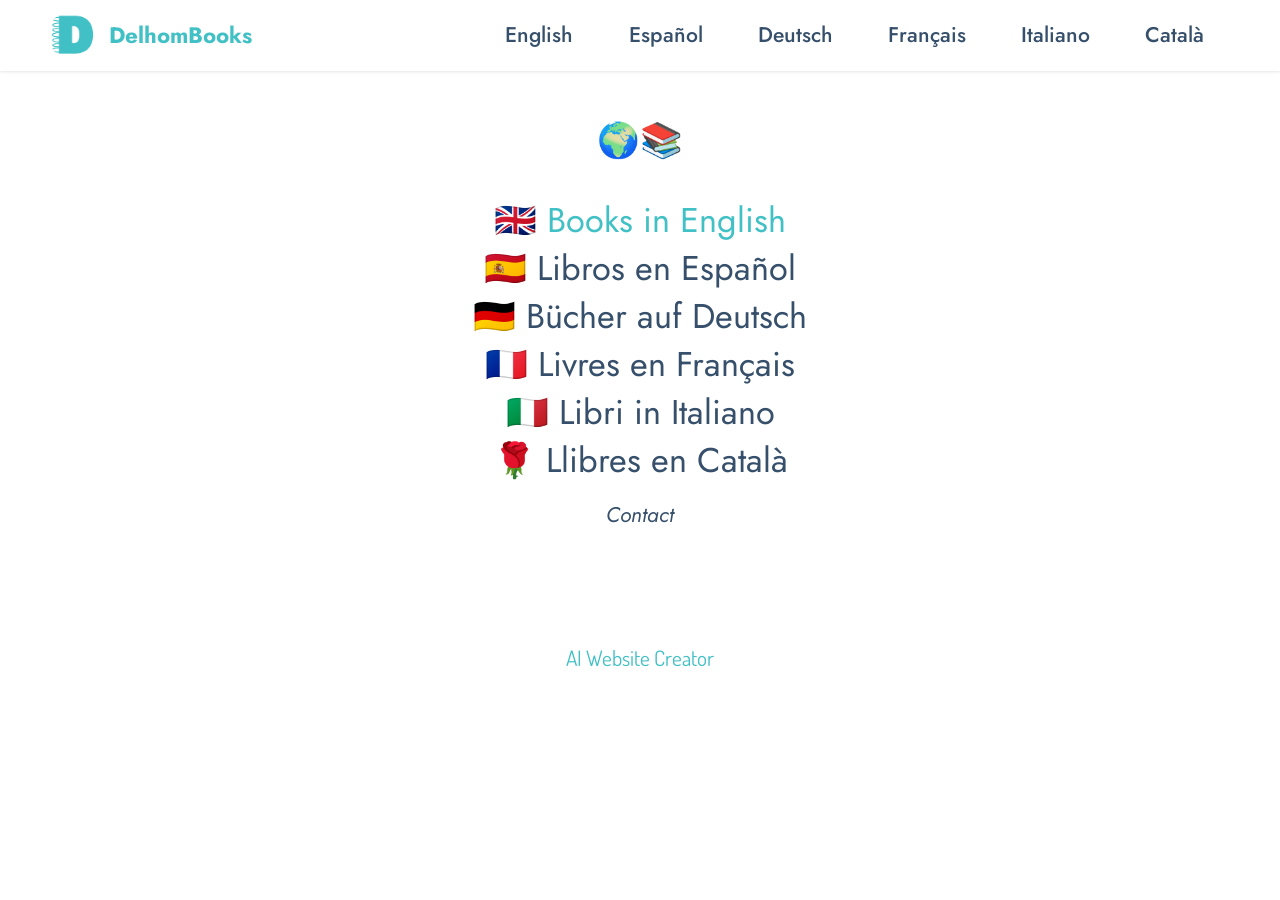
<file: index.html>
<!DOCTYPE html>
<html  >
<head>
  <!-- Site made with Mobirise Website Builder v6.1.12, https://mobirise.com -->
  <meta charset="UTF-8">
  <meta http-equiv="X-UA-Compatible" content="IE=edge">
  <meta name="generator" content="Mobirise v6.1.12, mobirise.com">
  <meta name="viewport" content="width=device-width, initial-scale=1, minimum-scale=1">
  <link rel="shortcut icon" href="assets/images/delhom-books-logo-1.png" type="image/x-icon">
  <meta name="description" content="">
  
  
  <title>Home</title>
  <link rel="stylesheet" href="assets/web/assets/mobirise-icons2/mobirise2.css">
  <link rel="stylesheet" href="assets/bootstrap/css/bootstrap.min.css">
  <link rel="stylesheet" href="assets/dropdown/css/style.css">
  <link rel="stylesheet" href="assets/socicon/css/styles.css">
  <link rel="stylesheet" href="assets/theme/css/style.css">
  <link rel="preload" href="https://fonts.googleapis.com/css?family=Jost:100,200,300,400,500,600,700,800,900,100i,200i,300i,400i,500i,600i,700i,800i,900i&display=swap" as="style" onload="this.onload=null;this.rel='stylesheet'">
  <noscript><link rel="stylesheet" href="https://fonts.googleapis.com/css?family=Jost:100,200,300,400,500,600,700,800,900,100i,200i,300i,400i,500i,600i,700i,800i,900i&display=swap"></noscript>
  <link rel="preload" href="https://fonts.googleapis.com/css?family=Dosis:200,300,400,500,600,700,800&display=swap" as="style" onload="this.onload=null;this.rel='stylesheet'">
  <noscript><link rel="stylesheet" href="https://fonts.googleapis.com/css?family=Dosis:200,300,400,500,600,700,800&display=swap"></noscript>
  <link rel="preload" as="style" href="assets/mobirise/css/mbr-additional.css?v=ltOGXm"><link rel="stylesheet" href="assets/mobirise/css/mbr-additional.css?v=ltOGXm" type="text/css">

  
  
  
</head>
<body>

<!-- Analytics -->
<script src="https://cdn.counter.dev/script.js" data-id="f0174409-9f93-45ff-89e4-c6c70f216ab6" data-utcoffset="2"></script>
<!-- /Analytics -->


  
  <section data-bs-version="5.1" class="menu menu1 cid-vgSPbWqoaC" once="menu" id="menu1-m">
    

    <nav class="navbar navbar-dropdown navbar-fixed-top navbar-expand-lg">
        <div class="container">
            <div class="navbar-brand">
                <span class="navbar-logo">
                    <a href="https://mobiri.se">
                        <img src="assets/images/delhom-books-logo-mini.png" alt="Mobirise Website Builder" style="height: 3rem;">
                    </a>
                </span>
                <span class="navbar-caption-wrap"><a class="navbar-caption text-primary new-font" href="https://mobiri.se">DelhomBooks</a></span>
            </div>
            <button class="navbar-toggler" type="button" data-toggle="collapse" data-bs-toggle="collapse" data-target="#navbarSupportedContent" data-bs-target="#navbarSupportedContent" aria-controls="navbarNavAltMarkup" aria-expanded="false" aria-label="Toggle navigation">
                <div class="hamburger">
                    <span></span>
                    <span></span>
                    <span></span>
                    <span></span>
                </div>
            </button>
            <div class="collapse navbar-collapse" id="navbarSupportedContent">
                <ul class="navbar-nav nav-dropdown nav-right" data-app-modern-menu="true"><li class="nav-item"><a class="nav-link link text-secondary text-primary display-4" href="english.html">English</a></li>
                    <li class="nav-item"><a class="nav-link link text-secondary text-primary display-4" href="index.html">Español</a></li>
                    <li class="nav-item"><a class="nav-link link text-secondary text-primary display-4" href="index.html">Deutsch</a>
                    </li><li class="nav-item"><a class="nav-link link text-secondary text-primary display-4" href="index.html">Français</a></li><li class="nav-item"><a class="nav-link link text-secondary text-primary display-4" href="index.html">Italiano</a></li><li class="nav-item"><a class="nav-link link text-secondary text-primary display-4" href="index.html">Català</a></li></ul>
                
                
            </div>
        </div>
    </nav>
</section>

<section data-bs-version="5.1" class="features18 cid-vhSX1oi29n" id="features18-3t">

    

    
    
    <div class="container">
        <div class="mbr-section-head">
            <div class="col-12">
                
                <h5 class="mbr-section-subtitle mbr-fonts-style align-center mb-0 mt-2 display-5">🌍📚</h5>
            </div>
        </div>
        <div class="row mt-4">
            <div class="item features-without-image mb-3 col-12 col-md-12 active">
                <div class="item-wrapper mb-4">
                    <div class="card-box align-left">
                        
                        <p class="mbr-text mbr-fonts-style mb-3 display-5"><a href="english.html" class="text-primary">🇬🇧 Books in English</a><br>🇪🇸 Libros en Español<br>🇩🇪 Bücher auf Deutsch<br>🇫🇷 Livres en Français<br>🇮🇹 Libri in Italiano<br>🌹 Llibres en Català<br></p>
                        <div class="link-wrap">
                            <h6 class="link mbr-fonts-style align-left display-4"><em>Contact</em></h6>
                        </div>
                    </div>
                </div>
            </div>
            
            
        </div>
    </div>
</section><section class="display-7" style="padding: 0;align-items: center;justify-content: center;flex-wrap: wrap;    align-content: center;display: flex;position: relative;height: 4rem;"><a href="https://mobiri.se/4681050" style="flex: 1 1;height: 4rem;position: absolute;width: 100%;z-index: 1;"><img alt="" style="height: 4rem;" src="[data-uri]"></a><p style="margin: 0;text-align: center;" class="display-7">&#8204;</p><a style="z-index:1" href="https://mobirise.com/builder/ai-website-creator.html">AI Website Creator</a></section><script src="assets/bootstrap/js/bootstrap.bundle.min.js"></script>  <script src="assets/smoothscroll/smooth-scroll.js"></script>  <script src="assets/ytplayer/index.js"></script>  <script src="assets/dropdown/js/navbar-dropdown.js"></script>  <script src="assets/theme/js/script.js"></script>  
  
  
</body>
</html>
</file>
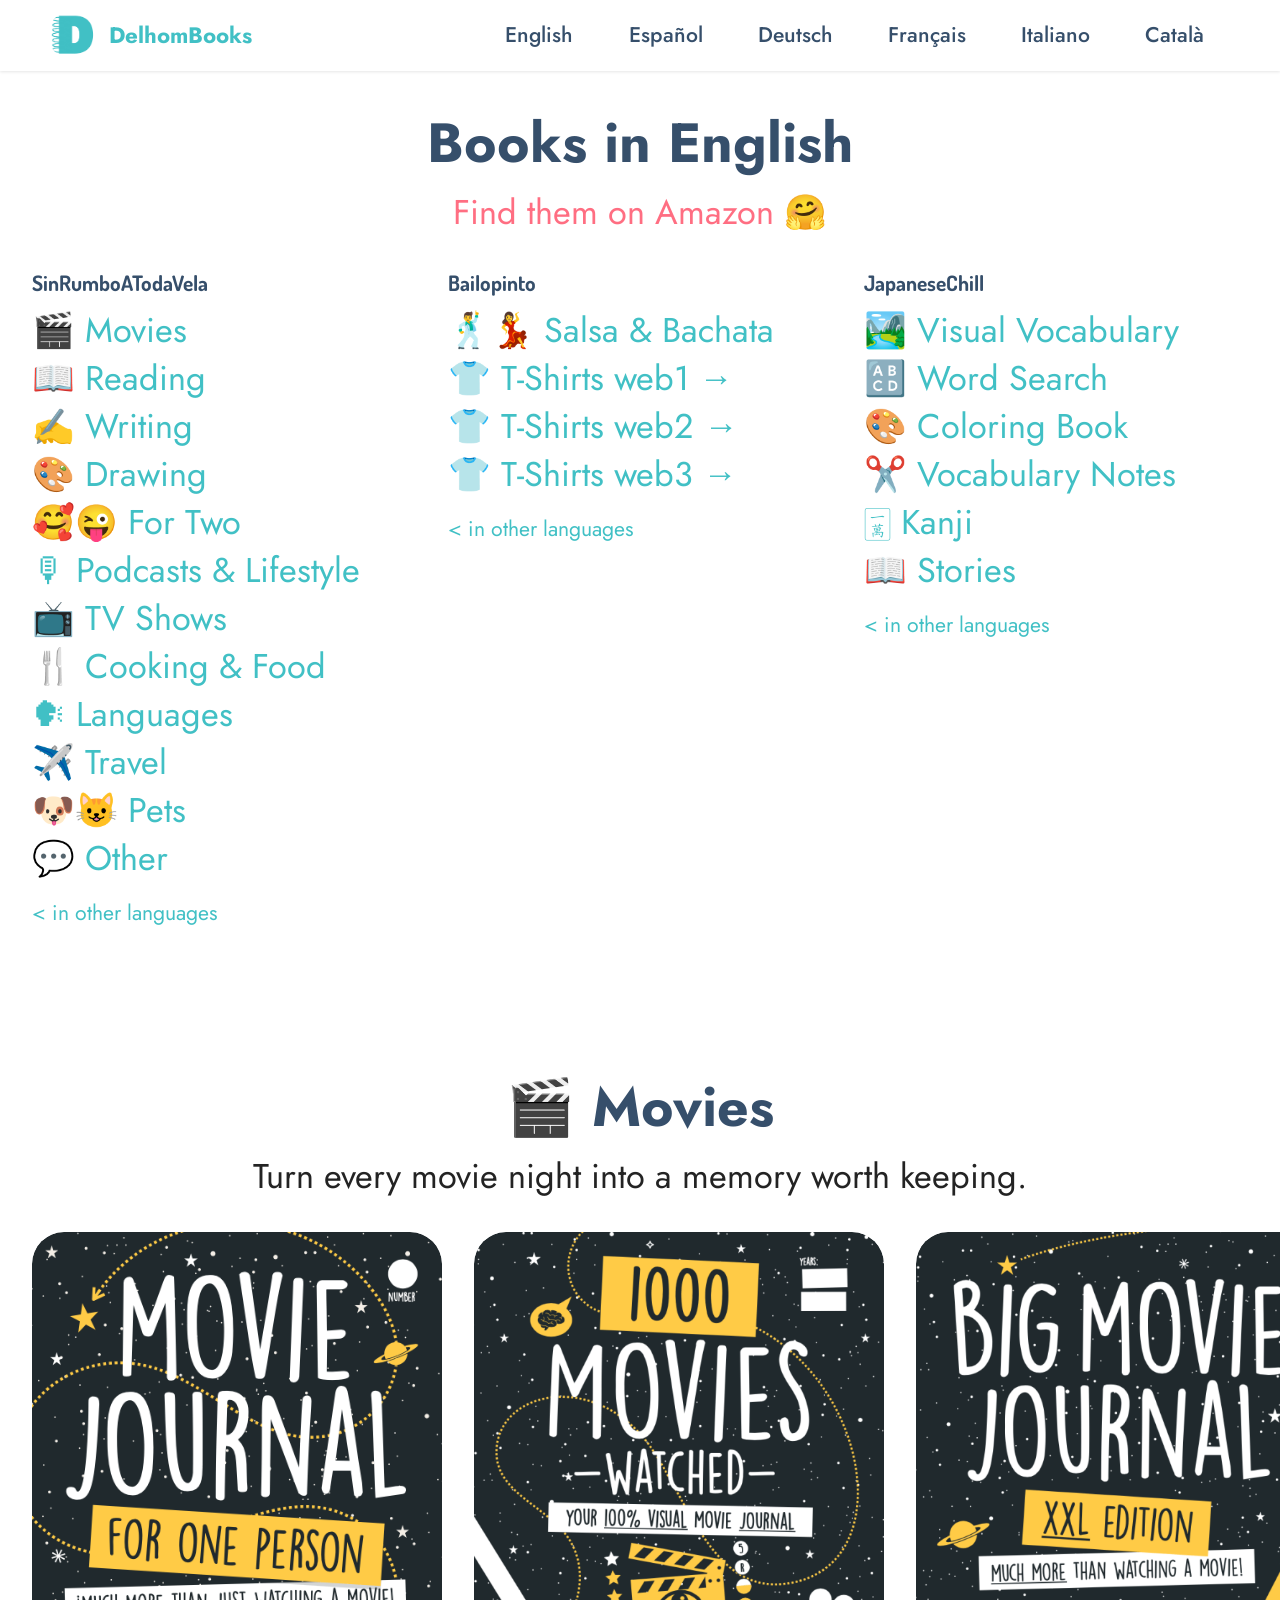
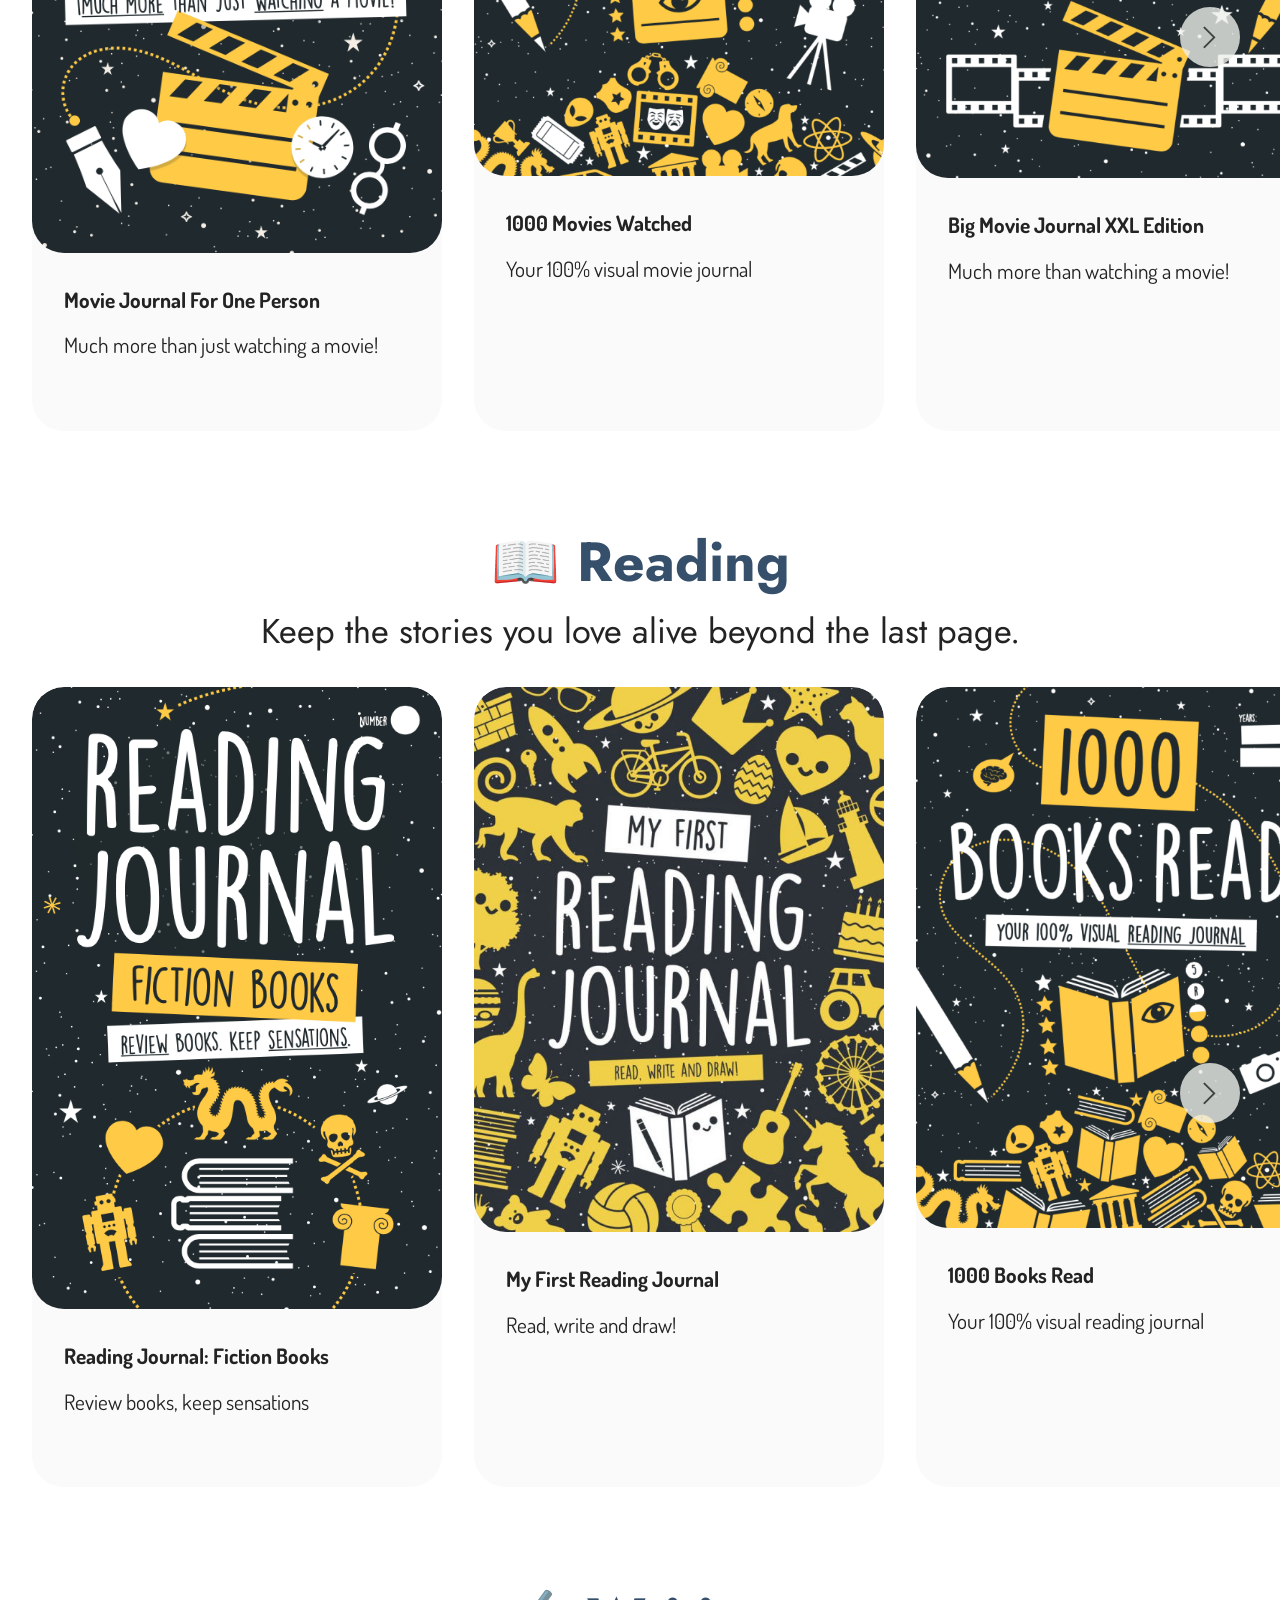
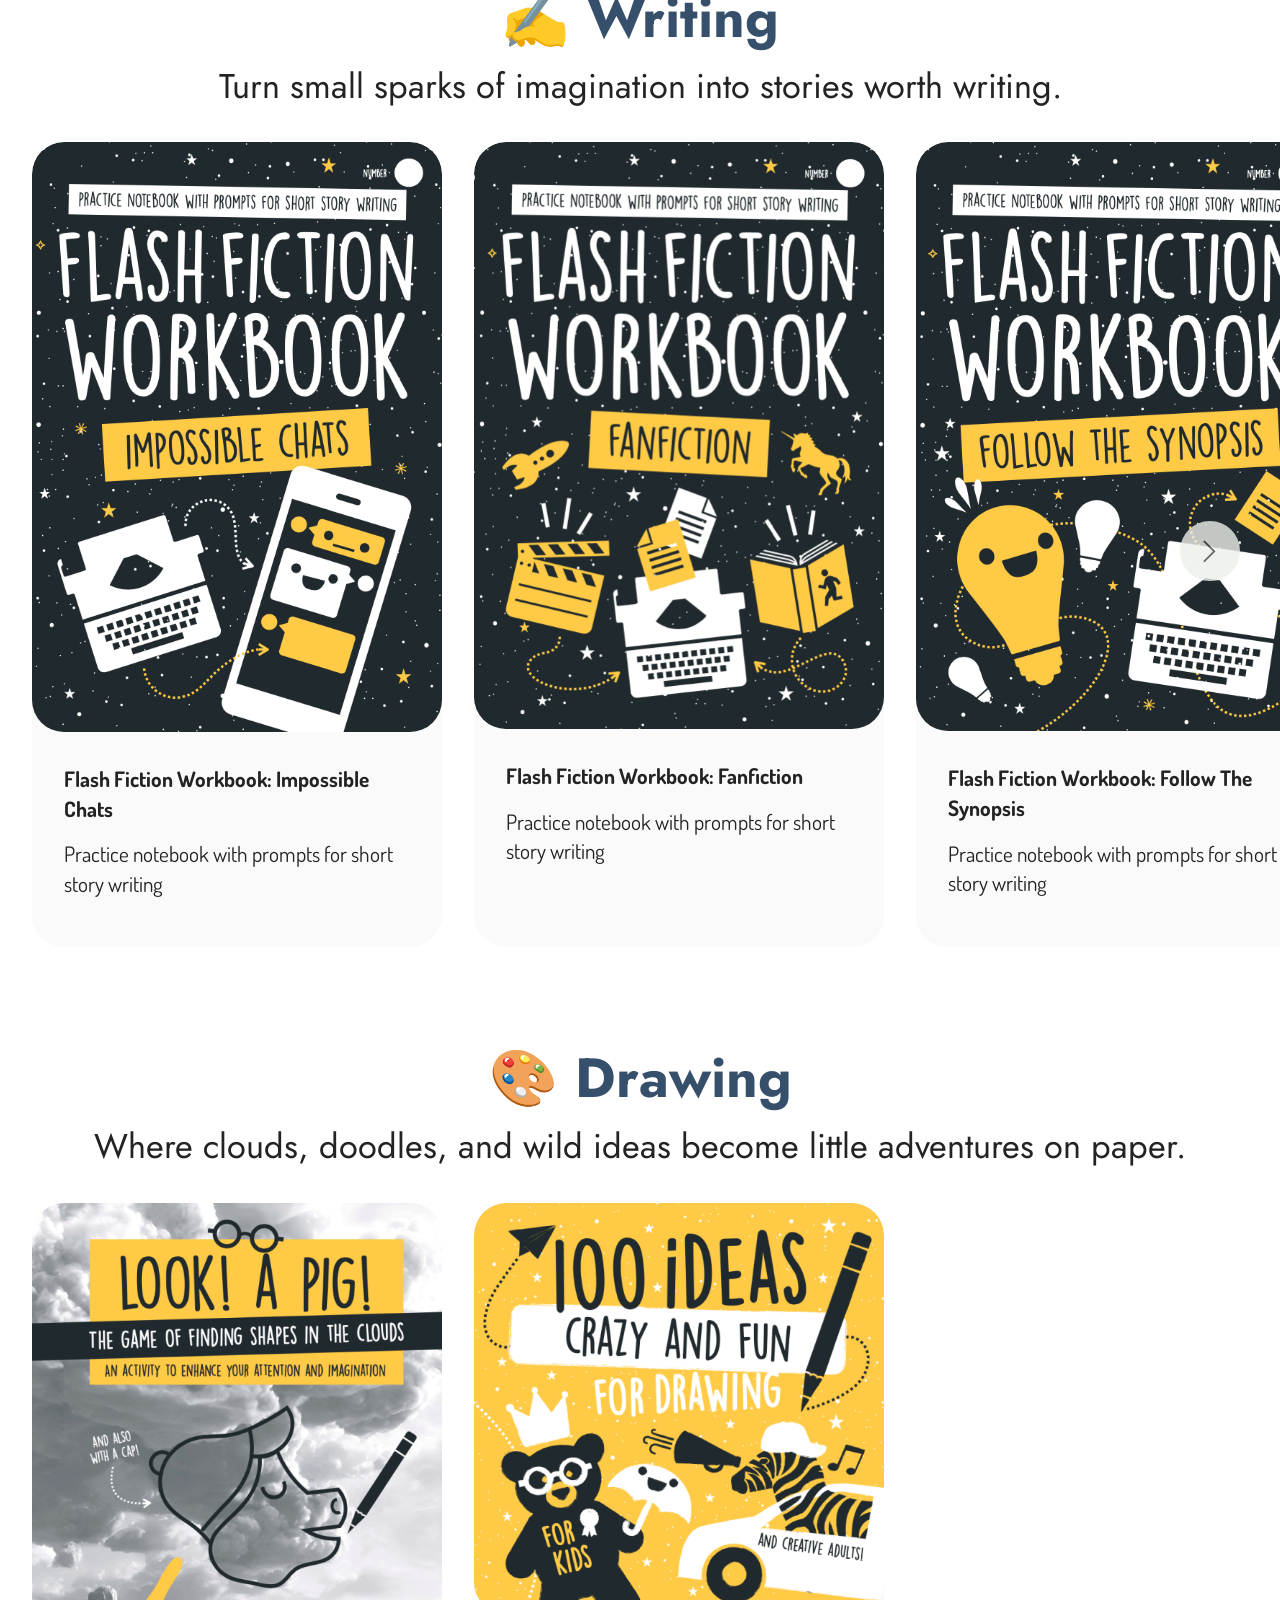
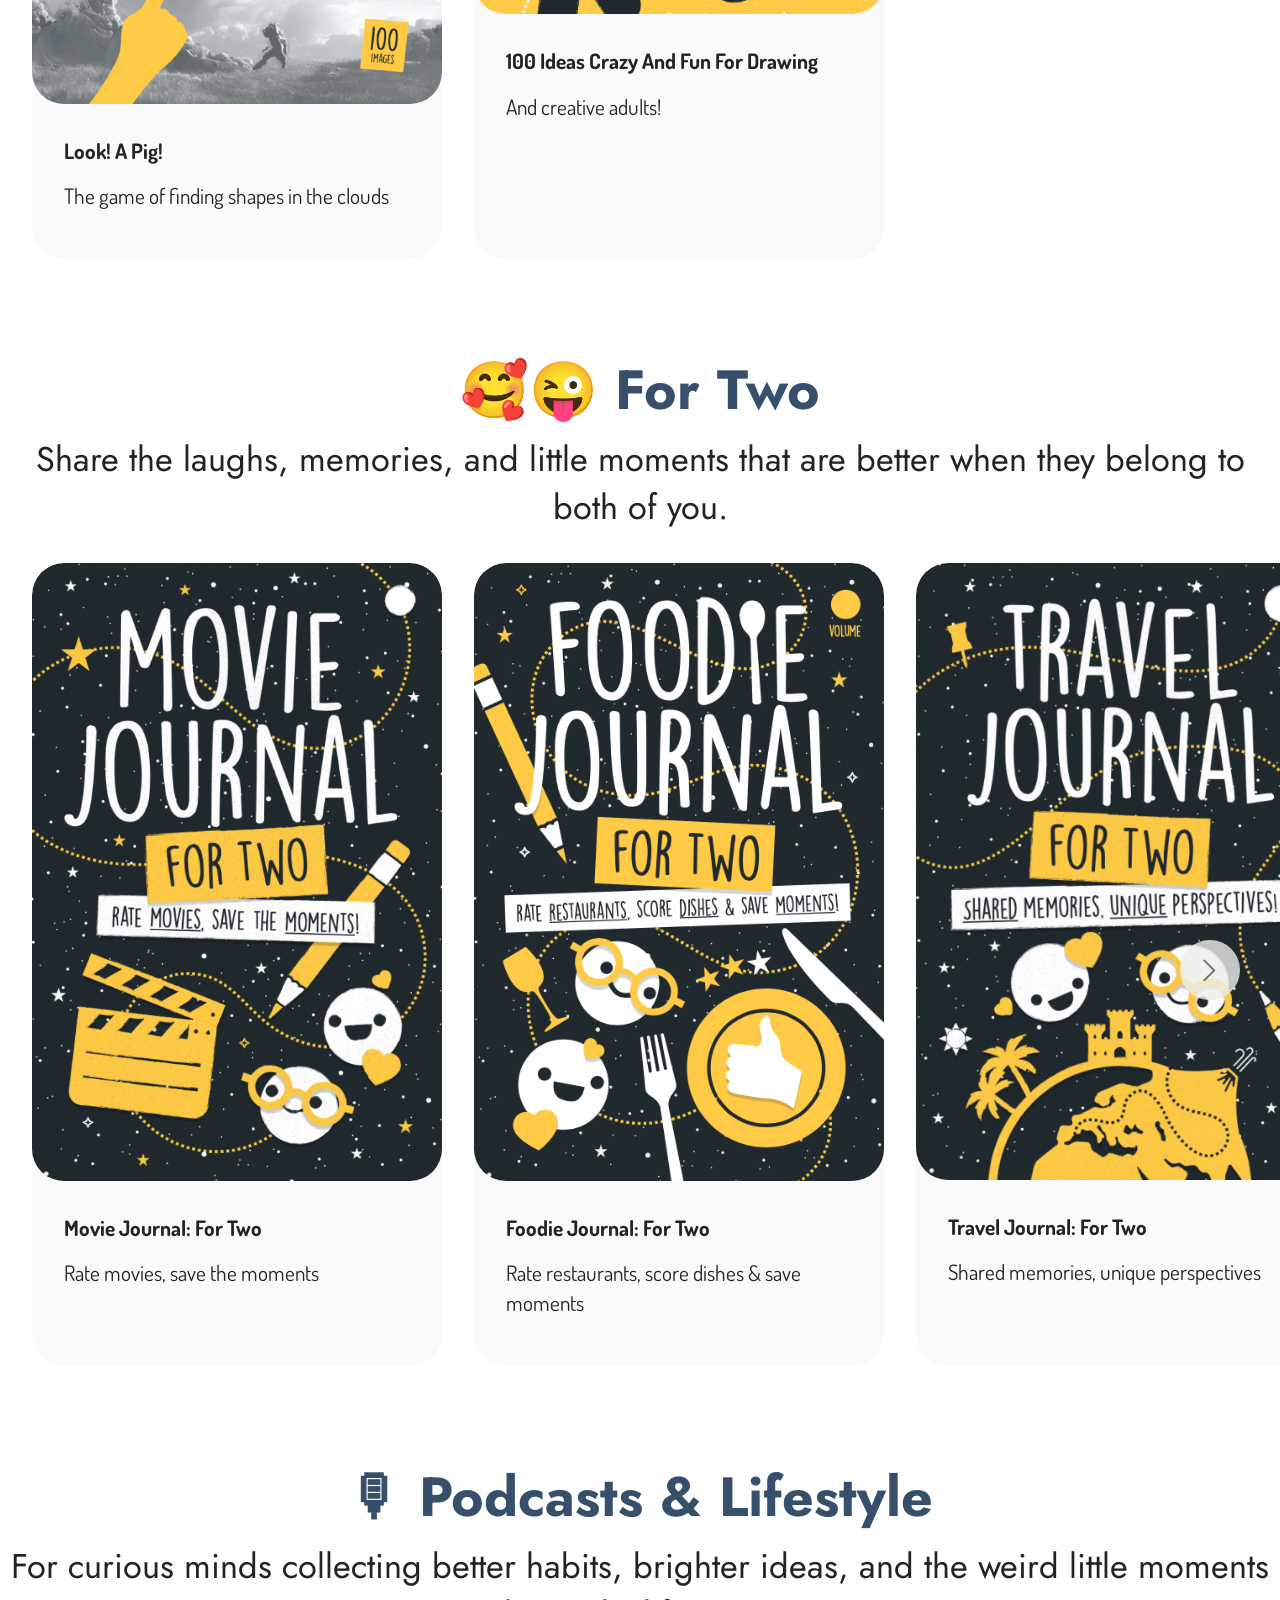
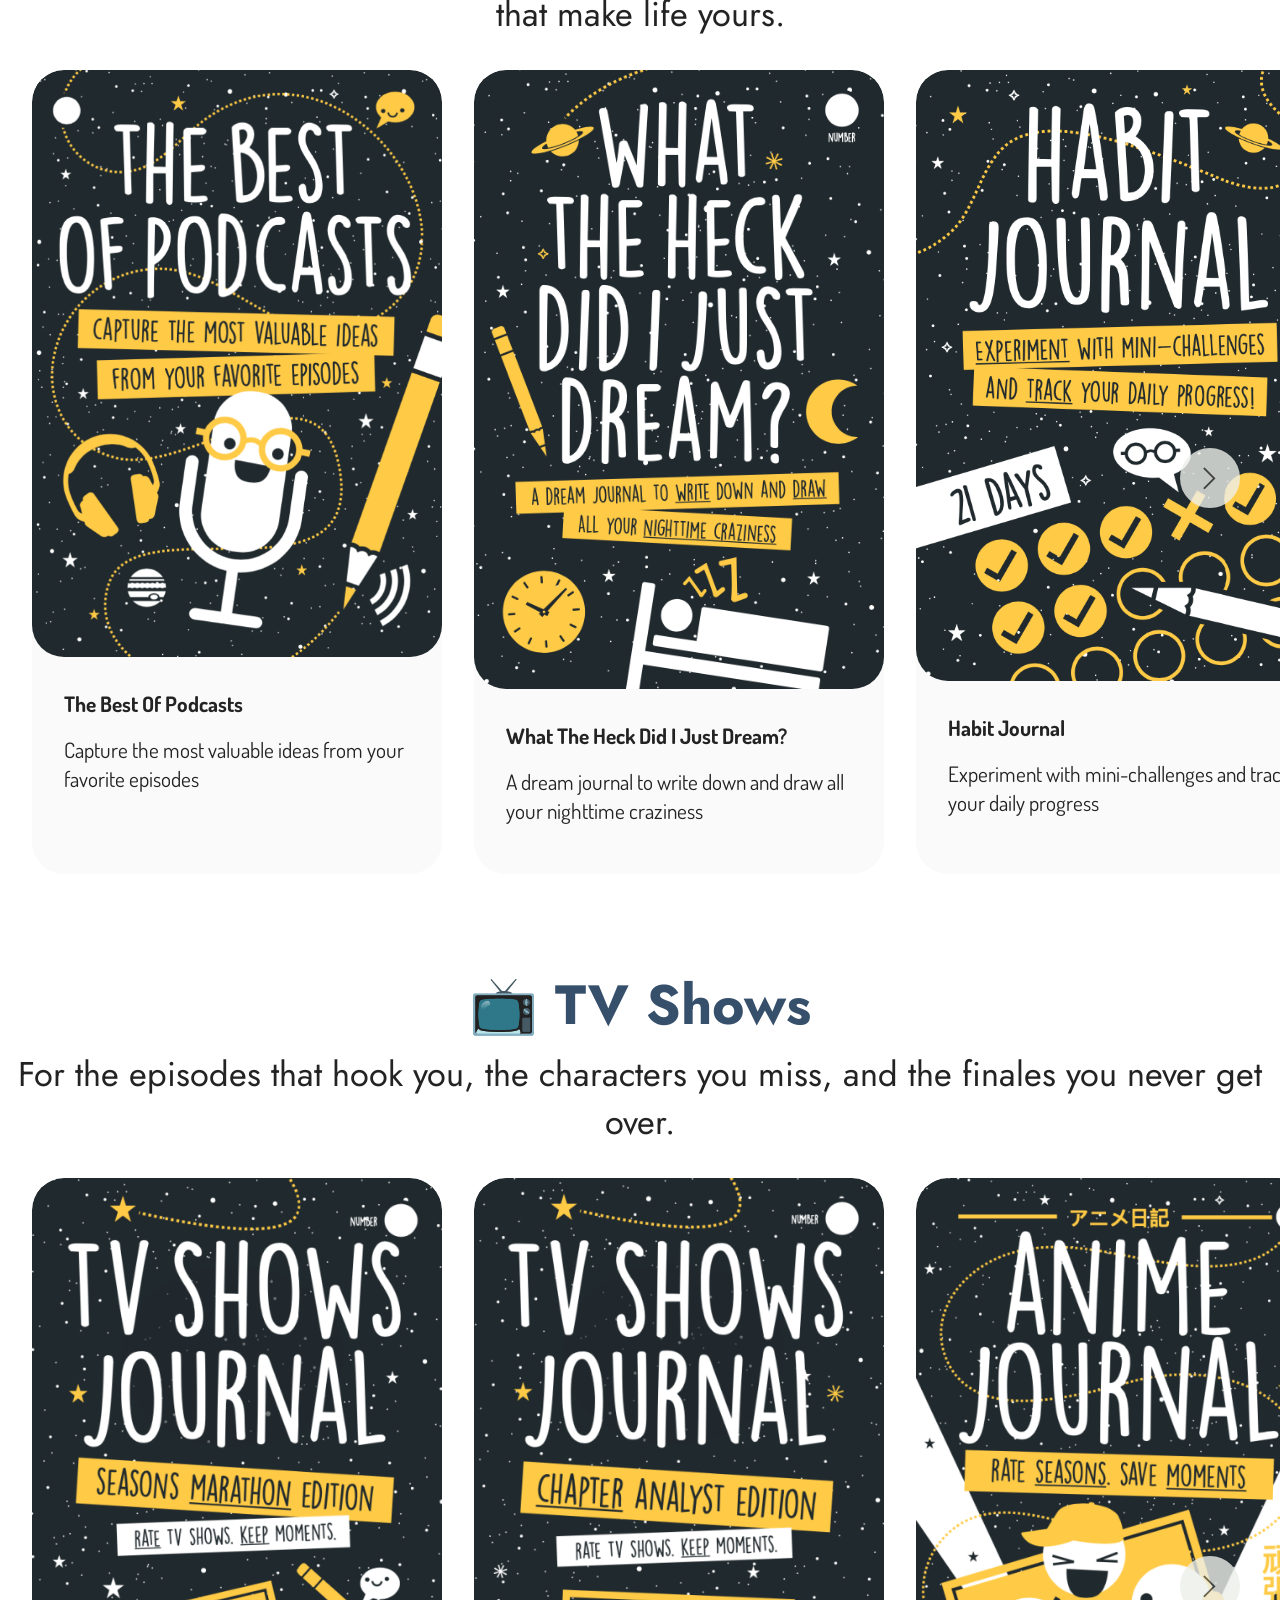
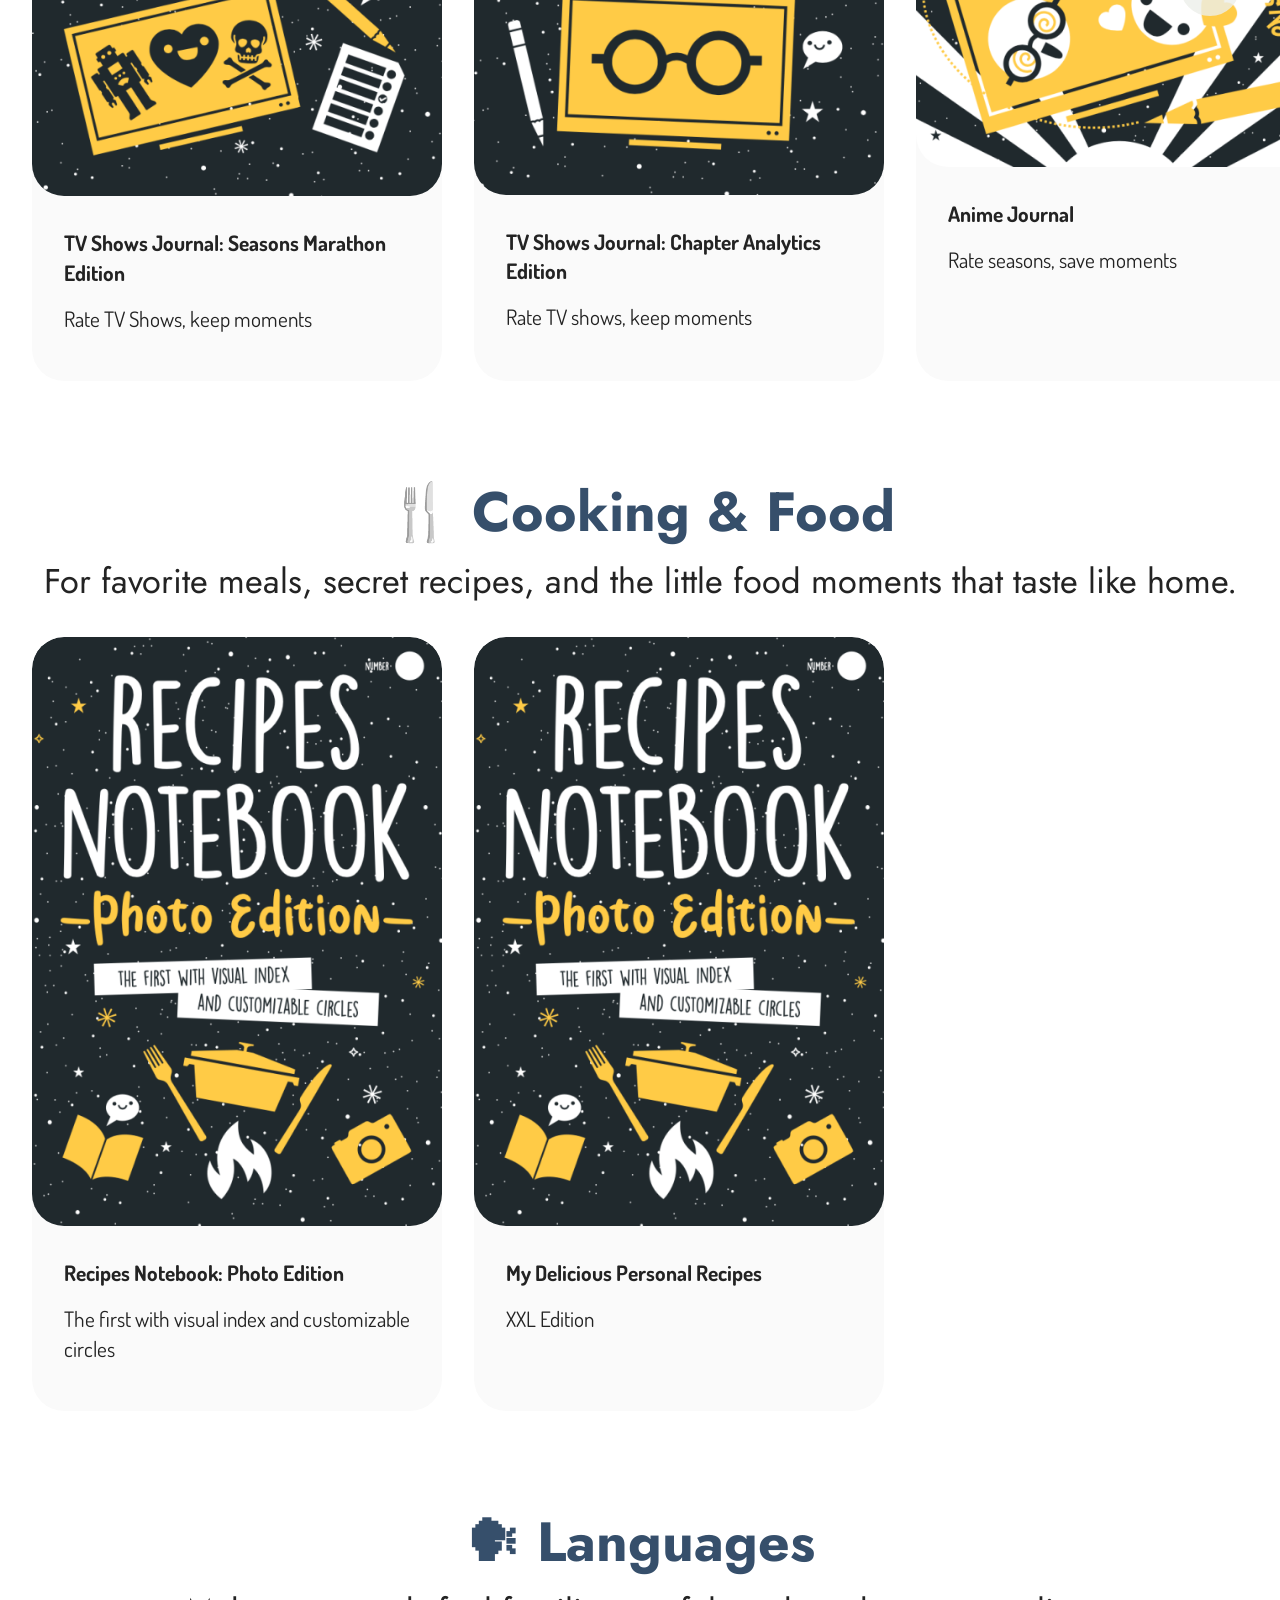
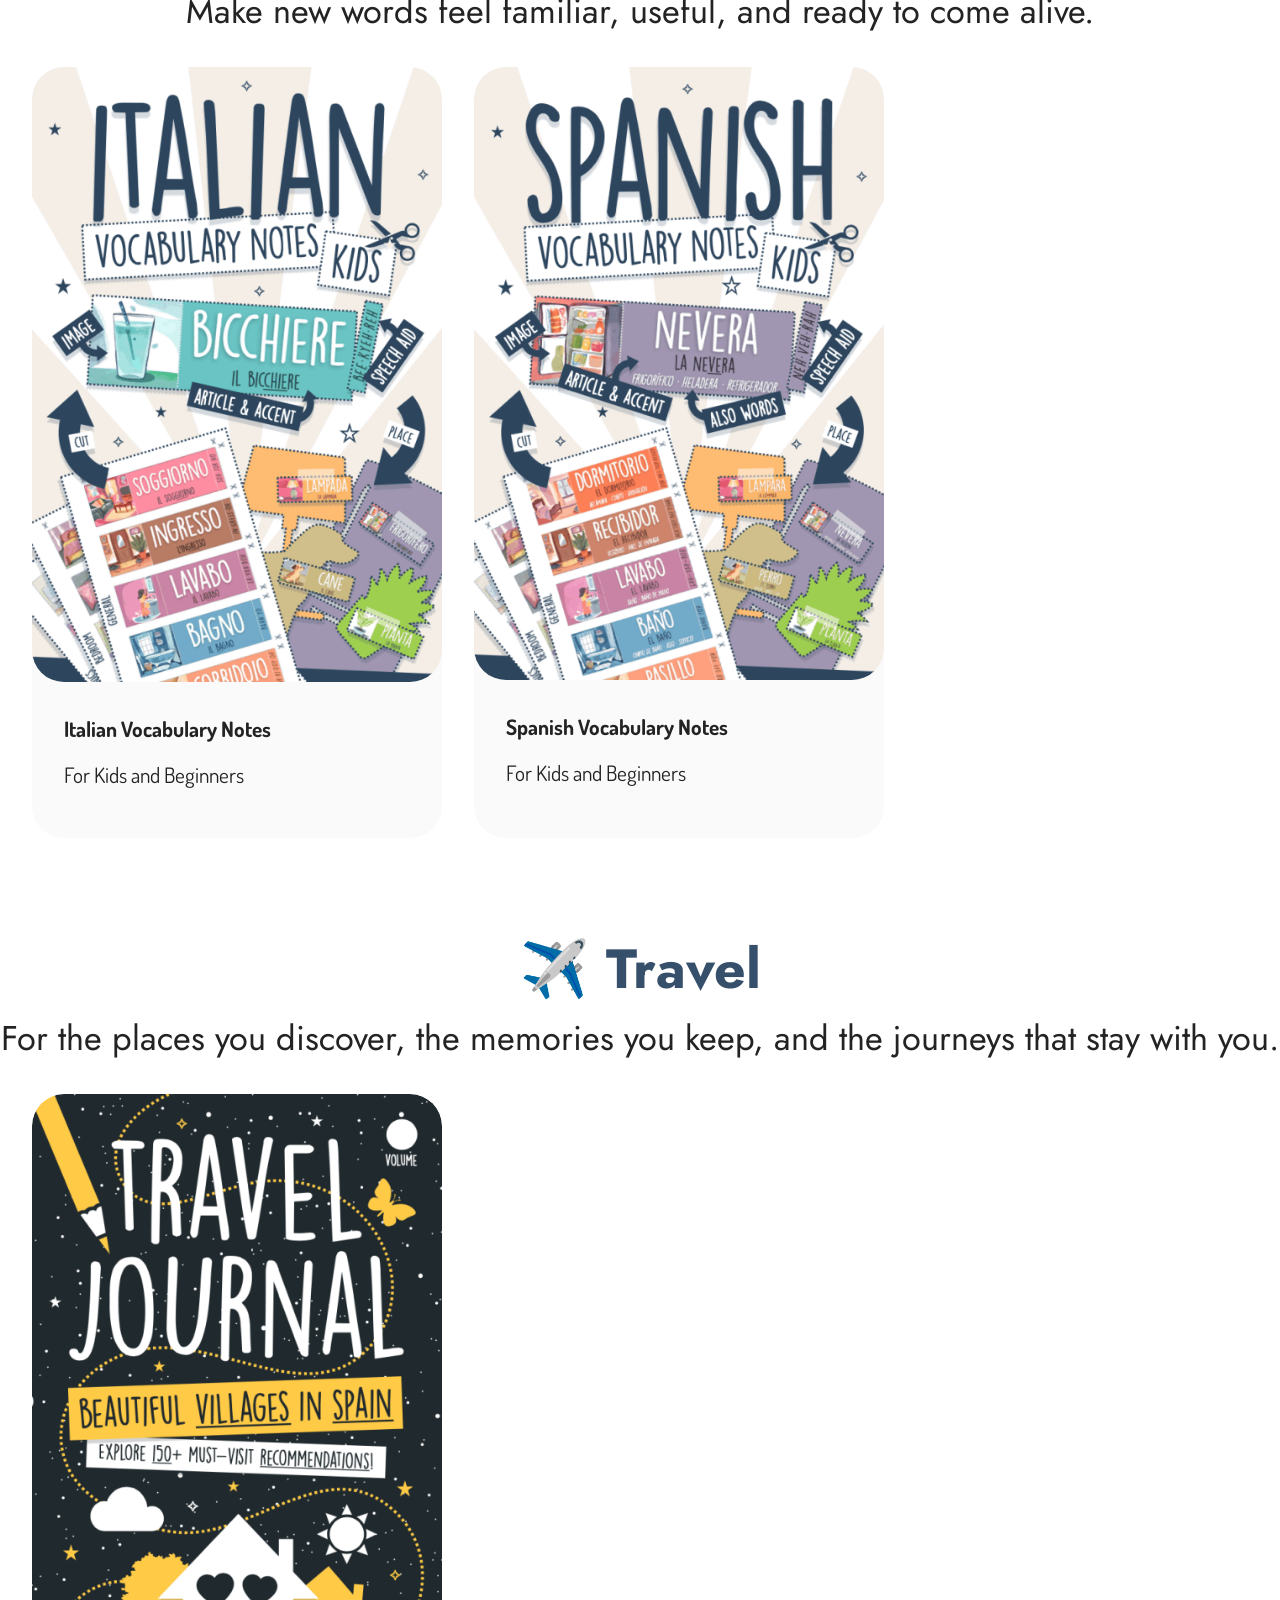
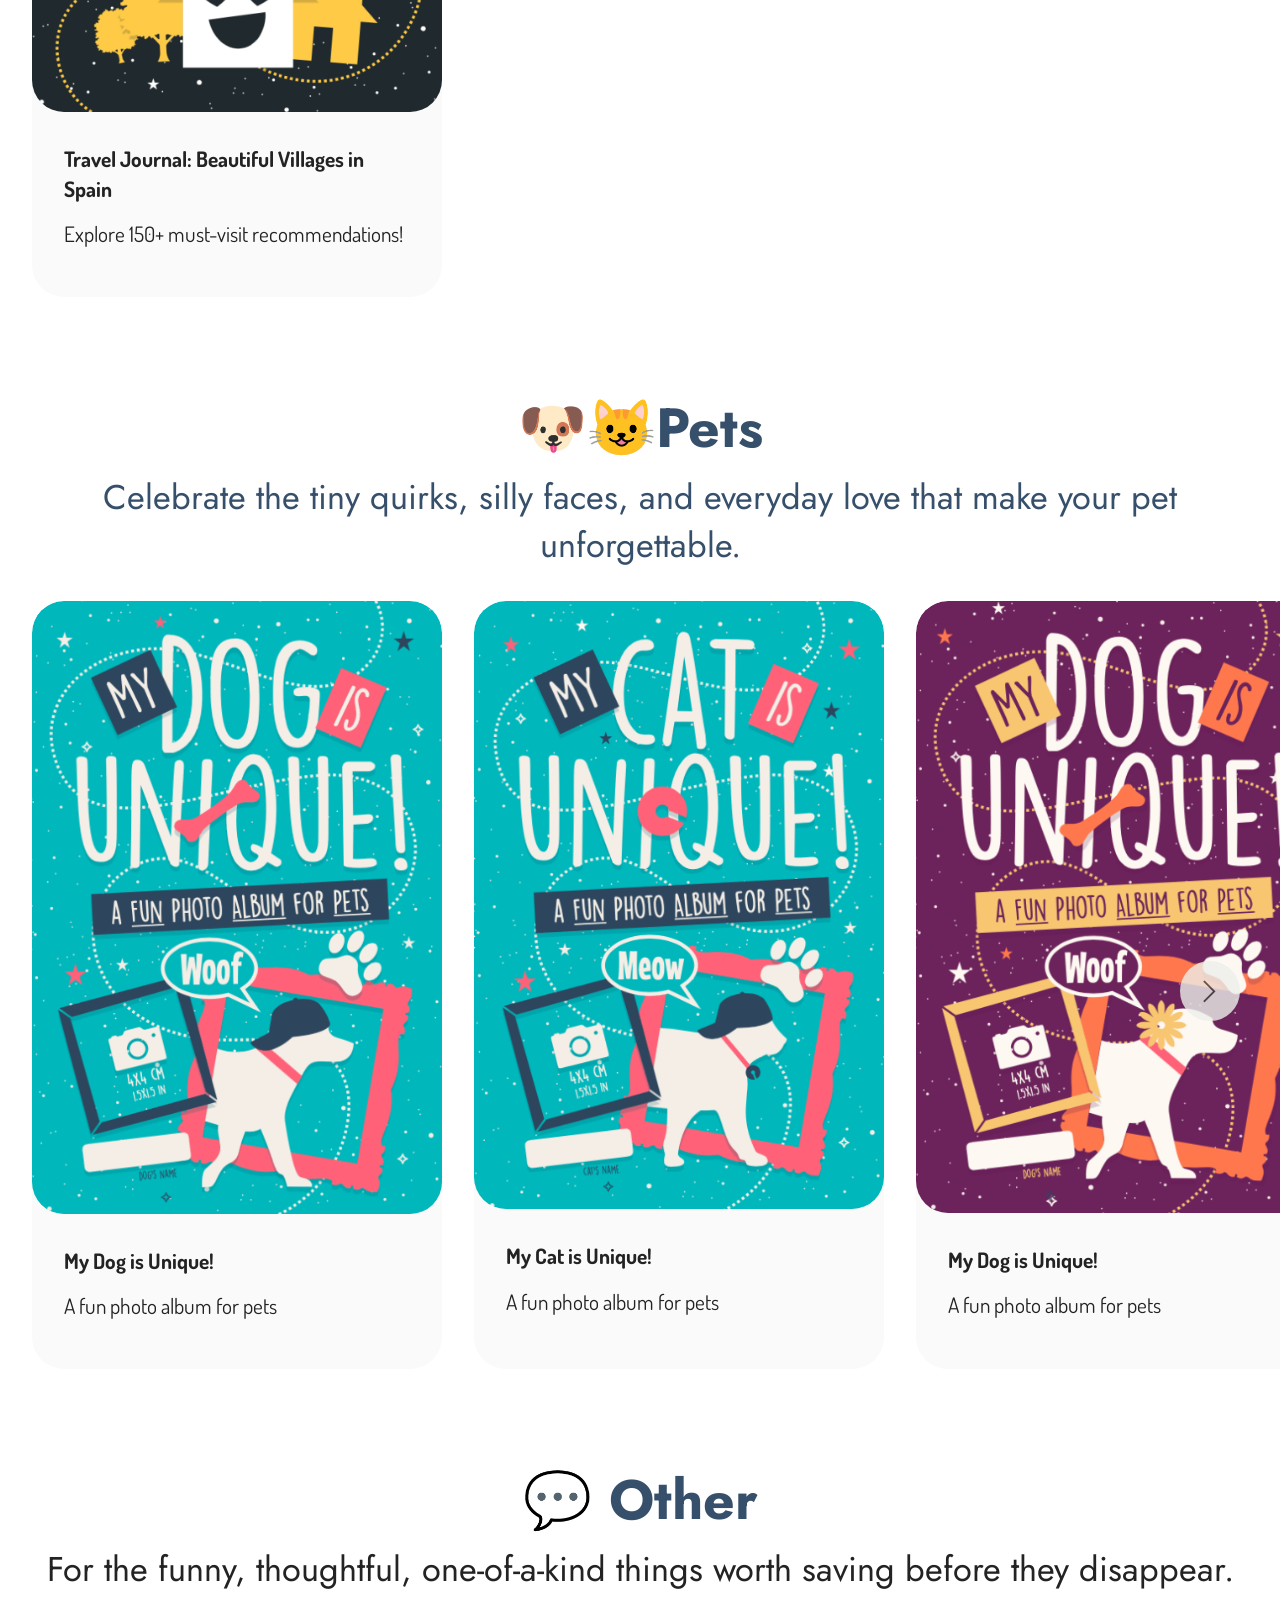
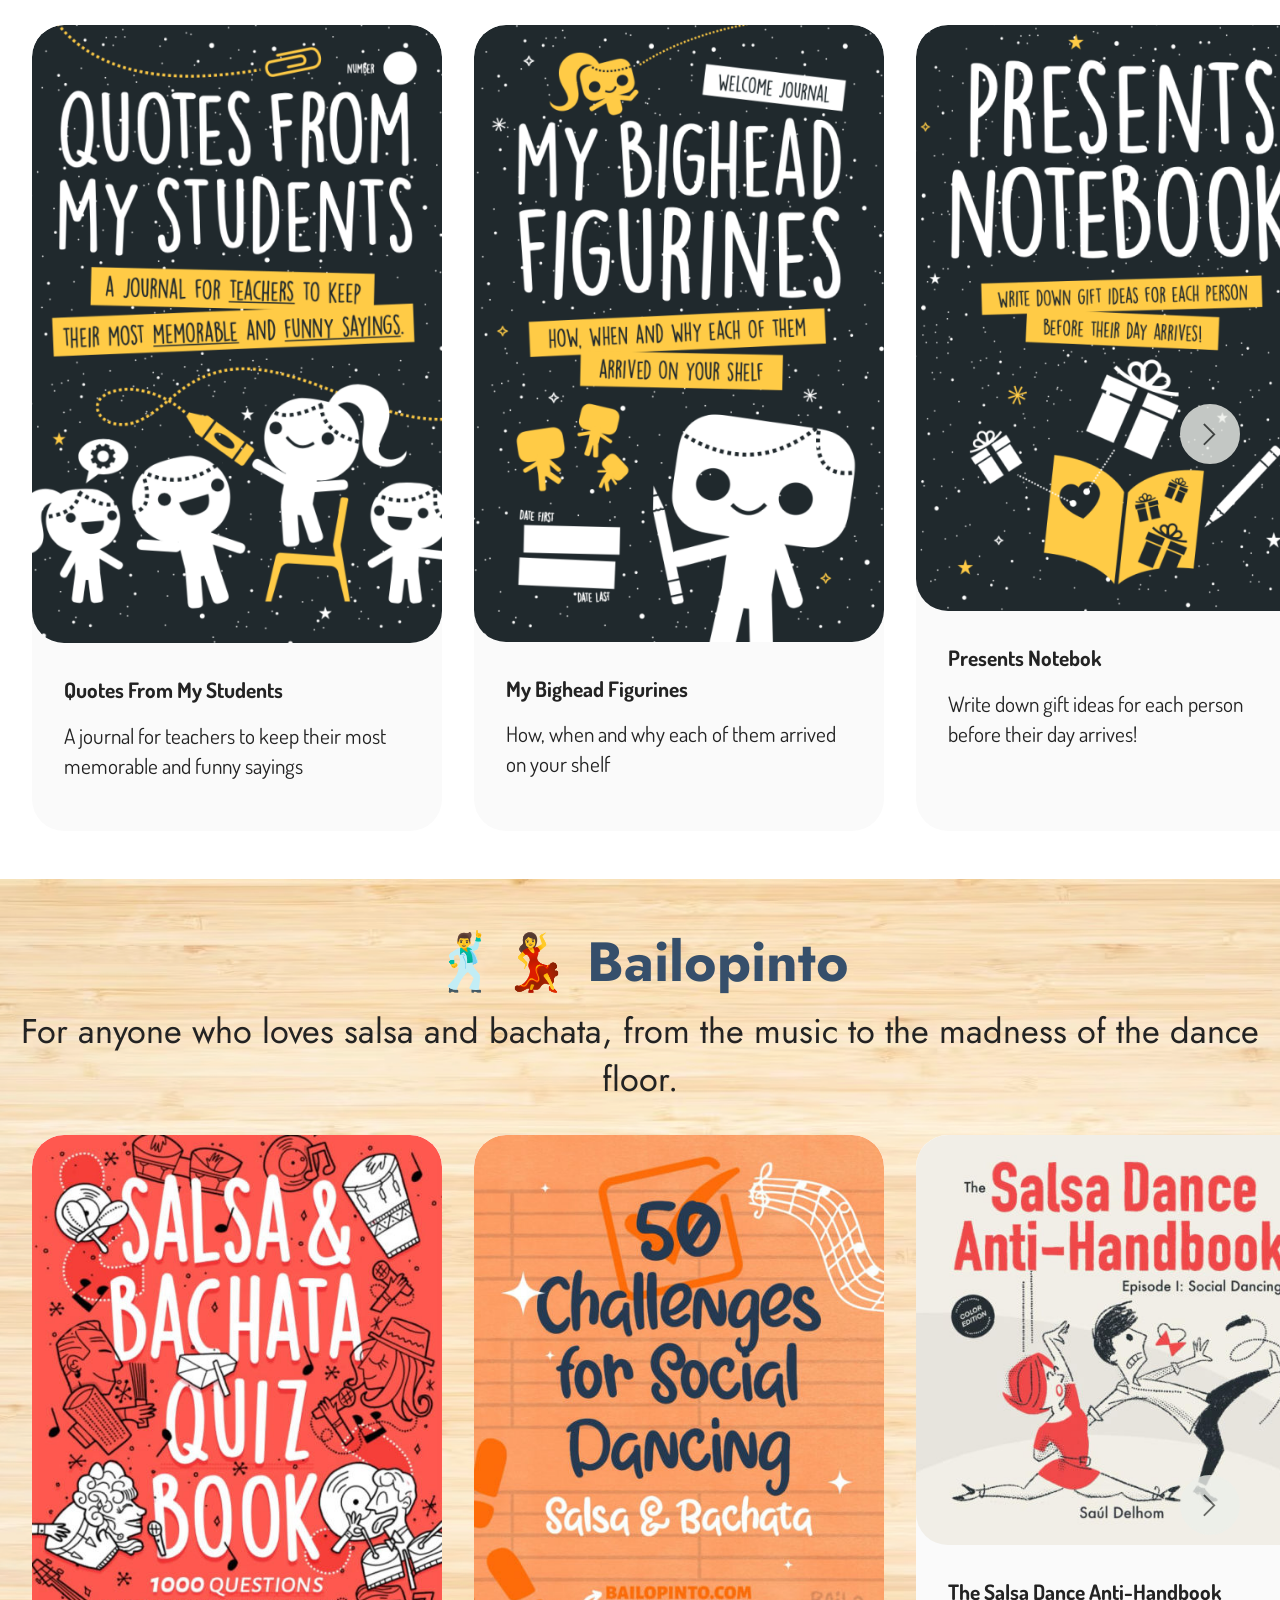
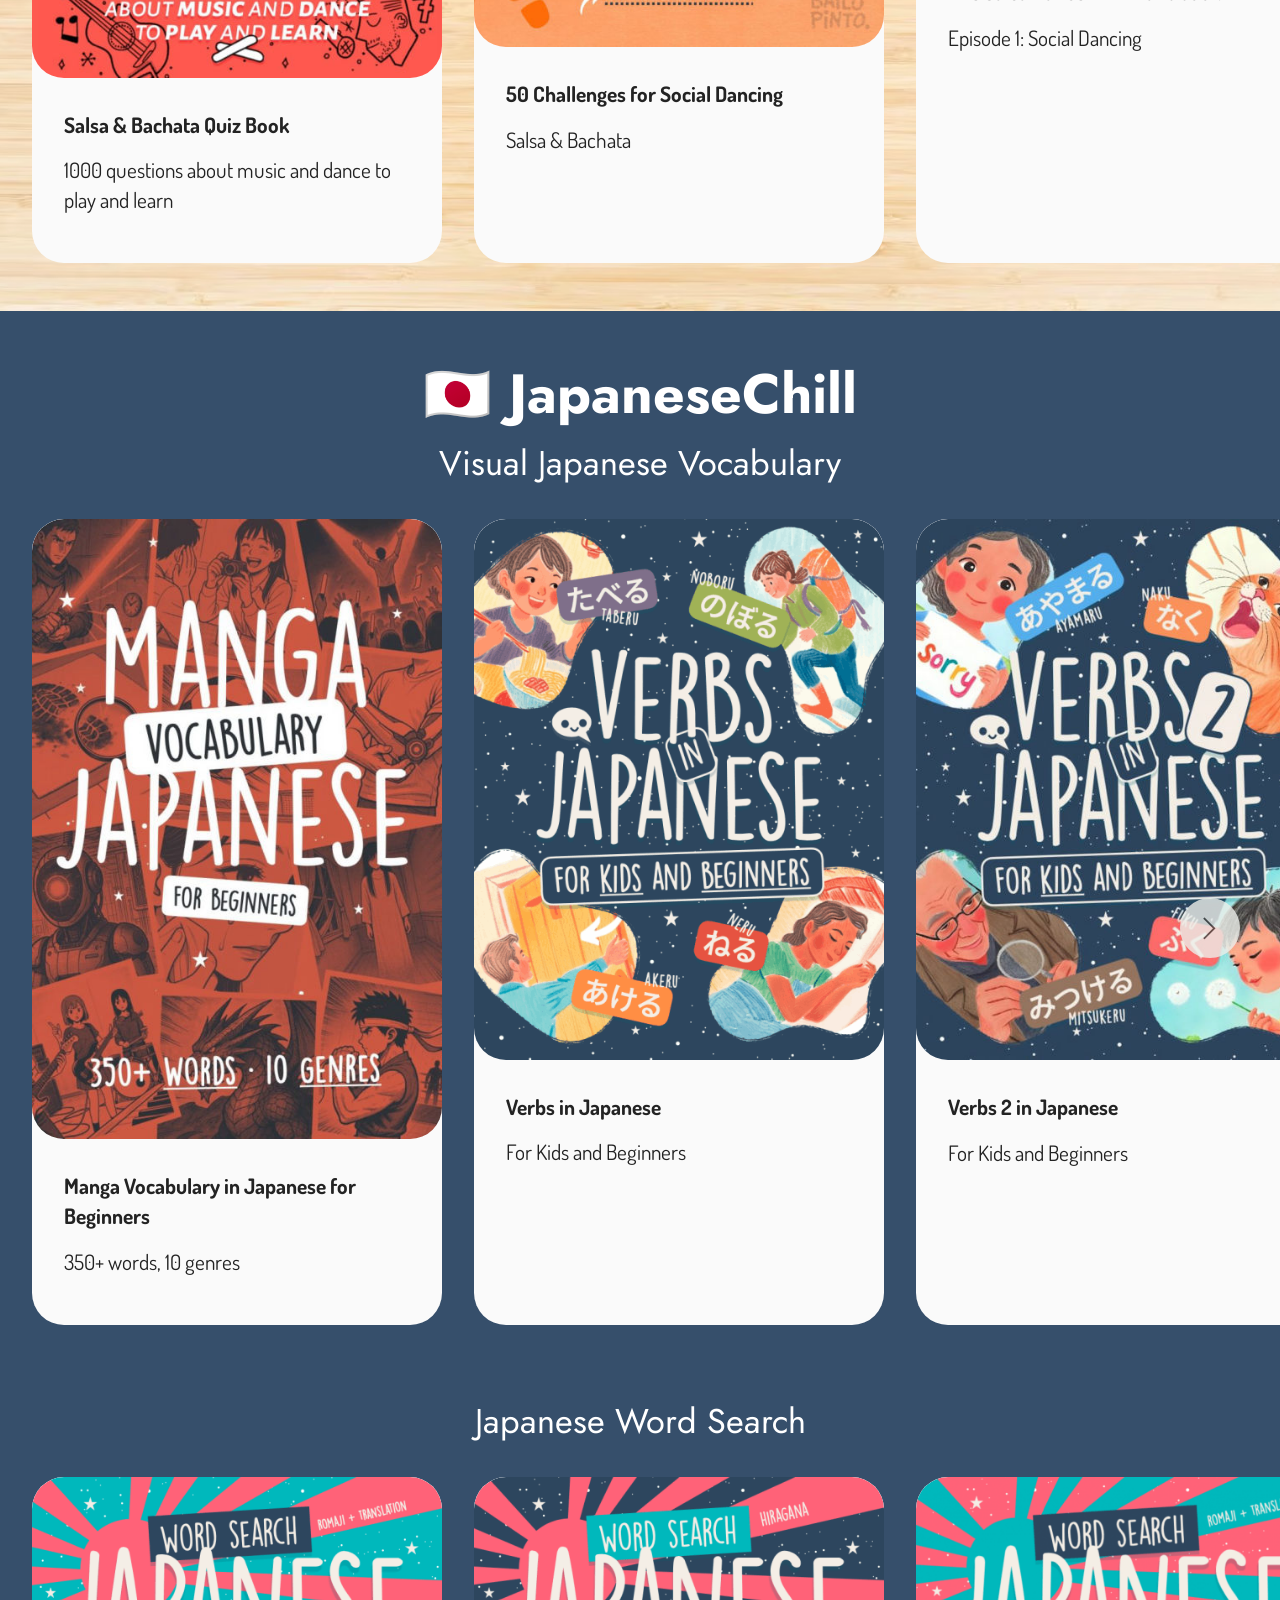
<file: english.html>
<!DOCTYPE html>
<html  >
<head>
  <!-- Site made with Mobirise Website Builder v6.1.12, https://mobirise.com -->
  <meta charset="UTF-8">
  <meta http-equiv="X-UA-Compatible" content="IE=edge">
  <meta name="generator" content="Mobirise v6.1.12, mobirise.com">
  <meta name="viewport" content="width=device-width, initial-scale=1, minimum-scale=1">
  <link rel="shortcut icon" href="assets/images/delhom-books-logo-1.png" type="image/x-icon">
  <meta name="description" content="">
  
  
  <title>Books in English</title>
  <link rel="stylesheet" href="assets/web/assets/mobirise-icons2/mobirise2.css">
  <link rel="stylesheet" href="assets/bootstrap/css/bootstrap.min.css">
  <link rel="stylesheet" href="assets/dropdown/css/style.css">
  <link rel="stylesheet" href="assets/socicon/css/styles.css">
  <link rel="stylesheet" href="assets/theme/css/style.css">
  <link rel="preload" href="https://fonts.googleapis.com/css?family=Jost:100,200,300,400,500,600,700,800,900,100i,200i,300i,400i,500i,600i,700i,800i,900i&display=swap" as="style" onload="this.onload=null;this.rel='stylesheet'">
  <noscript><link rel="stylesheet" href="https://fonts.googleapis.com/css?family=Jost:100,200,300,400,500,600,700,800,900,100i,200i,300i,400i,500i,600i,700i,800i,900i&display=swap"></noscript>
  <link rel="preload" href="https://fonts.googleapis.com/css?family=Dosis:200,300,400,500,600,700,800&display=swap" as="style" onload="this.onload=null;this.rel='stylesheet'">
  <noscript><link rel="stylesheet" href="https://fonts.googleapis.com/css?family=Dosis:200,300,400,500,600,700,800&display=swap"></noscript>
  <link rel="preload" as="style" href="assets/mobirise/css/mbr-additional.css?v=yXihge"><link rel="stylesheet" href="assets/mobirise/css/mbr-additional.css?v=yXihge" type="text/css">

  
  
  
</head>
<body>

<!-- Analytics -->
<script src="https://cdn.counter.dev/script.js" data-id="f0174409-9f93-45ff-89e4-c6c70f216ab6" data-utcoffset="2"></script>
<!-- /Analytics -->


  
  <section data-bs-version="5.1" class="menu menu1 cid-vhOz1Z4lV9" once="menu" id="menu1-33">
    

    <nav class="navbar navbar-dropdown navbar-fixed-top navbar-expand-lg">
        <div class="container">
            <div class="navbar-brand">
                <span class="navbar-logo">
                    <a href="https://mobiri.se">
                        <img src="assets/images/delhom-books-logo-mini.png" alt="Mobirise Website Builder" style="height: 3rem;">
                    </a>
                </span>
                <span class="navbar-caption-wrap"><a class="navbar-caption text-primary new-font" href="https://mobiri.se">DelhomBooks</a></span>
            </div>
            <button class="navbar-toggler" type="button" data-toggle="collapse" data-bs-toggle="collapse" data-target="#navbarSupportedContent" data-bs-target="#navbarSupportedContent" aria-controls="navbarNavAltMarkup" aria-expanded="false" aria-label="Toggle navigation">
                <div class="hamburger">
                    <span></span>
                    <span></span>
                    <span></span>
                    <span></span>
                </div>
            </button>
            <div class="collapse navbar-collapse" id="navbarSupportedContent">
                <ul class="navbar-nav nav-dropdown nav-right" data-app-modern-menu="true"><li class="nav-item"><a class="nav-link link text-secondary text-primary display-4" href="english.html">English</a></li>
                    <li class="nav-item"><a class="nav-link link text-secondary text-primary display-4" href="index.html">Español</a></li>
                    <li class="nav-item"><a class="nav-link link text-secondary text-primary display-4" href="index.html">Deutsch</a>
                    </li><li class="nav-item"><a class="nav-link link text-secondary text-primary display-4" href="index.html">Français</a></li><li class="nav-item"><a class="nav-link link text-secondary text-primary display-4" href="index.html">Italiano</a></li><li class="nav-item"><a class="nav-link link text-secondary text-primary display-4" href="index.html">Català</a></li></ul>
                
                
            </div>
        </div>
    </nav>
</section>

<section data-bs-version="5.1" class="features18 cid-vhOz1ZNUFQ" id="features18-34">

    

    
    
    <div class="container">
        <div class="mbr-section-head">
            <div class="col-12">
                <h4 class="mbr-section-title mbr-fonts-style align-center mb-0 display-2">
                    <strong>Books in English</strong></h4>
                <h5 class="mbr-section-subtitle mbr-fonts-style align-center mb-0 mt-2 display-5">Find them on Amazon 🤗</h5>
            </div>
        </div>
        <div class="row mt-4">
            <div class="item features-without-image mb-3 col-12 col-md-4 active">
                <div class="item-wrapper mb-4">
                    <div class="card-box align-left">
                        <h4 class="card-title mbr-fonts-style align-left display-7">
                            <strong>SinRumboATodaVela</strong></h4>
                        <p class="mbr-text mbr-fonts-style mb-3 display-5"><a href="english.html#slider4-35" class="text-primary">🎬 Movies</a><br><a href="english.html#slider4-3b" class="text-primary">📖 Reading</a><br><a href="english.html#slider4-3c" class="text-primary">✍️ Writing</a><br><a href="english.html#slider4-3i" class="text-primary">🎨 Drawing</a><br><a href="english.html#slider4-3v" class="text-primary">🥰😜 For Two</a><br><a href="english.html#slider4-3d" class="text-primary">🎙 Podcasts &amp; Lifestyle</a><br><a href="english.html#slider4-3e" class="text-primary">📺 TV Shows</a><br><a href="english.html#slider4-3f" class="text-primary">🍴 Cooking &amp; Food</a><br><a href="english.html#slider4-3h" class="text-primary">🗣 Languages</a><br><a href="english.html#slider4-3j" class="text-primary">✈️ Travel</a><br><a href="english.html#slider4-3k" class="text-primary">🐶😺 Pets</a><br><a href="english.html#slider4-3g" class="text-primary">💬 Other</a><br></p>
                        <div class="link-wrap">
                            <h6 class="link mbr-fonts-style align-left display-4"><a class="text-primary" href="index.html">&lt; in other languages</a></h6>
                        </div>
                    </div>
                </div>
            </div><div class="item features-without-image mb-3 col-12 col-md-4">
                <div class="item-wrapper mb-4">
                    <div class="card-box align-left">
                        <h4 class="card-title mbr-fonts-style align-left display-7">
                            <strong>Bailopinto</strong></h4>
                        <p class="mbr-text mbr-fonts-style mb-3 display-5"><a href="english.html#slider4-3s" class="text-primary">🕺💃 Salsa &amp; Bachata</a><br><a href="https://www.latostadora.com/shop/salsaybachata/?shop_trk" class="text-primary" target="_blank">👕 T-Shirts web1 →</a><br><a href="https://www.teepublic.com/user/bailopinto" class="text-primary" target="_blank">👕 T-Shirts web2 →</a><br><a href="https://www.redbubble.com/es/people/bailopinto/explore?asc=u&page=1&sortOrder=recent" class="text-primary" target="_blank">👕 T-Shirts web3 →</a><br></p>
                        <div class="link-wrap">
                            <h6 class="link mbr-fonts-style align-left display-4"><a class="text-primary" href="index.html">&lt; in other languages</a></h6>
                        </div>
                    </div>
                </div>
            </div><div class="item features-without-image mb-3 col-12 col-md-4">
                <div class="item-wrapper mb-4">
                    <div class="card-box align-left">
                        <h4 class="card-title mbr-fonts-style align-left display-7">
                            <strong>JapaneseChill</strong></h4>
                        <p class="mbr-text mbr-fonts-style mb-3 display-5"><a href="english.html#slider4-3l" class="text-primary">🏞️ Visual Vocabulary</a><br><a href="english.html#slider4-3n" class="text-primary">🔠 Word Search</a><br><a href="english.html#slider4-3o" class="text-primary">🎨 Coloring Book</a><br><a href="english.html#slider4-3p" class="text-primary">✂️ Vocabulary Notes</a><br><a href="english.html#slider4-3q" class="text-primary">🀇 Kanji</a><br><a href="english.html#slider4-3r" class="text-primary">📖 Stories</a></p>
                        <div class="link-wrap">
                            <h6 class="link mbr-fonts-style align-left display-4"><a class="text-primary" href="index.html">&lt; in other languages</a></h6>
                        </div>
                    </div>
                </div>
            </div>
            
            
        </div>
    </div>
</section>

<section data-bs-version="5.1" class="slider4 mbr-embla cid-vhOz20a2em" id="slider4-35">
    
    
    <div class="position-relative text-center">
        <div class="mbr-section-head">
            <h4 class="mbr-section-title mbr-fonts-style align-center mb-0 display-2"><strong>🎬 Movies</strong></h4>
            <h5 class="mbr-section-subtitle mbr-fonts-style align-center mb-0 mt-2 display-5">Turn every movie night into a memory worth keeping.</h5>
        </div>
        <div class="embla mt-4" data-skip-snaps="true" data-align="center" data-contain-scroll="trimSnaps" data-auto-play-interval="5" data-draggable="true">
            <div class="embla__viewport container-fluid">
                <div class="embla__container">
                    
                    <div class="embla__slide slider-image item active" style="margin-left: 1rem; margin-right: 1rem;">
                        <div class="slide-content">
                            <div class="item-wrapper">
                                <div class="item-img">
                                    
                                <a href="https://amzn.eu/d/eSizv73" target="true"></a><a href="https://amzn.eu/d/2u6a8vP" target="true"></a><a href="" target="true"></a><a href="https://a.co/d/hIGb1kg"><img src="assets/images/movie-journal-for-one-person-488x739.webp" alt="movie journal for one person" data-slide-to="1" data-bs-slide-to="1"></a></div>
                            </div>
                            <div class="item-content">
                                <h5 class="item-title mbr-fonts-style display-7"><strong>Movie Journal For One Person</strong></h5>
                                
                                <p class="mbr-text mbr-fonts-style mt-3 display-7">Much more than just watching a movie!</p>
                            </div>
                            
                        </div>
                    </div><div class="embla__slide slider-image item" style="margin-left: 1rem; margin-right: 1rem;">
                        <div class="slide-content">
                            <div class="item-wrapper">
                                <div class="item-img">
                                    
                                <a href="https://amzn.eu/d/eSizv73" target="true"></a><a href="https://amzn.eu/d/2u6a8vP" target="true"></a><a href="" target="false"></a><a href="https://a.co/d/6l2zCUS"><img src="assets/images/1000-movies-watched-journal-571x758.webp" alt="1000 movies watched" data-slide-to="2" data-bs-slide-to="2"></a></div>
                            </div>
                            <div class="item-content">
                                <h5 class="item-title mbr-fonts-style display-7"><strong>1000 Movies Watched</strong></h5>
                                
                                <p class="mbr-text mbr-fonts-style mt-3 display-7">Your 100% visual movie journal</p>
                            </div>
                            
                        </div>
                    </div><div class="embla__slide slider-image item" style="margin-left: 1rem; margin-right: 1rem;">
                        <div class="slide-content">
                            <div class="item-wrapper">
                                <div class="item-img">
                                    
                                <a href="https://amzn.eu/d/eSizv73" target="true"></a><a href="https://amzn.eu/d/2u6a8vP" target="true"></a><a href="https://a.co/d/cbdyMnU" target="true"></a><a href="https://a.co/d/cbdyMnU"><img src="assets/images/big-movie-journal-xxl-571x761.webp" alt="big movie journal" data-slide-to="3" data-bs-slide-to="3"></a></div>
                            </div>
                            <div class="item-content">
                                <h5 class="item-title mbr-fonts-style display-7"><strong>Big Movie Journal XXL Edition</strong></h5>
                                
                                <p class="mbr-text mbr-fonts-style mt-3 display-7">Much more than watching a movie!</p>
                            </div>
                            
                        </div>
                    </div><div class="embla__slide slider-image item" style="margin-left: 1rem; margin-right: 1rem;">
                        <div class="slide-content">
                            <div class="item-wrapper">
                                <div class="item-img">
                                    
                                <a href="https://amzn.eu/d/eSizv73" target="true"></a><a href="https://amzn.eu/d/2u6a8vP" target="true"></a><a href="https://a.co/d/gg9wDfM" target="true"></a><a href="https://a.co/d/gg9wDfM"><img src="assets/images/10-movies-where-571x855.webp" alt="10 movies where" data-slide-to="4" data-bs-slide-to="4"></a></div>
                            </div>
                            <div class="item-content">
                                <h5 class="item-title mbr-fonts-style display-7"><strong>10 Movies Where...</strong></h5>
                                
                                <p class="mbr-text mbr-fonts-style mt-3 display-7">The game of finding movies with something in common!</p>
                            </div>
                            
                        </div>
                    </div><div class="embla__slide slider-image item" style="margin-left: 1rem; margin-right: 1rem;">
                        <div class="slide-content">
                            <div class="item-wrapper">
                                <div class="item-img">
                                    
                                <a href="https://amzn.eu/d/eSizv73" target="true"></a><a href="https://amzn.eu/d/2u6a8vP" target="true"></a><a href="https://a.co/d/hIGb1kg" target="true"></a><a href="https://a.co/d/an6wG7r" target="true"></a><a href="https://a.co/d/dqVHIdJ" target="true"></a><a href="https://a.co/d/dqVHIdJ"><img src="assets/images/movie-journal-for-two-ocean-488x736.webp" alt="movie journal for two" data-slide-to="5" data-bs-slide-to="5"></a></div>
                            </div>
                            <div class="item-content">
                                <h5 class="item-title mbr-fonts-style display-7"><strong>Movie Journal For Two</strong></h5>
                                
                                <p class="mbr-text mbr-fonts-style mt-3 display-7">Rate movies, save the moments!</p>
                            </div>
                            
                        </div>
                    </div><div class="embla__slide slider-image item" style="margin-left: 1rem; margin-right: 1rem;">
                        <div class="slide-content">
                            <div class="item-wrapper">
                                <div class="item-img">
                                    
                                <a href="https://amzn.eu/d/eSizv73" target="true"></a><a href="https://amzn.eu/d/2u6a8vP" target="true"></a><a href="https://a.co/d/hIGb1kg" target="true"></a><a href="https://a.co/d/an6wG7r" target="true"></a><a href="https://a.co/d/8dFHPFZ"><img src="assets/images/movie-journal-for-one-ocean-488x736.webp" alt="movie journal for two" data-slide-to="6" data-bs-slide-to="6"></a></div>
                            </div>
                            <div class="item-content">
                                <h5 class="item-title mbr-fonts-style display-7"><strong>Movie Journal For One Person</strong></h5>
                                
                                <p class="mbr-text mbr-fonts-style mt-3 display-7">Much more than just watching a movie!</p>
                            </div>
                            
                        </div>
                    </div><div class="embla__slide slider-image item" style="margin-left: 1rem; margin-right: 1rem;">
                        <div class="slide-content">
                            <div class="item-wrapper">
                                <div class="item-img">
                                    
                                <a href="https://amzn.eu/d/eSizv73" target="true"></a><a href="https://amzn.eu/d/2u6a8vP" target="true"></a><a href="https://a.co/d/hIGb1kg" target="true"></a><a href="https://a.co/d/an6wG7r" target="true"></a><a href="https://a.co/d/dqVHIdJ" target="false"></a><a href="https://a.co/d/8dFHPFZ" target="true"></a><a href="https://a.co/d/ewynyPs" target="true"></a><a href="https://a.co/d/ewynyPs"><img src="assets/images/movie-journal-for-two-magic-487x728.webp" alt="movie journal for one two" data-slide-to="8" data-bs-slide-to="8"></a></div>
                            </div>
                            <div class="item-content">
                                <h5 class="item-title mbr-fonts-style display-7"><strong>Movie Journal For Two</strong></h5>
                                
                                <p class="mbr-text mbr-fonts-style mt-3 display-7">Rate movies, save the moments!</p>
                            </div>
                            
                        </div>
                    </div><div class="embla__slide slider-image item" style="margin-left: 1rem; margin-right: 1rem;">
                        <div class="slide-content">
                            <div class="item-wrapper">
                                <div class="item-img">
                                    
                                <a href="https://amzn.eu/d/eSizv73" target="true"></a><a href="https://amzn.eu/d/2u6a8vP" target="true"></a><a href="https://a.co/d/hIGb1kg" target="true"></a><a href="https://a.co/d/an6wG7r" target="true"></a><a href="https://a.co/d/dqVHIdJ" target="false"></a><a href="https://a.co/d/8dFHPFZ" target="true"></a><a href="https://a.co/d/avuVFH6" target="true"></a><a href="https://a.co/d/avuVFH6"><img src="assets/images/movie-journal-for-one-person-magic-487x733.webp" alt="movie journal for one person" data-slide-to="9" data-bs-slide-to="9"></a></div>
                            </div>
                            <div class="item-content">
                                <h5 class="item-title mbr-fonts-style display-7"><strong>Movie Journal For One Person</strong></h5>
                                
                                <p class="mbr-text mbr-fonts-style mt-3 display-7">Much more than just watching a movie!</p>
                            </div>
                            
                        </div>
                    </div>
                    
                    
                </div>
            </div>
            <button class="embla__button embla__button--prev">
                <span class="mobi-mbri mobi-mbri-arrow-prev mbr-iconfont" aria-hidden="true"></span>
                <span class="sr-only visually-hidden visually-hidden">Previous</span>
            </button>
            <button class="embla__button embla__button--next">
                <span class="mobi-mbri mobi-mbri-arrow-next mbr-iconfont" aria-hidden="true"></span>
                <span class="sr-only visually-hidden visually-hidden">Next</span>
            </button>
        </div>
    </div>
</section>

<section data-bs-version="5.1" class="slider4 mbr-embla cid-vhPg1CGdM4" id="slider4-3b">
    
    
    <div class="position-relative text-center">
        <div class="mbr-section-head">
            <h4 class="mbr-section-title mbr-fonts-style align-center mb-0 display-2"><strong>📖 Reading</strong></h4>
            <h5 class="mbr-section-subtitle mbr-fonts-style align-center mb-0 mt-2 display-5">Keep the stories you love alive beyond the last page.</h5>
        </div>
        <div class="embla mt-4" data-skip-snaps="true" data-align="center" data-contain-scroll="trimSnaps" data-auto-play-interval="5" data-draggable="true">
            <div class="embla__viewport container-fluid">
                <div class="embla__container">
                    
                    <div class="embla__slide slider-image item active" style="margin-left: 1rem; margin-right: 1rem;">
                        <div class="slide-content">
                            <div class="item-wrapper">
                                <div class="item-img">
                                    
                                <a href="https://amzn.eu/d/eSizv73" target="true"></a><a href="https://amzn.eu/d/2u6a8vP" target="true"></a><a href="https://a.co/d/2TRZG0m" target="true"></a><a href="https://a.co/d/gtMrtKH"><img src="assets/images/reading-journal-fiction-books-546x829.webp" alt="reading journal fiction books" data-slide-to="0" data-bs-slide-to="0"></a></div>
                            </div>
                            <div class="item-content">
                                <h5 class="item-title mbr-fonts-style display-7"><strong>Reading Journal: Fiction Books</strong></h5>
                                
                                <p class="mbr-text mbr-fonts-style mt-3 display-7">Review books, keep sensations</p>
                            </div>
                            
                        </div>
                    </div><div class="embla__slide slider-image item" style="margin-left: 1rem; margin-right: 1rem;">
                        <div class="slide-content">
                            <div class="item-wrapper">
                                <div class="item-img">
                                    
                                <a href="https://amzn.eu/d/eSizv73" target="true"></a><a href="https://amzn.eu/d/2u6a8vP" target="true"></a><a href="https://a.co/d/2TRZG0m" target="true"></a><a href="https://a.co/d/befLYz0"><img src="assets/images/my-first-reading-journal-571x760.webp" alt="my first reading journal" data-slide-to="1" data-bs-slide-to="1"></a></div>
                            </div>
                            <div class="item-content">
                                <h5 class="item-title mbr-fonts-style display-7"><strong>My First Reading Journal</strong></h5>
                                
                                <p class="mbr-text mbr-fonts-style mt-3 display-7">Read, write and draw!</p>
                            </div>
                            
                        </div>
                    </div><div class="embla__slide slider-image item" style="margin-left: 1rem; margin-right: 1rem;">
                        <div class="slide-content">
                            <div class="item-wrapper">
                                <div class="item-img">
                                    
                                <a href="https://amzn.eu/d/eSizv73" target="true"></a><a href="https://amzn.eu/d/2u6a8vP" target="true"></a><a href="https://a.co/d/2TRZG0m" target="true"></a><a href="https://a.co/d/0Ls9PKb"><img src="assets/images/1000-books-read-journal-571x754.webp" alt="1000 books read" data-slide-to="2" data-bs-slide-to="2"></a></div>
                            </div>
                            <div class="item-content">
                                <h5 class="item-title mbr-fonts-style display-7"><strong>1000 Books Read</strong></h5>
                                
                                <p class="mbr-text mbr-fonts-style mt-3 display-7">Your 100% visual reading journal</p>
                            </div>
                            
                        </div>
                    </div><div class="embla__slide slider-image item" style="margin-left: 1rem; margin-right: 1rem;">
                        <div class="slide-content">
                            <div class="item-wrapper">
                                <div class="item-img">
                                    
                                <a href="https://amzn.eu/d/eSizv73" target="true"></a><a href="https://amzn.eu/d/2u6a8vP" target="true"></a><a href="https://a.co/d/2TRZG0m" target="true"></a><a href="https://a.co/d/dLVXyGL"><img src="assets/images/reading-journal-fanfiction-digital-571x815.webp" alt="reading journal fanfiction digital" data-slide-to="3" data-bs-slide-to="3"></a></div>
                            </div>
                            <div class="item-content">
                                <h5 class="item-title mbr-fonts-style display-7"><strong>Reading Journal: Fanfiction &amp; Digital</strong></h5>
                                
                                <p class="mbr-text mbr-fonts-style mt-3 display-7">Read online, rate and save on paper</p>
                            </div>
                            
                        </div>
                    </div><div class="embla__slide slider-image item" style="margin-left: 1rem; margin-right: 1rem;">
                        <div class="slide-content">
                            <div class="item-wrapper">
                                <div class="item-img">
                                    
                                <a href="https://amzn.eu/d/eSizv73" target="true"></a><a href="https://amzn.eu/d/2u6a8vP" target="true"></a><a href="https://a.co/d/2TRZG0m" target="true"></a><a href="https://a.co/d/24ciwhK"><img src="assets/images/reading-copilot-notebook-571x767.webp" alt="reading copilot" data-slide-to="4" data-bs-slide-to="4"></a></div>
                            </div>
                            <div class="item-content">
                                <h5 class="item-title mbr-fonts-style display-7"><strong>Reading Copilot</strong></h5>
                                
                                <p class="mbr-text mbr-fonts-style mt-3 display-7">Keep track of every character in a book and draw a relationship map</p>
                            </div>
                            
                        </div>
                    </div><div class="embla__slide slider-image item" style="margin-left: 1rem; margin-right: 1rem;">
                        <div class="slide-content">
                            <div class="item-wrapper">
                                <div class="item-img">
                                    
                                <a href="https://amzn.eu/d/eSizv73" target="true"></a><a href="https://amzn.eu/d/2u6a8vP" target="true"></a><a href="https://a.co/d/2TRZG0m" target="true"></a><a href="https://a.co/d/dIfFxnl"><img src="assets/images/movie-books-571x856.webp" alt="movie books" data-slide-to="5" data-bs-slide-to="5"></a></div>
                            </div>
                            <div class="item-content">
                                <h5 class="item-title mbr-fonts-style display-7"><strong>Movies Books</strong></h5>
                                
                                <p class="mbr-text mbr-fonts-style mt-3 display-7">The notebook for rating adaptations, from paper to the big screen</p>
                            </div>
                            
                        </div>
                    </div><div class="embla__slide slider-image item" style="margin-left: 1rem; margin-right: 1rem;">
                        <div class="slide-content">
                            <div class="item-wrapper">
                                <div class="item-img">
                                    
                                <a href="https://amzn.eu/d/eSizv73" target="true"></a><a href="https://amzn.eu/d/2u6a8vP" target="true"></a><a href="https://a.co/d/2TRZG0m" target="true"></a><a href="https://a.co/d/6EU4IdY"><img src="assets/images/mini-reading-journal-fiction-books-571x571.webp" alt="mini reading journal fiction books" data-slide-to="6" data-bs-slide-to="6"></a></div>
                            </div>
                            <div class="item-content">
                                <h5 class="item-title mbr-fonts-style display-7"><strong>Mini Reading Journal</strong></h5>
                                
                                <p class="mbr-text mbr-fonts-style mt-3 display-7">Fiction Books</p>
                            </div>
                            
                        </div>
                    </div><div class="embla__slide slider-image item" style="margin-left: 1rem; margin-right: 1rem;">
                        <div class="slide-content">
                            <div class="item-wrapper">
                                <div class="item-img">
                                    
                                <a href="https://amzn.eu/d/eSizv73" target="true"></a><a href="https://amzn.eu/d/2u6a8vP" target="true"></a><a href="https://a.co/d/2TRZG0m" target="true"></a><a href="https://a.co/d/iwRbL3V"><img src="assets/images/reading-journal-xxl-571x764.webp" alt="reading journal xxl" data-slide-to="7" data-bs-slide-to="7"></a></div>
                            </div>
                            <div class="item-content">
                                <h5 class="item-title mbr-fonts-style display-7"><strong>Reading Journal: XXL Edition</strong></h5>
                                
                                <p class="mbr-text mbr-fonts-style mt-3 display-7">Review books, keep sensations</p>
                            </div>
                            
                        </div>
                    </div><div class="embla__slide slider-image item" style="margin-left: 1rem; margin-right: 1rem;">
                        <div class="slide-content">
                            <div class="item-wrapper">
                                <div class="item-img">
                                    
                                <a href="https://amzn.eu/d/eSizv73" target="true"></a><a href="https://amzn.eu/d/2u6a8vP" target="true"></a><a href="https://a.co/d/2TRZG0m" target="true"></a><a href="https://a.co/d/e9XtlG2"><img src="assets/images/reading-journal-fanfiction-digital-ocean-546x778.webp" alt="reading journal fanfiction digital" data-slide-to="8" data-bs-slide-to="8"></a></div>
                            </div>
                            <div class="item-content">
                                <h5 class="item-title mbr-fonts-style display-7"><strong>Reading Journal: Fanfiction &amp; Digital</strong></h5>
                                
                                <p class="mbr-text mbr-fonts-style mt-3 display-7">Read online, rate and save on paper</p>
                            </div>
                            
                        </div>
                    </div>
                    
                    
                </div>
            </div>
            <button class="embla__button embla__button--prev">
                <span class="mobi-mbri mobi-mbri-arrow-prev mbr-iconfont" aria-hidden="true"></span>
                <span class="sr-only visually-hidden visually-hidden">Previous</span>
            </button>
            <button class="embla__button embla__button--next">
                <span class="mobi-mbri mobi-mbri-arrow-next mbr-iconfont" aria-hidden="true"></span>
                <span class="sr-only visually-hidden visually-hidden">Next</span>
            </button>
        </div>
    </div>
</section>

<section data-bs-version="5.1" class="slider4 mbr-embla cid-vhPgKVbCYg" id="slider4-3c">
    
    
    <div class="position-relative text-center">
        <div class="mbr-section-head">
            <h4 class="mbr-section-title mbr-fonts-style align-center mb-0 display-2"><strong>✍️ Writing</strong></h4>
            <h5 class="mbr-section-subtitle mbr-fonts-style align-center mb-0 mt-2 display-5">Turn small sparks of imagination into stories worth writing.</h5>
        </div>
        <div class="embla mt-4" data-skip-snaps="true" data-align="center" data-contain-scroll="trimSnaps" data-auto-play-interval="5" data-draggable="true">
            <div class="embla__viewport container-fluid">
                <div class="embla__container">
                    
                    <div class="embla__slide slider-image item active" style="margin-left: 1rem; margin-right: 1rem;">
                        <div class="slide-content">
                            <div class="item-wrapper">
                                <div class="item-img">
                                    
                                <a href="https://amzn.eu/d/eSizv73" target="true"></a><a href="https://amzn.eu/d/2u6a8vP" target="true"></a><a href="https://a.co/d/2TRZG0m" target="true"></a><a href="https://a.co/d/8nLaccP"><img src="assets/images/flash-fiction-notebook-impossible-chats-569x818.webp" alt="flash fiction workbook impossible chats" data-slide-to="1" data-bs-slide-to="1"></a></div>
                            </div>
                            <div class="item-content">
                                <h5 class="item-title mbr-fonts-style display-7"><strong>Flash Fiction Workbook: Impossible Chats</strong></h5>
                                
                                <p class="mbr-text mbr-fonts-style mt-3 display-7">Practice notebook with prompts for short story writing</p>
                            </div>
                            
                        </div>
                    </div><div class="embla__slide slider-image item active" style="margin-left: 1rem; margin-right: 1rem;">
                        <div class="slide-content">
                            <div class="item-wrapper">
                                <div class="item-img">
                                    
                                <a href="https://amzn.eu/d/eSizv73" target="true"></a><a href="https://amzn.eu/d/2u6a8vP" target="true"></a><a href="https://a.co/d/2TRZG0m" target="true"></a><a href="https://a.co/d/5NnfT1S"><img src="assets/images/flash-fiction-notebook-fanfiction-571x817.webp" alt="flash fiction workbook fanfiction" data-slide-to="2" data-bs-slide-to="2"></a></div>
                            </div>
                            <div class="item-content">
                                <h5 class="item-title mbr-fonts-style display-7"><strong>Flash Fiction Workbook: Fanfiction</strong></h5>
                                
                                <p class="mbr-text mbr-fonts-style mt-3 display-7">Practice notebook with prompts for short story writing</p>
                            </div>
                            
                        </div>
                    </div><div class="embla__slide slider-image item active" style="margin-left: 1rem; margin-right: 1rem;">
                        <div class="slide-content">
                            <div class="item-wrapper">
                                <div class="item-img">
                                    
                                <a href="https://amzn.eu/d/eSizv73" target="true"></a><a href="https://amzn.eu/d/2u6a8vP" target="true"></a><a href="https://a.co/d/2TRZG0m" target="true"></a><a href="https://a.co/d/bjmvfcM"><img src="assets/images/flash-fiction-notebook-follow-the-synopsis-569x817.webp" alt="flash fiction workbook follow the synopsis" data-slide-to="3" data-bs-slide-to="3"></a></div>
                            </div>
                            <div class="item-content">
                                <h5 class="item-title mbr-fonts-style display-7"><strong>Flash Fiction Workbook: Follow The Synopsis</strong></h5>
                                
                                <p class="mbr-text mbr-fonts-style mt-3 display-7">Practice notebook with prompts for short story writing</p>
                            </div>
                            
                        </div>
                    </div><div class="embla__slide slider-image item active" style="margin-left: 1rem; margin-right: 1rem;">
                        <div class="slide-content">
                            <div class="item-wrapper">
                                <div class="item-img">
                                    
                                <a href="https://amzn.eu/d/eSizv73" target="true"></a><a href="https://amzn.eu/d/2u6a8vP" target="true"></a><a href="https://a.co/d/2TRZG0m" target="true"></a><a href="https://a.co/d/cGII12d" target="true"></a><a href="https://a.co/d/cGII12d"><img src="assets/images/flash-fiction-notebook-out-of-place-character-571x811.webp" alt="flash fiction workbook out of place character" data-slide-to="4" data-bs-slide-to="4"></a></div>
                            </div>
                            <div class="item-content">
                                <h5 class="item-title mbr-fonts-style display-7"><strong>Flash Fiction Workbook: Out-Of-Place Character</strong></h5>
                                
                                <p class="mbr-text mbr-fonts-style mt-3 display-7">Practice notebook with prompts for short story writing</p>
                            </div>
                            
                        </div>
                    </div><div class="embla__slide slider-image item active" style="margin-left: 1rem; margin-right: 1rem;">
                        <div class="slide-content">
                            <div class="item-wrapper">
                                <div class="item-img">
                                    
                                <a href="https://amzn.eu/d/eSizv73" target="true"></a><a href="https://amzn.eu/d/2u6a8vP" target="true"></a><a href="https://a.co/d/2TRZG0m" target="true"></a><a href="https://a.co/d/5dX5BIz"><img src="assets/images/flash-fiction-notebook-crazy-dreams-570x819.webp" alt="flash fiction workbook crazy dreams" data-slide-to="5" data-bs-slide-to="5"></a></div>
                            </div>
                            <div class="item-content">
                                <h5 class="item-title mbr-fonts-style display-7"><strong>Flash Fiction Workbook: Crazy Dreams</strong></h5>
                                
                                <p class="mbr-text mbr-fonts-style mt-3 display-7">Practice notebook with prompts for short story writing</p>
                            </div>
                            
                        </div>
                    </div><div class="embla__slide slider-image item active" style="margin-left: 1rem; margin-right: 1rem;">
                        <div class="slide-content">
                            <div class="item-wrapper">
                                <div class="item-img">
                                    
                                <a href="https://amzn.eu/d/eSizv73" target="true"></a><a href="https://amzn.eu/d/2u6a8vP" target="true"></a><a href="https://a.co/d/2TRZG0m" target="true"></a><a href="https://a.co/d/bUt8P9q"><img src="assets/images/flash-fiction-notebook-inspiring-images-570x819.webp" alt="flash fiction workbook inspiring images" data-slide-to="6" data-bs-slide-to="6"></a></div>
                            </div>
                            <div class="item-content">
                                <h5 class="item-title mbr-fonts-style display-7"><strong>Flash Fiction Workbook: Inspiring Images</strong></h5>
                                
                                <p class="mbr-text mbr-fonts-style mt-3 display-7">Practice notebook with prompts for short story writing</p>
                            </div>
                            
                        </div>
                    </div><div class="embla__slide slider-image item active" style="margin-left: 1rem; margin-right: 1rem;">
                        <div class="slide-content">
                            <div class="item-wrapper">
                                <div class="item-img">
                                    
                                <a href="https://amzn.eu/d/eSizv73" target="true"></a><a href="https://amzn.eu/d/2u6a8vP" target="true"></a><a href="https://a.co/d/2TRZG0m" target="true"></a><a href="https://a.co/d/hjfDTpr"><img src="assets/images/flash-fiction-notebook-what-if-571x820.webp" alt="flash fiction workbook what if?" data-slide-to="7" data-bs-slide-to="7"></a></div>
                            </div>
                            <div class="item-content">
                                <h5 class="item-title mbr-fonts-style display-7"><strong>Flash Fiction Workbook: What if...?</strong></h5>
                                
                                <p class="mbr-text mbr-fonts-style mt-3 display-7">Practice notebook with prompts for short story writing</p>
                            </div>
                            
                        </div>
                    </div><div class="embla__slide slider-image item active" style="margin-left: 1rem; margin-right: 1rem;">
                        <div class="slide-content">
                            <div class="item-wrapper">
                                <div class="item-img">
                                    
                                <a href="https://amzn.eu/d/eSizv73" target="true"></a><a href="https://amzn.eu/d/2u6a8vP" target="true"></a><a href="https://a.co/d/2TRZG0m" target="true"></a><a href="https://a.co/d/aCDesjb"><img src="assets/images/flash-fiction-notebook-fantastic-binomial-571x816.webp" alt="flash fiction workbook fantastic binomial" data-slide-to="8" data-bs-slide-to="8"></a></div>
                            </div>
                            <div class="item-content">
                                <h5 class="item-title mbr-fonts-style display-7"><strong>Flash Fiction Workbook: Fantastic Binomial</strong></h5>
                                
                                <p class="mbr-text mbr-fonts-style mt-3 display-7">Practice notebook with prompts for short story writing</p>
                            </div>
                            
                        </div>
                    </div>
                    
                    
                </div>
            </div>
            <button class="embla__button embla__button--prev">
                <span class="mobi-mbri mobi-mbri-arrow-prev mbr-iconfont" aria-hidden="true"></span>
                <span class="sr-only visually-hidden visually-hidden">Previous</span>
            </button>
            <button class="embla__button embla__button--next">
                <span class="mobi-mbri mobi-mbri-arrow-next mbr-iconfont" aria-hidden="true"></span>
                <span class="sr-only visually-hidden visually-hidden">Next</span>
            </button>
        </div>
    </div>
</section>

<section data-bs-version="5.1" class="slider4 mbr-embla cid-vhPmjgB7Fl" id="slider4-3i">
    
    
    <div class="position-relative text-center">
        <div class="mbr-section-head">
            <h4 class="mbr-section-title mbr-fonts-style align-center mb-0 display-2"><strong>🎨 Drawing</strong></h4>
            <h5 class="mbr-section-subtitle mbr-fonts-style align-center mb-0 mt-2 display-5">Where clouds, doodles, and wild ideas become little adventures on paper.</h5>
        </div>
        <div class="embla mt-4" data-skip-snaps="true" data-align="center" data-contain-scroll="trimSnaps" data-auto-play-interval="5" data-draggable="true">
            <div class="embla__viewport container-fluid">
                <div class="embla__container">
                    
                    <div class="embla__slide slider-image item active" style="margin-left: 1rem; margin-right: 1rem;">
                        <div class="slide-content">
                            <div class="item-wrapper">
                                <div class="item-img">
                                    
                                <a href="https://amzn.eu/d/eSizv73" target="true"></a><a href="https://amzn.eu/d/2u6a8vP" target="true"></a><a href="https://a.co/d/2TRZG0m" target="true"></a><a href="https://a.co/d/3aTtK8Z"><img src="assets/images/look-a-pig-clunds-drawing-571x698.webp" alt="look a pig" data-slide-to="1" data-bs-slide-to="1"></a></div>
                            </div>
                            <div class="item-content">
                                <h5 class="item-title mbr-fonts-style display-7"><strong>Look! A Pig!</strong></h5>
                                
                                <p class="mbr-text mbr-fonts-style mt-3 display-7">The game of finding shapes in the clouds</p>
                            </div>
                            
                        </div>
                    </div><div class="embla__slide slider-image item active" style="margin-left: 1rem; margin-right: 1rem;">
                        <div class="slide-content">
                            <div class="item-wrapper">
                                <div class="item-img">
                                    
                                <a href="https://amzn.eu/d/eSizv73" target="true"></a><a href="https://amzn.eu/d/2u6a8vP" target="true"></a><a href="https://a.co/d/2TRZG0m" target="true"></a><a href="https://a.co/d/44Nh9Xg"><img src="assets/images/100-ideas-crazy-and-fun-for-drawing-571x573.webp" alt="100 ideas crazy and fun for drawing" data-slide-to="2" data-bs-slide-to="2"></a></div>
                            </div>
                            <div class="item-content">
                                <h5 class="item-title mbr-fonts-style display-7"><strong>100 Ideas Crazy And Fun For Drawing&nbsp;</strong></h5>
                                
                                <p class="mbr-text mbr-fonts-style mt-3 display-7">And creative adults!</p>
                            </div>
                            
                        </div>
                    </div>
                    
                    
                </div>
            </div>
            <button class="embla__button embla__button--prev">
                <span class="mobi-mbri mobi-mbri-arrow-prev mbr-iconfont" aria-hidden="true"></span>
                <span class="sr-only visually-hidden visually-hidden">Previous</span>
            </button>
            <button class="embla__button embla__button--next">
                <span class="mobi-mbri mobi-mbri-arrow-next mbr-iconfont" aria-hidden="true"></span>
                <span class="sr-only visually-hidden visually-hidden">Next</span>
            </button>
        </div>
    </div>
</section>

<section data-bs-version="5.1" class="slider4 mbr-embla cid-vhU05sWiSA" id="slider4-3v">
    
    
    <div class="position-relative text-center">
        <div class="mbr-section-head">
            <h4 class="mbr-section-title mbr-fonts-style align-center mb-0 display-2"><strong>🥰😜 For Two</strong></h4>
            <h5 class="mbr-section-subtitle mbr-fonts-style align-center mb-0 mt-2 display-5">Share the laughs, memories, and little moments that are better when they belong to both of you.</h5>
        </div>
        <div class="embla mt-4" data-skip-snaps="true" data-align="center" data-contain-scroll="trimSnaps" data-auto-play-interval="5" data-draggable="true">
            <div class="embla__viewport container-fluid">
                <div class="embla__container">
                    
                    <div class="embla__slide slider-image item active" style="margin-left: 1rem; margin-right: 1rem;">
                        <div class="slide-content">
                            <div class="item-wrapper">
                                <div class="item-img">
                                    
                                <a href="https://amzn.eu/d/eSizv73" target="true"></a><a href="https://amzn.eu/d/2u6a8vP" target="true"></a><a href="https://a.co/d/2TRZG0m" target="true"></a><a href="https://a.co/d/2TRZG0m"><img src="assets/images/movie-journal-for-two-571x860.webp" alt="movie journal for two" data-slide-to="1" data-bs-slide-to="2"></a></div>
                            </div>
                            <div class="item-content">
                                <h5 class="item-title mbr-fonts-style display-7"><strong>Movie Journal: For Two</strong></h5>
                                
                                <p class="mbr-text mbr-fonts-style mt-3 display-7">Rate movies, save the moments</p>
                            </div>
                            
                        </div>
                    </div><div class="embla__slide slider-image item" style="margin-left: 1rem; margin-right: 1rem;">
                        <div class="slide-content">
                            <div class="item-wrapper">
                                <div class="item-img">
                                    
                                <a href="https://amzn.eu/d/eSizv73" target="true"></a><a href="https://amzn.eu/d/2u6a8vP" target="true"></a><a href="https://a.co/d/2TRZG0m" target="true"></a><a href="https://a.co/d/ifiSITu"><img src="assets/images/foodie-journal-for-two-488x735.webp" alt="foodie journal for two" data-slide-to="1" data-bs-slide-to="1"></a></div>
                            </div>
                            <div class="item-content">
                                <h5 class="item-title mbr-fonts-style display-7"><strong>Foodie Journal: For Two</strong></h5>
                                
                                <p class="mbr-text mbr-fonts-style mt-3 display-7">Rate restaurants, score dishes &amp; save moments</p>
                            </div>
                            
                        </div>
                    </div><div class="embla__slide slider-image item" style="margin-left: 1rem; margin-right: 1rem;">
                        <div class="slide-content">
                            <div class="item-wrapper">
                                <div class="item-img">
                                    
                                <a href="https://amzn.eu/d/eSizv73" target="true"></a><a href="https://amzn.eu/d/2u6a8vP" target="true"></a><a href="https://a.co/d/2TRZG0m" target="true"></a><a href="https://a.co/d/50GYbYl"><img src="assets/images/travel-journal-for-two-488x734.webp" alt="travel journal for two" data-slide-to="2" data-bs-slide-to="2"></a></div>
                            </div>
                            <div class="item-content">
                                <h5 class="item-title mbr-fonts-style display-7"><strong>Travel Journal: For Two</strong></h5>
                                
                                <p class="mbr-text mbr-fonts-style mt-3 display-7">Shared memories, unique perspectives</p>
                            </div>
                            
                        </div>
                    </div><div class="embla__slide slider-image item" style="margin-left: 1rem; margin-right: 1rem;">
                        <div class="slide-content">
                            <div class="item-wrapper">
                                <div class="item-img">
                                    
                                <a href="https://amzn.eu/d/eSizv73" target="true"></a><a href="https://amzn.eu/d/2u6a8vP" target="true"></a><a href="https://a.co/d/2TRZG0m" target="true"></a><a href="https://a.co/d/f4jvnK1"><img src="assets/images/tv-shows-journal-for-two-488x734.webp" alt="tv shows journal for two" data-slide-to="3" data-bs-slide-to="3"></a></div>
                            </div>
                            <div class="item-content">
                                <h5 class="item-title mbr-fonts-style display-7"><strong>TV Shows Journal: For Two</strong></h5>
                                
                                <p class="mbr-text mbr-fonts-style mt-3 display-7">Rate seasons, save moments</p>
                            </div>
                            
                        </div>
                    </div>
                    
                    
                </div>
            </div>
            <button class="embla__button embla__button--prev">
                <span class="mobi-mbri mobi-mbri-arrow-prev mbr-iconfont" aria-hidden="true"></span>
                <span class="sr-only visually-hidden visually-hidden">Previous</span>
            </button>
            <button class="embla__button embla__button--next">
                <span class="mobi-mbri mobi-mbri-arrow-next mbr-iconfont" aria-hidden="true"></span>
                <span class="sr-only visually-hidden visually-hidden">Next</span>
            </button>
        </div>
    </div>
</section>

<section data-bs-version="5.1" class="slider4 mbr-embla cid-vhPhqM4MMw" id="slider4-3d">
    
    
    <div class="position-relative text-center">
        <div class="mbr-section-head">
            <h4 class="mbr-section-title mbr-fonts-style align-center mb-0 display-2"><strong>🎙 Podcasts &amp; Lifestyle</strong></h4>
            <h5 class="mbr-section-subtitle mbr-fonts-style align-center mb-0 mt-2 display-5">For curious minds collecting better habits, brighter ideas, and the weird little moments that make life yours.</h5>
        </div>
        <div class="embla mt-4" data-skip-snaps="true" data-align="center" data-contain-scroll="trimSnaps" data-auto-play-interval="5" data-draggable="true">
            <div class="embla__viewport container-fluid">
                <div class="embla__container">
                    
                    <div class="embla__slide slider-image item active" style="margin-left: 1rem; margin-right: 1rem;">
                        <div class="slide-content">
                            <div class="item-wrapper">
                                <div class="item-img">
                                    
                                <a href="https://amzn.eu/d/eSizv73" target="true"></a><a href="https://amzn.eu/d/2u6a8vP" target="true"></a><a href="https://a.co/d/2TRZG0m" target="true"></a><a href="https://a.co/d/asMi6oe"><img src="assets/images/the-best-of-podcasts-journal-571x818.webp" alt="the best of podcasts" data-slide-to="0" data-bs-slide-to="0"></a></div>
                            </div>
                            <div class="item-content">
                                <h5 class="item-title mbr-fonts-style display-7"><strong>The Best Of Podcasts</strong></h5>
                                
                                <p class="mbr-text mbr-fonts-style mt-3 display-7">Capture the most valuable ideas from your favorite episodes</p>
                            </div>
                            
                        </div>
                    </div><div class="embla__slide slider-image item" style="margin-left: 1rem; margin-right: 1rem;">
                        <div class="slide-content">
                            <div class="item-wrapper">
                                <div class="item-img">
                                    
                                <a href="https://amzn.eu/d/eSizv73" target="true"></a><a href="https://amzn.eu/d/2u6a8vP" target="true"></a><a href="https://a.co/d/2TRZG0m" target="true"></a><a href="https://a.co/d/ePaOgu9"><img src="assets/images/what-the-heck-just-dream-journal-2-488x737.webp" alt="what the heck did I just dream" data-slide-to="1" data-bs-slide-to="1"></a></div>
                            </div>
                            <div class="item-content">
                                <h5 class="item-title mbr-fonts-style display-7"><strong>What The Heck Did I Just Dream?</strong></h5>
                                
                                <p class="mbr-text mbr-fonts-style mt-3 display-7">A dream journal to write down and draw all your nighttime craziness</p>
                            </div>
                            
                        </div>
                    </div><div class="embla__slide slider-image item" style="margin-left: 1rem; margin-right: 1rem;">
                        <div class="slide-content">
                            <div class="item-wrapper">
                                <div class="item-img">
                                    
                                <a href="https://amzn.eu/d/eSizv73" target="true"></a><a href="https://amzn.eu/d/2u6a8vP" target="true"></a><a href="https://a.co/d/2TRZG0m" target="true"></a><a href="https://a.co/d/bwykiAt"><img src="assets/images/best-habit-journal-566x844.webp" alt="habit journal" data-slide-to="2" data-bs-slide-to="2"></a></div>
                            </div>
                            <div class="item-content">
                                <h5 class="item-title mbr-fonts-style display-7"><strong>Habit Journal</strong></h5>
                                
                                <p class="mbr-text mbr-fonts-style mt-3 display-7">Experiment with mini-challenges and track your daily progress</p>
                            </div>
                            
                        </div>
                    </div>
                    
                    
                </div>
            </div>
            <button class="embla__button embla__button--prev">
                <span class="mobi-mbri mobi-mbri-arrow-prev mbr-iconfont" aria-hidden="true"></span>
                <span class="sr-only visually-hidden visually-hidden">Previous</span>
            </button>
            <button class="embla__button embla__button--next">
                <span class="mobi-mbri mobi-mbri-arrow-next mbr-iconfont" aria-hidden="true"></span>
                <span class="sr-only visually-hidden visually-hidden">Next</span>
            </button>
        </div>
    </div>
</section>

<section data-bs-version="5.1" class="slider4 mbr-embla cid-vhPhH4ggS2" id="slider4-3e">
    
    
    <div class="position-relative text-center">
        <div class="mbr-section-head">
            <h4 class="mbr-section-title mbr-fonts-style align-center mb-0 display-2"><strong>📺 TV Shows</strong></h4>
            <h5 class="mbr-section-subtitle mbr-fonts-style align-center mb-0 mt-2 display-5">For the episodes that hook you, the characters you miss, and the finales you never get over.</h5>
        </div>
        <div class="embla mt-4" data-skip-snaps="true" data-align="center" data-contain-scroll="trimSnaps" data-auto-play-interval="5" data-draggable="true">
            <div class="embla__viewport container-fluid">
                <div class="embla__container">
                    
                    <div class="embla__slide slider-image item active" style="margin-left: 1rem; margin-right: 1rem;">
                        <div class="slide-content">
                            <div class="item-wrapper">
                                <div class="item-img">
                                    
                                <a href="https://amzn.eu/d/eSizv73" target="true"></a><a href="https://amzn.eu/d/2u6a8vP" target="true"></a><a href="https://a.co/d/2TRZG0m" target="true"></a><a href="https://a.co/d/3ML352J"><img src="assets/images/tv-shows-journal-marathon-488x736.webp" alt="tv shows journal marathon" data-slide-to="0" data-bs-slide-to="0"></a></div>
                            </div>
                            <div class="item-content">
                                <h5 class="item-title mbr-fonts-style display-7"><strong>TV Shows Journal: Seasons Marathon Edition</strong></h5>
                                
                                <p class="mbr-text mbr-fonts-style mt-3 display-7">Rate TV Shows, keep moments</p>
                            </div>
                            
                        </div>
                    </div><div class="embla__slide slider-image item" style="margin-left: 1rem; margin-right: 1rem;">
                        <div class="slide-content">
                            <div class="item-wrapper">
                                <div class="item-img">
                                    
                                <a href="https://amzn.eu/d/eSizv73" target="true"></a><a href="https://amzn.eu/d/2u6a8vP" target="true"></a><a href="https://a.co/d/2TRZG0m" target="true"></a><a href="https://a.co/d/7TM4rKH"><img src="assets/images/tv-shows-journal-chapter-analyst-488x734.webp" alt="tv shows journal" data-slide-to="1" data-bs-slide-to="1"></a></div>
                            </div>
                            <div class="item-content">
                                <h5 class="item-title mbr-fonts-style display-7"><strong>TV Shows Journal: Chapter Analytics Edition</strong></h5>
                                
                                <p class="mbr-text mbr-fonts-style mt-3 display-7">Rate TV shows, keep moments</p>
                            </div>
                            
                        </div>
                    </div><div class="embla__slide slider-image item" style="margin-left: 1rem; margin-right: 1rem;">
                        <div class="slide-content">
                            <div class="item-wrapper">
                                <div class="item-img">
                                    
                                <a href="https://amzn.eu/d/eSizv73" target="true"></a><a href="https://amzn.eu/d/2u6a8vP" target="true"></a><a href="https://a.co/d/2TRZG0m" target="true"></a><a href="https://a.co/d/0lCoKHU"><img src="assets/images/anime-journal-488x701.webp" alt="anime journal" data-slide-to="3" data-bs-slide-to="3"></a></div>
                            </div>
                            <div class="item-content">
                                <h5 class="item-title mbr-fonts-style display-7"><strong>Anime Journal</strong></h5>
                                
                                <p class="mbr-text mbr-fonts-style mt-3 display-7">Rate seasons, save moments</p>
                            </div>
                            
                        </div>
                    </div>
                    
                    
                </div>
            </div>
            <button class="embla__button embla__button--prev">
                <span class="mobi-mbri mobi-mbri-arrow-prev mbr-iconfont" aria-hidden="true"></span>
                <span class="sr-only visually-hidden visually-hidden">Previous</span>
            </button>
            <button class="embla__button embla__button--next">
                <span class="mobi-mbri mobi-mbri-arrow-next mbr-iconfont" aria-hidden="true"></span>
                <span class="sr-only visually-hidden visually-hidden">Next</span>
            </button>
        </div>
    </div>
</section>

<section data-bs-version="5.1" class="slider4 mbr-embla cid-vhPhY2ycVd" id="slider4-3f">
    
    
    <div class="position-relative text-center">
        <div class="mbr-section-head">
            <h4 class="mbr-section-title mbr-fonts-style align-center mb-0 display-2"><strong>🍴 Cooking &amp; Food</strong></h4>
            <h5 class="mbr-section-subtitle mbr-fonts-style align-center mb-0 mt-2 display-5">For favorite meals, secret recipes, and the little food moments that taste like home.</h5>
        </div>
        <div class="embla mt-4" data-skip-snaps="true" data-align="center" data-contain-scroll="trimSnaps" data-auto-play-interval="5" data-draggable="true">
            <div class="embla__viewport container-fluid">
                <div class="embla__container">
                    
                    <div class="embla__slide slider-image item active" style="margin-left: 1rem; margin-right: 1rem;">
                        <div class="slide-content">
                            <div class="item-wrapper">
                                <div class="item-img">
                                    
                                <a href="https://amzn.eu/d/eSizv73" target="true"></a><a href="https://amzn.eu/d/2u6a8vP" target="true"></a><a href="https://a.co/d/2TRZG0m"><img src="assets/images/recipes-notebook-journal-cooking-photo-488x701.webp" alt="movie journal for two" data-slide-to="0" data-bs-slide-to="0"></a></div>
                            </div>
                            <div class="item-content">
                                <h5 class="item-title mbr-fonts-style display-7"><strong>Recipes Notebook: Photo Edition</strong></h5>
                                
                                <p class="mbr-text mbr-fonts-style mt-3 display-7">The first with visual index and customizable circles</p>
                            </div>
                            
                        </div>
                    </div><div class="embla__slide slider-image item" style="margin-left: 1rem; margin-right: 1rem;">
                        <div class="slide-content">
                            <div class="item-wrapper">
                                <div class="item-img">
                                    
                                <a href="https://amzn.eu/d/eSizv73" target="true"></a><a href="https://amzn.eu/d/2u6a8vP" target="true"></a><a href="https://a.co/d/2TRZG0m" target="true"></a><a href="https://a.co/d/2WrYfcx" target="false"></a><a href="https://a.co/d/2n48V6C"><img src="assets/images/recipes-notebook-journal-cooking-photo-488x701.webp" alt="recipes notebook" data-slide-to="1" data-bs-slide-to="1"></a></div>
                            </div>
                            <div class="item-content">
                                <h5 class="item-title mbr-fonts-style display-7"><strong>My Delicious Personal Recipes</strong></h5>
                                
                                <p class="mbr-text mbr-fonts-style mt-3 display-7">XXL Edition</p>
                            </div>
                            
                        </div>
                    </div>
                    
                    
                </div>
            </div>
            <button class="embla__button embla__button--prev">
                <span class="mobi-mbri mobi-mbri-arrow-prev mbr-iconfont" aria-hidden="true"></span>
                <span class="sr-only visually-hidden visually-hidden">Previous</span>
            </button>
            <button class="embla__button embla__button--next">
                <span class="mobi-mbri mobi-mbri-arrow-next mbr-iconfont" aria-hidden="true"></span>
                <span class="sr-only visually-hidden visually-hidden">Next</span>
            </button>
        </div>
    </div>
</section>

<section data-bs-version="5.1" class="slider4 mbr-embla cid-vhPlSOvHBU" id="slider4-3h">
    
    
    <div class="position-relative text-center">
        <div class="mbr-section-head">
            <h4 class="mbr-section-title mbr-fonts-style align-center mb-0 display-2"><strong>🗣 Languages</strong></h4>
            <h5 class="mbr-section-subtitle mbr-fonts-style align-center mb-0 mt-2 display-5">Make new words feel familiar, useful, and ready to come alive.</h5>
        </div>
        <div class="embla mt-4" data-skip-snaps="true" data-align="center" data-contain-scroll="trimSnaps" data-auto-play-interval="5" data-draggable="true">
            <div class="embla__viewport container-fluid">
                <div class="embla__container">
                    
                    <div class="embla__slide slider-image item active" style="margin-left: 1rem; margin-right: 1rem;">
                        <div class="slide-content">
                            <div class="item-wrapper">
                                <div class="item-img">
                                    
                                <a href="https://amzn.eu/d/eSizv73" target="true"></a><a href="https://amzn.eu/d/2u6a8vP" target="true"></a><a href="https://a.co/d/2TRZG0m" target="true"></a><a href="https://a.co/d/9kRsK8O"><img src="assets/images/italian-vocabulary-notes-learn-488x732.webp" alt="italian vocabulary notes" data-slide-to="1" data-bs-slide-to="1"></a></div>
                            </div>
                            <div class="item-content">
                                <h5 class="item-title mbr-fonts-style display-7"><strong>Italian Vocabulary Notes</strong></h5>
                                
                                <p class="mbr-text mbr-fonts-style mt-3 display-7">For Kids and Beginners</p>
                            </div>
                            
                        </div>
                    </div><div class="embla__slide slider-image item active" style="margin-left: 1rem; margin-right: 1rem;">
                        <div class="slide-content">
                            <div class="item-wrapper">
                                <div class="item-img">
                                    
                                <a href="https://amzn.eu/d/eSizv73" target="true"></a><a href="https://amzn.eu/d/2u6a8vP" target="true"></a><a href="https://a.co/d/2TRZG0m" target="true"></a><a href="https://a.co/d/9CRrGjf"><img src="assets/images/spanish-vocabulary-notes-kids-488x729.webp" alt="spanish vocabulary notes" data-slide-to="2" data-bs-slide-to="2"></a></div>
                            </div>
                            <div class="item-content">
                                <h5 class="item-title mbr-fonts-style display-7"><strong>Spanish Vocabulary Notes</strong></h5>
                                
                                <p class="mbr-text mbr-fonts-style mt-3 display-7">For Kids and Beginners</p>
                            </div>
                            
                        </div>
                    </div>
                    
                    
                </div>
            </div>
            <button class="embla__button embla__button--prev">
                <span class="mobi-mbri mobi-mbri-arrow-prev mbr-iconfont" aria-hidden="true"></span>
                <span class="sr-only visually-hidden visually-hidden">Previous</span>
            </button>
            <button class="embla__button embla__button--next">
                <span class="mobi-mbri mobi-mbri-arrow-next mbr-iconfont" aria-hidden="true"></span>
                <span class="sr-only visually-hidden visually-hidden">Next</span>
            </button>
        </div>
    </div>
</section>

<section data-bs-version="5.1" class="slider4 mbr-embla cid-vhPmFmTSu3" id="slider4-3j">
    
    
    <div class="position-relative text-center">
        <div class="mbr-section-head">
            <h4 class="mbr-section-title mbr-fonts-style align-center mb-0 display-2"><strong>✈️ Travel</strong></h4>
            <h5 class="mbr-section-subtitle mbr-fonts-style align-center mb-0 mt-2 display-5">For the places you discover, the memories you keep, and the journeys that stay with you.</h5>
        </div>
        <div class="embla mt-4" data-skip-snaps="true" data-align="center" data-contain-scroll="trimSnaps" data-auto-play-interval="5" data-draggable="true">
            <div class="embla__viewport container-fluid">
                <div class="embla__container">
                    
                    <div class="embla__slide slider-image item active" style="margin-left: 1rem; margin-right: 1rem;">
                        <div class="slide-content">
                            <div class="item-wrapper">
                                <div class="item-img">
                                    
                                <a href="https://amzn.eu/d/eSizv73" target="true"></a><a href="https://amzn.eu/d/2u6a8vP" target="true"></a><a href="https://a.co/d/2TRZG0m" target="true"></a><a href="https://a.co/d/15wCSHI"><img src="assets/images/travel-journal-beautiful-villages-in-spain-488x736.webp" alt="travel journal beautiful villages in spain" data-slide-to="1" data-bs-slide-to="1"></a></div>
                            </div>
                            <div class="item-content">
                                <h5 class="item-title mbr-fonts-style display-7"><strong>Travel Journal: Beautiful Villages in Spain</strong></h5>
                                
                                <p class="mbr-text mbr-fonts-style mt-3 display-7">Explore 150+ must-visit recommendations!</p>
                            </div>
                            
                        </div>
                    </div>
                    
                    
                </div>
            </div>
            <button class="embla__button embla__button--prev">
                <span class="mobi-mbri mobi-mbri-arrow-prev mbr-iconfont" aria-hidden="true"></span>
                <span class="sr-only visually-hidden visually-hidden">Previous</span>
            </button>
            <button class="embla__button embla__button--next">
                <span class="mobi-mbri mobi-mbri-arrow-next mbr-iconfont" aria-hidden="true"></span>
                <span class="sr-only visually-hidden visually-hidden">Next</span>
            </button>
        </div>
    </div>
</section>

<section data-bs-version="5.1" class="slider4 mbr-embla cid-vhPmMbTnHO" id="slider4-3k">
    
    
    <div class="position-relative text-center">
        <div class="mbr-section-head">
            <h4 class="mbr-section-title mbr-fonts-style align-center mb-0 display-2"><strong>🐶😺Pets</strong></h4>
            <h5 class="mbr-section-subtitle mbr-fonts-style align-center mb-0 mt-2 display-5">Celebrate the tiny quirks, silly faces, and everyday love that make your pet unforgettable.</h5>
        </div>
        <div class="embla mt-4" data-skip-snaps="true" data-align="center" data-contain-scroll="trimSnaps" data-auto-play-interval="5" data-draggable="true">
            <div class="embla__viewport container-fluid">
                <div class="embla__container">
                    
                    <div class="embla__slide slider-image item active" style="margin-left: 1rem; margin-right: 1rem;">
                        <div class="slide-content">
                            <div class="item-wrapper">
                                <div class="item-img">
                                    
                                <a href="https://amzn.eu/d/eSizv73" target="true"></a><a href="https://amzn.eu/d/2u6a8vP" target="true"></a><a href="https://a.co/d/2TRZG0m" target="true"></a><a href="https://a.co/d/0vnd6Dy"><img src="assets/images/captura-de-pantalla-2023-11-12-a-las-18.31.40-488x729.webp" alt="my dog is unique" data-slide-to="0" data-bs-slide-to="0"></a></div>
                            </div>
                            <div class="item-content">
                                <h5 class="item-title mbr-fonts-style display-7"><strong>My Dog is Unique!</strong></h5>
                                
                                <p class="mbr-text mbr-fonts-style mt-3 display-7">A fun photo album for pets</p>
                            </div>
                            
                        </div>
                    </div><div class="embla__slide slider-image item" style="margin-left: 1rem; margin-right: 1rem;">
                        <div class="slide-content">
                            <div class="item-wrapper">
                                <div class="item-img">
                                    
                                <a href="https://amzn.eu/d/eSizv73" target="true"></a><a href="https://amzn.eu/d/2u6a8vP" target="true"></a><a href="https://a.co/d/2TRZG0m" target="true"></a><a href="https://a.co/d/aKZool4"><img src="assets/images/my-cat-is-unique-pet-journal-ocean-488x724.webp" alt="my cat is unique" data-slide-to="1" data-bs-slide-to="1"></a></div>
                            </div>
                            <div class="item-content">
                                <h5 class="item-title mbr-fonts-style display-7"><strong>My Cat is Unique!</strong></h5>
                                
                                <p class="mbr-text mbr-fonts-style mt-3 display-7">A fun photo album for pets</p>
                            </div>
                            
                        </div>
                    </div><div class="embla__slide slider-image item" style="margin-left: 1rem; margin-right: 1rem;">
                        <div class="slide-content">
                            <div class="item-wrapper">
                                <div class="item-img">
                                    
                                <a href="https://amzn.eu/d/eSizv73" target="true"></a><a href="https://amzn.eu/d/2u6a8vP" target="true"></a><a href="https://a.co/d/2TRZG0m" target="true"></a><a href="https://a.co/d/1vvo3iJ"><img src="assets/images/my-dog-is-unique-a-fun-photo-album-for-pets-488x728.webp" alt="my dog is unique" data-slide-to="2" data-bs-slide-to="2"></a></div>
                            </div>
                            <div class="item-content">
                                <h5 class="item-title mbr-fonts-style display-7"><strong>My Dog is Unique!</strong></h5>
                                
                                <p class="mbr-text mbr-fonts-style mt-3 display-7">A fun photo album for pets</p>
                            </div>
                            
                        </div>
                    </div><div class="embla__slide slider-image item" style="margin-left: 1rem; margin-right: 1rem;">
                        <div class="slide-content">
                            <div class="item-wrapper">
                                <div class="item-img">
                                    
                                <a href="https://amzn.eu/d/eSizv73" target="true"></a><a href="https://amzn.eu/d/2u6a8vP" target="true"></a><a href="https://a.co/d/2TRZG0m" target="true"></a><a href="https://a.co/d/bxzeqs4"><img src="assets/images/my-cat-is-unique-pet-journal-magic-488x725.webp" alt="my cat is unique" data-slide-to="3" data-bs-slide-to="3"></a></div>
                            </div>
                            <div class="item-content">
                                <h5 class="item-title mbr-fonts-style display-7"><strong>My Cat is Unique!</strong></h5>
                                
                                <p class="mbr-text mbr-fonts-style mt-3 display-7">A fun photo album for pets</p>
                            </div>
                            
                        </div>
                    </div>
                    
                    
                </div>
            </div>
            <button class="embla__button embla__button--prev">
                <span class="mobi-mbri mobi-mbri-arrow-prev mbr-iconfont" aria-hidden="true"></span>
                <span class="sr-only visually-hidden visually-hidden">Previous</span>
            </button>
            <button class="embla__button embla__button--next">
                <span class="mobi-mbri mobi-mbri-arrow-next mbr-iconfont" aria-hidden="true"></span>
                <span class="sr-only visually-hidden visually-hidden">Next</span>
            </button>
        </div>
    </div>
</section>

<section data-bs-version="5.1" class="slider4 mbr-embla cid-vhPiaIRk85" id="slider4-3g">
    
    
    <div class="position-relative text-center">
        <div class="mbr-section-head">
            <h4 class="mbr-section-title mbr-fonts-style align-center mb-0 display-2"><strong>💬 Other</strong></h4>
            <h5 class="mbr-section-subtitle mbr-fonts-style align-center mb-0 mt-2 display-5">For the funny, thoughtful, one-of-a-kind things worth saving before they disappear.</h5>
        </div>
        <div class="embla mt-4" data-skip-snaps="true" data-align="center" data-contain-scroll="trimSnaps" data-auto-play-interval="5" data-draggable="true">
            <div class="embla__viewport container-fluid">
                <div class="embla__container">
                    
                    <div class="embla__slide slider-image item active" style="margin-left: 1rem; margin-right: 1rem;">
                        <div class="slide-content">
                            <div class="item-wrapper">
                                <div class="item-img">
                                    
                                <a href="https://amzn.eu/d/eSizv73" target="true"></a><a href="https://amzn.eu/d/2u6a8vP" target="true"></a><a href="https://a.co/d/2TRZG0m" target="true"></a><a href="https://a.co/d/8QcmT5M"><img src="assets/images/quotes-from-my-students-journal-notebook-488x736.webp" alt="quotes from my students" data-slide-to="0" data-bs-slide-to="0"></a></div>
                            </div>
                            <div class="item-content">
                                <h5 class="item-title mbr-fonts-style display-7"><strong>Quotes From My Students</strong></h5>
                                
                                <p class="mbr-text mbr-fonts-style mt-3 display-7">A journal for teachers to keep their most memorable and funny sayings</p>
                            </div>
                            
                        </div>
                    </div><div class="embla__slide slider-image item" style="margin-left: 1rem; margin-right: 1rem;">
                        <div class="slide-content">
                            <div class="item-wrapper">
                                <div class="item-img">
                                    
                                <a href="https://amzn.eu/d/eSizv73" target="true"></a><a href="https://amzn.eu/d/2u6a8vP" target="true"></a><a href="https://a.co/d/2TRZG0m" target="true"></a><a href="https://a.co/d/e4mgBWQ"><img src="assets/images/my-bighead-figurines-funko-journal-488x734.webp" alt="my bighead figurines" data-slide-to="1" data-bs-slide-to="1"></a></div>
                            </div>
                            <div class="item-content">
                                <h5 class="item-title mbr-fonts-style display-7"><strong>My Bighead Figurines</strong></h5>
                                
                                <p class="mbr-text mbr-fonts-style mt-3 display-7">How, when and why each of them arrived on your shelf</p>
                            </div>
                            
                        </div>
                    </div><div class="embla__slide slider-image item" style="margin-left: 1rem; margin-right: 1rem;">
                        <div class="slide-content">
                            <div class="item-wrapper">
                                <div class="item-img">
                                    
                                <a href="https://amzn.eu/d/eSizv73" target="true"></a><a href="https://amzn.eu/d/2u6a8vP" target="true"></a><a href="https://a.co/d/2TRZG0m" target="true"></a><a href="https://a.co/d/fOIU6Dg"><img src="assets/images/presents-botebook-488x698.webp" alt="presents notebook" data-slide-to="2" data-bs-slide-to="2"></a></div>
                            </div>
                            <div class="item-content">
                                <h5 class="item-title mbr-fonts-style display-7"><strong>Presents Notebok</strong></h5>
                                
                                <p class="mbr-text mbr-fonts-style mt-3 display-7">Write down gift ideas for each person before their day arrives!</p>
                            </div>
                            
                        </div>
                    </div><div class="embla__slide slider-image item" style="margin-left: 1rem; margin-right: 1rem;">
                        <div class="slide-content">
                            <div class="item-wrapper">
                                <div class="item-img">
                                    
                                <a href="https://amzn.eu/d/eSizv73" target="true"></a><a href="https://amzn.eu/d/2u6a8vP" target="true"></a><a href="https://a.co/d/2TRZG0m" target="true"></a><a href="https://a.co/d/ej2ud4a"><img src="assets/images/captura-de-pantalla-2025-08-01-a-las-12.14.58-488x736.webp" alt="quotes from my students" data-slide-to="3" data-bs-slide-to="3"></a></div>
                            </div>
                            <div class="item-content">
                                <h5 class="item-title mbr-fonts-style display-7"><strong>Quotes From My Students: Color Edition</strong></h5>
                                
                                <p class="mbr-text mbr-fonts-style mt-3 display-7">A journal for teachers to keep their most memorable and funny sayings</p>
                            </div>
                            
                        </div>
                    </div><div class="embla__slide slider-image item" style="margin-left: 1rem; margin-right: 1rem;">
                        <div class="slide-content">
                            <div class="item-wrapper">
                                <div class="item-img">
                                    
                                <a href="https://amzn.eu/d/eSizv73" target="true"></a><a href="https://amzn.eu/d/2u6a8vP" target="true"></a><a href="https://a.co/d/2TRZG0m" target="true"></a><a href="https://a.co/d/0wMo89K"><img src="assets/images/quotes-from-my-students-journal-notebook-magic-486x736.webp" alt="quotes from my students" data-slide-to="4" data-bs-slide-to="4"></a></div>
                            </div>
                            <div class="item-content">
                                <h5 class="item-title mbr-fonts-style display-7"><strong>Quotes From My Students</strong></h5>
                                
                                <p class="mbr-text mbr-fonts-style mt-3 display-7">A journal for teachers to keep their most memorable and funny sayings</p>
                            </div>
                            
                        </div>
                    </div><div class="embla__slide slider-image item" style="margin-left: 1rem; margin-right: 1rem;">
                        <div class="slide-content">
                            <div class="item-wrapper">
                                <div class="item-img">
                                    
                                <a href="https://amzn.eu/d/eSizv73" target="true"></a><a href="https://amzn.eu/d/2u6a8vP" target="true"></a><a href="https://a.co/d/2TRZG0m" target="true"></a><a href="https://a.co/d/idMPvR9"><img src="assets/images/quotes-from-my-students-journal-notebook-ocean-486x727.webp" alt="quotes from my students" data-slide-to="5" data-bs-slide-to="5"></a></div>
                            </div>
                            <div class="item-content">
                                <h5 class="item-title mbr-fonts-style display-7"><strong>Quotes From My Students</strong></h5>
                                
                                <p class="mbr-text mbr-fonts-style mt-3 display-7">A journal for teachers to keep their most memorable and funny sayings</p>
                            </div>
                            
                        </div>
                    </div>
                    
                    
                </div>
            </div>
            <button class="embla__button embla__button--prev">
                <span class="mobi-mbri mobi-mbri-arrow-prev mbr-iconfont" aria-hidden="true"></span>
                <span class="sr-only visually-hidden visually-hidden">Previous</span>
            </button>
            <button class="embla__button embla__button--next">
                <span class="mobi-mbri mobi-mbri-arrow-next mbr-iconfont" aria-hidden="true"></span>
                <span class="sr-only visually-hidden visually-hidden">Next</span>
            </button>
        </div>
    </div>
</section>

<section data-bs-version="5.1" class="slider4 mbr-embla cid-vhPFEBeerh" id="slider4-3s">
    
    <div class="mbr-overlay"></div>
    <div class="position-relative text-center">
        <div class="mbr-section-head">
            <h4 class="mbr-section-title mbr-fonts-style align-center mb-0 display-2"><strong>🕺💃 Bailopinto</strong></h4>
            <h5 class="mbr-section-subtitle mbr-fonts-style align-center mb-0 mt-2 display-5"><div>For anyone who loves salsa and bachata, from the music to the madness of the dance floor.</div></h5>
        </div>
        <div class="embla mt-4" data-skip-snaps="true" data-align="center" data-contain-scroll="trimSnaps" data-auto-play-interval="5" data-draggable="true">
            <div class="embla__viewport container-fluid">
                <div class="embla__container">
                    
                    <div class="embla__slide slider-image item active" style="margin-left: 1rem; margin-right: 1rem;">
                        <div class="slide-content">
                            <div class="item-wrapper">
                                <div class="item-img">
                                    
                                <a href="https://amzn.eu/d/eSizv73" target="true"></a><a href="https://amzn.eu/d/2u6a8vP" target="true"></a><a href="https://a.co/d/2TRZG0m" target="true"></a><a href="https://a.co/d/04gRYr8M" target="true"></a><a href="https://a.co/d/04v5LQUT"><img src="assets/images/71v94jijyl.-sl1200-488x646.webp" alt="salsa &amp; bachata quiz book" data-slide-to="0" data-bs-slide-to="0"></a></div>
                            </div>
                            <div class="item-content">
                                <h5 class="item-title mbr-fonts-style display-7"><strong>Salsa &amp; Bachata Quiz Book</strong></h5>
                                
                                <p class="mbr-text mbr-fonts-style mt-3 display-7">1000 questions about music and dance to play and learn</p>
                            </div>
                            
                        </div>
                    </div><div class="embla__slide slider-image item" style="margin-left: 1rem; margin-right: 1rem;">
                        <div class="slide-content">
                            <div class="item-wrapper">
                                <div class="item-img">
                                    
                                <a href="https://amzn.eu/d/eSizv73" target="true"></a><a href="https://amzn.eu/d/2u6a8vP" target="true"></a><a href="https://a.co/d/2TRZG0m" target="true"></a><a href="https://a.co/d/07dEyae5"><img src="assets/images/61gis0d5ql.-sl1249-488x610.webp" alt="50 clallenges for social dancing" data-slide-to="1" data-bs-slide-to="1"></a></div>
                            </div>
                            <div class="item-content">
                                <h5 class="item-title mbr-fonts-style display-7"><strong>50 Challenges for Social Dancing</strong></h5>
                                
                                <p class="mbr-text mbr-fonts-style mt-3 display-7">Salsa &amp; Bachata</p>
                            </div>
                            
                        </div>
                    </div><div class="embla__slide slider-image item" style="margin-left: 1rem; margin-right: 1rem;">
                        <div class="slide-content">
                            <div class="item-wrapper">
                                <div class="item-img">
                                    
                                <a href="https://amzn.eu/d/eSizv73" target="true"></a><a href="https://amzn.eu/d/2u6a8vP" target="true"></a><a href="https://a.co/d/2TRZG0m" target="true"></a><a href="https://a.co/d/0ipoxzWS"><img src="assets/images/61nss0jbkl.-sl1000-488x488.webp" alt="the salsa dance anti-handbook social dancing" data-slide-to="2" data-bs-slide-to="2"></a></div>
                            </div>
                            <div class="item-content">
                                <h5 class="item-title mbr-fonts-style display-7"><strong>The Salsa Dance Anti-Handbook</strong></h5>
                                
                                <p class="mbr-text mbr-fonts-style mt-3 display-7">Episode 1: Social Dancing</p>
                            </div>
                            
                        </div>
                    </div><div class="embla__slide slider-image item" style="margin-left: 1rem; margin-right: 1rem;">
                        <div class="slide-content">
                            <div class="item-wrapper">
                                <div class="item-img">
                                    
                                <a href="https://amzn.eu/d/eSizv73" target="true"></a><a href="https://amzn.eu/d/2u6a8vP" target="true"></a><a href="https://a.co/d/2TRZG0m" target="true"></a><a href="https://a.co/d/04NVrG5d"><img src="assets/images/714tsqjksl.-sl1250-488x610.webp" alt="salsa puzzle book" data-slide-to="3" data-bs-slide-to="3"></a></div>
                            </div>
                            <div class="item-content">
                                <h5 class="item-title mbr-fonts-style display-7"><strong>Salsa Puzzle Book</strong></h5>
                                
                                <p class="mbr-text mbr-fonts-style mt-3 display-7">Music &amp; Dance</p>
                            </div>
                            
                        </div>
                    </div><div class="embla__slide slider-image item" style="margin-left: 1rem; margin-right: 1rem;">
                        <div class="slide-content">
                            <div class="item-wrapper">
                                <div class="item-img">
                                    
                                <a href="https://amzn.eu/d/eSizv73" target="true"></a><a href="https://amzn.eu/d/2u6a8vP" target="true"></a><a href="https://a.co/d/2TRZG0m" target="true"></a><a href="https://a.co/d/0bDMWYkA"><img src="assets/images/71lxxw0vykl.-sl1000-488x488.webp" alt="bachata quiz book" data-slide-to="4" data-bs-slide-to="4"></a></div>
                            </div>
                            <div class="item-content">
                                <h5 class="item-title mbr-fonts-style display-7"><strong>Bachata Quiz Book</strong></h5>
                                
                                <p class="mbr-text mbr-fonts-style mt-3 display-7">How much do you know about bachata music?</p>
                            </div>
                            
                        </div>
                    </div><div class="embla__slide slider-image item" style="margin-left: 1rem; margin-right: 1rem;">
                        <div class="slide-content">
                            <div class="item-wrapper">
                                <div class="item-img">
                                    
                                <a href="https://amzn.eu/d/eSizv73" target="true"></a><a href="https://amzn.eu/d/2u6a8vP" target="true"></a><a href="https://a.co/d/2TRZG0m" target="true"></a><a href="https://a.co/d/09LzAwYf"><img src="assets/images/51kp8pssnel.-sl1000-488x488.webp" alt="i like this salsa djs edition" data-slide-to="5" data-bs-slide-to="5"></a></div>
                            </div>
                            <div class="item-content">
                                <h5 class="item-title mbr-fonts-style display-7"><strong>I Like This Salsa</strong></h5>
                                
                                <p class="mbr-text mbr-fonts-style mt-3 display-7">DJ's Edition</p>
                            </div>
                            
                        </div>
                    </div><div class="embla__slide slider-image item" style="margin-left: 1rem; margin-right: 1rem;">
                        <div class="slide-content">
                            <div class="item-wrapper">
                                <div class="item-img">
                                    
                                <a href="https://amzn.eu/d/eSizv73" target="true"></a><a href="https://amzn.eu/d/2u6a8vP" target="true"></a><a href="https://a.co/d/2TRZG0m" target="true"></a><a href="https://a.co/d/045GNv0Y"><img src="assets/images/61oygfli0hl.-sl1000-488x488.webp" alt="salsaquiz" data-slide-to="6" data-bs-slide-to="6"></a></div>
                            </div>
                            <div class="item-content">
                                <h5 class="item-title mbr-fonts-style display-7"><strong>SalsaQuiz</strong></h5>
                                
                                <p class="mbr-text mbr-fonts-style mt-3 display-7">Q&amp;A about bands, artists, songs and lyrics</p>
                            </div>
                            
                        </div>
                    </div>
                    
                    
                </div>
            </div>
            <button class="embla__button embla__button--prev">
                <span class="mobi-mbri mobi-mbri-arrow-prev mbr-iconfont" aria-hidden="true"></span>
                <span class="sr-only visually-hidden visually-hidden">Previous</span>
            </button>
            <button class="embla__button embla__button--next">
                <span class="mobi-mbri mobi-mbri-arrow-next mbr-iconfont" aria-hidden="true"></span>
                <span class="sr-only visually-hidden visually-hidden">Next</span>
            </button>
        </div>
    </div>
</section>

<section data-bs-version="5.1" class="slider4 mbr-embla cid-vhPnXYSg2G" id="slider4-3l">
    
    
    <div class="position-relative text-center">
        <div class="mbr-section-head">
            <h4 class="mbr-section-title mbr-fonts-style align-center mb-0 display-2"><strong>🇯🇵 JapaneseChill</strong></h4>
            <h5 class="mbr-section-subtitle mbr-fonts-style align-center mb-0 mt-2 display-5">Visual Japanese Vocabulary</h5>
        </div>
        <div class="embla mt-4" data-skip-snaps="true" data-align="center" data-contain-scroll="trimSnaps" data-auto-play-interval="5" data-draggable="true">
            <div class="embla__viewport container-fluid">
                <div class="embla__container">
                    
                    <div class="embla__slide slider-image item active" style="margin-left: 1rem; margin-right: 1rem;">
                        <div class="slide-content">
                            <div class="item-wrapper">
                                <div class="item-img">
                                    
                                <a href="https://amzn.eu/d/eSizv73" target="true"></a><a href="https://amzn.eu/d/2u6a8vP" target="true"></a><a href="https://a.co/d/2TRZG0m" target="true"></a><a href="https://a.co/d/05DnJUs"><img src="assets/images/portada-manga-in-japanese-ed10-copia-488x739.webp" alt="manga vocabulary japanese for beginners" data-slide-to="1" data-bs-slide-to="1"></a></div>
                            </div>
                            <div class="item-content">
                                <h5 class="item-title mbr-fonts-style display-7"><strong>Manga Vocabulary in Japanese for Beginners</strong></h5>
                                
                                <p class="mbr-text mbr-fonts-style mt-3 display-7">350+ words, 10 genres</p>
                            </div>
                            
                        </div>
                    </div><div class="embla__slide slider-image item" style="margin-left: 1rem; margin-right: 1rem;">
                        <div class="slide-content">
                            <div class="item-wrapper">
                                <div class="item-img">
                                    
                                <a href="https://amzn.eu/d/eSizv73" target="true"></a><a href="https://amzn.eu/d/2u6a8vP" target="true"></a><a href="https://a.co/d/2TRZG0m" target="true"></a><a href="https://a.co/d/8tX7AY7"><img src="assets/images/verbs-japanese-vocabulary-488x644.webp" alt="verbs in japanese for kids and beginners" data-slide-to="1" data-bs-slide-to="1"></a></div>
                            </div>
                            <div class="item-content">
                                <h5 class="item-title mbr-fonts-style display-7"><strong>Verbs in Japanese&nbsp;</strong></h5>
                                
                                <p class="mbr-text mbr-fonts-style mt-3 display-7">For Kids and Beginners</p>
                            </div>
                            
                        </div>
                    </div><div class="embla__slide slider-image item" style="margin-left: 1rem; margin-right: 1rem;">
                        <div class="slide-content">
                            <div class="item-wrapper">
                                <div class="item-img">
                                    
                                <a href="https://amzn.eu/d/eSizv73" target="true"></a><a href="https://amzn.eu/d/2u6a8vP" target="true"></a><a href="https://a.co/d/2TRZG0m" target="true"></a><a href="https://a.co/d/isVXUZW"><img src="assets/images/captura-de-pantalla-2025-07-14-a-las-22.08.40-488x645.webp" alt="verbs 2 in japanese for kids and beginners" data-slide-to="2" data-bs-slide-to="2"></a></div>
                            </div>
                            <div class="item-content">
                                <h5 class="item-title mbr-fonts-style display-7"><strong>Verbs 2 in Japanese</strong></h5>
                                
                                <p class="mbr-text mbr-fonts-style mt-3 display-7">For Kids and Beginners</p>
                            </div>
                            
                        </div>
                    </div><div class="embla__slide slider-image item" style="margin-left: 1rem; margin-right: 1rem;">
                        <div class="slide-content">
                            <div class="item-wrapper">
                                <div class="item-img">
                                    
                                <a href="https://amzn.eu/d/eSizv73" target="true"></a><a href="https://amzn.eu/d/2u6a8vP" target="true"></a><a href="https://a.co/d/2TRZG0m" target="true"></a><a href="https://a.co/d/8VOIeCJ"><img src="assets/images/portada-clothes-japanese-ed10-copia-488x656.webp" alt="clothes in japanese for beginners" data-slide-to="3" data-bs-slide-to="3"></a></div>
                            </div>
                            <div class="item-content">
                                <h5 class="item-title mbr-fonts-style display-7"><strong>Clothes in Japanese</strong></h5>
                                
                                <p class="mbr-text mbr-fonts-style mt-3 display-7">For Kids and Beginners</p>
                            </div>
                            
                        </div>
                    </div><div class="embla__slide slider-image item" style="margin-left: 1rem; margin-right: 1rem;">
                        <div class="slide-content">
                            <div class="item-wrapper">
                                <div class="item-img">
                                    
                                <a href="https://amzn.eu/d/eSizv73" target="true"></a><a href="https://amzn.eu/d/2u6a8vP" target="true"></a><a href="https://a.co/d/2TRZG0m" target="true"></a><a href="https://a.co/d/dxrGdtj"><img src="assets/images/adjectives-in-japanese-488x643.webp" alt="adjectives in japanesa for kids and beginners" data-slide-to="4" data-bs-slide-to="4"></a></div>
                            </div>
                            <div class="item-content">
                                <h5 class="item-title mbr-fonts-style display-7"><strong>Adjectives in Japanese</strong></h5>
                                
                                <p class="mbr-text mbr-fonts-style mt-3 display-7">For Kids and Beginners</p>
                            </div>
                            
                        </div>
                    </div><div class="embla__slide slider-image item" style="margin-left: 1rem; margin-right: 1rem;">
                        <div class="slide-content">
                            <div class="item-wrapper">
                                <div class="item-img">
                                    
                                <a href="https://amzn.eu/d/eSizv73" target="true"></a><a href="https://amzn.eu/d/2u6a8vP" target="true"></a><a href="https://a.co/d/2TRZG0m" target="true"></a><a href="https://a.co/d/1akeQFO"><img src="assets/images/portada-travel-japanese-ed10-copia-488x652.webp" alt="travel in japanese for kids and beginners" data-slide-to="5" data-bs-slide-to="5"></a></div>
                            </div>
                            <div class="item-content">
                                <h5 class="item-title mbr-fonts-style display-7"><strong>Travel in Japanese</strong></h5>
                                
                                <p class="mbr-text mbr-fonts-style mt-3 display-7">For Kids and Beginners</p>
                            </div>
                            
                        </div>
                    </div><div class="embla__slide slider-image item" style="margin-left: 1rem; margin-right: 1rem;">
                        <div class="slide-content">
                            <div class="item-wrapper">
                                <div class="item-img">
                                    
                                <a href="https://amzn.eu/d/eSizv73" target="true"></a><a href="https://amzn.eu/d/2u6a8vP" target="true"></a><a href="https://a.co/d/2TRZG0m" target="true"></a><a href="https://a.co/d/ik5lYar"><img src="assets/images/learn-japanese-for-teens-488x643.webp" alt="teens in japanese for kids and beginners" data-slide-to="6" data-bs-slide-to="6"></a></div>
                            </div>
                            <div class="item-content">
                                <h5 class="item-title mbr-fonts-style display-7"><strong>Teens in Japanese</strong></h5>
                                
                                <p class="mbr-text mbr-fonts-style mt-3 display-7">For Kids and Beginners</p>
                            </div>
                            
                        </div>
                    </div><div class="embla__slide slider-image item" style="margin-left: 1rem; margin-right: 1rem;">
                        <div class="slide-content">
                            <div class="item-wrapper">
                                <div class="item-img">
                                    
                                <a href="https://amzn.eu/d/eSizv73" target="true"></a><a href="https://amzn.eu/d/2u6a8vP" target="true"></a><a href="https://a.co/d/2TRZG0m" target="true"></a><a href="https://a.co/d/4PVq3jZ"><img src="assets/images/captura-de-pantalla-2024-09-17-a-las-16.56.26-488x652.webp" alt="food in japanese for kids and beginners" data-slide-to="7" data-bs-slide-to="7"></a></div>
                            </div>
                            <div class="item-content">
                                <h5 class="item-title mbr-fonts-style display-7"><strong>Food in Japanese</strong></h5>
                                
                                <p class="mbr-text mbr-fonts-style mt-3 display-7">For Kids and Beginners</p>
                            </div>
                            
                        </div>
                    </div><div class="embla__slide slider-image item" style="margin-left: 1rem; margin-right: 1rem;">
                        <div class="slide-content">
                            <div class="item-wrapper">
                                <div class="item-img">
                                    
                                <a href="https://amzn.eu/d/eSizv73" target="true"></a><a href="https://amzn.eu/d/2u6a8vP" target="true"></a><a href="https://a.co/d/2TRZG0m" target="true"></a><a href="https://a.co/d/dueliyu"><img src="assets/images/colors-in-japanese-488x644.webp" alt="colors in japanese for kids and beginners" data-slide-to="8" data-bs-slide-to="8"></a></div>
                            </div>
                            <div class="item-content">
                                <h5 class="item-title mbr-fonts-style display-7"><strong>Colors in Japanese</strong></h5>
                                
                                <p class="mbr-text mbr-fonts-style mt-3 display-7">For Kids and Beginners</p>
                            </div>
                            
                        </div>
                    </div><div class="embla__slide slider-image item" style="margin-left: 1rem; margin-right: 1rem;">
                        <div class="slide-content">
                            <div class="item-wrapper">
                                <div class="item-img">
                                    
                                <a href="https://amzn.eu/d/eSizv73" target="true"></a><a href="https://amzn.eu/d/2u6a8vP" target="true"></a><a href="https://a.co/d/2TRZG0m" target="true"></a><a href="https://a.co/d/9hqf5s2"><img src="assets/images/captura-de-pantalla-2025-07-11-a-las-9.47.58-copia-488x637.webp" alt="my body in japanese for kids and beginners" data-slide-to="9" data-bs-slide-to="9"></a></div>
                            </div>
                            <div class="item-content">
                                <h5 class="item-title mbr-fonts-style display-7"><strong>My Body in Japanese</strong></h5>
                                
                                <p class="mbr-text mbr-fonts-style mt-3 display-7">For Kids and Beginners</p>
                            </div>
                            
                        </div>
                    </div><div class="embla__slide slider-image item" style="margin-left: 1rem; margin-right: 1rem;">
                        <div class="slide-content">
                            <div class="item-wrapper">
                                <div class="item-img">
                                    
                                <a href="https://amzn.eu/d/eSizv73" target="true"></a><a href="https://amzn.eu/d/2u6a8vP" target="true"></a><a href="https://a.co/d/2TRZG0m" target="true"></a><a href="https://www.amazon.com/dp/B0DJLSV48J?ref_=cm_sw_r_cp_ud_dp_ZJWSB7SV53MAJ7DXKFPH"><img src="assets/images/christmas-in-japanese-vocabulary-488x653.webp" alt="christmas in japanese for kids and beginners" data-slide-to="10" data-bs-slide-to="10"></a></div>
                            </div>
                            <div class="item-content">
                                <h5 class="item-title mbr-fonts-style display-7"><strong>Christmas in Japanese</strong></h5>
                                
                                <p class="mbr-text mbr-fonts-style mt-3 display-7">For Kids and Beginners</p>
                            </div>
                            
                        </div>
                    </div><div class="embla__slide slider-image item" style="margin-left: 1rem; margin-right: 1rem;">
                        <div class="slide-content">
                            <div class="item-wrapper">
                                <div class="item-img">
                                    
                                <a href="https://amzn.eu/d/eSizv73" target="true"></a><a href="https://amzn.eu/d/2u6a8vP" target="true"></a><a href="https://a.co/d/2TRZG0m" target="true"></a><a href="https://a.co/d/fM798eN"><img src="assets/images/insults-in-japanese-488x637.webp" alt="insults in japanese for beginners" data-slide-to="11" data-bs-slide-to="11"></a></div>
                            </div>
                            <div class="item-content">
                                <h5 class="item-title mbr-fonts-style display-7"><strong>Insults in Japanese</strong></h5>
                                
                                <p class="mbr-text mbr-fonts-style mt-3 display-7">For beginners</p>
                            </div>
                            
                        </div>
                    </div><div class="embla__slide slider-image item" style="margin-left: 1rem; margin-right: 1rem;">
                        <div class="slide-content">
                            <div class="item-wrapper">
                                <div class="item-img">
                                    
                                <a href="https://amzn.eu/d/eSizv73" target="true"></a><a href="https://amzn.eu/d/2u6a8vP" target="true"></a><a href="https://a.co/d/2TRZG0m" target="true"></a><a href="https://a.co/d/0g7gUFl"><img src="assets/images/captura-de-pantalla-2025-08-06-a-las-17.56.59-488x716.webp" alt="verbs in japanese all in one" data-slide-to="12" data-bs-slide-to="12"></a></div>
                            </div>
                            <div class="item-content">
                                <h5 class="item-title mbr-fonts-style display-7"><strong>Verbs in Japanese ALL-IN-ONE</strong></h5>
                                
                                <p class="mbr-text mbr-fonts-style mt-3 display-7">For Kids and Beginners</p>
                            </div>
                            
                        </div>
                    </div><div class="embla__slide slider-image item" style="margin-left: 1rem; margin-right: 1rem;">
                        <div class="slide-content">
                            <div class="item-wrapper">
                                <div class="item-img">
                                    
                                <a href="https://amzn.eu/d/eSizv73" target="true"></a><a href="https://amzn.eu/d/2u6a8vP" target="true"></a><a href="https://a.co/d/2TRZG0m" target="true"></a><a href="https://a.co/d/4mQCMVN"><img src="assets/images/captura-de-pantalla-2025-07-03-a-las-17.47.38-copia-488x660.webp" alt="summer in japanese for kids and beginners" data-slide-to="13" data-bs-slide-to="13"></a></div>
                            </div>
                            <div class="item-content">
                                <h5 class="item-title mbr-fonts-style display-7"><strong>Summer in Japanese</strong></h5>
                                
                                <p class="mbr-text mbr-fonts-style mt-3 display-7">For Kids and Beginners</p>
                            </div>
                            
                        </div>
                    </div><div class="embla__slide slider-image item" style="margin-left: 1rem; margin-right: 1rem;">
                        <div class="slide-content">
                            <div class="item-wrapper">
                                <div class="item-img">
                                    
                                <a href="https://amzn.eu/d/eSizv73" target="true"></a><a href="https://amzn.eu/d/2u6a8vP" target="true"></a><a href="https://a.co/d/2TRZG0m" target="true"></a><a href="https://a.co/d/4bZAQQk"><img src="assets/images/feelings-japanese-words-488x642.webp" alt="feelings in japanese for kids and beginners" data-slide-to="14" data-bs-slide-to="14"></a></div>
                            </div>
                            <div class="item-content">
                                <h5 class="item-title mbr-fonts-style display-7"><strong>Feelings in Japanese</strong></h5>
                                
                                <p class="mbr-text mbr-fonts-style mt-3 display-7">For Kids and Beginners</p>
                            </div>
                            
                        </div>
                    </div><div class="embla__slide slider-image item" style="margin-left: 1rem; margin-right: 1rem;">
                        <div class="slide-content">
                            <div class="item-wrapper">
                                <div class="item-img">
                                    
                                <a href="https://amzn.eu/d/eSizv73" target="true"></a><a href="https://amzn.eu/d/2u6a8vP" target="true"></a><a href="https://a.co/d/2TRZG0m" target="true"></a><a href="https://a.co/d/7Gys5We"><img src="assets/images/school-in-japanese-vocabulary-488x655.webp" alt="school in japanese for kids and beginners" data-slide-to="15" data-bs-slide-to="15"></a></div>
                            </div>
                            <div class="item-content">
                                <h5 class="item-title mbr-fonts-style display-7"><strong>School in Japanese</strong></h5>
                                
                                <p class="mbr-text mbr-fonts-style mt-3 display-7">For Kids and Beginners</p>
                            </div>
                            
                        </div>
                    </div><div class="embla__slide slider-image item" style="margin-left: 1rem; margin-right: 1rem;">
                        <div class="slide-content">
                            <div class="item-wrapper">
                                <div class="item-img">
                                    
                                <a href="https://amzn.eu/d/eSizv73" target="true"></a><a href="https://amzn.eu/d/2u6a8vP" target="true"></a><a href="https://a.co/d/2TRZG0m" target="true"></a><a href="https://a.co/d/dAaXr08"><img src="assets/images/captura-de-pantalla-2024-09-26-a-las-18.15.00-488x654.webp" alt="city in japanese for kids and beginners" data-slide-to="16" data-bs-slide-to="16"></a></div>
                            </div>
                            <div class="item-content">
                                <h5 class="item-title mbr-fonts-style display-7"><strong>City in Japanese</strong></h5>
                                
                                <p class="mbr-text mbr-fonts-style mt-3 display-7">For Kids and Beginners</p>
                            </div>
                            
                        </div>
                    </div><div class="embla__slide slider-image item" style="margin-left: 1rem; margin-right: 1rem;">
                        <div class="slide-content">
                            <div class="item-wrapper">
                                <div class="item-img">
                                    
                                <a href="https://amzn.eu/d/eSizv73" target="true"></a><a href="https://amzn.eu/d/2u6a8vP" target="true"></a><a href="https://a.co/d/2TRZG0m" target="true"></a><a href="https://a.co/d/cPS1QhV"><img src="assets/images/animals-japanese-488x654.webp" alt="animals in japanese for kids and beginners" data-slide-to="17" data-bs-slide-to="17"></a></div>
                            </div>
                            <div class="item-content">
                                <h5 class="item-title mbr-fonts-style display-7"><strong>Animals in Japanese</strong></h5>
                                
                                <p class="mbr-text mbr-fonts-style mt-3 display-7">For Kids and Beginners</p>
                            </div>
                            
                        </div>
                    </div><div class="embla__slide slider-image item" style="margin-left: 1rem; margin-right: 1rem;">
                        <div class="slide-content">
                            <div class="item-wrapper">
                                <div class="item-img">
                                    
                                <a href="https://amzn.eu/d/eSizv73" target="true"></a><a href="https://amzn.eu/d/2u6a8vP" target="true"></a><a href="https://a.co/d/2TRZG0m" target="true"></a><a href="https://a.co/d/etMtqsn"><img src="assets/images/nature-words-japanese-vocabulary-kids-488x650.webp" alt="nature in japanese for kids and beginners" data-slide-to="18" data-bs-slide-to="18"></a></div>
                            </div>
                            <div class="item-content">
                                <h5 class="item-title mbr-fonts-style display-7"><strong>Nature in Japanese</strong></h5>
                                
                                <p class="mbr-text mbr-fonts-style mt-3 display-7">For Kids and Beginners</p>
                            </div>
                            
                        </div>
                    </div><div class="embla__slide slider-image item" style="margin-left: 1rem; margin-right: 1rem;">
                        <div class="slide-content">
                            <div class="item-wrapper">
                                <div class="item-img">
                                    
                                <a href="https://amzn.eu/d/eSizv73" target="true"></a><a href="https://amzn.eu/d/2u6a8vP" target="true"></a><a href="https://a.co/d/2TRZG0m" target="true"></a><a href="https://a.co/d/eBhWtGG"><img src="assets/images/home-words-things-japanese-488x649.webp" alt="home in japanese for kids and beginners" data-slide-to="19" data-bs-slide-to="19"></a></div>
                            </div>
                            <div class="item-content">
                                <h5 class="item-title mbr-fonts-style display-7"><strong>Home in Japanese</strong></h5>
                                
                                <p class="mbr-text mbr-fonts-style mt-3 display-7">For Kids and Beginners</p>
                            </div>
                            
                        </div>
                    </div><div class="embla__slide slider-image item" style="margin-left: 1rem; margin-right: 1rem;">
                        <div class="slide-content">
                            <div class="item-wrapper">
                                <div class="item-img">
                                    
                                <a href="https://amzn.eu/d/eSizv73" target="true"></a><a href="https://amzn.eu/d/2u6a8vP" target="true"></a><a href="https://a.co/d/2TRZG0m" target="true"></a><a href="https://a.co/d/hrTHlHQ"><img src="assets/images/onomatopoeia-japanese-488x655.webp" alt="onomatopoeia in japanese for kids and beginners" data-slide-to="20" data-bs-slide-to="20"></a></div>
                            </div>
                            <div class="item-content">
                                <h5 class="item-title mbr-fonts-style display-7"><strong>Onomatopoeia in Japanese</strong></h5>
                                
                                <p class="mbr-text mbr-fonts-style mt-3 display-7">For Kids and Beginners</p>
                            </div>
                            
                        </div>
                    </div><div class="embla__slide slider-image item" style="margin-left: 1rem; margin-right: 1rem;">
                        <div class="slide-content">
                            <div class="item-wrapper">
                                <div class="item-img">
                                    
                                <a href="https://amzn.eu/d/eSizv73" target="true"></a><a href="https://amzn.eu/d/2u6a8vP" target="true"></a><a href="https://a.co/d/2TRZG0m" target="true"></a><a href="https://a.co/d/a6mK9zk"><img src="assets/images/portada-dating-japanese-ed10-copia-488x646.webp" alt="dating in japanese for kids and beginners" data-slide-to="21" data-bs-slide-to="21"></a></div>
                            </div>
                            <div class="item-content">
                                <h5 class="item-title mbr-fonts-style display-7"><strong>Dating in Japanese</strong></h5>
                                
                                <p class="mbr-text mbr-fonts-style mt-3 display-7">For Kids and Beginners</p>
                            </div>
                            
                        </div>
                    </div>
                    
                    
                </div>
            </div>
            <button class="embla__button embla__button--prev">
                <span class="mobi-mbri mobi-mbri-arrow-prev mbr-iconfont" aria-hidden="true"></span>
                <span class="sr-only visually-hidden visually-hidden">Previous</span>
            </button>
            <button class="embla__button embla__button--next">
                <span class="mobi-mbri mobi-mbri-arrow-next mbr-iconfont" aria-hidden="true"></span>
                <span class="sr-only visually-hidden visually-hidden">Next</span>
            </button>
        </div>
    </div>
</section>

<section data-bs-version="5.1" class="slider4 mbr-embla cid-vhPoVFxnY0" id="slider4-3n">
    
    
    <div class="position-relative text-center">
        <div class="mbr-section-head">
            
            <h5 class="mbr-section-subtitle mbr-fonts-style align-center mb-0 mt-2 display-5">Japanese Word Search</h5>
        </div>
        <div class="embla mt-4" data-skip-snaps="true" data-align="center" data-contain-scroll="trimSnaps" data-auto-play-interval="5" data-draggable="true">
            <div class="embla__viewport container-fluid">
                <div class="embla__container">
                    
                    <div class="embla__slide slider-image item active" style="margin-left: 1rem; margin-right: 1rem;">
                        <div class="slide-content">
                            <div class="item-wrapper">
                                <div class="item-img">
                                    
                                <a href="https://amzn.eu/d/eSizv73" target="true"></a><a href="https://amzn.eu/d/2u6a8vP" target="true"></a><a href="https://a.co/d/2TRZG0m"><img src="assets/images/japanese-word-search-hiragana-beginners-2-488x481.webp" alt="movie journal for two" data-slide-to="0" data-bs-slide-to="0"></a></div>
                            </div>
                            <div class="item-content">
                                <h5 class="item-title mbr-fonts-style display-7"><strong>Japanese Word Search for Beginners</strong></h5>
                                
                                <p class="mbr-text mbr-fonts-style mt-3 display-7">Write, read, play and learn vocabulary</p>
                            </div>
                            
                        </div>
                    </div><div class="embla__slide slider-image item" style="margin-left: 1rem; margin-right: 1rem;">
                        <div class="slide-content">
                            <div class="item-wrapper">
                                <div class="item-img">
                                    
                                <a href="https://amzn.eu/d/eSizv73" target="true"></a><a href="https://amzn.eu/d/2u6a8vP" target="true"></a><a href="#"><img src="assets/images/japanese-word-search-hiragana-anime-manga-vocabulary-488x486.webp" alt="movie journal for two" data-slide-to="1" data-bs-slide-to="1"></a></div>
                            </div>
                            <div class="item-content">
                                <h5 class="item-title mbr-fonts-style display-7"><strong>Japanese Word Search Anime &amp; Manga</strong></h5>
                                
                                <p class="mbr-text mbr-fonts-style mt-3 display-7">100% hiragana</p>
                            </div>
                            
                        </div>
                    </div><div class="embla__slide slider-image item" style="margin-left: 1rem; margin-right: 1rem;">
                        <div class="slide-content">
                            <div class="item-wrapper">
                                <div class="item-img">
                                    
                                <a href="https://amzn.eu/d/eSizv73" target="true"></a><a href="https://amzn.eu/d/2u6a8vP" target="true"></a><a href="https://a.co/d/2TRZG0m"><img src="assets/images/japanese-wordsearch-katakana-romaji-pitch-accent-488x480.webp" alt="movie journal for two" data-slide-to="2" data-bs-slide-to="2"></a></div>
                            </div>
                            <div class="item-content">
                                <h5 class="item-title mbr-fonts-style display-7"><strong>Japanese Word Search 100% Katakana</strong></h5>
                                
                                <p class="mbr-text mbr-fonts-style mt-3 display-7">Write, read, play and learn vocabulary</p>
                            </div>
                            
                        </div>
                    </div><div class="embla__slide slider-image item" style="margin-left: 1rem; margin-right: 1rem;">
                        <div class="slide-content">
                            <div class="item-wrapper">
                                <div class="item-img">
                                    
                                <a href="https://amzn.eu/d/eSizv73" target="true"></a><a href="https://amzn.eu/d/2u6a8vP" target="true"></a><a href="https://a.co/d/2TRZG0m"><img src="assets/images/japanese-word-search-beginners-hiragana-home-vocabulary-488x477.webp" alt="movie journal for two" data-slide-to="3" data-bs-slide-to="3"></a></div>
                            </div>
                            <div class="item-content">
                                <h5 class="item-title mbr-fonts-style display-7"><strong>Japanese Word Search for Beginners</strong></h5>
                                
                                <p class="mbr-text mbr-fonts-style mt-3 display-7">Words at home</p>
                            </div>
                            
                        </div>
                    </div><div class="embla__slide slider-image item" style="margin-left: 1rem; margin-right: 1rem;">
                        <div class="slide-content">
                            <div class="item-wrapper">
                                <div class="item-img">
                                    
                                <a href="https://amzn.eu/d/eSizv73" target="true"></a><a href="https://amzn.eu/d/2u6a8vP" target="true"></a><a href="https://a.co/d/2TRZG0m"><img src="assets/images/word-search-japanese-first-grade-jlpt-n5-kanji-voacbulary-488x724.webp" alt="movie journal for two" data-slide-to="4" data-bs-slide-to="4"></a></div>
                            </div>
                            <div class="item-content">
                                <h5 class="item-title mbr-fonts-style display-7"><strong>Japanese Word Search</strong></h5>
                                
                                <p class="mbr-text mbr-fonts-style mt-3 display-7">1st grade / N5 Kanji</p>
                            </div>
                            
                        </div>
                    </div><div class="embla__slide slider-image item" style="margin-left: 1rem; margin-right: 1rem;">
                        <div class="slide-content">
                            <div class="item-wrapper">
                                <div class="item-img">
                                    
                                <a href="https://amzn.eu/d/eSizv73" target="true"></a><a href="https://amzn.eu/d/2u6a8vP" target="true"></a><a href="https://a.co/d/2TRZG0m"><img src="assets/images/japanese-word-search-2-kanji-words-488x722.webp" alt="movie journal for two" data-slide-to="5" data-bs-slide-to="5"></a></div>
                            </div>
                            <div class="item-content">
                                <h5 class="item-title mbr-fonts-style display-7"><strong>Japanese Word Search</strong></h5>
                                
                                <p class="mbr-text mbr-fonts-style mt-3 display-7">2-Kanji words beginner level</p>
                            </div>
                            
                        </div>
                    </div><div class="embla__slide slider-image item" style="margin-left: 1rem; margin-right: 1rem;">
                        <div class="slide-content">
                            <div class="item-wrapper">
                                <div class="item-img">
                                    
                                <a href="https://amzn.eu/d/eSizv73" target="true"></a><a href="https://amzn.eu/d/2u6a8vP" target="true"></a><a href="https://a.co/d/2TRZG0m"><img src="assets/images/japanese-word-search-travel-phrases-488x730.webp" alt="movie journal for two" data-slide-to="6" data-bs-slide-to="6"></a></div>
                            </div>
                            <div class="item-content">
                                <h5 class="item-title mbr-fonts-style display-7"><strong>Japanese Word Search</strong></h5>
                                
                                <p class="mbr-text mbr-fonts-style mt-3 display-7">Travel phrases for beginners</p>
                            </div>
                            
                        </div>
                    </div><div class="embla__slide slider-image item" style="margin-left: 1rem; margin-right: 1rem;">
                        <div class="slide-content">
                            <div class="item-wrapper">
                                <div class="item-img">
                                    
                                <a href="https://amzn.eu/d/eSizv73" target="true"></a><a href="https://amzn.eu/d/2u6a8vP" target="true"></a><a href="https://a.co/d/2TRZG0m"><img src="assets/images/anime-words-phrases-japanese-488x728.webp" alt="movie journal for two" data-slide-to="7" data-bs-slide-to="7"></a></div>
                            </div>
                            <div class="item-content">
                                <h5 class="item-title mbr-fonts-style display-7"><strong>Japanese Word Search Anime</strong></h5>
                                
                                <p class="mbr-text mbr-fonts-style mt-3 display-7">320 words &amp; phrases (you should know)</p>
                            </div>
                            
                        </div>
                    </div><div class="embla__slide slider-image item" style="margin-left: 1rem; margin-right: 1rem;">
                        <div class="slide-content">
                            <div class="item-wrapper">
                                <div class="item-img">
                                    
                                <a href="https://amzn.eu/d/eSizv73" target="true"></a><a href="https://amzn.eu/d/2u6a8vP" target="true"></a><a href="https://a.co/d/2TRZG0m"><img src="assets/images/japanese-word-search-short-phrases-488x715.webp" alt="movie journal for two" data-slide-to="8" data-bs-slide-to="8"></a></div>
                            </div>
                            <div class="item-content">
                                <h5 class="item-title mbr-fonts-style display-7"><strong>Japanese Word Search</strong></h5>
                                
                                <p class="mbr-text mbr-fonts-style mt-3 display-7">Ultra short phrases for beginners</p>
                            </div>
                            
                        </div>
                    </div>
                    
                    
                </div>
            </div>
            <button class="embla__button embla__button--prev">
                <span class="mobi-mbri mobi-mbri-arrow-prev mbr-iconfont" aria-hidden="true"></span>
                <span class="sr-only visually-hidden visually-hidden">Previous</span>
            </button>
            <button class="embla__button embla__button--next">
                <span class="mobi-mbri mobi-mbri-arrow-next mbr-iconfont" aria-hidden="true"></span>
                <span class="sr-only visually-hidden visually-hidden">Next</span>
            </button>
        </div>
    </div>
</section>

<section data-bs-version="5.1" class="slider4 mbr-embla cid-vhPpta8Mgq" id="slider4-3o">
    
    
    <div class="position-relative text-center">
        <div class="mbr-section-head">
            
            <h5 class="mbr-section-subtitle mbr-fonts-style align-center mb-0 mt-2 display-5">Coloring Books</h5>
        </div>
        <div class="embla mt-4" data-skip-snaps="true" data-align="center" data-contain-scroll="trimSnaps" data-auto-play-interval="5" data-draggable="true">
            <div class="embla__viewport container-fluid">
                <div class="embla__container">
                    
                    <div class="embla__slide slider-image item active" style="margin-left: 1rem; margin-right: 1rem;">
                        <div class="slide-content">
                            <div class="item-wrapper">
                                <div class="item-img">
                                    
                                <a href="https://amzn.eu/d/eSizv73" target="true"></a><a href="https://amzn.eu/d/2u6a8vP" target="true"></a><a href="https://a.co/d/2TRZG0m"><img src="assets/images/japanese-chill-kanji-coloring-book-488x485.webp" alt="movie journal for two" data-slide-to="0" data-bs-slide-to="0"></a></div>
                            </div>
                            <div class="item-content">
                                <h5 class="item-title mbr-fonts-style display-7"><strong>Japanese &amp; Chill: 2-Kanji Words</strong></h5>
                                
                                <p class="mbr-text mbr-fonts-style mt-3 display-7">Bold and easy coloring book</p>
                            </div>
                            
                        </div>
                    </div><div class="embla__slide slider-image item" style="margin-left: 1rem; margin-right: 1rem;">
                        <div class="slide-content">
                            <div class="item-wrapper">
                                <div class="item-img">
                                    
                                <a href="https://amzn.eu/d/eSizv73" target="true"></a><a href="https://amzn.eu/d/2u6a8vP" target="true"></a><a href="https://a.co/d/2TRZG0m"><img src="assets/images/japanese-coloring-book-hiragana-488x480.webp" alt="movie journal for two" data-slide-to="1" data-bs-slide-to="1"></a></div>
                            </div>
                            <div class="item-content">
                                <h5 class="item-title mbr-fonts-style display-7"><strong>Japanese &amp; Chill: 46 Hiragana Characters</strong></h5>
                                
                                <p class="mbr-text mbr-fonts-style mt-3 display-7">Bold and easy coloring book</p>
                            </div>
                            
                        </div>
                    </div><div class="embla__slide slider-image item" style="margin-left: 1rem; margin-right: 1rem;">
                        <div class="slide-content">
                            <div class="item-wrapper">
                                <div class="item-img">
                                    
                                <a href="https://amzn.eu/d/eSizv73" target="true"></a><a href="https://amzn.eu/d/2u6a8vP" target="true"></a><a href="https://a.co/d/2TRZG0m"><img src="assets/images/japanese-chill-katakana-coloring-book-488x488.webp" alt="movie journal for two" data-slide-to="2" data-bs-slide-to="2"></a></div>
                            </div>
                            <div class="item-content">
                                <h5 class="item-title mbr-fonts-style display-7"><strong>Japanese &amp; Chill: 46 Katakana Characters</strong></h5>
                                
                                <p class="mbr-text mbr-fonts-style mt-3 display-7">Bold and easy coloring book</p>
                            </div>
                            
                        </div>
                    </div><div class="embla__slide slider-image item" style="margin-left: 1rem; margin-right: 1rem;">
                        <div class="slide-content">
                            <div class="item-wrapper">
                                <div class="item-img">
                                    
                                <a href="https://amzn.eu/d/eSizv73" target="true"></a><a href="https://amzn.eu/d/2u6a8vP" target="true"></a><a href="https://a.co/d/2TRZG0m"><img src="assets/images/71xzdnxtzpl.-sl1333-488x651.webp" alt="movie journal for two" data-slide-to="3" data-bs-slide-to="3"></a></div>
                            </div>
                            <div class="item-content">
                                <h5 class="item-title mbr-fonts-style display-7"><strong>Learn Japanese Coloring Book for Beginners</strong></h5>
                                
                                <p class="mbr-text mbr-fonts-style mt-3 display-7">75 Kanji</p>
                            </div>
                            
                        </div>
                    </div><div class="embla__slide slider-image item" style="margin-left: 1rem; margin-right: 1rem;">
                        <div class="slide-content">
                            <div class="item-wrapper">
                                <div class="item-img">
                                    
                                <a href="https://amzn.eu/d/eSizv73" target="true"></a><a href="https://amzn.eu/d/2u6a8vP" target="true"></a><a href="https://a.co/d/2TRZG0m"><img src="assets/images/captura-de-pantalla-2025-08-26-a-las-18.13.23-488x650.webp" alt="movie journal for two" data-slide-to="4" data-bs-slide-to="4"></a></div>
                            </div>
                            <div class="item-content">
                                <h5 class="item-title mbr-fonts-style display-7"><strong>Adjectives in Japanese Coloring Book</strong></h5>
                                
                                <p class="mbr-text mbr-fonts-style mt-3 display-7">Hiragana &amp; Romaji</p>
                            </div>
                            
                        </div>
                    </div>
                    
                    
                </div>
            </div>
            <button class="embla__button embla__button--prev">
                <span class="mobi-mbri mobi-mbri-arrow-prev mbr-iconfont" aria-hidden="true"></span>
                <span class="sr-only visually-hidden visually-hidden">Previous</span>
            </button>
            <button class="embla__button embla__button--next">
                <span class="mobi-mbri mobi-mbri-arrow-next mbr-iconfont" aria-hidden="true"></span>
                <span class="sr-only visually-hidden visually-hidden">Next</span>
            </button>
        </div>
    </div>
</section>

<section data-bs-version="5.1" class="slider4 mbr-embla cid-vhPpGPMGhb" id="slider4-3p">
    
    
    <div class="position-relative text-center">
        <div class="mbr-section-head">
            
            <h5 class="mbr-section-subtitle mbr-fonts-style align-center mb-0 mt-2 display-5">Vocabulary Notes</h5>
        </div>
        <div class="embla mt-4" data-skip-snaps="true" data-align="center" data-contain-scroll="trimSnaps" data-auto-play-interval="5" data-draggable="true">
            <div class="embla__viewport container-fluid">
                <div class="embla__container">
                    
                    <div class="embla__slide slider-image item active" style="margin-left: 1rem; margin-right: 1rem;">
                        <div class="slide-content">
                            <div class="item-wrapper">
                                <div class="item-img">
                                    
                                <a href="https://amzn.eu/d/eSizv73" target="true"></a><a href="https://amzn.eu/d/2u6a8vP" target="true"></a><a href="https://a.co/d/2TRZG0m"><img src="assets/images/vocabulary-notes-japanese-kids-488x724.webp" alt="movie journal for two" data-slide-to="1" data-bs-slide-to="1"></a></div>
                            </div>
                            <div class="item-content">
                                <h5 class="item-title mbr-fonts-style display-7"><strong>Japanese Vocabulary Notes</strong></h5>
                                
                                <p class="mbr-text mbr-fonts-style mt-3 display-7">For kids and beginners</p>
                            </div>
                            
                        </div>
                    </div><div class="embla__slide slider-image item active" style="margin-left: 1rem; margin-right: 1rem;">
                        <div class="slide-content">
                            <div class="item-wrapper">
                                <div class="item-img">
                                    
                                <a href="https://amzn.eu/d/eSizv73" target="true"></a><a href="https://amzn.eu/d/2u6a8vP" target="true"></a><a href="https://a.co/d/2TRZG0m"><img src="assets/images/japanese-vocabulary-notes-home-488x731.webp" alt="movie journal for two" data-slide-to="2" data-bs-slide-to="2"></a></div>
                            </div>
                            <div class="item-content">
                                <h5 class="item-title mbr-fonts-style display-7"><strong>Japanese Vocabulary Notes</strong></h5>
                                
                                <p class="mbr-text mbr-fonts-style mt-3 display-7">350 home words!</p>
                            </div>
                            
                        </div>
                    </div>
                    
                    
                </div>
            </div>
            <button class="embla__button embla__button--prev">
                <span class="mobi-mbri mobi-mbri-arrow-prev mbr-iconfont" aria-hidden="true"></span>
                <span class="sr-only visually-hidden visually-hidden">Previous</span>
            </button>
            <button class="embla__button embla__button--next">
                <span class="mobi-mbri mobi-mbri-arrow-next mbr-iconfont" aria-hidden="true"></span>
                <span class="sr-only visually-hidden visually-hidden">Next</span>
            </button>
        </div>
    </div>
</section>

<section data-bs-version="5.1" class="slider4 mbr-embla cid-vhPpV46ceb" id="slider4-3q">
    
    
    <div class="position-relative text-center">
        <div class="mbr-section-head">
            
            <h5 class="mbr-section-subtitle mbr-fonts-style align-center mb-0 mt-2 display-5">Kanji</h5>
        </div>
        <div class="embla mt-4" data-skip-snaps="true" data-align="center" data-contain-scroll="trimSnaps" data-auto-play-interval="5" data-draggable="true">
            <div class="embla__viewport container-fluid">
                <div class="embla__container">
                    
                    <div class="embla__slide slider-image item active" style="margin-left: 1rem; margin-right: 1rem;">
                        <div class="slide-content">
                            <div class="item-wrapper">
                                <div class="item-img">
                                    
                                <a href="https://amzn.eu/d/eSizv73" target="true"></a><a href="https://amzn.eu/d/2u6a8vP" target="true"></a><a href="https://a.co/d/2TRZG0m"><img src="assets/images/kanji-on-track-train-tokyo-stations-learn-japanese-488x745.webp" alt="movie journal for two" data-slide-to="1" data-bs-slide-to="1"></a></div>
                            </div>
                            <div class="item-content">
                                <h5 class="item-title mbr-fonts-style display-7"><strong>Kanji on Track</strong></h5>
                                
                                <p class="mbr-text mbr-fonts-style mt-3 display-7">100+ Tokyo stations that teach you japanese on every stop</p>
                            </div>
                            
                        </div>
                    </div><div class="embla__slide slider-image item active" style="margin-left: 1rem; margin-right: 1rem;">
                        <div class="slide-content">
                            <div class="item-wrapper">
                                <div class="item-img">
                                    
                                <a href="https://amzn.eu/d/eSizv73" target="true"></a><a href="https://amzn.eu/d/2u6a8vP" target="true"></a><a href="https://a.co/d/2TRZG0m"><img src="assets/images/book-japanese-words-same-kanji-flipped-488x731.webp" alt="movie journal for two" data-slide-to="2" data-bs-slide-to="2"></a></div>
                            </div>
                            <div class="item-content">
                                <h5 class="item-title mbr-fonts-style display-7"><strong>Japanese Words with Same Kanji but Flipped</strong></h5>
                                
                                <p class="mbr-text mbr-fonts-style mt-3 display-7">Kanji &amp; Hiragana</p>
                            </div>
                            
                        </div>
                    </div><div class="embla__slide slider-image item active" style="margin-left: 1rem; margin-right: 1rem;">
                        <div class="slide-content">
                            <div class="item-wrapper">
                                <div class="item-img">
                                    
                                <a href="https://amzn.eu/d/eSizv73" target="true"></a><a href="https://amzn.eu/d/2u6a8vP" target="true"></a><a href="https://a.co/d/2TRZG0m"><img src="assets/images/kanji-say-word-speech-radical-constellations-488x738.webp" alt="movie journal for two" data-slide-to="3" data-bs-slide-to="3"></a></div>
                            </div>
                            <div class="item-content">
                                <h5 class="item-title mbr-fonts-style display-7"><strong>Kanji Constellations</strong></h5>
                                
                                <p class="mbr-text mbr-fonts-style mt-3 display-7">The word radical</p>
                            </div>
                            
                        </div>
                    </div><div class="embla__slide slider-image item active" style="margin-left: 1rem; margin-right: 1rem;">
                        <div class="slide-content">
                            <div class="item-wrapper">
                                <div class="item-img">
                                    
                                <a href="https://amzn.eu/d/eSizv73" target="true"></a><a href="https://amzn.eu/d/2u6a8vP" target="true"></a><a href="https://a.co/d/2TRZG0m"><img src="assets/images/kanji-constellations-woman-radical-488x719.webp" alt="movie journal for two" data-slide-to="4" data-bs-slide-to="4"></a></div>
                            </div>
                            <div class="item-content">
                                <h5 class="item-title mbr-fonts-style display-7"><strong>Kanji Constellations</strong></h5>
                                
                                <p class="mbr-text mbr-fonts-style mt-3 display-7">The woman radical</p>
                            </div>
                            
                        </div>
                    </div>
                    
                    
                </div>
            </div>
            <button class="embla__button embla__button--prev">
                <span class="mobi-mbri mobi-mbri-arrow-prev mbr-iconfont" aria-hidden="true"></span>
                <span class="sr-only visually-hidden visually-hidden">Previous</span>
            </button>
            <button class="embla__button embla__button--next">
                <span class="mobi-mbri mobi-mbri-arrow-next mbr-iconfont" aria-hidden="true"></span>
                <span class="sr-only visually-hidden visually-hidden">Next</span>
            </button>
        </div>
    </div>
</section>

<section data-bs-version="5.1" class="slider4 mbr-embla cid-vhPDJoOvyM" id="slider4-3r">
    
    
    <div class="position-relative text-center">
        <div class="mbr-section-head">
            
            <h5 class="mbr-section-subtitle mbr-fonts-style align-center mb-0 mt-2 display-5">Stories</h5>
        </div>
        <div class="embla mt-4" data-skip-snaps="true" data-align="center" data-contain-scroll="trimSnaps" data-auto-play-interval="5" data-draggable="true">
            <div class="embla__viewport container-fluid">
                <div class="embla__container">
                    
                    <div class="embla__slide slider-image item active" style="margin-left: 1rem; margin-right: 1rem;">
                        <div class="slide-content">
                            <div class="item-wrapper">
                                <div class="item-img">
                                    
                                <a href="https://amzn.eu/d/eSizv73" target="true"></a><a href="https://amzn.eu/d/2u6a8vP" target="true"></a><a href="https://a.co/d/2TRZG0m"><img src="assets/images/71dukkxzx3l.-sl1499-488x732.webp" alt="movie journal for two" data-slide-to="1" data-bs-slide-to="1"></a></div>
                            </div>
                            <div class="item-content">
                                <h5 class="item-title mbr-fonts-style display-7"><strong>Feelings in Japanese: Word-Swap Method</strong></h5>
                                
                                <p class="mbr-text mbr-fonts-style mt-3 display-7">English stories with kana words</p>
                            </div>
                            
                        </div>
                    </div><div class="embla__slide slider-image item active" style="margin-left: 1rem; margin-right: 1rem;">
                        <div class="slide-content">
                            <div class="item-wrapper">
                                <div class="item-img">
                                    
                                <a href="https://amzn.eu/d/eSizv73" target="true"></a><a href="https://amzn.eu/d/2u6a8vP" target="true"></a><a href="https://a.co/d/2TRZG0m"><img src="assets/images/71wkya5mywl.-sl1499-488x732.webp" alt="movie journal for two" data-slide-to="2" data-bs-slide-to="2"></a></div>
                            </div>
                            <div class="item-content">
                                <h5 class="item-title mbr-fonts-style display-7"><strong>Verbs in Japanese: Word-Swap Method</strong></h5>
                                
                                <p class="mbr-text mbr-fonts-style mt-3 display-7">Vocabulary grows story by story</p>
                            </div>
                            
                        </div>
                    </div><div class="embla__slide slider-image item active" style="margin-left: 1rem; margin-right: 1rem;">
                        <div class="slide-content">
                            <div class="item-wrapper">
                                <div class="item-img">
                                    
                                <a href="https://amzn.eu/d/eSizv73" target="true"></a><a href="https://amzn.eu/d/2u6a8vP" target="true"></a><a href="https://a.co/d/2TRZG0m"><img src="assets/images/portada-romaji-stories-food-beginner-n5-ed10-copia-488x736.webp" alt="movie journal for two" data-slide-to="3" data-bs-slide-to="3"></a></div>
                            </div>
                            <div class="item-content">
                                <h5 class="item-title mbr-fonts-style display-7"><strong>Japanese Stories in Romaji: Food</strong></h5>
                                
                                <p class="mbr-text mbr-fonts-style mt-3 display-7">Level beginner N5</p>
                            </div>
                            
                        </div>
                    </div>
                    
                    
                </div>
            </div>
            <button class="embla__button embla__button--prev">
                <span class="mobi-mbri mobi-mbri-arrow-prev mbr-iconfont" aria-hidden="true"></span>
                <span class="sr-only visually-hidden visually-hidden">Previous</span>
            </button>
            <button class="embla__button embla__button--next">
                <span class="mobi-mbri mobi-mbri-arrow-next mbr-iconfont" aria-hidden="true"></span>
                <span class="sr-only visually-hidden visually-hidden">Next</span>
            </button>
        </div>
    </div>
</section><section class="display-7" style="padding: 0;align-items: center;justify-content: center;flex-wrap: wrap;    align-content: center;display: flex;position: relative;height: 4rem;"><a href="https://mobiri.se/4681050" style="flex: 1 1;height: 4rem;position: absolute;width: 100%;z-index: 1;"><img alt="" style="height: 4rem;" src="[data-uri]"></a><p style="margin: 0;text-align: center;" class="display-7">&#8204;</p><a style="z-index:1" href="https://mobirise.com/builder/ai-website-builder.html">AI Website Builder</a></section><script src="assets/bootstrap/js/bootstrap.bundle.min.js"></script>  <script src="assets/smoothscroll/smooth-scroll.js"></script>  <script src="assets/ytplayer/index.js"></script>  <script src="assets/dropdown/js/navbar-dropdown.js"></script>  <script src="assets/embla/embla.min.js"></script>  <script src="assets/embla/script.js"></script>  <script src="assets/theme/js/script.js"></script>  
  
  
</body>
</html>
</file>
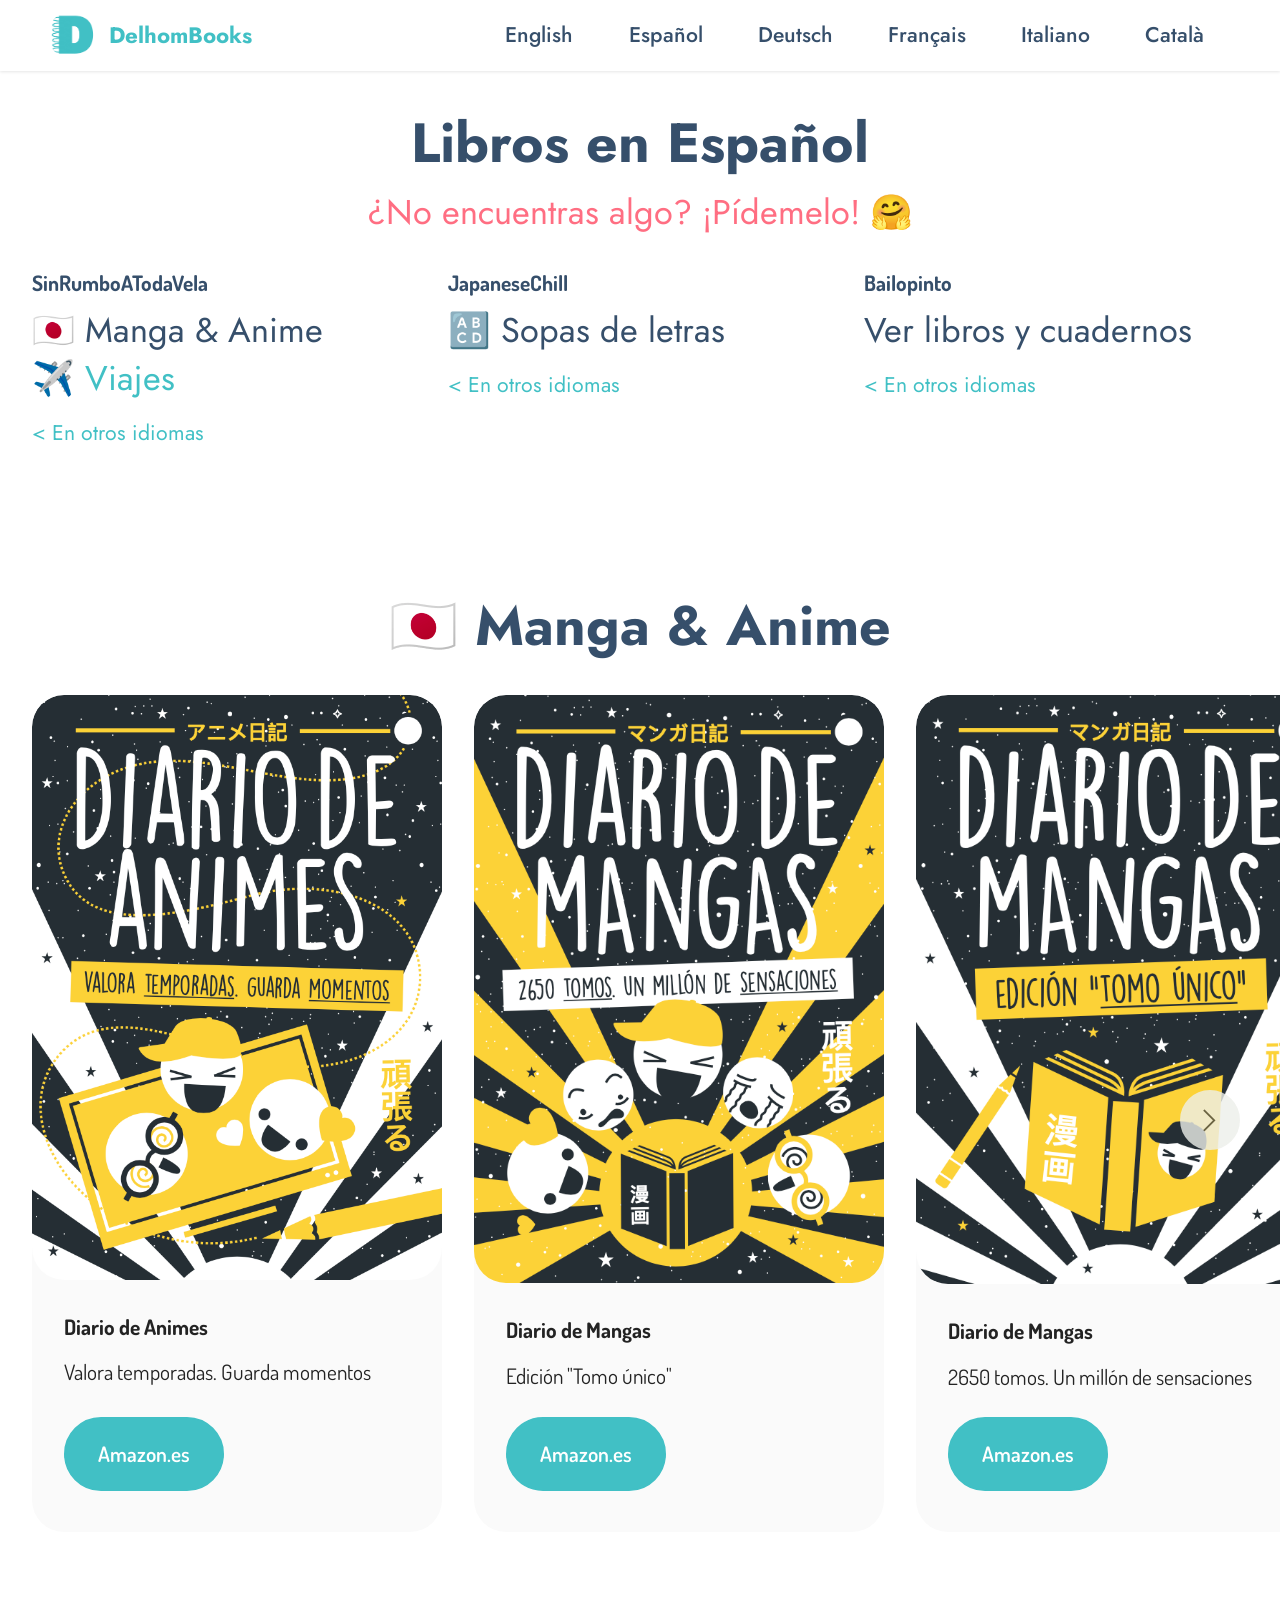
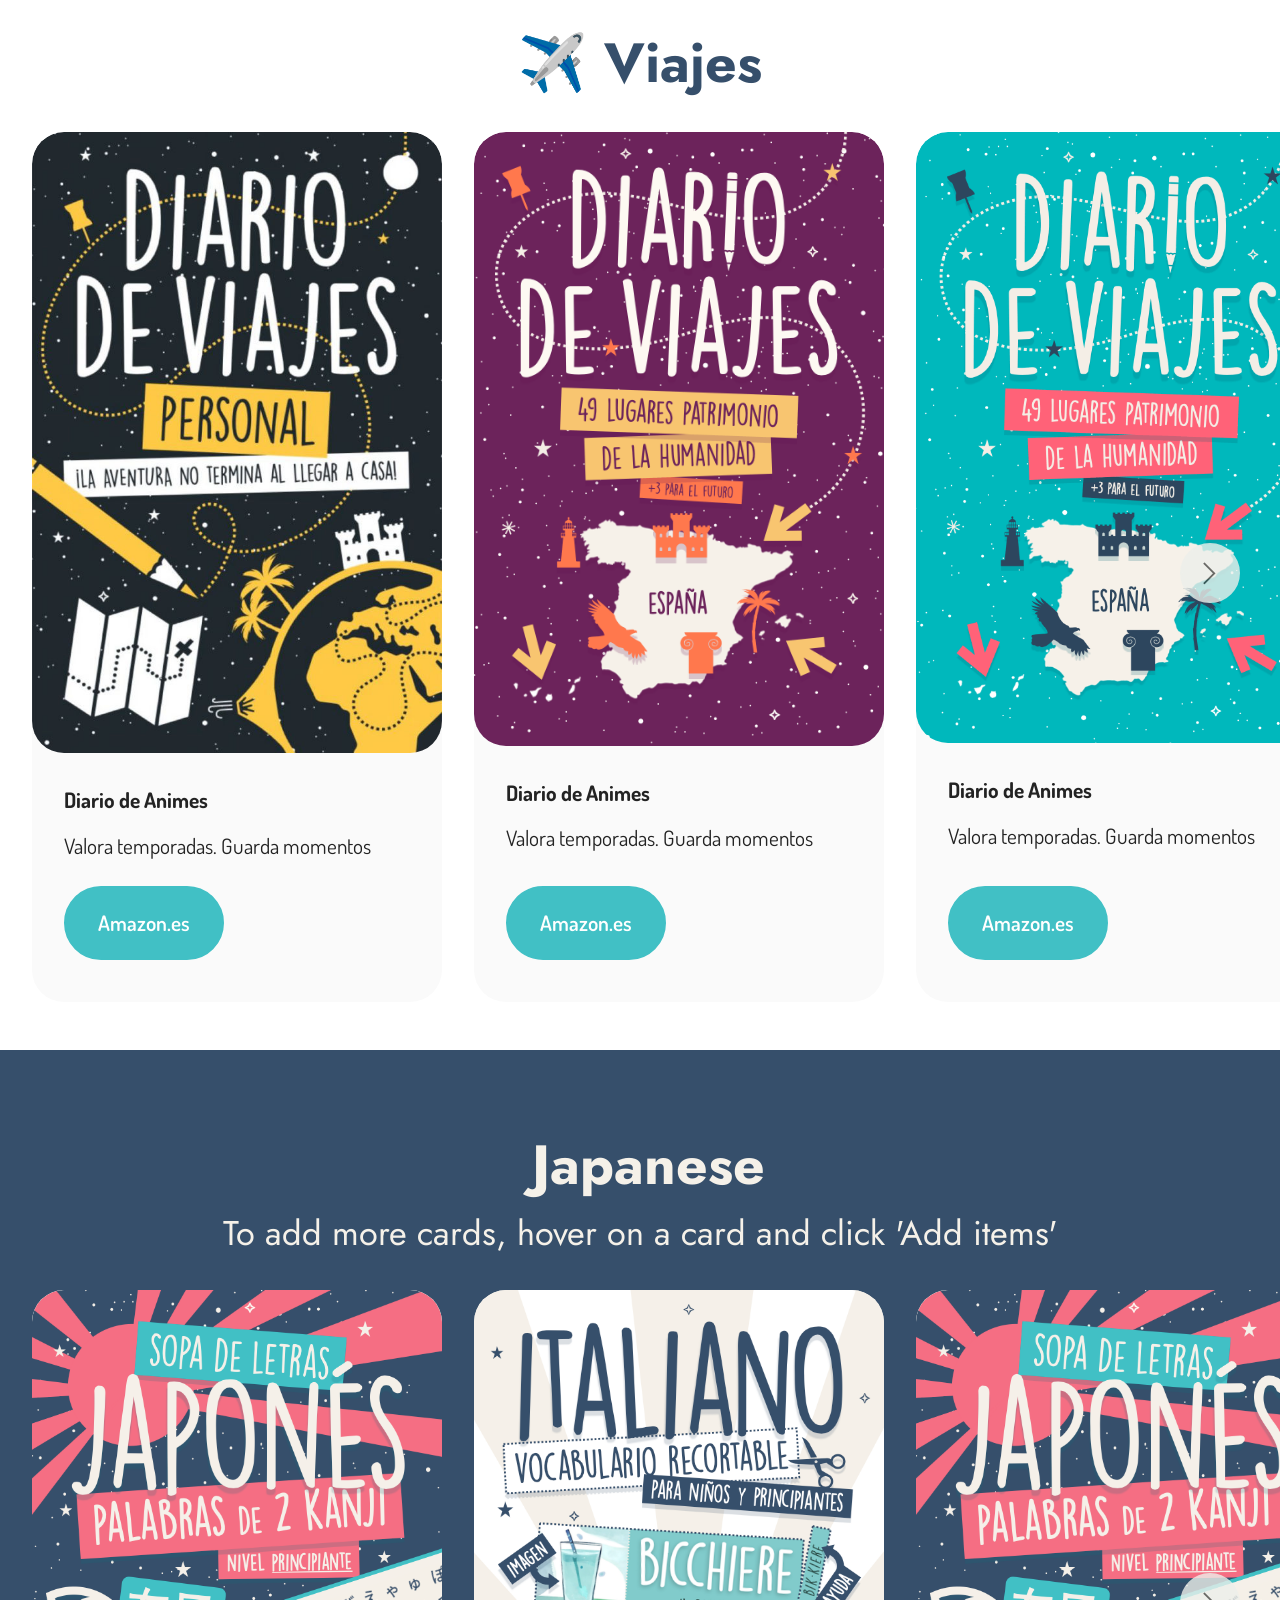
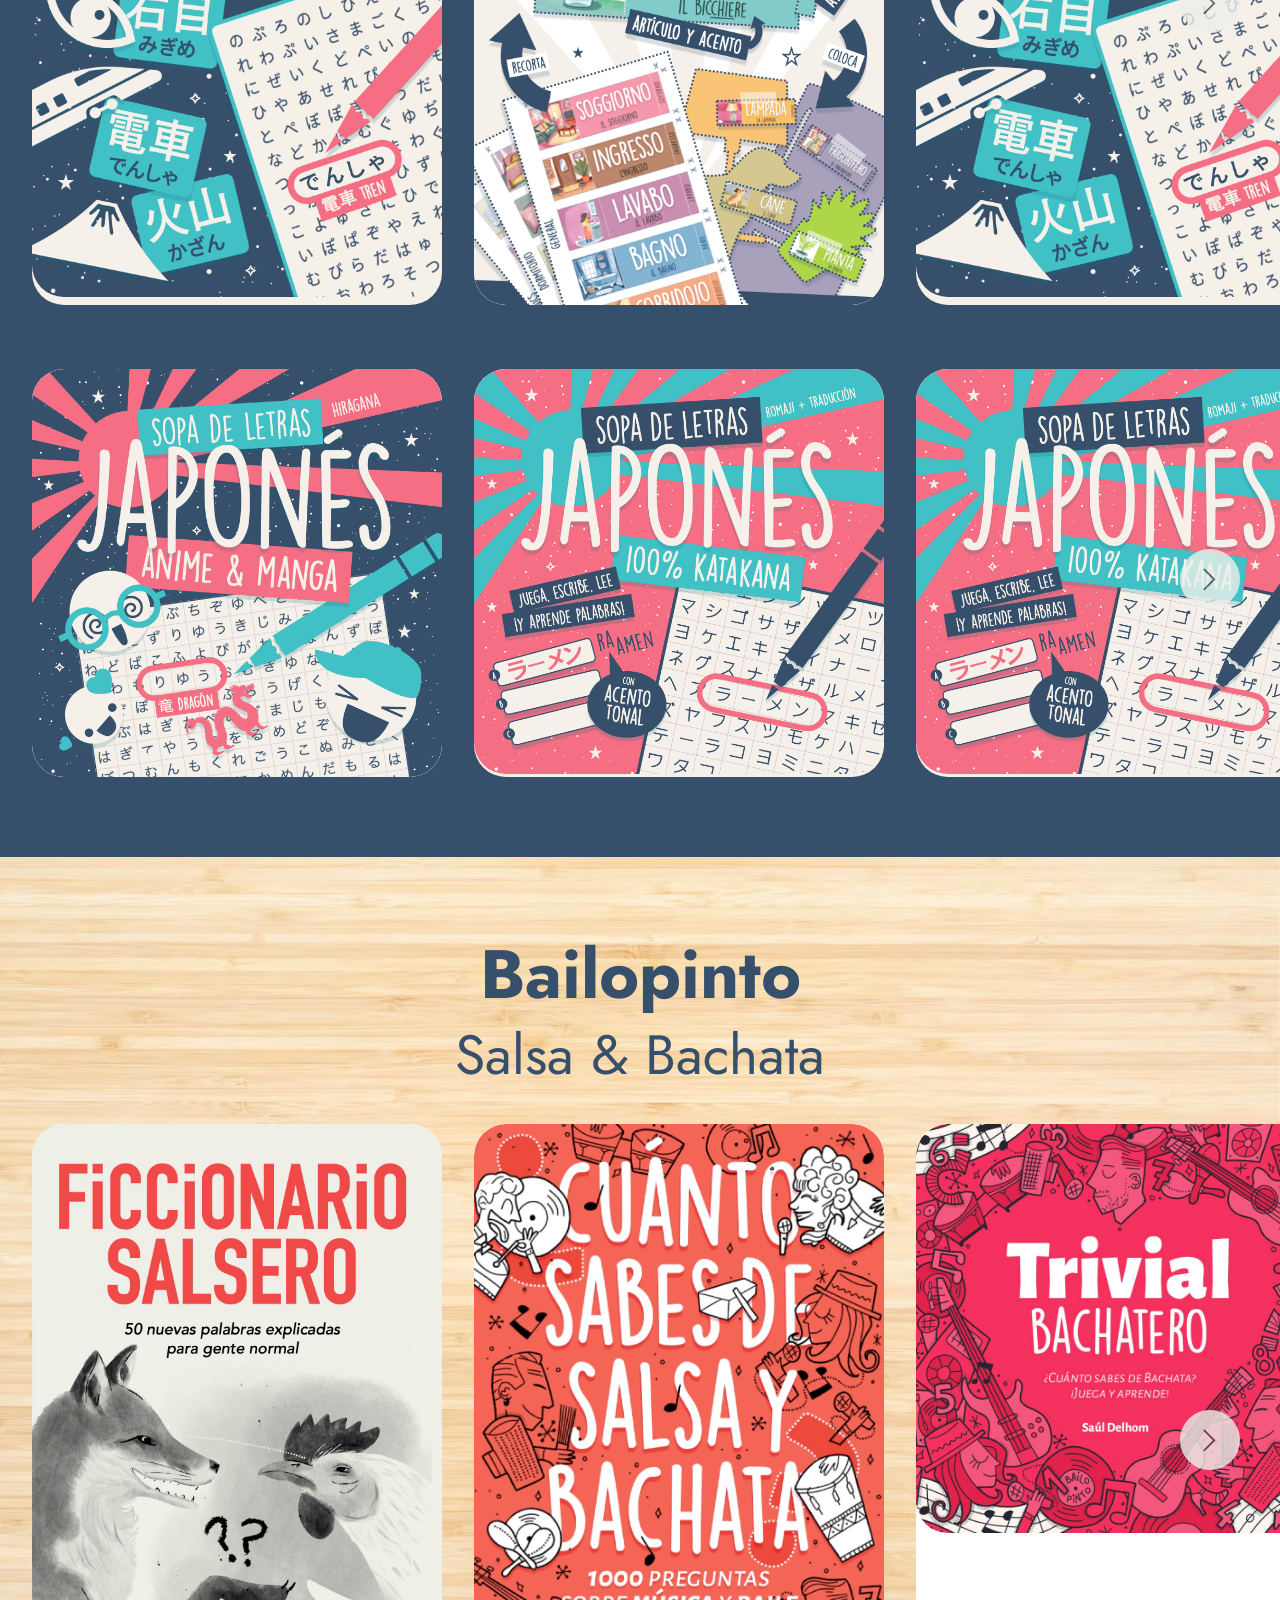
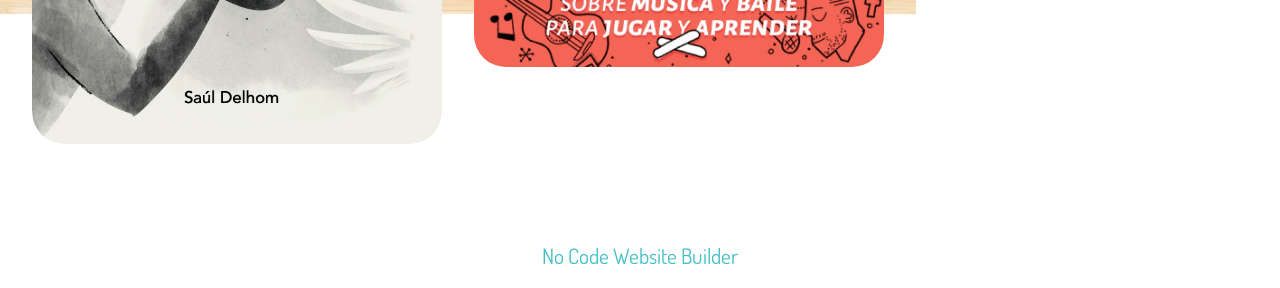
<file: espanol.html>
<!DOCTYPE html>
<html  >
<head>
  <!-- Site made with Mobirise Website Builder v6.1.12, https://mobirise.com -->
  <meta charset="UTF-8">
  <meta http-equiv="X-UA-Compatible" content="IE=edge">
  <meta name="generator" content="Mobirise v6.1.12, mobirise.com">
  <meta name="viewport" content="width=device-width, initial-scale=1, minimum-scale=1">
  <link rel="shortcut icon" href="assets/images/delhom-books-logo-1.png" type="image/x-icon">
  <meta name="description" content="">
  
  
  <title>Libros en Español</title>
  <link rel="stylesheet" href="assets/web/assets/mobirise-icons2/mobirise2.css">
  <link rel="stylesheet" href="assets/bootstrap/css/bootstrap.min.css">
  <link rel="stylesheet" href="assets/parallax/jarallax.css">
  <link rel="stylesheet" href="assets/dropdown/css/style.css">
  <link rel="stylesheet" href="assets/socicon/css/styles.css">
  <link rel="stylesheet" href="assets/theme/css/style.css">
  <link rel="preload" href="https://fonts.googleapis.com/css?family=Jost:100,200,300,400,500,600,700,800,900,100i,200i,300i,400i,500i,600i,700i,800i,900i&display=swap" as="style" onload="this.onload=null;this.rel='stylesheet'">
  <noscript><link rel="stylesheet" href="https://fonts.googleapis.com/css?family=Jost:100,200,300,400,500,600,700,800,900,100i,200i,300i,400i,500i,600i,700i,800i,900i&display=swap"></noscript>
  <link rel="preload" href="https://fonts.googleapis.com/css?family=Dosis:200,300,400,500,600,700,800&display=swap" as="style" onload="this.onload=null;this.rel='stylesheet'">
  <noscript><link rel="stylesheet" href="https://fonts.googleapis.com/css?family=Dosis:200,300,400,500,600,700,800&display=swap"></noscript>
  <link rel="preload" as="style" href="assets/mobirise/css/mbr-additional.css?v=x9hw9u"><link rel="stylesheet" href="assets/mobirise/css/mbr-additional.css?v=x9hw9u" type="text/css">

  
  
  
</head>
<body>

<!-- Analytics -->
<script src="https://cdn.counter.dev/script.js" data-id="f0174409-9f93-45ff-89e4-c6c70f216ab6" data-utcoffset="2"></script>
<!-- /Analytics -->


  
  <section data-bs-version="5.1" class="menu menu1 cid-vhrbfgYpGu" once="menu" id="menu1-30">
    

    <nav class="navbar navbar-dropdown navbar-fixed-top navbar-expand-lg">
        <div class="container">
            <div class="navbar-brand">
                <span class="navbar-logo">
                    <a href="https://mobiri.se">
                        <img src="assets/images/delhom-books-logo-mini.png" alt="Mobirise Website Builder" style="height: 3rem;">
                    </a>
                </span>
                <span class="navbar-caption-wrap"><a class="navbar-caption text-primary new-font" href="https://mobiri.se">DelhomBooks</a></span>
            </div>
            <button class="navbar-toggler" type="button" data-toggle="collapse" data-bs-toggle="collapse" data-target="#navbarSupportedContent" data-bs-target="#navbarSupportedContent" aria-controls="navbarNavAltMarkup" aria-expanded="false" aria-label="Toggle navigation">
                <div class="hamburger">
                    <span></span>
                    <span></span>
                    <span></span>
                    <span></span>
                </div>
            </button>
            <div class="collapse navbar-collapse" id="navbarSupportedContent">
                <ul class="navbar-nav nav-dropdown nav-right" data-app-modern-menu="true"><li class="nav-item"><a class="nav-link link text-secondary text-primary display-4" href="english.html">English</a></li>
                    <li class="nav-item"><a class="nav-link link text-secondary text-primary display-4" href="index.html">Español</a></li>
                    <li class="nav-item"><a class="nav-link link text-secondary text-primary display-4" href="index.html">Deutsch</a>
                    </li><li class="nav-item"><a class="nav-link link text-secondary text-primary display-4" href="index.html">Français</a></li><li class="nav-item"><a class="nav-link link text-secondary text-primary display-4" href="index.html">Italiano</a></li><li class="nav-item"><a class="nav-link link text-secondary text-primary display-4" href="index.html">Català</a></li></ul>
                
                
            </div>
        </div>
    </nav>
</section>

<section data-bs-version="5.1" class="features18 cid-vhmjmidFOp" id="features18-2j">

    

    
    
    <div class="container">
        <div class="mbr-section-head">
            <div class="col-12">
                <h4 class="mbr-section-title mbr-fonts-style align-center mb-0 display-2">
                    <strong>Libros en Español</strong></h4>
                <h5 class="mbr-section-subtitle mbr-fonts-style align-center mb-0 mt-2 display-5">
                    ¿No encuentras algo? ¡Pídemelo! 🤗</h5>
            </div>
        </div>
        <div class="row mt-4">
            <div class="item features-without-image mb-3 col-12 col-md-4 active">
                <div class="item-wrapper mb-4">
                    <div class="card-box align-left">
                        <h4 class="card-title mbr-fonts-style align-left display-7">
                            <strong>SinRumboATodaVela</strong></h4>
                        <p class="mbr-text mbr-fonts-style mb-3 display-5">🇯🇵 Manga &amp; Anime<br><a href="espanol.html#slider4-31" class="text-primary">✈️ Viajes</a></p>
                        <div class="link-wrap">
                            <h6 class="link mbr-fonts-style align-left display-4"><a class="text-primary" href="#">&lt; En otros idiomas</a></h6>
                        </div>
                    </div>
                </div>
            </div><div class="item features-without-image mb-3 col-12 col-md-4">
                <div class="item-wrapper mb-4">
                    <div class="card-box align-left">
                        <h4 class="card-title mbr-fonts-style align-left display-7">
                            <strong>JapaneseChill</strong></h4>
                        <p class="mbr-text mbr-fonts-style mb-3 display-5">🔠 Sopas de letras</p>
                        <div class="link-wrap">
                            <h6 class="link mbr-fonts-style align-left display-4"><a class="text-primary" href="#">&lt; En otros idiomas</a></h6>
                        </div>
                    </div>
                </div>
            </div><div class="item features-without-image mb-3 col-12 col-md-4">
                <div class="item-wrapper mb-4">
                    <div class="card-box align-left">
                        <h4 class="card-title mbr-fonts-style align-left display-7">
                            <strong>Bailopinto</strong></h4>
                        <p class="mbr-text mbr-fonts-style mb-3 display-5">
                            Ver libros y cuadernos</p>
                        <div class="link-wrap">
                            <h6 class="link mbr-fonts-style align-left display-4"><a class="text-primary" href="#">&lt; En otros idiomas</a></h6>
                        </div>
                    </div>
                </div>
            </div>
            
            
        </div>
    </div>
</section>

<section data-bs-version="5.1" class="slider4 mbr-embla cid-vhmjme8QSR" id="slider4-24">
    
    
    <div class="position-relative text-center">
        <div class="mbr-section-head">
            <h4 class="mbr-section-title mbr-fonts-style align-center mb-0 display-2"><strong>🇯🇵 Manga &amp; Anime</strong></h4>
            
        </div>
        <div class="embla mt-4" data-skip-snaps="true" data-align="center" data-contain-scroll="trimSnaps" data-auto-play-interval="5" data-draggable="true">
            <div class="embla__viewport container-fluid">
                <div class="embla__container">
                    
                    <div class="embla__slide slider-image item active" style="margin-left: 1rem; margin-right: 1rem;">
                        <div class="slide-content">
                            <div class="item-wrapper">
                                <div class="item-img">
                                    
                                <a href="https://amzn.eu/d/eSizv73"><img src="assets/images/diario-de-animes.webp" alt="diario de animes" data-slide-to="1" data-bs-slide-to="1"></a></div>
                            </div>
                            <div class="item-content">
                                <h5 class="item-title mbr-fonts-style display-7"><strong>Diario de Animes</strong></h5>
                                
                                <p class="mbr-text mbr-fonts-style mt-3 display-7">Valora temporadas. Guarda momentos</p>
                            </div>
                            <div class="mbr-section-btn item-footer mt-2"><a href="https://amzn.eu/d/eSizv73" class="btn btn-primary item-btn display-7" target="_blank">Amazon.es</a></div>
                        </div>
                    </div><div class="embla__slide slider-image item" style="margin-left: 1rem; margin-right: 1rem;">
                        <div class="slide-content">
                            <div class="item-wrapper">
                                <div class="item-img">
                                    
                                <a href="https://amzn.eu/d/7yq6ZQQ"><img src="assets/images/diario-de-mangas.webp" alt="Diario de Mangas" data-slide-to="2" data-bs-slide-to="2"></a></div>
                            </div>
                            <div class="item-content">
                                <h5 class="item-title mbr-fonts-style display-7"><strong>Diario de Mangas</strong></h5>
                                
                                <p class="mbr-text mbr-fonts-style mt-3 display-7">Edición "Tomo único"</p>
                            </div>
                            <div class="mbr-section-btn item-footer mt-2"><a href="https://amzn.eu/d/7yq6ZQQ" class="btn btn-primary item-btn display-7" target="_blank">Amazon.es</a></div>
                        </div>
                    </div><div class="embla__slide slider-image item" style="margin-left: 1rem; margin-right: 1rem;">
                        <div class="slide-content">
                            <div class="item-wrapper">
                                <div class="item-img">
                                    
                                <a href="https://amzn.eu/d/eSizv73" target="true"></a><a href="https://amzn.eu/d/2u6a8vP"><img src="assets/images/diario-mangas-tomo-unico.webp" alt="diario de mangas" data-slide-to="0" data-bs-slide-to="0"></a></div>
                            </div>
                            <div class="item-content">
                                <h5 class="item-title mbr-fonts-style display-7"><strong>Diario de Mangas</strong></h5>
                                
                                <p class="mbr-text mbr-fonts-style mt-3 display-7">2650 tomos. Un millón de sensaciones</p>
                            </div>
                            <div class="mbr-section-btn item-footer mt-2"><a href="https://amzn.eu/d/2u6a8vP" class="btn btn-primary item-btn display-7" target="_blank">Amazon.es</a></div>
                        </div>
                    </div>
                    
                    
                </div>
            </div>
            <button class="embla__button embla__button--prev">
                <span class="mobi-mbri mobi-mbri-arrow-prev mbr-iconfont" aria-hidden="true"></span>
                <span class="sr-only visually-hidden visually-hidden">Previous</span>
            </button>
            <button class="embla__button embla__button--next">
                <span class="mobi-mbri mobi-mbri-arrow-next mbr-iconfont" aria-hidden="true"></span>
                <span class="sr-only visually-hidden visually-hidden">Next</span>
            </button>
        </div>
    </div>
</section>

<section data-bs-version="5.1" class="slider4 mbr-embla cid-vhxYlej1NN" id="slider4-31">
    
    
    <div class="position-relative text-center">
        <div class="mbr-section-head">
            <h4 class="mbr-section-title mbr-fonts-style align-center mb-0 display-2"><strong>✈️ Viajes</strong></h4>
            
        </div>
        <div class="embla mt-4" data-skip-snaps="true" data-align="center" data-contain-scroll="trimSnaps" data-auto-play-interval="5" data-draggable="true">
            <div class="embla__viewport container-fluid">
                <div class="embla__container">
                    
                    <div class="embla__slide slider-image item active" style="margin-left: 1rem; margin-right: 1rem;">
                        <div class="slide-content">
                            <div class="item-wrapper">
                                <div class="item-img">
                                    
                                <a href="https://amzn.eu/d/eSizv73" target="true"></a><a href="https://amzn.eu/d/8qjeG3l" target="true"></a><a href="https://amzn.eu/d/8qjeG3l"><img src="assets/images/diario-viajes-personal-escapadas-para-rellenar-cuaderno-635x962.webp" alt="diario de animes" data-slide-to="0" data-bs-slide-to="0"></a></div>
                            </div>
                            <div class="item-content">
                                <h5 class="item-title mbr-fonts-style display-7"><strong>Diario de Animes</strong></h5>
                                
                                <p class="mbr-text mbr-fonts-style mt-3 display-7">Valora temporadas. Guarda momentos</p>
                            </div>
                            <div class="mbr-section-btn item-footer mt-2"><a href="https://amzn.eu/d/eSizv73" class="btn btn-primary item-btn display-7" target="_blank">Amazon.es</a></div>
                        </div>
                    </div><div class="embla__slide slider-image item" style="margin-left: 1rem; margin-right: 1rem;">
                        <div class="slide-content">
                            <div class="item-wrapper">
                                <div class="item-img">
                                    
                                <a href="https://amzn.eu/d/eSizv73"><img src="assets/images/diario-viajes-patrimonio-humanidad-magic-490x733.webp" alt="diario de animes" data-slide-to="1" data-bs-slide-to="1"></a></div>
                            </div>
                            <div class="item-content">
                                <h5 class="item-title mbr-fonts-style display-7"><strong>Diario de Animes</strong></h5>
                                
                                <p class="mbr-text mbr-fonts-style mt-3 display-7">Valora temporadas. Guarda momentos</p>
                            </div>
                            <div class="mbr-section-btn item-footer mt-2"><a href="https://amzn.eu/d/eSizv73" class="btn btn-primary item-btn display-7" target="_blank">Amazon.es</a></div>
                        </div>
                    </div><div class="embla__slide slider-image item" style="margin-left: 1rem; margin-right: 1rem;">
                        <div class="slide-content">
                            <div class="item-wrapper">
                                <div class="item-img">
                                    
                                <a href="https://amzn.eu/d/eSizv73"><img src="assets/images/diario-viajes-patrimonio-humanidad-ocean-611x910.webp" alt="diario de animes" data-slide-to="2" data-bs-slide-to="2"></a></div>
                            </div>
                            <div class="item-content">
                                <h5 class="item-title mbr-fonts-style display-7"><strong>Diario de Animes</strong></h5>
                                
                                <p class="mbr-text mbr-fonts-style mt-3 display-7">Valora temporadas. Guarda momentos</p>
                            </div>
                            <div class="mbr-section-btn item-footer mt-2"><a href="https://amzn.eu/d/eSizv73" class="btn btn-primary item-btn display-7" target="_blank">Amazon.es</a></div>
                        </div>
                    </div><div class="embla__slide slider-image item" style="margin-left: 1rem; margin-right: 1rem;">
                        <div class="slide-content">
                            <div class="item-wrapper">
                                <div class="item-img">
                                    
                                <a href="https://amzn.eu/d/eSizv73"><img src="assets/images/diario-viajes-personal-ocean-608x908.webp" alt="diario de animes" data-slide-to="3" data-bs-slide-to="3"></a></div>
                            </div>
                            <div class="item-content">
                                <h5 class="item-title mbr-fonts-style display-7"><strong>Diario de Animes</strong></h5>
                                
                                <p class="mbr-text mbr-fonts-style mt-3 display-7">Valora temporadas. Guarda momentos</p>
                            </div>
                            <div class="mbr-section-btn item-footer mt-2"><a href="https://amzn.eu/d/eSizv73" class="btn btn-primary item-btn display-7" target="_blank">Amazon.es</a></div>
                        </div>
                    </div><div class="embla__slide slider-image item" style="margin-left: 1rem; margin-right: 1rem;">
                        <div class="slide-content">
                            <div class="item-wrapper">
                                <div class="item-img">
                                    
                                <a href="https://amzn.eu/d/eSizv73"><img src="assets/images/diario-viajes-reflexiones-personales-490x740.webp" alt="diario de animes" data-slide-to="4" data-bs-slide-to="4"></a></div>
                            </div>
                            <div class="item-content">
                                <h5 class="item-title mbr-fonts-style display-7"><strong>Diario de Animes</strong></h5>
                                
                                <p class="mbr-text mbr-fonts-style mt-3 display-7">Valora temporadas. Guarda momentos</p>
                            </div>
                            <div class="mbr-section-btn item-footer mt-2"><a href="https://amzn.eu/d/eSizv73" class="btn btn-primary item-btn display-7" target="_blank">Amazon.es</a></div>
                        </div>
                    </div><div class="embla__slide slider-image item" style="margin-left: 1rem; margin-right: 1rem;">
                        <div class="slide-content">
                            <div class="item-wrapper">
                                <div class="item-img">
                                    
                                <a href="https://amzn.eu/d/eSizv73"><img src="assets/images/diario-viajes-reflexiones-diarias-592x892.webp" alt="diario de animes" data-slide-to="5" data-bs-slide-to="5"></a></div>
                            </div>
                            <div class="item-content">
                                <h5 class="item-title mbr-fonts-style display-7"><strong>Diario de Animes</strong></h5>
                                
                                <p class="mbr-text mbr-fonts-style mt-3 display-7">Valora temporadas. Guarda momentos</p>
                            </div>
                            <div class="mbr-section-btn item-footer mt-2"><a href="https://amzn.eu/d/eSizv73" class="btn btn-primary item-btn display-7" target="_blank">Amazon.es</a></div>
                        </div>
                    </div><div class="embla__slide slider-image item" style="margin-left: 1rem; margin-right: 1rem;">
                        <div class="slide-content">
                            <div class="item-wrapper">
                                <div class="item-img">
                                    
                                <a href="https://amzn.eu/d/eSizv73"><img src="assets/images/diario-viaje-pueblos-bonitos-espana-572x861.webp" alt="diario de animes" data-slide-to="6" data-bs-slide-to="6"></a></div>
                            </div>
                            <div class="item-content">
                                <h5 class="item-title mbr-fonts-style display-7"><strong>Diario de Animes</strong></h5>
                                
                                <p class="mbr-text mbr-fonts-style mt-3 display-7">Valora temporadas. Guarda momentos</p>
                            </div>
                            <div class="mbr-section-btn item-footer mt-2"><a href="https://amzn.eu/d/eSizv73" class="btn btn-primary item-btn display-7" target="_blank">Amazon.es</a></div>
                        </div>
                    </div><div class="embla__slide slider-image item" style="margin-left: 1rem; margin-right: 1rem;">
                        <div class="slide-content">
                            <div class="item-wrapper">
                                <div class="item-img">
                                    
                                <a href="https://amzn.eu/d/eSizv73"><img src="assets/images/diario-viaje-pueblos-bonitos-espana-635x955.webp" alt="diario de animes" data-slide-to="7" data-bs-slide-to="7"></a></div>
                            </div>
                            <div class="item-content">
                                <h5 class="item-title mbr-fonts-style display-7"><strong>Diario de Animes</strong></h5>
                                
                                <p class="mbr-text mbr-fonts-style mt-3 display-7">Valora temporadas. Guarda momentos</p>
                            </div>
                            <div class="mbr-section-btn item-footer mt-2"><a href="https://amzn.eu/d/eSizv73" class="btn btn-primary item-btn display-7" target="_blank">Amazon.es</a></div>
                        </div>
                    </div><div class="embla__slide slider-image item" style="margin-left: 1rem; margin-right: 1rem;">
                        <div class="slide-content">
                            <div class="item-wrapper">
                                <div class="item-img">
                                    
                                <a href="https://amzn.eu/d/eSizv73"><img src="assets/images/diario-viajes-patrimonio-humanidad-espana-492x735.webp" alt="diario de animes" data-slide-to="8" data-bs-slide-to="8"></a></div>
                            </div>
                            <div class="item-content">
                                <h5 class="item-title mbr-fonts-style display-7"><strong>Diario de Animes</strong></h5>
                                
                                <p class="mbr-text mbr-fonts-style mt-3 display-7">Valora temporadas. Guarda momentos</p>
                            </div>
                            <div class="mbr-section-btn item-footer mt-2"><a href="https://amzn.eu/d/eSizv73" class="btn btn-primary item-btn display-7" target="_blank">Amazon.es</a></div>
                        </div>
                    </div><div class="embla__slide slider-image item" style="margin-left: 1rem; margin-right: 1rem;">
                        <div class="slide-content">
                            <div class="item-wrapper">
                                <div class="item-img">
                                    
                                <a href="https://amzn.eu/d/eSizv73" target="true"></a><a href="https://amzn.eu/d/8qjeG3l"><img src="assets/images/diario-viajes-personal-escapadas-para-rellenar-cuaderno-635x962.webp" alt="diario de viajes personal" data-slide-to="9" data-bs-slide-to="9"></a></div>
                            </div>
                            <div class="item-content">
                                <h5 class="item-title mbr-fonts-style display-7"><strong>Diario de Animes</strong></h5>
                                
                                <p class="mbr-text mbr-fonts-style mt-3 display-7">Valora temporadas. Guarda momentos</p>
                            </div>
                            <div class="mbr-section-btn item-footer mt-2"><a href="https://amzn.eu/d/eSizv73" class="btn btn-primary item-btn display-7" target="_blank">Amazon.es</a></div>
                        </div>
                    </div><div class="embla__slide slider-image item" style="margin-left: 1rem; margin-right: 1rem;">
                        <div class="slide-content">
                            <div class="item-wrapper">
                                <div class="item-img">
                                    
                                <a href="https://amzn.eu/d/eSizv73"><img src="assets/images/diario-de-viajes-100-color-635x952.webp" alt="diario de animes" data-slide-to="11" data-bs-slide-to="11"></a></div>
                            </div>
                            <div class="item-content">
                                <h5 class="item-title mbr-fonts-style display-7"><strong>Diario de Animes</strong></h5>
                                
                                <p class="mbr-text mbr-fonts-style mt-3 display-7">Valora temporadas. Guarda momentos</p>
                            </div>
                            <div class="mbr-section-btn item-footer mt-2"><a href="https://amzn.eu/d/eSizv73" class="btn btn-primary item-btn display-7" target="_blank">Amazon.es</a></div>
                        </div>
                    </div>
                    
                    
                </div>
            </div>
            <button class="embla__button embla__button--prev">
                <span class="mobi-mbri mobi-mbri-arrow-prev mbr-iconfont" aria-hidden="true"></span>
                <span class="sr-only visually-hidden visually-hidden">Previous</span>
            </button>
            <button class="embla__button embla__button--next">
                <span class="mobi-mbri mobi-mbri-arrow-next mbr-iconfont" aria-hidden="true"></span>
                <span class="sr-only visually-hidden visually-hidden">Next</span>
            </button>
        </div>
    </div>
</section>

<section data-bs-version="5.1" class="slider4 mbr-embla cid-vhmjmmqpmF" id="slider4-2q">
    
    
    <div class="position-relative text-center">
        <div class="mbr-section-head">
            <h4 class="mbr-section-title mbr-fonts-style align-center mb-0 display-2"><strong>&nbsp;Japanese</strong></h4>
            <h5 class="mbr-section-subtitle mbr-fonts-style align-center mb-0 mt-2 display-5">To add more cards, hover on a card and
                click 'Add items'</h5>
        </div>
        <div class="embla mt-4" data-skip-snaps="true" data-align="center" data-contain-scroll="trimSnaps" data-auto-play-interval="5" data-draggable="true">
            <div class="embla__viewport container-fluid">
                <div class="embla__container">
                    
                    
                    
                    <div class="embla__slide slider-image item active" style="margin-left: 1rem; margin-right: 1rem;">
                        <div class="slide-content">
                            <div class="item-wrapper">
                                <div class="item-img">
                                    <img src="assets/images/sopa-letras-dos-2-kanji.webp" alt="Mobirise Website Builder" data-slide-to="0" data-bs-slide-to="0">
                                </div>
                            </div>
                            
                            
                        </div>
                    </div><div class="embla__slide slider-image item" style="margin-left: 1rem; margin-right: 1rem;">
                        <div class="slide-content">
                            <div class="item-wrapper">
                                <div class="item-img">
                                    <img src="assets/images/vocabulario-recortable-italiano-ninos-principiantes.webp" alt="Mobirise Website Builder" data-slide-to="1" data-bs-slide-to="1">
                                </div>
                            </div>
                            
                            
                        </div>
                    </div><div class="embla__slide slider-image item" style="margin-left: 1rem; margin-right: 1rem;">
                        <div class="slide-content">
                            <div class="item-wrapper">
                                <div class="item-img">
                                    
                                <a href="http://amazon.com"><img src="assets/images/sopa-letras-dos-2-kanji.webp" alt="Mobirise Website Builder" data-slide-to="2" data-bs-slide-to="2"></a></div>
                            </div>
                            
                            
                        </div>
                    </div>
                </div>
            </div>
            <button class="embla__button embla__button--prev">
                <span class="mobi-mbri mobi-mbri-arrow-prev mbr-iconfont" aria-hidden="true"></span>
                <span class="sr-only visually-hidden visually-hidden">Previous</span>
            </button>
            <button class="embla__button embla__button--next">
                <span class="mobi-mbri mobi-mbri-arrow-next mbr-iconfont" aria-hidden="true"></span>
                <span class="sr-only visually-hidden visually-hidden">Next</span>
            </button>
        </div>
    </div>
</section>

<section data-bs-version="5.1" class="slider4 mbr-embla cid-vhmjmnXD3v" id="slider4-2r">
    
    
    <div class="position-relative text-center">
        
        <div class="embla mt-4" data-skip-snaps="true" data-align="center" data-contain-scroll="trimSnaps" data-auto-play-interval="5" data-draggable="true">
            <div class="embla__viewport container-fluid">
                <div class="embla__container">
                    
                    
                    
                    <div class="embla__slide slider-image item active" style="margin-left: 1rem; margin-right: 1rem;">
                        <div class="slide-content">
                            <div class="item-wrapper">
                                <div class="item-img">
                                    
                                <a href="http://amazon.com"><img src="assets/images/sopa-letras-manga-japones-anime-aprender.webp" alt="Mobirise Website Builder" data-slide-to="0" data-bs-slide-to="0"></a></div>
                            </div>
                            
                            
                        </div>
                    </div><div class="embla__slide slider-image item" style="margin-left: 1rem; margin-right: 1rem;">
                        <div class="slide-content">
                            <div class="item-wrapper">
                                <div class="item-img">
                                    <img src="assets/images/japones-sopa-letras-vocabulario-katakana.webp" alt="Mobirise Website Builder" data-slide-to="1" data-bs-slide-to="1">
                                </div>
                            </div>
                            
                            
                        </div>
                    </div><div class="embla__slide slider-image item" style="margin-left: 1rem; margin-right: 1rem;">
                        <div class="slide-content">
                            <div class="item-wrapper">
                                <div class="item-img">
                                    <img src="assets/images/japones-sopa-letras-vocabulario-katakana.webp" alt="Mobirise Website Builder" data-slide-to="2" data-bs-slide-to="2">
                                </div>
                            </div>
                            
                            
                        </div>
                    </div><div class="embla__slide slider-image item" style="margin-left: 1rem; margin-right: 1rem;">
                        <div class="slide-content">
                            <div class="item-wrapper">
                                <div class="item-img">
                                    <img src="assets/images/japones-sopa-letras-vocabulario-katakana.webp" alt="Mobirise Website Builder" data-slide-to="3" data-bs-slide-to="3">
                                </div>
                            </div>
                            
                            
                        </div>
                    </div><div class="embla__slide slider-image item" style="margin-left: 1rem; margin-right: 1rem;">
                        <div class="slide-content">
                            <div class="item-wrapper">
                                <div class="item-img">
                                    
                                <a href="http://amazon.com"><img src="assets/images/japones-sopa-letras-vocabulario-katakana.webp" alt="Mobirise Website Builder" data-slide-to="4" data-bs-slide-to="4"></a></div>
                            </div>
                            
                            
                        </div>
                    </div>
                </div>
            </div>
            <button class="embla__button embla__button--prev">
                <span class="mobi-mbri mobi-mbri-arrow-prev mbr-iconfont" aria-hidden="true"></span>
                <span class="sr-only visually-hidden visually-hidden">Previous</span>
            </button>
            <button class="embla__button embla__button--next">
                <span class="mobi-mbri mobi-mbri-arrow-next mbr-iconfont" aria-hidden="true"></span>
                <span class="sr-only visually-hidden visually-hidden">Next</span>
            </button>
        </div>
    </div>
</section>

<section data-bs-version="5.1" class="slider4 mbr-embla cid-vhmjmpoAkr mbr-parallax-background" id="slider4-2s">
    
    
    <div class="position-relative text-center">
        <div class="mbr-section-head">
            <h4 class="mbr-section-title mbr-fonts-style align-center mb-0 display-1"><strong>Bailopinto</strong></h4>
            <h5 class="mbr-section-subtitle mbr-fonts-style align-center mb-0 mt-2 display-2">Salsa &amp; Bachata</h5>
        </div>
        <div class="embla mt-4" data-skip-snaps="true" data-align="center" data-contain-scroll="trimSnaps" data-auto-play="true" data-auto-play-interval="5" data-draggable="true">
            <div class="embla__viewport container-fluid">
                <div class="embla__container">
                    
                    
                    
                    <div class="embla__slide slider-image item active" style="margin-left: 1rem; margin-right: 1rem;">
                        <div class="slide-content">
                            <div class="item-wrapper">
                                <div class="item-img">
                                    
                                <a href="http://amazon.com"><img src="assets/images/portada-ficcionario-salsero-v1-2.webp" alt="Mobirise Website Builder" data-slide-to="0" data-bs-slide-to="0"></a></div>
                            </div>
                            
                            
                        </div>
                    </div><div class="embla__slide slider-image item" style="margin-left: 1rem; margin-right: 1rem;">
                        <div class="slide-content">
                            <div class="item-wrapper">
                                <div class="item-img">
                                    
                                <a href="http://amazon.com"><img src="assets/images/cuanto-sabes-salsa-bachata-libro-juego.webp" alt="Mobirise Website Builder" data-slide-to="1" data-bs-slide-to="1"></a></div>
                            </div>
                            
                            
                        </div>
                    </div><div class="embla__slide slider-image item" style="margin-left: 1rem; margin-right: 1rem;">
                        <div class="slide-content">
                            <div class="item-wrapper">
                                <div class="item-img">
                                    
                                <a href="http://amazon.com"><img src="assets/images/portada-trivial-bachatero-bailopinto-saul-delhom-bachata-libro.webp" alt="Mobirise Website Builder" data-slide-to="2" data-bs-slide-to="2"></a></div>
                            </div>
                            
                            
                        </div>
                    </div><div class="embla__slide slider-image item" style="margin-left: 1rem; margin-right: 1rem;">
                        <div class="slide-content">
                            <div class="item-wrapper">
                                <div class="item-img">
                                    
                                <a href="http://amazon.com"><img src="assets/images/portada-trivial-2.webp" alt="Mobirise Website Builder" data-slide-to="3" data-bs-slide-to="3"></a></div>
                            </div>
                            
                            
                        </div>
                    </div>
                </div>
            </div>
            <button class="embla__button embla__button--prev">
                <span class="mobi-mbri mobi-mbri-arrow-prev mbr-iconfont" aria-hidden="true"></span>
                <span class="sr-only visually-hidden visually-hidden">Previous</span>
            </button>
            <button class="embla__button embla__button--next">
                <span class="mobi-mbri mobi-mbri-arrow-next mbr-iconfont" aria-hidden="true"></span>
                <span class="sr-only visually-hidden visually-hidden">Next</span>
            </button>
        </div>
    </div>
</section><section class="display-7" style="padding: 0;align-items: center;justify-content: center;flex-wrap: wrap;    align-content: center;display: flex;position: relative;height: 4rem;"><a href="https://mobiri.se/4681050" style="flex: 1 1;height: 4rem;position: absolute;width: 100%;z-index: 1;"><img alt="" style="height: 4rem;" src="[data-uri]"></a><p style="margin: 0;text-align: center;" class="display-7">&#8204;</p><a style="z-index:1" href="https://mobirise.com/builder/no-code-website-builder.html">No Code Website Builder</a></section><script src="assets/bootstrap/js/bootstrap.bundle.min.js"></script>  <script src="assets/parallax/jarallax.js"></script>  <script src="assets/smoothscroll/smooth-scroll.js"></script>  <script src="assets/ytplayer/index.js"></script>  <script src="assets/dropdown/js/navbar-dropdown.js"></script>  <script src="assets/embla/embla.min.js"></script>  <script src="assets/embla/script.js"></script>  <script src="assets/theme/js/script.js"></script>  
  
  
</body>
</html>
</file>
<file: assets/web/assets/mobirise-icons2/mobirise2.css>
@font-face {
  font-family: 'Moririse2';
  font-display: swap;
  src:  url('mobirise2.eot?f2bix4');
  src:  url('mobirise2.eot?f2bix4#iefix') format('embedded-opentype'),
    url('mobirise2.woff2?f2bix4') format('woff2'),
    url('mobirise2.woff?f2bix4') format('woff'),
    url('mobirise2.ttf?f2bix4') format('truetype'),
    url('mobirise2.svg?f2bix4#mobirise2') format('svg');
  font-weight: normal;
  font-style: normal;
}

[class^="mobi-"], [class*=" mobi-"] {
  /* use !important to prevent issues with browser extensions that change fonts */
  font-family: 'Moririse2' !important;
  speak: none;
  font-style: normal;
  font-weight: normal;
  font-variant: normal;
  text-transform: none;
  line-height: 1;

  /* Better Font Rendering =========== */
  -webkit-font-smoothing: antialiased;
  -moz-osx-font-smoothing: grayscale;
}

.mobi-mbri-add-submenu:before {
  content: "\e900";
}
.mobi-mbri-alert:before {
  content: "\e901";
}
.mobi-mbri-align-center:before {
  content: "\e902";
}
.mobi-mbri-align-justify:before {
  content: "\e903";
}
.mobi-mbri-align-left:before {
  content: "\e904";
}
.mobi-mbri-align-right:before {
  content: "\e905";
}
.mobi-mbri-android:before {
  content: "\e906";
}
.mobi-mbri-apple:before {
  content: "\e907";
}
.mobi-mbri-arrow-down:before {
  content: "\e908";
}
.mobi-mbri-arrow-next:before {
  content: "\e909";
}
.mobi-mbri-arrow-prev:before {
  content: "\e90a";
}
.mobi-mbri-arrow-up:before {
  content: "\e90b";
}
.mobi-mbri-bold:before {
  content: "\e90c";
}
.mobi-mbri-bookmark:before {
  content: "\e90d";
}
.mobi-mbri-bootstrap:before {
  content: "\e90e";
}
.mobi-mbri-briefcase:before {
  content: "\e90f";
}
.mobi-mbri-browse:before {
  content: "\e910";
}
.mobi-mbri-bulleted-list:before {
  content: "\e911";
}
.mobi-mbri-calendar:before {
  content: "\e912";
}
.mobi-mbri-camera:before {
  content: "\e913";
}
.mobi-mbri-cart-add:before {
  content: "\e914";
}
.mobi-mbri-cart-full:before {
  content: "\e915";
}
.mobi-mbri-cash:before {
  content: "\e916";
}
.mobi-mbri-change-style:before {
  content: "\e917";
}
.mobi-mbri-chat:before {
  content: "\e918";
}
.mobi-mbri-clock:before {
  content: "\e919";
}
.mobi-mbri-close:before {
  content: "\e91a";
}
.mobi-mbri-cloud:before {
  content: "\e91b";
}
.mobi-mbri-code:before {
  content: "\e91c";
}
.mobi-mbri-contact-form:before {
  content: "\e91d";
}
.mobi-mbri-credit-card:before {
  content: "\e91e";
}
.mobi-mbri-cursor-click:before {
  content: "\e91f";
}
.mobi-mbri-cust-feedback:before {
  content: "\e920";
}
.mobi-mbri-database:before {
  content: "\e921";
}
.mobi-mbri-delivery:before {
  content: "\e922";
}
.mobi-mbri-desktop:before {
  content: "\e923";
}
.mobi-mbri-devices:before {
  content: "\e924";
}
.mobi-mbri-down:before {
  content: "\e925";
}
.mobi-mbri-download-2:before {
  content: "\e926";
}
.mobi-mbri-download:before {
  content: "\e927";
}
.mobi-mbri-drag-n-drop-2:before {
  content: "\e928";
}
.mobi-mbri-drag-n-drop:before {
  content: "\e929";
}
.mobi-mbri-edit-2:before {
  content: "\e92a";
}
.mobi-mbri-edit:before {
  content: "\e92b";
}
.mobi-mbri-error:before {
  content: "\e92c";
}
.mobi-mbri-extension:before {
  content: "\e92d";
}
.mobi-mbri-features:before {
  content: "\e92e";
}
.mobi-mbri-file:before {
  content: "\e92f";
}
.mobi-mbri-flag:before {
  content: "\e930";
}
.mobi-mbri-folder:before {
  content: "\e931";
}
.mobi-mbri-gift:before {
  content: "\e932";
}
.mobi-mbri-github:before {
  content: "\e933";
}
.mobi-mbri-globe-2:before {
  content: "\e934";
}
.mobi-mbri-globe:before {
  content: "\e935";
}
.mobi-mbri-growing-chart:before {
  content: "\e936";
}
.mobi-mbri-hearth:before {
  content: "\e937";
}
.mobi-mbri-help:before {
  content: "\e938";
}
.mobi-mbri-home:before {
  content: "\e939";
}
.mobi-mbri-hot-cup:before {
  content: "\e93a";
}
.mobi-mbri-idea:before {
  content: "\e93b";
}
.mobi-mbri-image-gallery:before {
  content: "\e93c";
}
.mobi-mbri-image-slider:before {
  content: "\e93d";
}
.mobi-mbri-info:before {
  content: "\e93e";
}
.mobi-mbri-italic:before {
  content: "\e93f";
}
.mobi-mbri-key:before {
  content: "\e940";
}
.mobi-mbri-laptop:before {
  content: "\e941";
}
.mobi-mbri-layers:before {
  content: "\e942";
}
.mobi-mbri-left-right:before {
  content: "\e943";
}
.mobi-mbri-left:before {
  content: "\e944";
}
.mobi-mbri-letter:before {
  content: "\e945";
}
.mobi-mbri-like:before {
  content: "\e946";
}
.mobi-mbri-link:before {
  content: "\e947";
}
.mobi-mbri-lock:before {
  content: "\e948";
}
.mobi-mbri-login:before {
  content: "\e949";
}
.mobi-mbri-logout:before {
  content: "\e94a";
}
.mobi-mbri-magic-stick:before {
  content: "\e94b";
}
.mobi-mbri-map-pin:before {
  content: "\e94c";
}
.mobi-mbri-menu:before {
  content: "\e94d";
}
.mobi-mbri-mobile-2:before {
  content: "\e94e";
}
.mobi-mbri-mobile-horizontal:before {
  content: "\e94f";
}
.mobi-mbri-mobile:before {
  content: "\e950";
}
.mobi-mbri-mobirise:before {
  content: "\e951";
}
.mobi-mbri-more-horizontal:before {
  content: "\e952";
}
.mobi-mbri-more-vertical:before {
  content: "\e953";
}
.mobi-mbri-music:before {
  content: "\e954";
}
.mobi-mbri-new-file:before {
  content: "\e955";
}
.mobi-mbri-numbered-list:before {
  content: "\e956";
}
.mobi-mbri-opened-folder:before {
  content: "\e957";
}
.mobi-mbri-pages:before {
  content: "\e958";
}
.mobi-mbri-paper-plane:before {
  content: "\e959";
}
.mobi-mbri-paperclip:before {
  content: "\e95a";
}
.mobi-mbri-phone:before {
  content: "\e95b";
}
.mobi-mbri-photo:before {
  content: "\e95c";
}
.mobi-mbri-photos:before {
  content: "\e95d";
}
.mobi-mbri-pin:before {
  content: "\e95e";
}
.mobi-mbri-play:before {
  content: "\e95f";
}
.mobi-mbri-plus:before {
  content: "\e960";
}
.mobi-mbri-preview:before {
  content: "\e961";
}
.mobi-mbri-print:before {
  content: "\e962";
}
.mobi-mbri-protect:before {
  content: "\e963";
}
.mobi-mbri-question:before {
  content: "\e964";
}
.mobi-mbri-quote-left:before {
  content: "\e965";
}
.mobi-mbri-quote-right:before {
  content: "\e966";
}
.mobi-mbri-redo:before {
  content: "\e967";
}
.mobi-mbri-refresh:before {
  content: "\e968";
}
.mobi-mbri-responsive-2:before {
  content: "\e969";
}
.mobi-mbri-responsive:before {
  content: "\e96a";
}
.mobi-mbri-right:before {
  content: "\e96b";
}
.mobi-mbri-rocket:before {
  content: "\e96c";
}
.mobi-mbri-sad-face:before {
  content: "\e96d";
}
.mobi-mbri-sale:before {
  content: "\e96e";
}
.mobi-mbri-save:before {
  content: "\e96f";
}
.mobi-mbri-search:before {
  content: "\e970";
}
.mobi-mbri-setting-2:before {
  content: "\e971";
}
.mobi-mbri-setting-3:before {
  content: "\e972";
}
.mobi-mbri-setting:before {
  content: "\e973";
}
.mobi-mbri-share:before {
  content: "\e974";
}
.mobi-mbri-shopping-bag:before {
  content: "\e975";
}
.mobi-mbri-shopping-basket:before {
  content: "\e976";
}
.mobi-mbri-shopping-cart:before {
  content: "\e977";
}
.mobi-mbri-sites:before {
  content: "\e978";
}
.mobi-mbri-smile-face:before {
  content: "\e979";
}
.mobi-mbri-speed:before {
  content: "\e97a";
}
.mobi-mbri-star:before {
  content: "\e97b";
}
.mobi-mbri-success:before {
  content: "\e97c";
}
.mobi-mbri-sun:before {
  content: "\e97d";
}
.mobi-mbri-sun2:before {
  content: "\e97e";
}
.mobi-mbri-tablet-vertical:before {
  content: "\e97f";
}
.mobi-mbri-tablet:before {
  content: "\e980";
}
.mobi-mbri-target:before {
  content: "\e981";
}
.mobi-mbri-timer:before {
  content: "\e982";
}
.mobi-mbri-to-ftp:before {
  content: "\e983";
}
.mobi-mbri-to-local-drive:before {
  content: "\e984";
}
.mobi-mbri-touch-swipe:before {
  content: "\e985";
}
.mobi-mbri-touch:before {
  content: "\e986";
}
.mobi-mbri-trash:before {
  content: "\e987";
}
.mobi-mbri-underline:before {
  content: "\e988";
}
.mobi-mbri-undo:before {
  content: "\e989";
}
.mobi-mbri-unlink:before {
  content: "\e98a";
}
.mobi-mbri-unlock:before {
  content: "\e98b";
}
.mobi-mbri-up-down:before {
  content: "\e98c";
}
.mobi-mbri-up:before {
  content: "\e98d";
}
.mobi-mbri-update:before {
  content: "\e98e";
}
.mobi-mbri-upload-2:before {
  content: "\e98f";
}
.mobi-mbri-upload:before {
  content: "\e990";
}
.mobi-mbri-user-2:before {
  content: "\e991";
}
.mobi-mbri-user:before {
  content: "\e992";
}
.mobi-mbri-users:before {
  content: "\e993";
}
.mobi-mbri-video-play:before {
  content: "\e994";
}
.mobi-mbri-video:before {
  content: "\e995";
}
.mobi-mbri-watch:before {
  content: "\e996";
}
.mobi-mbri-website-theme-2:before {
  content: "\e997";
}
.mobi-mbri-website-theme:before {
  content: "\e998";
}
.mobi-mbri-wifi:before {
  content: "\e999";
}
.mobi-mbri-windows:before {
  content: "\e99a";
}
.mobi-mbri-zoom-in:before {
  content: "\e99b";
}
.mobi-mbri-zoom-out:before {
  content: "\e99c";
}
</file>
<file: assets/dropdown/css/style.css>
.navbar-dropdown {
  left: 0;
  padding: 0;
  position: absolute;
  right: 0;
  top: 0;
  transition: all 0.45s ease;
  z-index: 1030;
  background: #282828; }
  .navbar-dropdown .navbar-logo {
    margin-right: 0.8rem;
    transition: margin 0.3s ease-in-out;
    vertical-align: middle; }
    .navbar-dropdown .navbar-logo img {
      height: 3.125rem;
      transition: all 0.3s ease-in-out; }
    .navbar-dropdown .navbar-logo.mbr-iconfont {
      font-size: 3.125rem;
      line-height: 3.125rem; }
  .navbar-dropdown .navbar-caption {
    font-weight: 700;
    white-space: normal;
    vertical-align: -4px;
    line-height: 3.125rem !important; }
    .navbar-dropdown .navbar-caption, .navbar-dropdown .navbar-caption:hover {
      color: inherit;
      text-decoration: none; }
  .navbar-dropdown .mbr-iconfont + .navbar-caption {
    vertical-align: -1px; }
  .navbar-dropdown.navbar-fixed-top {
    position: fixed; }
  .navbar-dropdown .navbar-brand span {
    vertical-align: -4px; }
  .navbar-dropdown.bg-color.transparent {
    background: none; }
  .navbar-dropdown.navbar-short .navbar-brand {
    padding: 0.625rem 0; }
    .navbar-dropdown.navbar-short .navbar-brand span {
      vertical-align: -1px; }
  .navbar-dropdown.navbar-short .navbar-caption {
    line-height: 2.375rem !important;
    vertical-align: -2px; }
  .navbar-dropdown.navbar-short .navbar-logo {
    margin-right: 0.5rem; }
    .navbar-dropdown.navbar-short .navbar-logo img {
      height: 2.375rem; }
    .navbar-dropdown.navbar-short .navbar-logo.mbr-iconfont {
      font-size: 2.375rem;
      line-height: 2.375rem; }
  .navbar-dropdown.navbar-short .mbr-table-cell {
    height: 3.625rem; }
  .navbar-dropdown .navbar-close {
    left: 0.6875rem;
    position: fixed;
    top: 0.75rem;
    z-index: 1000; }
  .navbar-dropdown .hamburger-icon {
    content: "";
    display: inline-block;
    vertical-align: middle;
    width: 16px;
    -webkit-box-shadow: 0 -6px 0 1px #282828,0 0 0 1px #282828,0 6px 0 1px #282828;
    -moz-box-shadow: 0 -6px 0 1px #282828,0 0 0 1px #282828,0 6px 0 1px #282828;
    box-shadow: 0 -6px 0 1px #282828,0 0 0 1px #282828,0 6px 0 1px #282828; }

.dropdown-menu .dropdown-toggle[data-toggle="dropdown-submenu"]::after {
  border-bottom: 0.35em solid transparent;
  border-left: 0.35em solid;
  border-right: 0;
  border-top: 0.35em solid transparent;
  margin-left: 0.3rem; }

.dropdown-menu .dropdown-item:focus {
  outline: 0; }

.nav-dropdown {
  font-size: 0.75rem;
  font-weight: 500;
  height: auto !important; }
  .nav-dropdown .nav-btn {
    padding-left: 1rem; }
  .nav-dropdown .link {
    margin: .667em 1.667em;
    font-weight: 500;
    padding: 0;
    transition: color .2s ease-in-out; }
    .nav-dropdown .link.dropdown-toggle {
      margin-right: 2.583em; }
      .nav-dropdown .link.dropdown-toggle::after {
        margin-left: .25rem;
        border-top: 0.35em solid;
        border-right: 0.35em solid transparent;
        border-left: 0.35em solid transparent;
        border-bottom: 0; }
      .nav-dropdown .link.dropdown-toggle[aria-expanded="true"] {
        margin: 0;
        padding: 0.667em 3.263em  0.667em 1.667em; }
  .nav-dropdown .link::after,
  .nav-dropdown .dropdown-item::after {
    color: inherit; }
  .nav-dropdown .btn {
    font-size: 0.75rem;
    font-weight: 700;
    letter-spacing: 0;
    margin-bottom: 0;
    padding-left: 1.25rem;
    padding-right: 1.25rem; }
  .nav-dropdown .dropdown-menu {
    border-radius: 0;
    border: 0;
    left: 0;
    margin: 0;
    padding-bottom: 1.25rem;
    padding-top: 1.25rem;
    position: relative; }
  .nav-dropdown .dropdown-submenu {
    margin-left: 0.125rem;
    top: 0; }
  .nav-dropdown .dropdown-item {
    font-weight: 500;
    line-height: 2;
    padding: 0.3846em 4.615em 0.3846em 1.5385em;
    position: relative;
    transition: color .2s ease-in-out, background-color .2s ease-in-out; }
    .nav-dropdown .dropdown-item::after {
      margin-top: -0.3077em;
      position: absolute;
      right: 1.1538em;
      top: 50%; }
    .nav-dropdown .dropdown-item:focus, .nav-dropdown .dropdown-item:hover {
      background: none; }

@media (max-width: 767px) {
  .nav-dropdown.navbar-toggleable-sm {
    bottom: 0;
    display: none;
    left: 0;
    overflow-x: hidden;
    position: fixed;
    top: 0;
    transform: translateX(-100%);
    -ms-transform: translateX(-100%);
    -webkit-transform: translateX(-100%);
    width: 18.75rem;
    z-index: 999; } }
.nav-dropdown.navbar-toggleable-xl {
  bottom: 0;
  display: none;
  left: 0;
  overflow-x: hidden;
  position: fixed;
  top: 0;
  transform: translateX(-100%);
  -ms-transform: translateX(-100%);
  -webkit-transform: translateX(-100%);
  width: 18.75rem;
  z-index: 999; }

.nav-dropdown-sm {
  display: block !important;
  overflow-x: hidden;
  overflow: auto;
  padding-top: 3.875rem; }
  .nav-dropdown-sm::after {
    content: "";
    display: block;
    height: 3rem;
    width: 100%; }
  .nav-dropdown-sm.collapse.in ~ .navbar-close {
    display: block !important; }
  .nav-dropdown-sm.collapsing, .nav-dropdown-sm.collapse.in {
    transform: translateX(0);
    -ms-transform: translateX(0);
    -webkit-transform: translateX(0);
    transition: all 0.25s ease-out;
    -webkit-transition: all 0.25s ease-out;
    background: #282828; }
  .nav-dropdown-sm.collapsing[aria-expanded="false"] {
    transform: translateX(-100%);
    -ms-transform: translateX(-100%);
    -webkit-transform: translateX(-100%); }
  .nav-dropdown-sm .nav-item {
    display: block;
    margin-left: 0 !important;
    padding-left: 0; }
  .nav-dropdown-sm .link,
  .nav-dropdown-sm .dropdown-item {
    border-top: 1px dotted rgba(255, 255, 255, 0.1);
    font-size: 0.8125rem;
    line-height: 1.6;
    margin: 0 !important;
    padding: 0.875rem 2.4rem 0.875rem 1.5625rem !important;
    position: relative;
    white-space: normal; }
    .nav-dropdown-sm .link:focus, .nav-dropdown-sm .link:hover,
    .nav-dropdown-sm .dropdown-item:focus,
    .nav-dropdown-sm .dropdown-item:hover {
      background: rgba(0, 0, 0, 0.2) !important;
      color: #c0a375; }
  .nav-dropdown-sm .nav-btn {
    position: relative;
    padding: 1.5625rem 1.5625rem 0 1.5625rem; }
    .nav-dropdown-sm .nav-btn::before {
      border-top: 1px dotted rgba(255, 255, 255, 0.1);
      content: "";
      left: 0;
      position: absolute;
      top: 0;
      width: 100%; }
    .nav-dropdown-sm .nav-btn + .nav-btn {
      padding-top: 0.625rem; }
      .nav-dropdown-sm .nav-btn + .nav-btn::before {
        display: none; }
  .nav-dropdown-sm .btn {
    padding: 0.625rem 0; }
  .nav-dropdown-sm .dropdown-toggle[data-toggle="dropdown-submenu"]::after {
    margin-left: .25rem;
    border-top: 0.35em solid;
    border-right: 0.35em solid transparent;
    border-left: 0.35em solid transparent;
    border-bottom: 0; }
  .nav-dropdown-sm .dropdown-toggle[data-toggle="dropdown-submenu"][aria-expanded="true"]::after {
    border-top: 0;
    border-right: 0.35em solid transparent;
    border-left: 0.35em solid transparent;
    border-bottom: 0.35em solid; }
  .nav-dropdown-sm .dropdown-menu {
    margin: 0;
    padding: 0;
    position: relative;
    top: 0;
    left: 0;
    width: 100%;
    border: 0;
    float: none;
    border-radius: 0;
    background: none; }
  .nav-dropdown-sm .dropdown-submenu {
    left: 100%;
    margin-left: 0.125rem;
    margin-top: -1.25rem;
    top: 0; }

.navbar-toggleable-sm .nav-dropdown .dropdown-menu {
  position: absolute; }

.navbar-toggleable-sm .nav-dropdown .dropdown-submenu {
  left: 100%;
  margin-left: 0.125rem;
  margin-top: -1.25rem;
  top: 0; }

.navbar-toggleable-sm.opened .nav-dropdown .dropdown-menu {
  position: relative; }

.navbar-toggleable-sm.opened .nav-dropdown .dropdown-submenu {
  left: 0;
  margin-left: 00rem;
  margin-top: 0rem;
  top: 0; }

.is-builder .nav-dropdown.collapsing {
  transition: none !important; }
</file>
<file: assets/socicon/css/styles.css>
@charset "UTF-8";

@font-face {
  font-family: 'Socicon';
  src:  url('../fonts/socicon.eot');
  src:  url('../fonts/socicon.eot?#iefix') format('embedded-opentype'),
    url('../fonts/socicon.woff2') format('woff2'),
    url('../fonts/socicon.ttf') format('truetype'),
    url('../fonts/socicon.woff') format('woff'),
    url('../fonts/socicon.svg#socicon') format('svg');
  font-weight: normal;
  font-style: normal;
  font-display: swap;
}

[data-icon]:before {
  font-family: "socicon" !important;
  content: attr(data-icon);
  font-style: normal !important;
  font-weight: normal !important;
  font-variant: normal !important;
  text-transform: none !important;
  speak: none;
  line-height: 1;
  -webkit-font-smoothing: antialiased;
  -moz-osx-font-smoothing: grayscale;
}

[class^="socicon-"], [class*=" socicon-"] {
  /* use !important to prevent issues with browser extensions that change fonts */
  font-family: 'Socicon' !important;
  speak: none;
  font-style: normal;
  font-weight: normal;
  font-variant: normal;
  text-transform: none;
  line-height: 1;

  /* Better Font Rendering =========== */
  -webkit-font-smoothing: antialiased;
  -moz-osx-font-smoothing: grayscale;
}

.socicon-500px:before {
  content: "\e000";
}
.socicon-8tracks:before {
  content: "\e001";
}
.socicon-airbnb:before {
  content: "\e002";
}
.socicon-alliance:before {
  content: "\e003";
}
.socicon-amazon:before {
  content: "\e004";
}
.socicon-amplement:before {
  content: "\e005";
}
.socicon-android:before {
  content: "\e006";
}
.socicon-angellist:before {
  content: "\e007";
}
.socicon-apple:before {
  content: "\e008";
}
.socicon-appnet:before {
  content: "\e009";
}
.socicon-baidu:before {
  content: "\e00a";
}
.socicon-bandcamp:before {
  content: "\e00b";
}
.socicon-battlenet:before {
  content: "\e00c";
}
.socicon-mixer:before {
  content: "\e00d";
}
.socicon-bebee:before {
  content: "\e00e";
}
.socicon-bebo:before {
  content: "\e00f";
}
.socicon-behance:before {
  content: "\e010";
}
.socicon-blizzard:before {
  content: "\e011";
}
.socicon-blogger:before {
  content: "\e012";
}
.socicon-buffer:before {
  content: "\e013";
}
.socicon-chrome:before {
  content: "\e014";
}
.socicon-coderwall:before {
  content: "\e015";
}
.socicon-curse:before {
  content: "\e016";
}
.socicon-dailymotion:before {
  content: "\e017";
}
.socicon-deezer:before {
  content: "\e018";
}
.socicon-delicious:before {
  content: "\e019";
}
.socicon-deviantart:before {
  content: "\e01a";
}
.socicon-diablo:before {
  content: "\e01b";
}
.socicon-digg:before {
  content: "\e01c";
}
.socicon-discord:before {
  content: "\e01d";
}
.socicon-disqus:before {
  content: "\e01e";
}
.socicon-douban:before {
  content: "\e01f";
}
.socicon-draugiem:before {
  content: "\e020";
}
.socicon-dribbble:before {
  content: "\e021";
}
.socicon-drupal:before {
  content: "\e022";
}
.socicon-ebay:before {
  content: "\e023";
}
.socicon-ello:before {
  content: "\e024";
}
.socicon-endomodo:before {
  content: "\e025";
}
.socicon-envato:before {
  content: "\e026";
}
.socicon-etsy:before {
  content: "\e027";
}
.socicon-facebook:before {
  content: "\e028";
}
.socicon-feedburner:before {
  content: "\e029";
}
.socicon-filmweb:before {
  content: "\e02a";
}
.socicon-firefox:before {
  content: "\e02b";
}
.socicon-flattr:before {
  content: "\e02c";
}
.socicon-flickr:before {
  content: "\e02d";
}
.socicon-formulr:before {
  content: "\e02e";
}
.socicon-forrst:before {
  content: "\e02f";
}
.socicon-foursquare:before {
  content: "\e030";
}
.socicon-friendfeed:before {
  content: "\e031";
}
.socicon-github:before {
  content: "\e032";
}
.socicon-goodreads:before {
  content: "\e033";
}
.socicon-google:before {
  content: "\e034";
}
.socicon-googlescholar:before {
  content: "\e035";
}
.socicon-googlegroups:before {
  content: "\e036";
}
.socicon-googlephotos:before {
  content: "\e037";
}
.socicon-googleplus:before {
  content: "\e038";
}
.socicon-grooveshark:before {
  content: "\e039";
}
.socicon-hackerrank:before {
  content: "\e03a";
}
.socicon-hearthstone:before {
  content: "\e03b";
}
.socicon-hellocoton:before {
  content: "\e03c";
}
.socicon-heroes:before {
  content: "\e03d";
}
.socicon-smashcast:before {
  content: "\e03e";
}
.socicon-horde:before {
  content: "\e03f";
}
.socicon-houzz:before {
  content: "\e040";
}
.socicon-icq:before {
  content: "\e041";
}
.socicon-identica:before {
  content: "\e042";
}
.socicon-imdb:before {
  content: "\e043";
}
.socicon-instagram:before {
  content: "\e044";
}
.socicon-issuu:before {
  content: "\e045";
}
.socicon-istock:before {
  content: "\e046";
}
.socicon-itunes:before {
  content: "\e047";
}
.socicon-keybase:before {
  content: "\e048";
}
.socicon-lanyrd:before {
  content: "\e049";
}
.socicon-lastfm:before {
  content: "\e04a";
}
.socicon-line:before {
  content: "\e04b";
}
.socicon-linkedin:before {
  content: "\e04c";
}
.socicon-livejournal:before {
  content: "\e04d";
}
.socicon-lyft:before {
  content: "\e04e";
}
.socicon-macos:before {
  content: "\e04f";
}
.socicon-mail:before {
  content: "\e050";
}
.socicon-medium:before {
  content: "\e051";
}
.socicon-meetup:before {
  content: "\e052";
}
.socicon-mixcloud:before {
  content: "\e053";
}
.socicon-modelmayhem:before {
  content: "\e054";
}
.socicon-mumble:before {
  content: "\e055";
}
.socicon-myspace:before {
  content: "\e056";
}
.socicon-newsvine:before {
  content: "\e057";
}
.socicon-nintendo:before {
  content: "\e058";
}
.socicon-npm:before {
  content: "\e059";
}
.socicon-odnoklassniki:before {
  content: "\e05a";
}
.socicon-openid:before {
  content: "\e05b";
}
.socicon-opera:before {
  content: "\e05c";
}
.socicon-outlook:before {
  content: "\e05d";
}
.socicon-overwatch:before {
  content: "\e05e";
}
.socicon-patreon:before {
  content: "\e05f";
}
.socicon-paypal:before {
  content: "\e060";
}
.socicon-periscope:before {
  content: "\e061";
}
.socicon-persona:before {
  content: "\e062";
}
.socicon-pinterest:before {
  content: "\e063";
}
.socicon-play:before {
  content: "\e064";
}
.socicon-player:before {
  content: "\e065";
}
.socicon-playstation:before {
  content: "\e066";
}
.socicon-pocket:before {
  content: "\e067";
}
.socicon-qq:before {
  content: "\e068";
}
.socicon-quora:before {
  content: "\e069";
}
.socicon-raidcall:before {
  content: "\e06a";
}
.socicon-ravelry:before {
  content: "\e06b";
}
.socicon-reddit:before {
  content: "\e06c";
}
.socicon-renren:before {
  content: "\e06d";
}
.socicon-researchgate:before {
  content: "\e06e";
}
.socicon-residentadvisor:before {
  content: "\e06f";
}
.socicon-reverbnation:before {
  content: "\e070";
}
.socicon-rss:before {
  content: "\e071";
}
.socicon-sharethis:before {
  content: "\e072";
}
.socicon-skype:before {
  content: "\e073";
}
.socicon-slideshare:before {
  content: "\e074";
}
.socicon-smugmug:before {
  content: "\e075";
}
.socicon-snapchat:before {
  content: "\e076";
}
.socicon-songkick:before {
  content: "\e077";
}
.socicon-soundcloud:before {
  content: "\e078";
}
.socicon-spotify:before {
  content: "\e079";
}
.socicon-stackexchange:before {
  content: "\e07a";
}
.socicon-stackoverflow:before {
  content: "\e07b";
}
.socicon-starcraft:before {
  content: "\e07c";
}
.socicon-stayfriends:before {
  content: "\e07d";
}
.socicon-steam:before {
  content: "\e07e";
}
.socicon-storehouse:before {
  content: "\e07f";
}
.socicon-strava:before {
  content: "\e080";
}
.socicon-streamjar:before {
  content: "\e081";
}
.socicon-stumbleupon:before {
  content: "\e082";
}
.socicon-swarm:before {
  content: "\e083";
}
.socicon-teamspeak:before {
  content: "\e084";
}
.socicon-teamviewer:before {
  content: "\e085";
}
.socicon-technorati:before {
  content: "\e086";
}
.socicon-telegram:before {
  content: "\e087";
}
.socicon-tripadvisor:before {
  content: "\e088";
}
.socicon-tripit:before {
  content: "\e089";
}
.socicon-triplej:before {
  content: "\e08a";
}
.socicon-tumblr:before {
  content: "\e08b";
}
.socicon-twitch:before {
  content: "\e08c";
}
.socicon-twitter:before {
  content: "\e08d";
}
.socicon-uber:before {
  content: "\e08e";
}
.socicon-ventrilo:before {
  content: "\e08f";
}
.socicon-viadeo:before {
  content: "\e090";
}
.socicon-viber:before {
  content: "\e091";
}
.socicon-viewbug:before {
  content: "\e092";
}
.socicon-vimeo:before {
  content: "\e093";
}
.socicon-vine:before {
  content: "\e094";
}
.socicon-vkontakte:before {
  content: "\e095";
}
.socicon-warcraft:before {
  content: "\e096";
}
.socicon-wechat:before {
  content: "\e097";
}
.socicon-weibo:before {
  content: "\e098";
}
.socicon-whatsapp:before {
  content: "\e099";
}
.socicon-wikipedia:before {
  content: "\e09a";
}
.socicon-windows:before {
  content: "\e09b";
}
.socicon-wordpress:before {
  content: "\e09c";
}
.socicon-wykop:before {
  content: "\e09d";
}
.socicon-xbox:before {
  content: "\e09e";
}
.socicon-xing:before {
  content: "\e09f";
}
.socicon-yahoo:before {
  content: "\e0a0";
}
.socicon-yammer:before {
  content: "\e0a1";
}
.socicon-yandex:before {
  content: "\e0a2";
}
.socicon-yelp:before {
  content: "\e0a3";
}
.socicon-younow:before {
  content: "\e0a4";
}
.socicon-youtube:before {
  content: "\e0a5";
}
.socicon-zapier:before {
  content: "\e0a6";
}
.socicon-zerply:before {
  content: "\e0a7";
}
.socicon-zomato:before {
  content: "\e0a8";
}
.socicon-zynga:before {
  content: "\e0a9";
}
.socicon-bluesky:before {
  content: "\e0aa";
}
.socicon-threads:before {
  content: "\e0ab";
}
.socicon-spreadshirt:before {
  content: "\e901";
}
.socicon-gamejolt:before {
  content: "\e902";
}
.socicon-trello:before {
  content: "\e903";
}
.socicon-tunein:before {
  content: "\e904";
}
.socicon-bloglovin:before {
  content: "\e905";
}
.socicon-gamewisp:before {
  content: "\e906";
}
.socicon-messenger:before {
  content: "\e907";
}
.socicon-pandora:before {
  content: "\e908";
}
.socicon-augment:before {
  content: "\e909";
}
.socicon-bitbucket:before {
  content: "\e90a";
}
.socicon-fyuse:before {
  content: "\e90b";
}
.socicon-yt-gaming:before {
  content: "\e90c";
}
.socicon-sketchfab:before {
  content: "\e90d";
}
.socicon-mobcrush:before {
  content: "\e90e";
}
.socicon-microsoft:before {
  content: "\e90f";
}
.socicon-realtor:before {
  content: "\e910";
}
.socicon-tidal:before {
  content: "\e911";
}
.socicon-qobuz:before {
  content: "\e912";
}
.socicon-natgeo:before {
  content: "\e913";
}
.socicon-mastodon:before {
  content: "\e914";
}
.socicon-unsplash:before {
  content: "\e915";
}
.socicon-homeadvisor:before {
  content: "\e916";
}
.socicon-angieslist:before {
  content: "\e917";
}
.socicon-codepen:before {
  content: "\e918";
}
.socicon-slack:before {
  content: "\e919";
}
.socicon-openaigym:before {
  content: "\e91a";
}
.socicon-logmein:before {
  content: "\e91b";
}
.socicon-fiverr:before {
  content: "\e91c";
}
.socicon-gotomeeting:before {
  content: "\e91d";
}
.socicon-aliexpress:before {
  content: "\e91e";
}
.socicon-guru:before {
  content: "\e91f";
}
.socicon-appstore:before {
  content: "\e920";
}
.socicon-homes:before {
  content: "\e921";
}
.socicon-zoom:before {
  content: "\e922";
}
.socicon-alibaba:before {
  content: "\e923";
}
.socicon-craigslist:before {
  content: "\e924";
}
.socicon-wix:before {
  content: "\e925";
}
.socicon-redfin:before {
  content: "\e926";
}
.socicon-googlecalendar:before {
  content: "\e927";
}
.socicon-shopify:before {
  content: "\e928";
}
.socicon-freelancer:before {
  content: "\e929";
}
.socicon-seedrs:before {
  content: "\e92a";
}
.socicon-bing:before {
  content: "\e92b";
}
.socicon-doodle:before {
  content: "\e92c";
}
.socicon-bonanza:before {
  content: "\e92d";
}
.socicon-squarespace:before {
  content: "\e92e";
}
.socicon-toptal:before {
  content: "\e92f";
}
.socicon-gust:before {
  content: "\e930";
}
.socicon-ask:before {
  content: "\e931";
}
.socicon-trulia:before {
  content: "\e932";
}
.socicon-loomly:before {
  content: "\e933";
}
.socicon-ghost:before {
  content: "\e934";
}
.socicon-upwork:before {
  content: "\e935";
}
.socicon-fundable:before {
  content: "\e936";
}
.socicon-booking:before {
  content: "\e937";
}
.socicon-googlemaps:before {
  content: "\e938";
}
.socicon-zillow:before {
  content: "\e939";
}
.socicon-niconico:before {
  content: "\e93a";
}
.socicon-toneden:before {
  content: "\e93b";
}
.socicon-crunchbase:before {
  content: "\e93c";
}
.socicon-homefy:before {
  content: "\e93d";
}
.socicon-calendly:before {
  content: "\e93e";
}
.socicon-livemaster:before {
  content: "\e93f";
}
.socicon-udemy:before {
  content: "\e940";
}
.socicon-codered:before {
  content: "\e941";
}
.socicon-origin:before {
  content: "\e942";
}
.socicon-nextdoor:before {
  content: "\e943";
}
.socicon-portfolio:before {
  content: "\e944";
}
.socicon-instructables:before {
  content: "\e945";
}
.socicon-gitlab:before {
  content: "\e946";
}
.socicon-hackernews:before {
  content: "\e947";
}
.socicon-smashwords:before {
  content: "\e948";
}
.socicon-kobo:before {
  content: "\e949";
}
.socicon-bookbub:before {
  content: "\e94a";
}
.socicon-mailru:before {
  content: "\e94b";
}
.socicon-moddb:before {
  content: "\e94c";
}
.socicon-indiedb:before {
  content: "\e94d";
}
.socicon-traxsource:before {
  content: "\e94e";
}
.socicon-gamefor:before {
  content: "\e94f";
}
.socicon-pixiv:before {
  content: "\e950";
}
.socicon-myanimelist:before {
  content: "\e951";
}
.socicon-blackberry:before {
  content: "\e952";
}
.socicon-wickr:before {
  content: "\e953";
}
.socicon-spip:before {
  content: "\e954";
}
.socicon-napster:before {
  content: "\e955";
}
.socicon-beatport:before {
  content: "\e956";
}
.socicon-hackerone:before {
  content: "\e957";
}
.socicon-internet:before {
  content: "\e958";
}
.socicon-ubuntu:before {
  content: "\e959";
}
.socicon-artstation:before {
  content: "\e95a";
}
.socicon-invision:before {
  content: "\e95b";
}
.socicon-torial:before {
  content: "\e95c";
}
.socicon-collectorz:before {
  content: "\e95d";
}
.socicon-seenthis:before {
  content: "\e95e";
}
.socicon-googleplaymusic:before {
  content: "\e95f";
}
.socicon-debian:before {
  content: "\e960";
}
.socicon-filmfreeway:before {
  content: "\e961";
}
.socicon-gnome:before {
  content: "\e962";
}
.socicon-itchio:before {
  content: "\e963";
}
.socicon-jamendo:before {
  content: "\e964";
}
.socicon-mix:before {
  content: "\e965";
}
.socicon-sharepoint:before {
  content: "\e966";
}
.socicon-tinder:before {
  content: "\e967";
}
.socicon-windguru:before {
  content: "\e968";
}
.socicon-cdbaby:before {
  content: "\e969";
}
.socicon-elementaryos:before {
  content: "\e96a";
}
.socicon-stage32:before {
  content: "\e96b";
}
.socicon-tiktok:before {
  content: "\e96c";
}
.socicon-gitter:before {
  content: "\e96d";
}
.socicon-letterboxd:before {
  content: "\e96e";
}
.socicon-threema:before {
  content: "\e96f";
}
.socicon-splice:before {
  content: "\e970";
}
.socicon-metapop:before {
  content: "\e971";
}
.socicon-naver:before {
  content: "\e972";
}
.socicon-remote:before {
  content: "\e973";
}
.socicon-flipboard:before {
  content: "\e974";
}
.socicon-googlehangouts:before {
  content: "\e975";
}
.socicon-dlive:before {
  content: "\e976";
}
.socicon-vsco:before {
  content: "\e977";
}
.socicon-stitcher:before {
  content: "\e978";
}
.socicon-avvo:before {
  content: "\e979";
}
.socicon-redbubble:before {
  content: "\e97a";
}
.socicon-society6:before {
  content: "\e97b";
}
.socicon-zazzle:before {
  content: "\e97c";
}
.socicon-eitaa:before {
  content: "\e97d";
}
.socicon-soroush:before {
  content: "\e97e";
}
.socicon-bale:before {
  content: "\e97f";
}
</file>
<file: assets/theme/css/style.css>
@charset "UTF-8";
section {
  background-color: #ffffff;
}

body {
  font-style: normal;
  line-height: 1.5;
  font-weight: 400;
  color: #232323;
  position: relative;
}

button {
  background-color: transparent;
  border-color: transparent;
}

.embla__button,
.carousel-control {
  background-color: #edefea !important;
  opacity: 0.8 !important;
  color: #464845 !important;
  border-color: #edefea !important;
}

.carousel .close,
.modalWindow .close {
  background-color: #edefea !important;
  color: #464845 !important;
  border-color: #edefea !important;
  opacity: 0.8 !important;
}

.carousel .close:hover,
.modalWindow .close:hover {
  opacity: 1 !important;
}

.carousel-indicators li {
  background-color: #edefea !important;
  border: 2px solid #464845 !important;
}

.carousel-indicators li:hover,
.carousel-indicators li:active {
  opacity: 0.8 !important;
}

.embla__button:hover,
.carousel-control:hover {
  background-color: #edefea !important;
  opacity: 1 !important;
}

.modalWindow-video-container {
  height: 80%;
}

section,
.container,
.container-fluid {
  position: relative;
  word-wrap: break-word;
}

a.mbr-iconfont:hover {
  text-decoration: none;
}

.article .lead p,
.article .lead ul,
.article .lead ol,
.article .lead pre,
.article .lead blockquote {
  margin-bottom: 0;
}

a {
  font-style: normal;
  font-weight: 400;
  cursor: pointer;
}
a, a:hover {
  text-decoration: none;
}

.mbr-section-title {
  font-style: normal;
  line-height: 1.3;
}

.mbr-section-subtitle {
  line-height: 1.3;
}

.mbr-text {
  font-style: normal;
  line-height: 1.7;
}

h1,
h2,
h3,
h4,
h5,
h6,
.display-1,
.display-2,
.display-4,
.display-5,
.display-7,
span,
p,
a {
  line-height: 1;
  word-break: break-word;
  word-wrap: break-word;
  font-weight: 400;
}

b,
strong {
  font-weight: bold;
}

input:-webkit-autofill, input:-webkit-autofill:hover, input:-webkit-autofill:focus, input:-webkit-autofill:active {
  transition-delay: 9999s;
  -webkit-transition-property: background-color, color;
  transition-property: background-color, color;
}

textarea[type=hidden] {
  display: none;
}

section {
  background-position: 50% 50%;
  background-repeat: no-repeat;
  background-size: cover;
}
section .mbr-background-video,
section .mbr-background-video-preview {
  position: absolute;
  bottom: 0;
  left: 0;
  right: 0;
  top: 0;
}

.hidden {
  visibility: hidden;
}

.mbr-z-index20 {
  z-index: 20;
}

/*! Base colors */
.mbr-white {
  color: #ffffff;
}

.mbr-black {
  color: #111111;
}

.mbr-bg-white {
  background-color: #ffffff;
}

.mbr-bg-black {
  background-color: #000000;
}

/*! Text-aligns */
.align-left {
  text-align: left;
}

.align-center {
  text-align: center;
}

.align-right {
  text-align: right;
}

/*! Font-weight  */
.mbr-light {
  font-weight: 300;
}

.mbr-regular {
  font-weight: 400;
}

.mbr-semibold {
  font-weight: 500;
}

.mbr-bold {
  font-weight: 700;
}

/*! Media  */
.media-content {
  flex-basis: 100%;
}

.media-container-row {
  display: flex;
  flex-direction: row;
  flex-wrap: wrap;
  justify-content: center;
  align-content: center;
  align-items: start;
}
.media-container-row .media-size-item {
  width: 400px;
}

.media-container-column {
  display: flex;
  flex-direction: column;
  flex-wrap: wrap;
  justify-content: center;
  align-content: center;
  align-items: stretch;
}
.media-container-column > * {
  width: 100%;
}

@media (min-width: 992px) {
  .media-container-row {
    flex-wrap: nowrap;
  }
}
figure {
  margin-bottom: 0;
  overflow: hidden;
}

figure[mbr-media-size] {
  transition: width 0.1s;
}

img,
iframe {
  display: block;
  width: 100%;
}

.card {
  background-color: transparent;
  border: none;
}

.card-box {
  width: 100%;
}

.card-img {
  text-align: center;
  flex-shrink: 0;
  -webkit-flex-shrink: 0;
}

.media {
  max-width: 100%;
  margin: 0 auto;
}

.mbr-figure {
  align-self: center;
}

.media-container > div {
  max-width: 100%;
}

.mbr-figure img,
.card-img img {
  width: 100%;
}

@media (max-width: 991px) {
  .media-size-item {
    width: auto !important;
  }
  .media {
    width: auto;
  }
  .mbr-figure {
    width: 100% !important;
  }
}
/*! Buttons */
.mbr-section-btn {
  margin-left: -0.6rem;
  margin-right: -0.6rem;
  font-size: 0;
}

.btn {
  font-weight: 600;
  border-width: 1px;
  font-style: normal;
  margin: 0.6rem 0.6rem;
  white-space: normal;
  transition: all 0.2s ease-in-out;
  display: inline-flex;
  align-items: center;
  justify-content: center;
  word-break: break-word;
}

.btn-sm {
  font-weight: 600;
  letter-spacing: 0px;
  transition: all 0.3s ease-in-out;
}

.btn-md {
  font-weight: 600;
  letter-spacing: 0px;
  transition: all 0.3s ease-in-out;
}

.btn-lg {
  font-weight: 600;
  letter-spacing: 0px;
  transition: all 0.3s ease-in-out;
}

.btn-form {
  margin: 0;
}
.btn-form:hover {
  cursor: pointer;
}

nav .mbr-section-btn {
  margin-left: 0rem;
  margin-right: 0rem;
}

/*! Btn icon margin */
.btn .mbr-iconfont,
.btn.btn-sm .mbr-iconfont {
  order: 1;
  cursor: pointer;
  margin-left: 0.5rem;
  vertical-align: sub;
}

.btn.btn-md .mbr-iconfont,
.btn.btn-md .mbr-iconfont {
  margin-left: 0.8rem;
}

.mbr-regular {
  font-weight: 400;
}

.mbr-semibold {
  font-weight: 500;
}

.mbr-bold {
  font-weight: 700;
}

[type=submit] {
  -webkit-appearance: none;
}

/*! Full-screen */
.mbr-fullscreen .mbr-overlay {
  min-height: 100vh;
}

.mbr-fullscreen {
  display: flex;
  display: -moz-flex;
  display: -ms-flex;
  display: -o-flex;
  align-items: center;
  min-height: 100vh;
  padding-top: 3rem;
  padding-bottom: 3rem;
}

/*! Map */
.map {
  height: 25rem;
  position: relative;
}
.map iframe {
  width: 100%;
  height: 100%;
}

/*! Scroll to top arrow */
.mbr-arrow-up {
  bottom: 25px;
  right: 90px;
  position: fixed;
  text-align: right;
  z-index: 5000;
  color: #ffffff;
  font-size: 22px;
}

.mbr-arrow-up a {
  background: rgba(0, 0, 0, 0.2);
  border-radius: 50%;
  color: #fff;
  display: inline-block;
  height: 60px;
  width: 60px;
  border: 2px solid #fff;
  outline-style: none !important;
  position: relative;
  text-decoration: none;
  transition: all 0.3s ease-in-out;
  cursor: pointer;
  text-align: center;
}
.mbr-arrow-up a:hover {
  background-color: rgba(0, 0, 0, 0.4);
}
.mbr-arrow-up a i {
  line-height: 60px;
}

.mbr-arrow-up-icon {
  display: block;
  color: #fff;
}

.mbr-arrow-up-icon::before {
  content: "›";
  display: inline-block;
  font-family: serif;
  font-size: 22px;
  line-height: 1;
  font-style: normal;
  position: relative;
  top: 6px;
  left: -4px;
  transform: rotate(-90deg);
}

/*! Arrow Down */
.mbr-arrow {
  position: absolute;
  bottom: 45px;
  left: 50%;
  width: 60px;
  height: 60px;
  cursor: pointer;
  background-color: rgba(80, 80, 80, 0.5);
  border-radius: 50%;
  transform: translateX(-50%);
}
@media (max-width: 767px) {
  .mbr-arrow {
    display: none;
  }
}
.mbr-arrow > a {
  display: inline-block;
  text-decoration: none;
  outline-style: none;
  animation: arrowdown 1.7s ease-in-out infinite;
  color: #ffffff;
}
.mbr-arrow > a > i {
  position: absolute;
  top: -2px;
  left: 15px;
  font-size: 2rem;
}

#scrollToTop a i::before {
  content: "";
  position: absolute;
  display: block;
  border-bottom: 2.5px solid #fff;
  border-left: 2.5px solid #fff;
  width: 27.8%;
  height: 27.8%;
  left: 50%;
  top: 51%;
  transform: translateY(-30%) translateX(-50%) rotate(135deg);
}

@keyframes arrowdown {
  0% {
    transform: translateY(0px);
  }
  50% {
    transform: translateY(-5px);
  }
  100% {
    transform: translateY(0px);
  }
}
@media (max-width: 500px) {
  .mbr-arrow-up {
    left: 0;
    right: 0;
    text-align: center;
  }
}
/*Gradients animation*/
@keyframes gradient-animation {
  from {
    background-position: 0% 100%;
    animation-timing-function: ease-in-out;
  }
  to {
    background-position: 100% 0%;
    animation-timing-function: ease-in-out;
  }
}
.bg-gradient {
  background-size: 200% 200%;
  animation: gradient-animation 5s infinite alternate;
  -webkit-animation: gradient-animation 5s infinite alternate;
}

.menu .navbar-brand {
  display: -webkit-flex;
}
.menu .navbar-brand span {
  display: flex;
  display: -webkit-flex;
}
.menu .navbar-brand .navbar-caption-wrap {
  display: -webkit-flex;
}
.menu .navbar-brand .navbar-logo img {
  display: -webkit-flex;
  width: auto;
}
@media (min-width: 768px) and (max-width: 991px) {
  .menu .navbar-toggleable-sm .navbar-nav {
    display: -ms-flexbox;
  }
}
@media (max-width: 991px) {
  .menu .navbar-collapse {
    max-height: 93.5vh;
  }
  .menu .navbar-collapse.show {
    overflow: auto;
  }
}
@media (min-width: 992px) {
  .menu .navbar-nav.nav-dropdown {
    display: -webkit-flex;
  }
  .menu .navbar-toggleable-sm .navbar-collapse {
    display: -webkit-flex !important;
  }
  .menu .collapsed .navbar-collapse {
    max-height: 93.5vh;
  }
  .menu .collapsed .navbar-collapse.show {
    overflow: auto;
  }
}
@media (max-width: 767px) {
  .menu .navbar-collapse {
    max-height: 80vh;
  }
}

.nav-link .mbr-iconfont {
  margin-right: 0.5rem;
}

.navbar {
  display: -webkit-flex;
  -webkit-flex-wrap: wrap;
  -webkit-align-items: center;
  -webkit-justify-content: space-between;
}

.navbar-collapse {
  -webkit-flex-basis: 100%;
  -webkit-flex-grow: 1;
  -webkit-align-items: center;
}

.nav-dropdown .link {
  padding: 0.667em 1.667em !important;
  margin: 0 !important;
}

.nav {
  display: -webkit-flex;
  -webkit-flex-wrap: wrap;
}

.row {
  display: -webkit-flex;
  -webkit-flex-wrap: wrap;
}

.justify-content-center {
  -webkit-justify-content: center;
}

.form-inline {
  display: -webkit-flex;
}

.card-wrapper {
  -webkit-flex: 1;
}

.carousel-control {
  z-index: 10;
  display: -webkit-flex;
}

.carousel-controls {
  display: -webkit-flex;
}

.media {
  display: -webkit-flex;
}

.form-group:focus {
  outline: none;
}

.jq-selectbox__select {
  padding: 7px 0;
  position: relative;
}

.jq-selectbox__dropdown {
  overflow: hidden;
  border-radius: 10px;
  position: absolute;
  top: 100%;
  left: 0 !important;
  width: 100% !important;
}

.jq-selectbox__trigger-arrow {
  right: 0;
  transform: translateY(-50%);
}

.jq-selectbox li {
  padding: 1.07em 0.5em;
}

input[type=range] {
  padding-left: 0 !important;
  padding-right: 0 !important;
}

.modal-dialog,
.modal-content {
  height: 100%;
}

.modal-dialog .carousel-inner {
  height: calc(100vh - 1.75rem);
}
@media (max-width: 575px) {
  .modal-dialog .carousel-inner {
    height: calc(100vh - 1rem);
  }
}

.carousel-item {
  text-align: center;
}

.carousel-item img {
  margin: auto;
}

.navbar-toggler {
  align-self: flex-start;
  padding: 0.25rem 0.75rem;
  font-size: 1.25rem;
  line-height: 1;
  background: transparent;
  border: 1px solid transparent;
  border-radius: 0.25rem;
}

.navbar-toggler:focus,
.navbar-toggler:hover {
  text-decoration: none;
  box-shadow: none;
}

.navbar-toggler-icon {
  display: inline-block;
  width: 1.5em;
  height: 1.5em;
  vertical-align: middle;
  content: "";
  background: no-repeat center center;
  background-size: 100% 100%;
}

.navbar-toggler-left {
  position: absolute;
  left: 1rem;
}

.navbar-toggler-right {
  position: absolute;
  right: 1rem;
}

.card-img {
  width: auto;
}

.menu .navbar.collapsed:not(.beta-menu) {
  flex-direction: column;
}

.carousel-item.active,
.carousel-item-next,
.carousel-item-prev {
  display: flex;
}

.note-air-layout .dropup .dropdown-menu,
.note-air-layout .navbar-fixed-bottom .dropdown .dropdown-menu {
  bottom: initial !important;
}

html,
body {
  height: auto;
  min-height: 100vh;
}

.dropup .dropdown-toggle::after {
  display: none;
}

.form-asterisk {
  font-family: initial;
  position: absolute;
  top: -2px;
  font-weight: normal;
}

.form-control-label {
  position: relative;
  cursor: pointer;
  margin-bottom: 0.357em;
  padding: 0;
}

.alert {
  color: #ffffff;
  border-radius: 0;
  border: 0;
  font-size: 1.1rem;
  line-height: 1.5;
  margin-bottom: 1.875rem;
  padding: 1.25rem;
  position: relative;
  text-align: center;
}
.alert.alert-form::after {
  background-color: inherit;
  bottom: -7px;
  content: "";
  display: block;
  height: 14px;
  left: 50%;
  margin-left: -7px;
  position: absolute;
  transform: rotate(45deg);
  width: 14px;
}

.form-control {
  background-color: #ffffff;
  background-clip: border-box;
  color: #232323;
  line-height: 1rem !important;
  height: auto;
  padding: 1.2rem 2rem;
  transition: border-color 0.25s ease 0s;
  border: 1px solid transparent !important;
  border-radius: 4px;
  box-shadow: rgba(0, 0, 0, 0.07) 0px 1px 1px 0px, rgba(0, 0, 0, 0.07) 0px 1px 3px 0px, rgba(0, 0, 0, 0.03) 0px 0px 0px 1px;
}
.form-active .form-control:invalid {
  border-color: red;
}

.row > * {
  padding-right: 1rem;
  padding-left: 1rem;
}

form .row {
  margin-left: -0.6rem;
  margin-right: -0.6rem;
}
form .row [class*=col] {
  padding-left: 0.6rem;
  padding-right: 0.6rem;
}

form .mbr-section-btn {
  padding-left: 0.6rem;
  padding-right: 0.6rem;
}

form .form-check-input {
  margin-top: 0.5;
}

textarea.form-control {
  line-height: 1.5rem !important;
}

.form-group {
  margin-bottom: 1.2rem;
}

.form-control,
form .btn {
  min-height: 48px;
}

.gdpr-block label span.textGDPR input[name=gdpr] {
  top: 7px;
}

.form-control:focus {
  box-shadow: none;
}

:focus {
  outline: none;
}

.mbr-overlay {
  background-color: #000;
  bottom: 0;
  left: 0;
  opacity: 0.5;
  position: absolute;
  right: 0;
  top: 0;
  z-index: 0;
  pointer-events: none;
}

blockquote {
  font-style: italic;
  padding: 3rem;
  font-size: 1.09rem;
  position: relative;
  border-left: 3px solid;
}

ul,
ol,
pre,
blockquote {
  margin-bottom: 2.3125rem;
}

.mt-4 {
  margin-top: 2rem !important;
}

.mb-4 {
  margin-bottom: 2rem !important;
}

.container,
.container-fluid {
  padding-left: 16px;
  padding-right: 16px;
}

.row {
  margin-left: -16px;
  margin-right: -16px;
}
.row > [class*=col] {
  padding-left: 16px;
  padding-right: 16px;
}

@media (min-width: 992px) {
  .container-fluid {
    padding-left: 32px;
    padding-right: 32px;
  }
}
@media (max-width: 991px) {
  .mbr-container {
    padding-left: 16px;
    padding-right: 16px;
  }
}
.app-video-wrapper > img {
  opacity: 1;
}

.app-video-wrapper {
  background: transparent;
}

.item {
  position: relative;
}

.dropdown-menu .dropdown-menu {
  left: 100%;
}

.dropdown-item + .dropdown-menu {
  display: none;
}

.dropdown-item:hover + .dropdown-menu,
.dropdown-menu:hover {
  display: block;
}

@media (min-aspect-ratio: 16/9) {
  .mbr-video-foreground {
    height: 300% !important;
    top: -100% !important;
  }
}
@media (max-aspect-ratio: 16/9) {
  .mbr-video-foreground {
    width: 300% !important;
    left: -100% !important;
  }
}.engine {
	position: absolute;
	text-indent: -2400px;
	text-align: center;
	padding: 0;
	top: 0;
	left: -2400px;
}
</file>
<file: assets/mobirise/css/mbr-additional.css>
.btn {
  border-width: 2px;
}
img,
.card-wrap,
.card-wrapper,
.video-wrapper,
.mbr-figure iframe,
.google-map iframe,
.slide-content,
.plan,
.card,
.item-wrapper,
.item-wrapper .mbr-overlay {
  border-radius: 2rem !important;
}
.video-wrapper {
  overflow: hidden;
}
body {
  font-family: Inter Tight;
}
.display-1 {
  font-family: 'Jost', sans-serif;
  font-size: 5rem;
  line-height: 1;
}
.display-1 > .mbr-iconfont {
  font-size: 6.25rem;
}
.display-2 {
  font-family: 'Jost', sans-serif;
  font-size: 4rem;
  line-height: 1;
}
.display-2 > .mbr-iconfont {
  font-size: 5rem;
}
.display-4 {
  font-family: 'Jost', sans-serif;
  font-size: 1.4rem;
  line-height: 1.5;
}
.display-4 > .mbr-iconfont {
  font-size: 1.75rem;
}
.display-5 {
  font-family: 'Jost', sans-serif;
  font-size: 2.4rem;
  line-height: 1.5;
}
.display-5 > .mbr-iconfont {
  font-size: 3rem;
}
.display-7 {
  font-family: 'Dosis', sans-serif;
  font-size: 1.4rem;
  line-height: 1.3;
}
.display-7 > .mbr-iconfont {
  font-size: 1.75rem;
}
/* ---- Fluid typography for mobile devices ---- */
/* 1.4 - font scale ratio ( bootstrap == 1.42857 ) */
/* 100vw - current viewport width */
/* (48 - 20)  48 == 48rem == 768px, 20 == 20rem == 320px(minimal supported viewport) */
/* 0.65 - min scale variable, may vary */
@media (max-width: 992px) {
  .display-1 {
    font-size: 4rem;
  }
}
@media (max-width: 768px) {
  .display-1 {
    font-size: 3.5rem;
    font-size: calc( 2.4rem + (5 - 2.4) * ((100vw - 20rem) / (48 - 20)));
    line-height: calc( 1.1 * (2.4rem + (5 - 2.4) * ((100vw - 20rem) / (48 - 20))));
  }
  .display-2 {
    font-size: 3.2rem;
    font-size: calc( 2.05rem + (4 - 2.05) * ((100vw - 20rem) / (48 - 20)));
    line-height: calc( 1.3 * (2.05rem + (4 - 2.05) * ((100vw - 20rem) / (48 - 20))));
  }
  .display-4 {
    font-size: 1.12rem;
    font-size: calc( 1.14rem + (1.4 - 1.14) * ((100vw - 20rem) / (48 - 20)));
    line-height: calc( 1.4 * (1.14rem + (1.4 - 1.14) * ((100vw - 20rem) / (48 - 20))));
  }
  .display-5 {
    font-size: 1.92rem;
    font-size: calc( 1.49rem + (2.4 - 1.49) * ((100vw - 20rem) / (48 - 20)));
    line-height: calc( 1.4 * (1.49rem + (2.4 - 1.49) * ((100vw - 20rem) / (48 - 20))));
  }
  .display-7 {
    font-size: 1.12rem;
    font-size: calc( 1.14rem + (1.4 - 1.14) * ((100vw - 20rem) / (48 - 20)));
    line-height: calc( 1.4 * (1.14rem + (1.4 - 1.14) * ((100vw - 20rem) / (48 - 20))));
  }
}
@media (min-width: 992px) and (max-width: 1400px) {
  .display-1 {
    font-size: 3.5rem;
    font-size: calc( 2.4rem + (5 - 2.4) * ((100vw - 62rem) / (87 - 62)));
    line-height: calc( 1.1 * (2.4rem + (5 - 2.4) * ((100vw - 62rem) / (87 - 62))));
  }
  .display-2 {
    font-size: 3.2rem;
    font-size: calc( 2.05rem + (4 - 2.05) * ((100vw - 62rem) / (87 - 62)));
    line-height: calc( 1.3 * (2.05rem + (4 - 2.05) * ((100vw - 62rem) / (87 - 62))));
  }
  .display-4 {
    font-size: 1.12rem;
    font-size: calc( 1.14rem + (1.4 - 1.14) * ((100vw - 62rem) / (87 - 62)));
    line-height: calc( 1.4 * (1.14rem + (1.4 - 1.14) * ((100vw - 62rem) / (87 - 62))));
  }
  .display-5 {
    font-size: 1.92rem;
    font-size: calc( 1.49rem + (2.4 - 1.49) * ((100vw - 62rem) / (87 - 62)));
    line-height: calc( 1.4 * (1.49rem + (2.4 - 1.49) * ((100vw - 62rem) / (87 - 62))));
  }
  .display-7 {
    font-size: 1.12rem;
    font-size: calc( 1.14rem + (1.4 - 1.14) * ((100vw - 62rem) / (87 - 62)));
    line-height: calc( 1.4 * (1.14rem + (1.4 - 1.14) * ((100vw - 62rem) / (87 - 62))));
  }
}
/* Buttons */
.btn {
  padding: 1.25rem 2rem;
  border-radius: 4px;
}
@media (max-width: 767px) {
  .btn {
    padding: 0.75rem 1.5rem;
  }
}
.btn-sm {
  padding: 0.6rem 1.2rem;
  border-radius: 4px;
}
.btn-md {
  padding: 0.6rem 1.2rem;
  border-radius: 4px;
}
.btn-lg {
  padding: 1.25rem 2rem;
  border-radius: 4px;
}
.bg-primary {
  background-color: #41c0c5 !important;
}
.bg-success {
  background-color: #41c0c5 !important;
}
.bg-info {
  background-color: #ff6e82 !important;
}
.bg-warning {
  background-color: #f5f1e9 !important;
}
.bg-danger {
  background-color: #ffea64 !important;
}
.btn-primary,
.btn-primary:active {
  background-color: #41c0c5 !important;
  border-color: #41c0c5 !important;
  color: #ffffff !important;
  box-shadow: none;
}
.btn-primary:hover,
.btn-primary:focus,
.btn-primary.focus,
.btn-primary.active {
  color: inherit;
  background-color: #68cdd1 !important;
  border-color: #68cdd1 !important;
  box-shadow: none;
}
.btn-primary.disabled,
.btn-primary:disabled {
  color: #ffffff !important;
  background-color: #68cdd1 !important;
  border-color: #68cdd1 !important;
}
.btn-secondary,
.btn-secondary:active {
  background-color: #364f6b !important;
  border-color: #364f6b !important;
  color: #ffffff !important;
  box-shadow: none;
}
.btn-secondary:hover,
.btn-secondary:focus,
.btn-secondary.focus,
.btn-secondary.active {
  color: inherit;
  background-color: #47688d !important;
  border-color: #47688d !important;
  box-shadow: none;
}
.btn-secondary.disabled,
.btn-secondary:disabled {
  color: #ffffff !important;
  background-color: #47688d !important;
  border-color: #47688d !important;
}
.btn-info,
.btn-info:active {
  background-color: #ff6e82 !important;
  border-color: #ff6e82 !important;
  color: #ffffff !important;
  box-shadow: none;
}
.btn-info:hover,
.btn-info:focus,
.btn-info.focus,
.btn-info.active {
  color: inherit;
  background-color: #ffa1ae !important;
  border-color: #ffa1ae !important;
  box-shadow: none;
}
.btn-info.disabled,
.btn-info:disabled {
  color: #ffffff !important;
  background-color: #ffa1ae !important;
  border-color: #ffa1ae !important;
}
.btn-success,
.btn-success:active {
  background-color: #41c0c5 !important;
  border-color: #41c0c5 !important;
  color: #ffffff !important;
  box-shadow: none;
}
.btn-success:hover,
.btn-success:focus,
.btn-success.focus,
.btn-success.active {
  color: inherit;
  background-color: #68cdd1 !important;
  border-color: #68cdd1 !important;
  box-shadow: none;
}
.btn-success.disabled,
.btn-success:disabled {
  color: #ffffff !important;
  background-color: #68cdd1 !important;
  border-color: #68cdd1 !important;
}
.btn-warning,
.btn-warning:active {
  background-color: #f5f1e9 !important;
  border-color: #f5f1e9 !important;
  color: #997d46 !important;
  box-shadow: none;
}
.btn-warning:hover,
.btn-warning:focus,
.btn-warning.focus,
.btn-warning.active {
  color: inherit;
  background-color: #ffffff !important;
  border-color: #ffffff !important;
  box-shadow: none;
}
.btn-warning.disabled,
.btn-warning:disabled {
  color: #997d46 !important;
  background-color: #ffffff !important;
  border-color: #ffffff !important;
}
.btn-danger,
.btn-danger:active {
  background-color: #ffea64 !important;
  border-color: #ffea64 !important;
  color: #645600 !important;
  box-shadow: none;
}
.btn-danger:hover,
.btn-danger:focus,
.btn-danger.focus,
.btn-danger.active {
  color: inherit;
  background-color: #fff197 !important;
  border-color: #fff197 !important;
  box-shadow: none;
}
.btn-danger.disabled,
.btn-danger:disabled {
  color: #645600 !important;
  background-color: #fff197 !important;
  border-color: #fff197 !important;
}
.btn-white,
.btn-white:active {
  background-color: #eff0ec !important;
  border-color: #eff0ec !important;
  color: #757b62 !important;
  box-shadow: none;
}
.btn-white:hover,
.btn-white:focus,
.btn-white.focus,
.btn-white.active {
  color: inherit;
  background-color: #ffffff !important;
  border-color: #ffffff !important;
  box-shadow: none;
}
.btn-white.disabled,
.btn-white:disabled {
  color: #757b62 !important;
  background-color: #ffffff !important;
  border-color: #ffffff !important;
}
.btn-black,
.btn-black:active {
  background-color: #232323 !important;
  border-color: #232323 !important;
  color: #ffffff !important;
  box-shadow: none;
}
.btn-black:hover,
.btn-black:focus,
.btn-black.focus,
.btn-black.active {
  color: inherit;
  background-color: #3d3d3d !important;
  border-color: #3d3d3d !important;
  box-shadow: none;
}
.btn-black.disabled,
.btn-black:disabled {
  color: #ffffff !important;
  background-color: #3d3d3d !important;
  border-color: #3d3d3d !important;
}
.btn-primary-outline,
.btn-primary-outline:active {
  background-color: transparent !important;
  border-color: #41c0c5;
  color: #41c0c5;
}
.btn-primary-outline:hover,
.btn-primary-outline:focus,
.btn-primary-outline.focus,
.btn-primary-outline.active {
  color: #298386 !important;
  background-color: transparent !important;
  border-color: #298386 !important;
  box-shadow: none !important;
}
.btn-primary-outline.disabled,
.btn-primary-outline:disabled {
  color: #ffffff !important;
  background-color: #41c0c5 !important;
  border-color: #41c0c5 !important;
}
.btn-secondary-outline,
.btn-secondary-outline:active {
  background-color: transparent !important;
  border-color: #364f6b;
  color: #364f6b;
}
.btn-secondary-outline:hover,
.btn-secondary-outline:focus,
.btn-secondary-outline.focus,
.btn-secondary-outline.active {
  color: #192431 !important;
  background-color: transparent !important;
  border-color: #192431 !important;
  box-shadow: none !important;
}
.btn-secondary-outline.disabled,
.btn-secondary-outline:disabled {
  color: #ffffff !important;
  background-color: #364f6b !important;
  border-color: #364f6b !important;
}
.btn-info-outline,
.btn-info-outline:active {
  background-color: transparent !important;
  border-color: #ff6e82;
  color: #ff6e82;
}
.btn-info-outline:hover,
.btn-info-outline:focus,
.btn-info-outline.focus,
.btn-info-outline.active {
  color: #ff1737 !important;
  background-color: transparent !important;
  border-color: #ff1737 !important;
  box-shadow: none !important;
}
.btn-info-outline.disabled,
.btn-info-outline:disabled {
  color: #ffffff !important;
  background-color: #ff6e82 !important;
  border-color: #ff6e82 !important;
}
.btn-success-outline,
.btn-success-outline:active {
  background-color: transparent !important;
  border-color: #41c0c5;
  color: #41c0c5;
}
.btn-success-outline:hover,
.btn-success-outline:focus,
.btn-success-outline.focus,
.btn-success-outline.active {
  color: #298386 !important;
  background-color: transparent !important;
  border-color: #298386 !important;
  box-shadow: none !important;
}
.btn-success-outline.disabled,
.btn-success-outline:disabled {
  color: #ffffff !important;
  background-color: #41c0c5 !important;
  border-color: #41c0c5 !important;
}
.btn-warning-outline,
.btn-warning-outline:active {
  background-color: transparent !important;
  border-color: #f5f1e9;
  color: #f5f1e9;
}
.btn-warning-outline:hover,
.btn-warning-outline:focus,
.btn-warning-outline.focus,
.btn-warning-outline.active {
  color: #dacbad !important;
  background-color: transparent !important;
  border-color: #dacbad !important;
  box-shadow: none !important;
}
.btn-warning-outline.disabled,
.btn-warning-outline:disabled {
  color: #997d46 !important;
  background-color: #f5f1e9 !important;
  border-color: #f5f1e9 !important;
}
.btn-danger-outline,
.btn-danger-outline:active {
  background-color: transparent !important;
  border-color: #ffea64;
  color: #ffea64;
}
.btn-danger-outline:hover,
.btn-danger-outline:focus,
.btn-danger-outline.focus,
.btn-danger-outline.active {
  color: #ffde0d !important;
  background-color: transparent !important;
  border-color: #ffde0d !important;
  box-shadow: none !important;
}
.btn-danger-outline.disabled,
.btn-danger-outline:disabled {
  color: #645600 !important;
  background-color: #ffea64 !important;
  border-color: #ffea64 !important;
}
.btn-black-outline,
.btn-black-outline:active {
  background-color: transparent !important;
  border-color: #232323;
  color: #232323;
}
.btn-black-outline:hover,
.btn-black-outline:focus,
.btn-black-outline.focus,
.btn-black-outline.active {
  color: #000000 !important;
  background-color: transparent !important;
  border-color: #000000 !important;
  box-shadow: none !important;
}
.btn-black-outline.disabled,
.btn-black-outline:disabled {
  color: #ffffff !important;
  background-color: #232323 !important;
  border-color: #232323 !important;
}
.btn-white-outline,
.btn-white-outline:active {
  background-color: transparent !important;
  border-color: #fafafa;
  color: #fafafa;
}
.btn-white-outline:hover,
.btn-white-outline:focus,
.btn-white-outline.focus,
.btn-white-outline.active {
  color: #cfcfcf !important;
  background-color: transparent !important;
  border-color: #cfcfcf !important;
  box-shadow: none !important;
}
.btn-white-outline.disabled,
.btn-white-outline:disabled {
  color: #7a7a7a !important;
  background-color: #fafafa !important;
  border-color: #fafafa !important;
}
.text-primary {
  color: #41c0c5 !important;
}
.text-secondary {
  color: #364f6b !important;
}
.text-success {
  color: #41c0c5 !important;
}
.text-info {
  color: #ff6e82 !important;
}
.text-warning {
  color: #f5f1e9 !important;
}
.text-danger {
  color: #ffea64 !important;
}
.text-white {
  color: #fafafa !important;
}
.text-black {
  color: #232323 !important;
}
a.text-primary:hover,
a.text-primary:focus,
a.text-primary.active {
  color: #25777b !important;
}
a.text-secondary:hover,
a.text-secondary:focus,
a.text-secondary.active {
  color: #141d27 !important;
}
a.text-success:hover,
a.text-success:focus,
a.text-success.active {
  color: #25777b !important;
}
a.text-info:hover,
a.text-info:focus,
a.text-info.active {
  color: #ff082a !important;
}
a.text-warning:hover,
a.text-warning:focus,
a.text-warning.active {
  color: #d5c4a3 !important;
}
a.text-danger:hover,
a.text-danger:focus,
a.text-danger.active {
  color: #fddb00 !important;
}
a.text-white:hover,
a.text-white:focus,
a.text-white.active {
  color: #c7c7c7 !important;
}
a.text-black:hover,
a.text-black:focus,
a.text-black.active {
  color: #000000 !important;
}
a[class*="text-"]:not(.nav-link):not(.dropdown-item):not([role]):not(.navbar-caption) {
  position: relative;
  background-image: transparent;
  background-size: 10000px 2px;
  background-repeat: no-repeat;
  background-position: 0px 1.2em;
  background-position: -10000px 1.2em;
}
a[class*="text-"]:not(.nav-link):not(.dropdown-item):not([role]):not(.navbar-caption):hover {
  transition: background-position 2s ease-in-out;
  background-image: linear-gradient(currentColor 50%, currentColor 50%);
  background-position: 0px 1.2em;
}
.nav-tabs .nav-link.active {
  color: #41c0c5;
}
.nav-tabs .nav-link:not(.active) {
  color: #232323;
}
.alert-success {
  background-color: #70c770;
}
.alert-info {
  background-color: #ff6e82;
}
.alert-warning {
  background-color: #f5f1e9;
}
.alert-danger {
  background-color: #ffea64;
}
.mbr-section-btn .btn:not(.btn-form) {
  border-radius: 100px;
}
.mbr-gallery-filter li a {
  border-radius: 100px !important;
}
.mbr-gallery-filter li.active .btn {
  background-color: #41c0c5;
  border-color: #41c0c5;
  color: #ffffff;
}
.mbr-gallery-filter li.active .btn:focus {
  box-shadow: none;
}
.nav-tabs .nav-link {
  border-radius: 100px !important;
}
a,
a:hover {
  color: #41c0c5;
}
.mbr-plan-header.bg-primary .mbr-plan-subtitle,
.mbr-plan-header.bg-primary .mbr-plan-price-desc {
  color: #a3e0e3;
}
.mbr-plan-header.bg-success .mbr-plan-subtitle,
.mbr-plan-header.bg-success .mbr-plan-price-desc {
  color: #a3e0e3;
}
.mbr-plan-header.bg-info .mbr-plan-subtitle,
.mbr-plan-header.bg-info .mbr-plan-price-desc {
  color: #ffffff;
}
.mbr-plan-header.bg-warning .mbr-plan-subtitle,
.mbr-plan-header.bg-warning .mbr-plan-price-desc {
  color: #ffffff;
}
.mbr-plan-header.bg-danger .mbr-plan-subtitle,
.mbr-plan-header.bg-danger .mbr-plan-price-desc {
  color: #ffffff;
}
/* Scroll to top button*/
.scrollToTop_wraper {
  display: none;
}
.form-control {
  font-family: 'Dosis', sans-serif;
  font-size: 1.4rem;
  line-height: 1.3;
  font-weight: 400;
  border-radius: 40px !important;
}
.form-control > .mbr-iconfont {
  font-size: 1.75rem;
}
.form-control:hover,
.form-control:focus {
  box-shadow: rgba(0, 0, 0, 0.07) 0px 1px 1px 0px, rgba(0, 0, 0, 0.07) 0px 1px 3px 0px, rgba(0, 0, 0, 0.03) 0px 0px 0px 1px;
  border-color: #41c0c5 !important;
}
.form-control:-webkit-input-placeholder {
  font-family: 'Dosis', sans-serif;
  font-size: 1.4rem;
  line-height: 1.3;
  font-weight: 400;
}
.form-control:-webkit-input-placeholder > .mbr-iconfont {
  font-size: 1.75rem;
}
blockquote {
  border-color: #41c0c5;
}
/* Forms */
.mbr-form .input-group-btn .btn {
  border-radius: 100px !important;
}
.mbr-form .input-group-btn .btn:hover {
  box-shadow: 0 10px 40px 0 rgba(0, 0, 0, 0.2);
}
.mbr-form .input-group-btn button[type="submit"] {
  border-radius: 100px !important;
  padding: 1rem 3rem;
}
.mbr-form .input-group-btn button[type="submit"]:hover {
  box-shadow: 0 10px 40px 0 rgba(0, 0, 0, 0.2);
}
.jq-selectbox li:hover,
.jq-selectbox li.selected {
  background-color: #41c0c5;
  color: #ffffff;
}
.jq-number__spin {
  transition: 0.25s ease;
}
.jq-number__spin:hover {
  border-color: #41c0c5;
}
.jq-selectbox .jq-selectbox__trigger-arrow,
.jq-number__spin.minus:after,
.jq-number__spin.plus:after {
  transition: 0.4s;
  border-top-color: #232323;
  border-bottom-color: #232323;
}
.jq-selectbox:hover .jq-selectbox__trigger-arrow,
.jq-number__spin.minus:hover:after,
.jq-number__spin.plus:hover:after {
  border-top-color: #41c0c5;
  border-bottom-color: #41c0c5;
}
.xdsoft_datetimepicker .xdsoft_calendar td.xdsoft_default,
.xdsoft_datetimepicker .xdsoft_calendar td.xdsoft_current,
.xdsoft_datetimepicker .xdsoft_timepicker .xdsoft_time_box > div > div.xdsoft_current {
  color: #000000 !important;
  background-color: #41c0c5 !important;
  box-shadow: none !important;
}
.xdsoft_datetimepicker .xdsoft_calendar td:hover,
.xdsoft_datetimepicker .xdsoft_timepicker .xdsoft_time_box > div > div:hover {
  color: #ffffff !important;
  background: #364f6b !important;
  box-shadow: none !important;
}
.lazy-bg {
  background-image: none !important;
}
.lazy-placeholder:not(section),
.lazy-none {
  display: block;
  position: relative;
  padding-bottom: 56.25%;
  width: 100%;
  height: auto;
}
iframe.lazy-placeholder,
.lazy-placeholder:after {
  content: '';
  position: absolute;
  width: 200px;
  height: 200px;
  background: transparent no-repeat center;
  background-size: contain;
  top: 50%;
  left: 50%;
  transform: translateX(-50%) translateY(-50%);
  background-image: url("data:image/svg+xml;charset=UTF-8,%3csvg width='32' height='32' viewBox='0 0 64 64' xmlns='http://www.w3.org/2000/svg' stroke='%2341c0c5' %3e%3cg fill='none' fill-rule='evenodd'%3e%3cg transform='translate(16 16)' stroke-width='2'%3e%3ccircle stroke-opacity='.5' cx='16' cy='16' r='16'/%3e%3cpath d='M32 16c0-9.94-8.06-16-16-16'%3e%3canimateTransform attributeName='transform' type='rotate' from='0 16 16' to='360 16 16' dur='1s' repeatCount='indefinite'/%3e%3c/path%3e%3c/g%3e%3c/g%3e%3c/svg%3e");
}
section.lazy-placeholder:after {
  opacity: 0.5;
}
body {
  overflow-x: hidden;
}
a {
  transition: color 0.6s;
}
@media (max-width: 1400px) {
  .container {
    max-width: 100%;
  }
}
@media (max-width: 1400px) and (min-width: 768px) {
  .container {
    padding-left: 32px;
    padding-right: 32px;
  }
}
@media (max-width: 1400px) and (min-width: 768px) {
  .container-fluid {
    padding-left: 32px;
    padding-right: 32px;
  }
}
@media (max-width: 767px) {
  .container-fluid {
    padding-left: 16px;
    padding-right: 16px;
  }
}
*:focus-visible {
  outline: red solid 2px !important;
  outline-offset: 2px !important;
  transition: outline 0.2s ease-in-out;
}
.new-font {
  font-family: 'Jost', sans-serif;
  font-size: 1.4rem;
  line-height: 1.5;
}
.new-font > .mbr-iconfont {
  font-size: 1.4rem;
}
.web {
  font-family: 'Jost', sans-serif;
  font-size: 3rem;
  line-height: 1.5;
}
.web > .mbr-iconfont {
  font-size: 3rem;
}
.cid-vgSPbWqoaC {
  z-index: 1000;
  width: 100%;
  position: relative;
  min-height: 60px;
}
.cid-vgSPbWqoaC nav.navbar {
  position: fixed;
}
.cid-vgSPbWqoaC .dropdown-item:before {
  font-family: Moririse2 !important;
  content: "\e966";
  display: inline-block;
  width: 0;
  position: absolute;
  left: 1rem;
  top: 0.5rem;
  margin-right: 0.5rem;
  line-height: 1;
  font-size: inherit;
  vertical-align: middle;
  text-align: center;
  overflow: hidden;
  transform: scale(0, 1);
  transition: all 0.25s ease-in-out;
}
.cid-vgSPbWqoaC .dropdown-menu {
  padding: 0;
  border-radius: 4px;
  box-shadow: 0 1px 3px 0 rgba(0, 0, 0, 0.1);
}
.cid-vgSPbWqoaC .dropdown-item {
  border-bottom: 1px solid #e6e6e6;
}
.cid-vgSPbWqoaC .dropdown-item:hover,
.cid-vgSPbWqoaC .dropdown-item:focus {
  background: #41c0c5 !important;
  color: white !important;
}
.cid-vgSPbWqoaC .dropdown-item:hover span {
  color: white;
}
.cid-vgSPbWqoaC .dropdown-item:first-child {
  border-top-left-radius: 4px;
  border-top-right-radius: 4px;
}
.cid-vgSPbWqoaC .dropdown-item:last-child {
  border-bottom: none;
  border-bottom-left-radius: 4px;
  border-bottom-right-radius: 4px;
}
.cid-vgSPbWqoaC .nav-dropdown .link {
  padding: 0 0.3em !important;
  margin: 0.667em 1em !important;
}
.cid-vgSPbWqoaC .nav-dropdown .link.dropdown-toggle::after {
  margin-left: 0.5rem;
  margin-top: 0.2rem;
}
.cid-vgSPbWqoaC .nav-link {
  position: relative;
}
.cid-vgSPbWqoaC .container {
  display: flex;
  margin: auto;
}
@media (min-width: 992px) {
  .cid-vgSPbWqoaC .container {
    flex-wrap: nowrap;
  }
}
.cid-vgSPbWqoaC .iconfont-wrapper {
  color: #000000 !important;
  font-size: 1.5rem;
  padding-right: 0.5rem;
}
.cid-vgSPbWqoaC .dropdown-menu,
.cid-vgSPbWqoaC .navbar.opened {
  background: #ffffff !important;
}
.cid-vgSPbWqoaC .nav-item:focus,
.cid-vgSPbWqoaC .nav-link:focus {
  outline: none;
}
.cid-vgSPbWqoaC .dropdown .dropdown-menu .dropdown-item {
  width: auto;
  transition: all 0.25s ease-in-out;
}
.cid-vgSPbWqoaC .dropdown .dropdown-menu .dropdown-item::after {
  right: 0.5rem;
}
.cid-vgSPbWqoaC .dropdown .dropdown-menu .dropdown-item .mbr-iconfont {
  margin-right: 0.5rem;
  vertical-align: sub;
}
.cid-vgSPbWqoaC .dropdown .dropdown-menu .dropdown-item .mbr-iconfont:before {
  display: inline-block;
  transform: scale(1, 1);
  transition: all 0.25s ease-in-out;
}
.cid-vgSPbWqoaC .collapsed .dropdown-menu .dropdown-item:before {
  display: none;
}
.cid-vgSPbWqoaC .collapsed .dropdown .dropdown-menu .dropdown-item {
  padding: 0.235em 1.5em 0.235em 1.5em !important;
  transition: none;
  margin: 0 !important;
}
.cid-vgSPbWqoaC .navbar {
  min-height: 70px;
  transition: all 0.3s;
  border-bottom: 1px solid transparent;
  box-shadow: 0 1px 3px 0 rgba(0, 0, 0, 0.1);
  background: #ffffff;
}
.cid-vgSPbWqoaC .navbar.opened {
  transition: all 0.3s;
}
.cid-vgSPbWqoaC .navbar .dropdown-item {
  padding: 0.5rem 1.8rem;
}
.cid-vgSPbWqoaC .navbar .navbar-logo img {
  width: auto;
}
.cid-vgSPbWqoaC .navbar .navbar-collapse {
  justify-content: flex-end;
  z-index: 1;
}
.cid-vgSPbWqoaC .navbar.collapsed {
  justify-content: center;
}
.cid-vgSPbWqoaC .navbar.collapsed .nav-item .nav-link::before {
  display: none;
}
.cid-vgSPbWqoaC .navbar.collapsed.opened .dropdown-menu {
  top: 0;
}
@media (min-width: 992px) {
  .cid-vgSPbWqoaC .navbar.collapsed.opened:not(.navbar-short) .navbar-collapse {
    max-height: calc(98.5vh - 3rem);
  }
}
.cid-vgSPbWqoaC .navbar.collapsed .dropdown-menu .dropdown-submenu {
  left: 0 !important;
}
.cid-vgSPbWqoaC .navbar.collapsed .dropdown-menu .dropdown-item:after {
  right: auto;
}
.cid-vgSPbWqoaC .navbar.collapsed .dropdown-menu .dropdown-toggle[data-toggle="dropdown-submenu"]:after {
  margin-left: 0.5rem;
  margin-top: 0.2rem;
  border-top: 0.35em solid;
  border-right: 0.35em solid transparent;
  border-left: 0.35em solid transparent;
  border-bottom: 0;
  top: 41%;
}
.cid-vgSPbWqoaC .navbar.collapsed ul.navbar-nav li {
  margin: auto;
}
.cid-vgSPbWqoaC .navbar.collapsed .dropdown-menu .dropdown-item {
  padding: 0.25rem 1.5rem;
  text-align: center;
}
.cid-vgSPbWqoaC .navbar.collapsed .icons-menu {
  padding-left: 0;
  padding-right: 0;
  padding-top: 0.5rem;
  padding-bottom: 0.5rem;
}
@media (max-width: 991px) {
  .cid-vgSPbWqoaC .navbar .nav-item .nav-link::before {
    display: none;
  }
  .cid-vgSPbWqoaC .navbar.opened .dropdown-menu {
    top: 0;
  }
  .cid-vgSPbWqoaC .navbar .dropdown-menu .dropdown-submenu {
    left: 0 !important;
  }
  .cid-vgSPbWqoaC .navbar .dropdown-menu .dropdown-item:after {
    right: auto;
  }
  .cid-vgSPbWqoaC .navbar .dropdown-menu .dropdown-toggle[data-toggle="dropdown-submenu"]:after {
    margin-left: 0.5rem;
    margin-top: 0.2rem;
    border-top: 0.35em solid;
    border-right: 0.35em solid transparent;
    border-left: 0.35em solid transparent;
    border-bottom: 0;
    top: 40%;
  }
  .cid-vgSPbWqoaC .navbar .navbar-logo img {
    height: 3rem !important;
  }
  .cid-vgSPbWqoaC .navbar ul.navbar-nav li {
    margin: auto;
  }
  .cid-vgSPbWqoaC .navbar .dropdown-menu .dropdown-item {
    padding: 0.25rem 1.5rem !important;
    text-align: center;
  }
  .cid-vgSPbWqoaC .navbar .navbar-brand {
    flex-shrink: initial;
    flex-basis: auto;
    word-break: break-word;
    padding-right: 2rem;
  }
  .cid-vgSPbWqoaC .navbar .navbar-toggler {
    flex-basis: auto;
  }
  .cid-vgSPbWqoaC .navbar .icons-menu {
    padding-left: 0;
    padding-top: 0.5rem;
    padding-bottom: 0.5rem;
  }
}
@media (max-width: 991px) and (max-width: 767px) {
  .cid-vgSPbWqoaC .navbar .navbar-brand {
    width: calc(100% - 31px);
  }
}
.cid-vgSPbWqoaC .navbar.navbar-short {
  min-height: 60px;
}
.cid-vgSPbWqoaC .navbar.navbar-short .navbar-logo img {
  height: 2.5rem !important;
}
.cid-vgSPbWqoaC .navbar.navbar-short .navbar-brand {
  min-height: 60px;
  padding: 0;
}
.cid-vgSPbWqoaC .navbar-brand {
  min-height: 70px;
  flex-shrink: 0;
  align-items: center;
  margin-right: 0;
  padding: 10px 0;
  transition: all 0.3s;
  word-break: break-word;
  z-index: 1;
}
.cid-vgSPbWqoaC .navbar-brand .navbar-caption {
  line-height: inherit !important;
}
.cid-vgSPbWqoaC .navbar-brand .navbar-logo a {
  outline: none;
}
.cid-vgSPbWqoaC .dropdown-item.active,
.cid-vgSPbWqoaC .dropdown-item:active {
  background-color: transparent;
}
.cid-vgSPbWqoaC .navbar-expand-lg .navbar-nav .nav-link {
  padding: 0;
}
.cid-vgSPbWqoaC .nav-dropdown .link.dropdown-toggle {
  margin-right: 1.667em;
}
.cid-vgSPbWqoaC .nav-dropdown .link.dropdown-toggle[aria-expanded="true"] {
  margin-right: 0;
  padding: 0.667em 1.667em;
}
.cid-vgSPbWqoaC .navbar.navbar-expand-lg .dropdown .dropdown-menu {
  background: #ffffff;
}
.cid-vgSPbWqoaC .navbar.navbar-expand-lg .dropdown .dropdown-menu .dropdown-submenu {
  margin: 0;
  left: 100%;
}
.cid-vgSPbWqoaC .navbar .dropdown.open > .dropdown-menu {
  display: block;
}
.cid-vgSPbWqoaC ul.navbar-nav {
  flex-wrap: wrap;
}
.cid-vgSPbWqoaC .navbar-buttons {
  text-align: center;
  min-width: 170px;
}
.cid-vgSPbWqoaC button.navbar-toggler {
  outline: none;
  width: 31px;
  height: 20px;
  cursor: pointer;
  transition: all 0.2s;
  position: relative;
  align-self: center;
}
.cid-vgSPbWqoaC button.navbar-toggler .hamburger span {
  position: absolute;
  right: 0;
  width: 30px;
  height: 2px;
  border-right: 5px;
  background-color: #000000;
}
.cid-vgSPbWqoaC button.navbar-toggler .hamburger span:nth-child(1) {
  top: 0;
  transition: all 0.2s;
}
.cid-vgSPbWqoaC button.navbar-toggler .hamburger span:nth-child(2) {
  top: 8px;
  transition: all 0.15s;
}
.cid-vgSPbWqoaC button.navbar-toggler .hamburger span:nth-child(3) {
  top: 8px;
  transition: all 0.15s;
}
.cid-vgSPbWqoaC button.navbar-toggler .hamburger span:nth-child(4) {
  top: 16px;
  transition: all 0.2s;
}
.cid-vgSPbWqoaC nav.opened .hamburger span:nth-child(1) {
  top: 8px;
  width: 0;
  opacity: 0;
  right: 50%;
  transition: all 0.2s;
}
.cid-vgSPbWqoaC nav.opened .hamburger span:nth-child(2) {
  transform: rotate(45deg);
  transition: all 0.25s;
}
.cid-vgSPbWqoaC nav.opened .hamburger span:nth-child(3) {
  transform: rotate(-45deg);
  transition: all 0.25s;
}
.cid-vgSPbWqoaC nav.opened .hamburger span:nth-child(4) {
  top: 8px;
  width: 0;
  opacity: 0;
  right: 50%;
  transition: all 0.2s;
}
.cid-vgSPbWqoaC .navbar-dropdown {
  padding: 0 1rem;
  position: fixed;
}
.cid-vgSPbWqoaC a.nav-link {
  display: flex;
  align-items: center;
  justify-content: center;
}
.cid-vgSPbWqoaC .icons-menu {
  flex-wrap: nowrap;
  display: flex;
  justify-content: center;
  padding-left: 1rem;
  padding-right: 1rem;
  padding-top: 0.3rem;
  text-align: center;
}
@media screen and (-ms-high-contrast: active), (-ms-high-contrast: none) {
  .cid-vgSPbWqoaC .navbar {
    height: 70px;
  }
  .cid-vgSPbWqoaC .navbar.opened {
    height: auto;
  }
  .cid-vgSPbWqoaC .nav-item .nav-link:hover::before {
    width: 175%;
    max-width: calc(100% + 2rem);
    left: -1rem;
  }
}
.cid-vhSX1oi29n {
  padding-top: 3rem;
  padding-bottom: 3rem;
  background-color: #ffffff;
}
.cid-vhSX1oi29n .mbr-fallback-image.disabled {
  display: none;
}
.cid-vhSX1oi29n .mbr-fallback-image {
  display: block;
  background-size: cover;
  background-position: center center;
  width: 100%;
  height: 100%;
  position: absolute;
  top: 0;
}
.cid-vhSX1oi29n .mbr-section-title {
  color: #364f6b;
}
.cid-vhSX1oi29n .mbr-section-subtitle {
  color: #ff6e82;
}
.cid-vhSX1oi29n .card-title,
.cid-vhSX1oi29n .card-box {
  color: #364f6b;
}
.cid-vhSX1oi29n .mbr-text,
.cid-vhSX1oi29n .link {
  text-align: center;
}
.cid-vhrbfgYpGu {
  z-index: 1000;
  width: 100%;
  position: relative;
  min-height: 60px;
}
.cid-vhrbfgYpGu nav.navbar {
  position: fixed;
}
.cid-vhrbfgYpGu .dropdown-item:before {
  font-family: Moririse2 !important;
  content: "\e966";
  display: inline-block;
  width: 0;
  position: absolute;
  left: 1rem;
  top: 0.5rem;
  margin-right: 0.5rem;
  line-height: 1;
  font-size: inherit;
  vertical-align: middle;
  text-align: center;
  overflow: hidden;
  transform: scale(0, 1);
  transition: all 0.25s ease-in-out;
}
.cid-vhrbfgYpGu .dropdown-menu {
  padding: 0;
  border-radius: 4px;
  box-shadow: 0 1px 3px 0 rgba(0, 0, 0, 0.1);
}
.cid-vhrbfgYpGu .dropdown-item {
  border-bottom: 1px solid #e6e6e6;
}
.cid-vhrbfgYpGu .dropdown-item:hover,
.cid-vhrbfgYpGu .dropdown-item:focus {
  background: #41c0c5 !important;
  color: white !important;
}
.cid-vhrbfgYpGu .dropdown-item:hover span {
  color: white;
}
.cid-vhrbfgYpGu .dropdown-item:first-child {
  border-top-left-radius: 4px;
  border-top-right-radius: 4px;
}
.cid-vhrbfgYpGu .dropdown-item:last-child {
  border-bottom: none;
  border-bottom-left-radius: 4px;
  border-bottom-right-radius: 4px;
}
.cid-vhrbfgYpGu .nav-dropdown .link {
  padding: 0 0.3em !important;
  margin: 0.667em 1em !important;
}
.cid-vhrbfgYpGu .nav-dropdown .link.dropdown-toggle::after {
  margin-left: 0.5rem;
  margin-top: 0.2rem;
}
.cid-vhrbfgYpGu .nav-link {
  position: relative;
}
.cid-vhrbfgYpGu .container {
  display: flex;
  margin: auto;
}
@media (min-width: 992px) {
  .cid-vhrbfgYpGu .container {
    flex-wrap: nowrap;
  }
}
.cid-vhrbfgYpGu .iconfont-wrapper {
  color: #000000 !important;
  font-size: 1.5rem;
  padding-right: 0.5rem;
}
.cid-vhrbfgYpGu .dropdown-menu,
.cid-vhrbfgYpGu .navbar.opened {
  background: #ffffff !important;
}
.cid-vhrbfgYpGu .nav-item:focus,
.cid-vhrbfgYpGu .nav-link:focus {
  outline: none;
}
.cid-vhrbfgYpGu .dropdown .dropdown-menu .dropdown-item {
  width: auto;
  transition: all 0.25s ease-in-out;
}
.cid-vhrbfgYpGu .dropdown .dropdown-menu .dropdown-item::after {
  right: 0.5rem;
}
.cid-vhrbfgYpGu .dropdown .dropdown-menu .dropdown-item .mbr-iconfont {
  margin-right: 0.5rem;
  vertical-align: sub;
}
.cid-vhrbfgYpGu .dropdown .dropdown-menu .dropdown-item .mbr-iconfont:before {
  display: inline-block;
  transform: scale(1, 1);
  transition: all 0.25s ease-in-out;
}
.cid-vhrbfgYpGu .collapsed .dropdown-menu .dropdown-item:before {
  display: none;
}
.cid-vhrbfgYpGu .collapsed .dropdown .dropdown-menu .dropdown-item {
  padding: 0.235em 1.5em 0.235em 1.5em !important;
  transition: none;
  margin: 0 !important;
}
.cid-vhrbfgYpGu .navbar {
  min-height: 70px;
  transition: all 0.3s;
  border-bottom: 1px solid transparent;
  box-shadow: 0 1px 3px 0 rgba(0, 0, 0, 0.1);
  background: #ffffff;
}
.cid-vhrbfgYpGu .navbar.opened {
  transition: all 0.3s;
}
.cid-vhrbfgYpGu .navbar .dropdown-item {
  padding: 0.5rem 1.8rem;
}
.cid-vhrbfgYpGu .navbar .navbar-logo img {
  width: auto;
}
.cid-vhrbfgYpGu .navbar .navbar-collapse {
  justify-content: flex-end;
  z-index: 1;
}
.cid-vhrbfgYpGu .navbar.collapsed {
  justify-content: center;
}
.cid-vhrbfgYpGu .navbar.collapsed .nav-item .nav-link::before {
  display: none;
}
.cid-vhrbfgYpGu .navbar.collapsed.opened .dropdown-menu {
  top: 0;
}
@media (min-width: 992px) {
  .cid-vhrbfgYpGu .navbar.collapsed.opened:not(.navbar-short) .navbar-collapse {
    max-height: calc(98.5vh - 3rem);
  }
}
.cid-vhrbfgYpGu .navbar.collapsed .dropdown-menu .dropdown-submenu {
  left: 0 !important;
}
.cid-vhrbfgYpGu .navbar.collapsed .dropdown-menu .dropdown-item:after {
  right: auto;
}
.cid-vhrbfgYpGu .navbar.collapsed .dropdown-menu .dropdown-toggle[data-toggle="dropdown-submenu"]:after {
  margin-left: 0.5rem;
  margin-top: 0.2rem;
  border-top: 0.35em solid;
  border-right: 0.35em solid transparent;
  border-left: 0.35em solid transparent;
  border-bottom: 0;
  top: 41%;
}
.cid-vhrbfgYpGu .navbar.collapsed ul.navbar-nav li {
  margin: auto;
}
.cid-vhrbfgYpGu .navbar.collapsed .dropdown-menu .dropdown-item {
  padding: 0.25rem 1.5rem;
  text-align: center;
}
.cid-vhrbfgYpGu .navbar.collapsed .icons-menu {
  padding-left: 0;
  padding-right: 0;
  padding-top: 0.5rem;
  padding-bottom: 0.5rem;
}
@media (max-width: 991px) {
  .cid-vhrbfgYpGu .navbar .nav-item .nav-link::before {
    display: none;
  }
  .cid-vhrbfgYpGu .navbar.opened .dropdown-menu {
    top: 0;
  }
  .cid-vhrbfgYpGu .navbar .dropdown-menu .dropdown-submenu {
    left: 0 !important;
  }
  .cid-vhrbfgYpGu .navbar .dropdown-menu .dropdown-item:after {
    right: auto;
  }
  .cid-vhrbfgYpGu .navbar .dropdown-menu .dropdown-toggle[data-toggle="dropdown-submenu"]:after {
    margin-left: 0.5rem;
    margin-top: 0.2rem;
    border-top: 0.35em solid;
    border-right: 0.35em solid transparent;
    border-left: 0.35em solid transparent;
    border-bottom: 0;
    top: 40%;
  }
  .cid-vhrbfgYpGu .navbar .navbar-logo img {
    height: 3rem !important;
  }
  .cid-vhrbfgYpGu .navbar ul.navbar-nav li {
    margin: auto;
  }
  .cid-vhrbfgYpGu .navbar .dropdown-menu .dropdown-item {
    padding: 0.25rem 1.5rem !important;
    text-align: center;
  }
  .cid-vhrbfgYpGu .navbar .navbar-brand {
    flex-shrink: initial;
    flex-basis: auto;
    word-break: break-word;
    padding-right: 2rem;
  }
  .cid-vhrbfgYpGu .navbar .navbar-toggler {
    flex-basis: auto;
  }
  .cid-vhrbfgYpGu .navbar .icons-menu {
    padding-left: 0;
    padding-top: 0.5rem;
    padding-bottom: 0.5rem;
  }
}
@media (max-width: 991px) and (max-width: 767px) {
  .cid-vhrbfgYpGu .navbar .navbar-brand {
    width: calc(100% - 31px);
  }
}
.cid-vhrbfgYpGu .navbar.navbar-short {
  min-height: 60px;
}
.cid-vhrbfgYpGu .navbar.navbar-short .navbar-logo img {
  height: 2.5rem !important;
}
.cid-vhrbfgYpGu .navbar.navbar-short .navbar-brand {
  min-height: 60px;
  padding: 0;
}
.cid-vhrbfgYpGu .navbar-brand {
  min-height: 70px;
  flex-shrink: 0;
  align-items: center;
  margin-right: 0;
  padding: 10px 0;
  transition: all 0.3s;
  word-break: break-word;
  z-index: 1;
}
.cid-vhrbfgYpGu .navbar-brand .navbar-caption {
  line-height: inherit !important;
}
.cid-vhrbfgYpGu .navbar-brand .navbar-logo a {
  outline: none;
}
.cid-vhrbfgYpGu .dropdown-item.active,
.cid-vhrbfgYpGu .dropdown-item:active {
  background-color: transparent;
}
.cid-vhrbfgYpGu .navbar-expand-lg .navbar-nav .nav-link {
  padding: 0;
}
.cid-vhrbfgYpGu .nav-dropdown .link.dropdown-toggle {
  margin-right: 1.667em;
}
.cid-vhrbfgYpGu .nav-dropdown .link.dropdown-toggle[aria-expanded="true"] {
  margin-right: 0;
  padding: 0.667em 1.667em;
}
.cid-vhrbfgYpGu .navbar.navbar-expand-lg .dropdown .dropdown-menu {
  background: #ffffff;
}
.cid-vhrbfgYpGu .navbar.navbar-expand-lg .dropdown .dropdown-menu .dropdown-submenu {
  margin: 0;
  left: 100%;
}
.cid-vhrbfgYpGu .navbar .dropdown.open > .dropdown-menu {
  display: block;
}
.cid-vhrbfgYpGu ul.navbar-nav {
  flex-wrap: wrap;
}
.cid-vhrbfgYpGu .navbar-buttons {
  text-align: center;
  min-width: 170px;
}
.cid-vhrbfgYpGu button.navbar-toggler {
  outline: none;
  width: 31px;
  height: 20px;
  cursor: pointer;
  transition: all 0.2s;
  position: relative;
  align-self: center;
}
.cid-vhrbfgYpGu button.navbar-toggler .hamburger span {
  position: absolute;
  right: 0;
  width: 30px;
  height: 2px;
  border-right: 5px;
  background-color: #000000;
}
.cid-vhrbfgYpGu button.navbar-toggler .hamburger span:nth-child(1) {
  top: 0;
  transition: all 0.2s;
}
.cid-vhrbfgYpGu button.navbar-toggler .hamburger span:nth-child(2) {
  top: 8px;
  transition: all 0.15s;
}
.cid-vhrbfgYpGu button.navbar-toggler .hamburger span:nth-child(3) {
  top: 8px;
  transition: all 0.15s;
}
.cid-vhrbfgYpGu button.navbar-toggler .hamburger span:nth-child(4) {
  top: 16px;
  transition: all 0.2s;
}
.cid-vhrbfgYpGu nav.opened .hamburger span:nth-child(1) {
  top: 8px;
  width: 0;
  opacity: 0;
  right: 50%;
  transition: all 0.2s;
}
.cid-vhrbfgYpGu nav.opened .hamburger span:nth-child(2) {
  transform: rotate(45deg);
  transition: all 0.25s;
}
.cid-vhrbfgYpGu nav.opened .hamburger span:nth-child(3) {
  transform: rotate(-45deg);
  transition: all 0.25s;
}
.cid-vhrbfgYpGu nav.opened .hamburger span:nth-child(4) {
  top: 8px;
  width: 0;
  opacity: 0;
  right: 50%;
  transition: all 0.2s;
}
.cid-vhrbfgYpGu .navbar-dropdown {
  padding: 0 1rem;
  position: fixed;
}
.cid-vhrbfgYpGu a.nav-link {
  display: flex;
  align-items: center;
  justify-content: center;
}
.cid-vhrbfgYpGu .icons-menu {
  flex-wrap: nowrap;
  display: flex;
  justify-content: center;
  padding-left: 1rem;
  padding-right: 1rem;
  padding-top: 0.3rem;
  text-align: center;
}
@media screen and (-ms-high-contrast: active), (-ms-high-contrast: none) {
  .cid-vhrbfgYpGu .navbar {
    height: 70px;
  }
  .cid-vhrbfgYpGu .navbar.opened {
    height: auto;
  }
  .cid-vhrbfgYpGu .nav-item .nav-link:hover::before {
    width: 175%;
    max-width: calc(100% + 2rem);
    left: -1rem;
  }
}
.cid-vhmjmidFOp {
  padding-top: 3rem;
  padding-bottom: 3rem;
  background-color: #ffffff;
}
.cid-vhmjmidFOp .mbr-fallback-image.disabled {
  display: none;
}
.cid-vhmjmidFOp .mbr-fallback-image {
  display: block;
  background-size: cover;
  background-position: center center;
  width: 100%;
  height: 100%;
  position: absolute;
  top: 0;
}
.cid-vhmjmidFOp .mbr-section-title {
  color: #364f6b;
}
.cid-vhmjmidFOp .mbr-section-subtitle {
  color: #ff6e82;
}
.cid-vhmjmidFOp .card-title,
.cid-vhmjmidFOp .card-box {
  color: #364f6b;
}
.cid-vhmjme8QSR {
  padding-top: 3rem;
  padding-bottom: 3rem;
  background-color: #ffffff;
}
.cid-vhmjme8QSR img,
.cid-vhmjme8QSR .item-img {
  width: 100%;
}
.cid-vhmjme8QSR .item:focus,
.cid-vhmjme8QSR span:focus {
  outline: none;
}
.cid-vhmjme8QSR .item-wrapper {
  position: relative;
}
.cid-vhmjme8QSR .slide-content {
  position: relative;
  border-radius: 4px;
  background: #fafafa;
  height: 100%;
  display: flex;
  overflow: hidden;
  flex-flow: column nowrap;
}
@media (min-width: 992px) {
  .cid-vhmjme8QSR .slide-content .item-content {
    padding: 2rem 2rem 0;
  }
  .cid-vhmjme8QSR .slide-content .item-footer {
    padding: 0 2rem 2rem;
  }
}
@media (max-width: 991px) {
  .cid-vhmjme8QSR .slide-content .item-content {
    padding: 1rem 1rem 0;
  }
  .cid-vhmjme8QSR .slide-content .item-footer {
    padding: 0 1rem 1rem;
  }
}
.cid-vhmjme8QSR .mbr-section-btn {
  margin-top: auto !important;
}
.cid-vhmjme8QSR .mbr-section-title {
  color: #364f6b;
}
.cid-vhmjme8QSR .mbr-text,
.cid-vhmjme8QSR .mbr-section-btn {
  text-align: left;
}
.cid-vhmjme8QSR .item-title {
  text-align: left;
}
.cid-vhmjme8QSR .item-subtitle {
  text-align: left;
}
.cid-vhmjme8QSR .embla__slide {
  display: flex;
  justify-content: center;
  position: relative;
  min-width: 410px;
  max-width: 410px;
}
@media (max-width: 768px) {
  .cid-vhmjme8QSR .embla__slide {
    min-width: 70%;
    max-width: initial;
    margin-left: 1rem !important;
    margin-right: 1rem !important;
  }
}
.cid-vhmjme8QSR .embla__button--next,
.cid-vhmjme8QSR .embla__button--prev {
  display: flex;
}
.cid-vhmjme8QSR .embla__button {
  top: 50%;
  width: 60px;
  height: 60px;
  margin-top: -1.5rem;
  font-size: 22px;
  background-color: rgba(0, 0, 0, 0.5);
  color: #fff;
  border: 2px solid #fff;
  border-radius: 50%;
  transition: all 0.3s;
  position: absolute;
  display: flex;
  justify-content: center;
  align-items: center;
}
@media (max-width: 768px) {
  .cid-vhmjme8QSR .embla__button {
    display: none;
  }
}
.cid-vhmjme8QSR .embla__button:disabled {
  cursor: default;
  display: none;
}
.cid-vhmjme8QSR .embla__button:hover {
  background: #000;
  color: rgba(255, 255, 255, 0.5);
}
.cid-vhmjme8QSR .embla__button.embla__button--prev {
  left: 0;
  margin-left: 2.5rem;
}
.cid-vhmjme8QSR .embla__button.embla__button--next {
  right: 0;
  margin-right: 2.5rem;
}
@media (max-width: 767px) {
  .cid-vhmjme8QSR .embla__button {
    top: auto;
  }
}
.cid-vhmjme8QSR .embla {
  position: relative;
  width: 100%;
}
.cid-vhmjme8QSR .embla__viewport {
  overflow: hidden;
  width: 100%;
}
.cid-vhmjme8QSR .embla__viewport.is-draggable {
  cursor: grab;
}
.cid-vhmjme8QSR .embla__viewport.is-dragging {
  cursor: grabbing;
}
.cid-vhmjme8QSR .embla__container {
  display: flex;
  user-select: none;
  -webkit-touch-callout: none;
  -khtml-user-select: none;
  -webkit-tap-highlight-color: transparent;
}
.cid-vhxYlej1NN {
  padding-top: 3rem;
  padding-bottom: 3rem;
  background-color: #ffffff;
}
.cid-vhxYlej1NN img,
.cid-vhxYlej1NN .item-img {
  width: 100%;
}
.cid-vhxYlej1NN .item:focus,
.cid-vhxYlej1NN span:focus {
  outline: none;
}
.cid-vhxYlej1NN .item-wrapper {
  position: relative;
}
.cid-vhxYlej1NN .slide-content {
  position: relative;
  border-radius: 4px;
  background: #fafafa;
  height: 100%;
  display: flex;
  overflow: hidden;
  flex-flow: column nowrap;
}
@media (min-width: 992px) {
  .cid-vhxYlej1NN .slide-content .item-content {
    padding: 2rem 2rem 0;
  }
  .cid-vhxYlej1NN .slide-content .item-footer {
    padding: 0 2rem 2rem;
  }
}
@media (max-width: 991px) {
  .cid-vhxYlej1NN .slide-content .item-content {
    padding: 1rem 1rem 0;
  }
  .cid-vhxYlej1NN .slide-content .item-footer {
    padding: 0 1rem 1rem;
  }
}
.cid-vhxYlej1NN .mbr-section-btn {
  margin-top: auto !important;
}
.cid-vhxYlej1NN .mbr-section-title {
  color: #364f6b;
}
.cid-vhxYlej1NN .mbr-text,
.cid-vhxYlej1NN .mbr-section-btn {
  text-align: left;
}
.cid-vhxYlej1NN .item-title {
  text-align: left;
}
.cid-vhxYlej1NN .item-subtitle {
  text-align: left;
}
.cid-vhxYlej1NN .embla__slide {
  display: flex;
  justify-content: center;
  position: relative;
  min-width: 410px;
  max-width: 410px;
}
@media (max-width: 768px) {
  .cid-vhxYlej1NN .embla__slide {
    min-width: 70%;
    max-width: initial;
    margin-left: 1rem !important;
    margin-right: 1rem !important;
  }
}
.cid-vhxYlej1NN .embla__button--next,
.cid-vhxYlej1NN .embla__button--prev {
  display: flex;
}
.cid-vhxYlej1NN .embla__button {
  top: 50%;
  width: 60px;
  height: 60px;
  margin-top: -1.5rem;
  font-size: 22px;
  background-color: rgba(0, 0, 0, 0.5);
  color: #fff;
  border: 2px solid #fff;
  border-radius: 50%;
  transition: all 0.3s;
  position: absolute;
  display: flex;
  justify-content: center;
  align-items: center;
}
@media (max-width: 768px) {
  .cid-vhxYlej1NN .embla__button {
    display: none;
  }
}
.cid-vhxYlej1NN .embla__button:disabled {
  cursor: default;
  display: none;
}
.cid-vhxYlej1NN .embla__button:hover {
  background: #000;
  color: rgba(255, 255, 255, 0.5);
}
.cid-vhxYlej1NN .embla__button.embla__button--prev {
  left: 0;
  margin-left: 2.5rem;
}
.cid-vhxYlej1NN .embla__button.embla__button--next {
  right: 0;
  margin-right: 2.5rem;
}
@media (max-width: 767px) {
  .cid-vhxYlej1NN .embla__button {
    top: auto;
  }
}
.cid-vhxYlej1NN .embla {
  position: relative;
  width: 100%;
}
.cid-vhxYlej1NN .embla__viewport {
  overflow: hidden;
  width: 100%;
}
.cid-vhxYlej1NN .embla__viewport.is-draggable {
  cursor: grab;
}
.cid-vhxYlej1NN .embla__viewport.is-dragging {
  cursor: grabbing;
}
.cid-vhxYlej1NN .embla__container {
  display: flex;
  user-select: none;
  -webkit-touch-callout: none;
  -khtml-user-select: none;
  -webkit-tap-highlight-color: transparent;
}
.cid-vhmjmmqpmF {
  padding-top: 5rem;
  padding-bottom: 1rem;
  background-color: #364f6b;
}
.cid-vhmjmmqpmF img,
.cid-vhmjmmqpmF .item-img {
  width: 100%;
}
.cid-vhmjmmqpmF .item:focus,
.cid-vhmjmmqpmF span:focus {
  outline: none;
}
.cid-vhmjmmqpmF .item-wrapper {
  position: relative;
}
.cid-vhmjmmqpmF .slide-content {
  position: relative;
  border-radius: 4px;
  background: #f5f1e9;
  height: 100%;
  display: flex;
  overflow: hidden;
  flex-flow: column nowrap;
}
@media (min-width: 992px) {
  .cid-vhmjmmqpmF .slide-content .item-content {
    padding: 2rem;
  }
}
@media (max-width: 991px) {
  .cid-vhmjmmqpmF .slide-content .item-content {
    padding: 1rem;
  }
}
.cid-vhmjmmqpmF .mbr-section-btn {
  margin-top: auto !important;
}
.cid-vhmjmmqpmF .mbr-section-title {
  color: #f5f1e9;
}
.cid-vhmjmmqpmF .mbr-text,
.cid-vhmjmmqpmF .mbr-section-btn {
  text-align: left;
}
.cid-vhmjmmqpmF .item-title {
  text-align: left;
}
.cid-vhmjmmqpmF .item-subtitle {
  text-align: left;
}
.cid-vhmjmmqpmF .embla__slide {
  display: flex;
  justify-content: center;
  position: relative;
  min-width: 410px;
  max-width: 410px;
}
@media (max-width: 768px) {
  .cid-vhmjmmqpmF .embla__slide {
    min-width: 70%;
    max-width: initial;
    margin-left: 1rem !important;
    margin-right: 1rem !important;
  }
}
.cid-vhmjmmqpmF .embla__button--next,
.cid-vhmjmmqpmF .embla__button--prev {
  display: flex;
}
.cid-vhmjmmqpmF .embla__button {
  top: 50%;
  width: 60px;
  height: 60px;
  margin-top: -1.5rem;
  font-size: 22px;
  background-color: rgba(0, 0, 0, 0.5);
  color: #fff;
  border: 2px solid #fff;
  border-radius: 50%;
  transition: all 0.3s;
  position: absolute;
  display: flex;
  justify-content: center;
  align-items: center;
}
@media (max-width: 768px) {
  .cid-vhmjmmqpmF .embla__button {
    display: none;
  }
}
.cid-vhmjmmqpmF .embla__button:disabled {
  cursor: default;
  display: none;
}
.cid-vhmjmmqpmF .embla__button:hover {
  background: #000;
  color: rgba(255, 255, 255, 0.5);
}
.cid-vhmjmmqpmF .embla__button.embla__button--prev {
  left: 0;
  margin-left: 2.5rem;
}
.cid-vhmjmmqpmF .embla__button.embla__button--next {
  right: 0;
  margin-right: 2.5rem;
}
@media (max-width: 767px) {
  .cid-vhmjmmqpmF .embla__button {
    top: auto;
  }
}
.cid-vhmjmmqpmF .embla {
  position: relative;
  width: 100%;
}
.cid-vhmjmmqpmF .embla__viewport {
  overflow: hidden;
  width: 100%;
}
.cid-vhmjmmqpmF .embla__viewport.is-draggable {
  cursor: grab;
}
.cid-vhmjmmqpmF .embla__viewport.is-dragging {
  cursor: grabbing;
}
.cid-vhmjmmqpmF .embla__container {
  display: flex;
  user-select: none;
  -webkit-touch-callout: none;
  -khtml-user-select: none;
  -webkit-tap-highlight-color: transparent;
}
.cid-vhmjmmqpmF .mbr-section-subtitle {
  color: #f5f1e9;
}
.cid-vhmjmnXD3v {
  padding-top: 1rem;
  padding-bottom: 5rem;
  background-color: #364f6b;
}
.cid-vhmjmnXD3v img,
.cid-vhmjmnXD3v .item-img {
  width: 100%;
}
.cid-vhmjmnXD3v .item:focus,
.cid-vhmjmnXD3v span:focus {
  outline: none;
}
.cid-vhmjmnXD3v .item-wrapper {
  position: relative;
}
.cid-vhmjmnXD3v .slide-content {
  position: relative;
  border-radius: 4px;
  background: #f5f1e9;
  height: 100%;
  display: flex;
  overflow: hidden;
  flex-flow: column nowrap;
}
@media (min-width: 992px) {
  .cid-vhmjmnXD3v .slide-content .item-content {
    padding: 2rem;
  }
}
@media (max-width: 991px) {
  .cid-vhmjmnXD3v .slide-content .item-content {
    padding: 1rem;
  }
}
.cid-vhmjmnXD3v .mbr-section-btn {
  margin-top: auto !important;
}
.cid-vhmjmnXD3v .mbr-section-title {
  color: #232323;
}
.cid-vhmjmnXD3v .mbr-text,
.cid-vhmjmnXD3v .mbr-section-btn {
  text-align: left;
}
.cid-vhmjmnXD3v .item-title {
  text-align: left;
}
.cid-vhmjmnXD3v .item-subtitle {
  text-align: left;
}
.cid-vhmjmnXD3v .embla__slide {
  display: flex;
  justify-content: center;
  position: relative;
  min-width: 410px;
  max-width: 410px;
}
@media (max-width: 768px) {
  .cid-vhmjmnXD3v .embla__slide {
    min-width: 70%;
    max-width: initial;
    margin-left: 1rem !important;
    margin-right: 1rem !important;
  }
}
.cid-vhmjmnXD3v .embla__button--next,
.cid-vhmjmnXD3v .embla__button--prev {
  display: flex;
}
.cid-vhmjmnXD3v .embla__button {
  top: 50%;
  width: 60px;
  height: 60px;
  margin-top: -1.5rem;
  font-size: 22px;
  background-color: rgba(0, 0, 0, 0.5);
  color: #fff;
  border: 2px solid #fff;
  border-radius: 50%;
  transition: all 0.3s;
  position: absolute;
  display: flex;
  justify-content: center;
  align-items: center;
}
@media (max-width: 768px) {
  .cid-vhmjmnXD3v .embla__button {
    display: none;
  }
}
.cid-vhmjmnXD3v .embla__button:disabled {
  cursor: default;
  display: none;
}
.cid-vhmjmnXD3v .embla__button:hover {
  background: #000;
  color: rgba(255, 255, 255, 0.5);
}
.cid-vhmjmnXD3v .embla__button.embla__button--prev {
  left: 0;
  margin-left: 2.5rem;
}
.cid-vhmjmnXD3v .embla__button.embla__button--next {
  right: 0;
  margin-right: 2.5rem;
}
@media (max-width: 767px) {
  .cid-vhmjmnXD3v .embla__button {
    top: auto;
  }
}
.cid-vhmjmnXD3v .embla {
  position: relative;
  width: 100%;
}
.cid-vhmjmnXD3v .embla__viewport {
  overflow: hidden;
  width: 100%;
}
.cid-vhmjmnXD3v .embla__viewport.is-draggable {
  cursor: grab;
}
.cid-vhmjmnXD3v .embla__viewport.is-dragging {
  cursor: grabbing;
}
.cid-vhmjmnXD3v .embla__container {
  display: flex;
  user-select: none;
  -webkit-touch-callout: none;
  -khtml-user-select: none;
  -webkit-tap-highlight-color: transparent;
}
.cid-vhmjmpoAkr {
  padding-top: 5rem;
  padding-bottom: 5rem;
  background-image: url("../../../assets/images/made.webp");
}
.cid-vhmjmpoAkr img,
.cid-vhmjmpoAkr .item-img {
  width: 100%;
}
.cid-vhmjmpoAkr .item:focus,
.cid-vhmjmpoAkr span:focus {
  outline: none;
}
.cid-vhmjmpoAkr .item-wrapper {
  position: relative;
}
.cid-vhmjmpoAkr .slide-content {
  position: relative;
  border-radius: 4px;
  background: #ffffff;
  height: 100%;
  display: flex;
  overflow: hidden;
  flex-flow: column nowrap;
}
@media (min-width: 992px) {
  .cid-vhmjmpoAkr .slide-content .item-content {
    padding: 2rem;
  }
}
@media (max-width: 991px) {
  .cid-vhmjmpoAkr .slide-content .item-content {
    padding: 1rem;
  }
}
.cid-vhmjmpoAkr .mbr-section-btn {
  margin-top: auto !important;
}
.cid-vhmjmpoAkr .mbr-section-title {
  color: #364f6b;
}
.cid-vhmjmpoAkr .mbr-text,
.cid-vhmjmpoAkr .mbr-section-btn {
  text-align: left;
}
.cid-vhmjmpoAkr .item-title {
  text-align: left;
}
.cid-vhmjmpoAkr .item-subtitle {
  text-align: left;
}
.cid-vhmjmpoAkr .embla__slide {
  display: flex;
  justify-content: center;
  position: relative;
  min-width: 410px;
  max-width: 410px;
}
@media (max-width: 768px) {
  .cid-vhmjmpoAkr .embla__slide {
    min-width: 70%;
    max-width: initial;
    margin-left: 1rem !important;
    margin-right: 1rem !important;
  }
}
.cid-vhmjmpoAkr .embla__button--next,
.cid-vhmjmpoAkr .embla__button--prev {
  display: flex;
}
.cid-vhmjmpoAkr .embla__button {
  top: 50%;
  width: 60px;
  height: 60px;
  margin-top: -1.5rem;
  font-size: 22px;
  background-color: rgba(0, 0, 0, 0.5);
  color: #fff;
  border: 2px solid #fff;
  border-radius: 50%;
  transition: all 0.3s;
  position: absolute;
  display: flex;
  justify-content: center;
  align-items: center;
}
@media (max-width: 768px) {
  .cid-vhmjmpoAkr .embla__button {
    display: none;
  }
}
.cid-vhmjmpoAkr .embla__button:disabled {
  cursor: default;
  display: none;
}
.cid-vhmjmpoAkr .embla__button:hover {
  background: #000;
  color: rgba(255, 255, 255, 0.5);
}
.cid-vhmjmpoAkr .embla__button.embla__button--prev {
  left: 0;
  margin-left: 2.5rem;
}
.cid-vhmjmpoAkr .embla__button.embla__button--next {
  right: 0;
  margin-right: 2.5rem;
}
@media (max-width: 767px) {
  .cid-vhmjmpoAkr .embla__button {
    top: auto;
  }
}
.cid-vhmjmpoAkr .embla {
  position: relative;
  width: 100%;
}
.cid-vhmjmpoAkr .embla__viewport {
  overflow: hidden;
  width: 100%;
}
.cid-vhmjmpoAkr .embla__viewport.is-draggable {
  cursor: grab;
}
.cid-vhmjmpoAkr .embla__viewport.is-dragging {
  cursor: grabbing;
}
.cid-vhmjmpoAkr .embla__container {
  display: flex;
  user-select: none;
  -webkit-touch-callout: none;
  -khtml-user-select: none;
  -webkit-tap-highlight-color: transparent;
}
.cid-vhmjmpoAkr .mbr-section-subtitle {
  color: #364f6b;
}
.cid-vhOz1Z4lV9 {
  z-index: 1000;
  width: 100%;
  position: relative;
  min-height: 60px;
}
.cid-vhOz1Z4lV9 nav.navbar {
  position: fixed;
}
.cid-vhOz1Z4lV9 .dropdown-item:before {
  font-family: Moririse2 !important;
  content: "\e966";
  display: inline-block;
  width: 0;
  position: absolute;
  left: 1rem;
  top: 0.5rem;
  margin-right: 0.5rem;
  line-height: 1;
  font-size: inherit;
  vertical-align: middle;
  text-align: center;
  overflow: hidden;
  transform: scale(0, 1);
  transition: all 0.25s ease-in-out;
}
.cid-vhOz1Z4lV9 .dropdown-menu {
  padding: 0;
  border-radius: 4px;
  box-shadow: 0 1px 3px 0 rgba(0, 0, 0, 0.1);
}
.cid-vhOz1Z4lV9 .dropdown-item {
  border-bottom: 1px solid #e6e6e6;
}
.cid-vhOz1Z4lV9 .dropdown-item:hover,
.cid-vhOz1Z4lV9 .dropdown-item:focus {
  background: #41c0c5 !important;
  color: white !important;
}
.cid-vhOz1Z4lV9 .dropdown-item:hover span {
  color: white;
}
.cid-vhOz1Z4lV9 .dropdown-item:first-child {
  border-top-left-radius: 4px;
  border-top-right-radius: 4px;
}
.cid-vhOz1Z4lV9 .dropdown-item:last-child {
  border-bottom: none;
  border-bottom-left-radius: 4px;
  border-bottom-right-radius: 4px;
}
.cid-vhOz1Z4lV9 .nav-dropdown .link {
  padding: 0 0.3em !important;
  margin: 0.667em 1em !important;
}
.cid-vhOz1Z4lV9 .nav-dropdown .link.dropdown-toggle::after {
  margin-left: 0.5rem;
  margin-top: 0.2rem;
}
.cid-vhOz1Z4lV9 .nav-link {
  position: relative;
}
.cid-vhOz1Z4lV9 .container {
  display: flex;
  margin: auto;
}
@media (min-width: 992px) {
  .cid-vhOz1Z4lV9 .container {
    flex-wrap: nowrap;
  }
}
.cid-vhOz1Z4lV9 .iconfont-wrapper {
  color: #000000 !important;
  font-size: 1.5rem;
  padding-right: 0.5rem;
}
.cid-vhOz1Z4lV9 .dropdown-menu,
.cid-vhOz1Z4lV9 .navbar.opened {
  background: #ffffff !important;
}
.cid-vhOz1Z4lV9 .nav-item:focus,
.cid-vhOz1Z4lV9 .nav-link:focus {
  outline: none;
}
.cid-vhOz1Z4lV9 .dropdown .dropdown-menu .dropdown-item {
  width: auto;
  transition: all 0.25s ease-in-out;
}
.cid-vhOz1Z4lV9 .dropdown .dropdown-menu .dropdown-item::after {
  right: 0.5rem;
}
.cid-vhOz1Z4lV9 .dropdown .dropdown-menu .dropdown-item .mbr-iconfont {
  margin-right: 0.5rem;
  vertical-align: sub;
}
.cid-vhOz1Z4lV9 .dropdown .dropdown-menu .dropdown-item .mbr-iconfont:before {
  display: inline-block;
  transform: scale(1, 1);
  transition: all 0.25s ease-in-out;
}
.cid-vhOz1Z4lV9 .collapsed .dropdown-menu .dropdown-item:before {
  display: none;
}
.cid-vhOz1Z4lV9 .collapsed .dropdown .dropdown-menu .dropdown-item {
  padding: 0.235em 1.5em 0.235em 1.5em !important;
  transition: none;
  margin: 0 !important;
}
.cid-vhOz1Z4lV9 .navbar {
  min-height: 70px;
  transition: all 0.3s;
  border-bottom: 1px solid transparent;
  box-shadow: 0 1px 3px 0 rgba(0, 0, 0, 0.1);
  background: #ffffff;
}
.cid-vhOz1Z4lV9 .navbar.opened {
  transition: all 0.3s;
}
.cid-vhOz1Z4lV9 .navbar .dropdown-item {
  padding: 0.5rem 1.8rem;
}
.cid-vhOz1Z4lV9 .navbar .navbar-logo img {
  width: auto;
}
.cid-vhOz1Z4lV9 .navbar .navbar-collapse {
  justify-content: flex-end;
  z-index: 1;
}
.cid-vhOz1Z4lV9 .navbar.collapsed {
  justify-content: center;
}
.cid-vhOz1Z4lV9 .navbar.collapsed .nav-item .nav-link::before {
  display: none;
}
.cid-vhOz1Z4lV9 .navbar.collapsed.opened .dropdown-menu {
  top: 0;
}
@media (min-width: 992px) {
  .cid-vhOz1Z4lV9 .navbar.collapsed.opened:not(.navbar-short) .navbar-collapse {
    max-height: calc(98.5vh - 3rem);
  }
}
.cid-vhOz1Z4lV9 .navbar.collapsed .dropdown-menu .dropdown-submenu {
  left: 0 !important;
}
.cid-vhOz1Z4lV9 .navbar.collapsed .dropdown-menu .dropdown-item:after {
  right: auto;
}
.cid-vhOz1Z4lV9 .navbar.collapsed .dropdown-menu .dropdown-toggle[data-toggle="dropdown-submenu"]:after {
  margin-left: 0.5rem;
  margin-top: 0.2rem;
  border-top: 0.35em solid;
  border-right: 0.35em solid transparent;
  border-left: 0.35em solid transparent;
  border-bottom: 0;
  top: 41%;
}
.cid-vhOz1Z4lV9 .navbar.collapsed ul.navbar-nav li {
  margin: auto;
}
.cid-vhOz1Z4lV9 .navbar.collapsed .dropdown-menu .dropdown-item {
  padding: 0.25rem 1.5rem;
  text-align: center;
}
.cid-vhOz1Z4lV9 .navbar.collapsed .icons-menu {
  padding-left: 0;
  padding-right: 0;
  padding-top: 0.5rem;
  padding-bottom: 0.5rem;
}
@media (max-width: 991px) {
  .cid-vhOz1Z4lV9 .navbar .nav-item .nav-link::before {
    display: none;
  }
  .cid-vhOz1Z4lV9 .navbar.opened .dropdown-menu {
    top: 0;
  }
  .cid-vhOz1Z4lV9 .navbar .dropdown-menu .dropdown-submenu {
    left: 0 !important;
  }
  .cid-vhOz1Z4lV9 .navbar .dropdown-menu .dropdown-item:after {
    right: auto;
  }
  .cid-vhOz1Z4lV9 .navbar .dropdown-menu .dropdown-toggle[data-toggle="dropdown-submenu"]:after {
    margin-left: 0.5rem;
    margin-top: 0.2rem;
    border-top: 0.35em solid;
    border-right: 0.35em solid transparent;
    border-left: 0.35em solid transparent;
    border-bottom: 0;
    top: 40%;
  }
  .cid-vhOz1Z4lV9 .navbar .navbar-logo img {
    height: 3rem !important;
  }
  .cid-vhOz1Z4lV9 .navbar ul.navbar-nav li {
    margin: auto;
  }
  .cid-vhOz1Z4lV9 .navbar .dropdown-menu .dropdown-item {
    padding: 0.25rem 1.5rem !important;
    text-align: center;
  }
  .cid-vhOz1Z4lV9 .navbar .navbar-brand {
    flex-shrink: initial;
    flex-basis: auto;
    word-break: break-word;
    padding-right: 2rem;
  }
  .cid-vhOz1Z4lV9 .navbar .navbar-toggler {
    flex-basis: auto;
  }
  .cid-vhOz1Z4lV9 .navbar .icons-menu {
    padding-left: 0;
    padding-top: 0.5rem;
    padding-bottom: 0.5rem;
  }
}
@media (max-width: 991px) and (max-width: 767px) {
  .cid-vhOz1Z4lV9 .navbar .navbar-brand {
    width: calc(100% - 31px);
  }
}
.cid-vhOz1Z4lV9 .navbar.navbar-short {
  min-height: 60px;
}
.cid-vhOz1Z4lV9 .navbar.navbar-short .navbar-logo img {
  height: 2.5rem !important;
}
.cid-vhOz1Z4lV9 .navbar.navbar-short .navbar-brand {
  min-height: 60px;
  padding: 0;
}
.cid-vhOz1Z4lV9 .navbar-brand {
  min-height: 70px;
  flex-shrink: 0;
  align-items: center;
  margin-right: 0;
  padding: 10px 0;
  transition: all 0.3s;
  word-break: break-word;
  z-index: 1;
}
.cid-vhOz1Z4lV9 .navbar-brand .navbar-caption {
  line-height: inherit !important;
}
.cid-vhOz1Z4lV9 .navbar-brand .navbar-logo a {
  outline: none;
}
.cid-vhOz1Z4lV9 .dropdown-item.active,
.cid-vhOz1Z4lV9 .dropdown-item:active {
  background-color: transparent;
}
.cid-vhOz1Z4lV9 .navbar-expand-lg .navbar-nav .nav-link {
  padding: 0;
}
.cid-vhOz1Z4lV9 .nav-dropdown .link.dropdown-toggle {
  margin-right: 1.667em;
}
.cid-vhOz1Z4lV9 .nav-dropdown .link.dropdown-toggle[aria-expanded="true"] {
  margin-right: 0;
  padding: 0.667em 1.667em;
}
.cid-vhOz1Z4lV9 .navbar.navbar-expand-lg .dropdown .dropdown-menu {
  background: #ffffff;
}
.cid-vhOz1Z4lV9 .navbar.navbar-expand-lg .dropdown .dropdown-menu .dropdown-submenu {
  margin: 0;
  left: 100%;
}
.cid-vhOz1Z4lV9 .navbar .dropdown.open > .dropdown-menu {
  display: block;
}
.cid-vhOz1Z4lV9 ul.navbar-nav {
  flex-wrap: wrap;
}
.cid-vhOz1Z4lV9 .navbar-buttons {
  text-align: center;
  min-width: 170px;
}
.cid-vhOz1Z4lV9 button.navbar-toggler {
  outline: none;
  width: 31px;
  height: 20px;
  cursor: pointer;
  transition: all 0.2s;
  position: relative;
  align-self: center;
}
.cid-vhOz1Z4lV9 button.navbar-toggler .hamburger span {
  position: absolute;
  right: 0;
  width: 30px;
  height: 2px;
  border-right: 5px;
  background-color: #000000;
}
.cid-vhOz1Z4lV9 button.navbar-toggler .hamburger span:nth-child(1) {
  top: 0;
  transition: all 0.2s;
}
.cid-vhOz1Z4lV9 button.navbar-toggler .hamburger span:nth-child(2) {
  top: 8px;
  transition: all 0.15s;
}
.cid-vhOz1Z4lV9 button.navbar-toggler .hamburger span:nth-child(3) {
  top: 8px;
  transition: all 0.15s;
}
.cid-vhOz1Z4lV9 button.navbar-toggler .hamburger span:nth-child(4) {
  top: 16px;
  transition: all 0.2s;
}
.cid-vhOz1Z4lV9 nav.opened .hamburger span:nth-child(1) {
  top: 8px;
  width: 0;
  opacity: 0;
  right: 50%;
  transition: all 0.2s;
}
.cid-vhOz1Z4lV9 nav.opened .hamburger span:nth-child(2) {
  transform: rotate(45deg);
  transition: all 0.25s;
}
.cid-vhOz1Z4lV9 nav.opened .hamburger span:nth-child(3) {
  transform: rotate(-45deg);
  transition: all 0.25s;
}
.cid-vhOz1Z4lV9 nav.opened .hamburger span:nth-child(4) {
  top: 8px;
  width: 0;
  opacity: 0;
  right: 50%;
  transition: all 0.2s;
}
.cid-vhOz1Z4lV9 .navbar-dropdown {
  padding: 0 1rem;
  position: fixed;
}
.cid-vhOz1Z4lV9 a.nav-link {
  display: flex;
  align-items: center;
  justify-content: center;
}
.cid-vhOz1Z4lV9 .icons-menu {
  flex-wrap: nowrap;
  display: flex;
  justify-content: center;
  padding-left: 1rem;
  padding-right: 1rem;
  padding-top: 0.3rem;
  text-align: center;
}
@media screen and (-ms-high-contrast: active), (-ms-high-contrast: none) {
  .cid-vhOz1Z4lV9 .navbar {
    height: 70px;
  }
  .cid-vhOz1Z4lV9 .navbar.opened {
    height: auto;
  }
  .cid-vhOz1Z4lV9 .nav-item .nav-link:hover::before {
    width: 175%;
    max-width: calc(100% + 2rem);
    left: -1rem;
  }
}
.cid-vhOz1ZNUFQ {
  padding-top: 3rem;
  padding-bottom: 3rem;
  background-color: #ffffff;
}
.cid-vhOz1ZNUFQ .mbr-fallback-image.disabled {
  display: none;
}
.cid-vhOz1ZNUFQ .mbr-fallback-image {
  display: block;
  background-size: cover;
  background-position: center center;
  width: 100%;
  height: 100%;
  position: absolute;
  top: 0;
}
.cid-vhOz1ZNUFQ .mbr-section-title {
  color: #364f6b;
}
.cid-vhOz1ZNUFQ .mbr-section-subtitle {
  color: #ff6e82;
}
.cid-vhOz1ZNUFQ .card-title,
.cid-vhOz1ZNUFQ .card-box {
  color: #364f6b;
}
.cid-vhOz20a2em {
  padding-top: 3rem;
  padding-bottom: 3rem;
  background-color: #ffffff;
}
.cid-vhOz20a2em img,
.cid-vhOz20a2em .item-img {
  width: 100%;
}
.cid-vhOz20a2em .item:focus,
.cid-vhOz20a2em span:focus {
  outline: none;
}
.cid-vhOz20a2em .item-wrapper {
  position: relative;
}
.cid-vhOz20a2em .slide-content {
  position: relative;
  border-radius: 4px;
  background: #fafafa;
  height: 100%;
  display: flex;
  overflow: hidden;
  flex-flow: column nowrap;
}
@media (min-width: 992px) {
  .cid-vhOz20a2em .slide-content .item-content {
    padding: 2rem;
  }
}
@media (max-width: 991px) {
  .cid-vhOz20a2em .slide-content .item-content {
    padding: 1rem;
  }
}
.cid-vhOz20a2em .mbr-section-btn {
  margin-top: auto !important;
}
.cid-vhOz20a2em .mbr-section-title {
  color: #364f6b;
}
.cid-vhOz20a2em .mbr-text,
.cid-vhOz20a2em .mbr-section-btn {
  text-align: left;
}
.cid-vhOz20a2em .item-title {
  text-align: left;
}
.cid-vhOz20a2em .item-subtitle {
  text-align: left;
}
.cid-vhOz20a2em .embla__slide {
  display: flex;
  justify-content: center;
  position: relative;
  min-width: 410px;
  max-width: 410px;
}
@media (max-width: 768px) {
  .cid-vhOz20a2em .embla__slide {
    min-width: 70%;
    max-width: initial;
    margin-left: 1rem !important;
    margin-right: 1rem !important;
  }
}
.cid-vhOz20a2em .embla__button--next,
.cid-vhOz20a2em .embla__button--prev {
  display: flex;
}
.cid-vhOz20a2em .embla__button {
  top: 50%;
  width: 60px;
  height: 60px;
  margin-top: -1.5rem;
  font-size: 22px;
  background-color: rgba(0, 0, 0, 0.5);
  color: #fff;
  border: 2px solid #fff;
  border-radius: 50%;
  transition: all 0.3s;
  position: absolute;
  display: flex;
  justify-content: center;
  align-items: center;
}
@media (max-width: 768px) {
  .cid-vhOz20a2em .embla__button {
    display: none;
  }
}
.cid-vhOz20a2em .embla__button:disabled {
  cursor: default;
  display: none;
}
.cid-vhOz20a2em .embla__button:hover {
  background: #000;
  color: rgba(255, 255, 255, 0.5);
}
.cid-vhOz20a2em .embla__button.embla__button--prev {
  left: 0;
  margin-left: 2.5rem;
}
.cid-vhOz20a2em .embla__button.embla__button--next {
  right: 0;
  margin-right: 2.5rem;
}
@media (max-width: 767px) {
  .cid-vhOz20a2em .embla__button {
    top: auto;
  }
}
.cid-vhOz20a2em .embla {
  position: relative;
  width: 100%;
}
.cid-vhOz20a2em .embla__viewport {
  overflow: hidden;
  width: 100%;
}
.cid-vhOz20a2em .embla__viewport.is-draggable {
  cursor: grab;
}
.cid-vhOz20a2em .embla__viewport.is-dragging {
  cursor: grabbing;
}
.cid-vhOz20a2em .embla__container {
  display: flex;
  user-select: none;
  -webkit-touch-callout: none;
  -khtml-user-select: none;
  -webkit-tap-highlight-color: transparent;
}
.cid-vhPg1CGdM4 {
  padding-top: 3rem;
  padding-bottom: 3rem;
  background-color: #ffffff;
}
.cid-vhPg1CGdM4 img,
.cid-vhPg1CGdM4 .item-img {
  width: 100%;
}
.cid-vhPg1CGdM4 .item:focus,
.cid-vhPg1CGdM4 span:focus {
  outline: none;
}
.cid-vhPg1CGdM4 .item-wrapper {
  position: relative;
}
.cid-vhPg1CGdM4 .slide-content {
  position: relative;
  border-radius: 4px;
  background: #fafafa;
  height: 100%;
  display: flex;
  overflow: hidden;
  flex-flow: column nowrap;
}
@media (min-width: 992px) {
  .cid-vhPg1CGdM4 .slide-content .item-content {
    padding: 2rem;
  }
}
@media (max-width: 991px) {
  .cid-vhPg1CGdM4 .slide-content .item-content {
    padding: 1rem;
  }
}
.cid-vhPg1CGdM4 .mbr-section-btn {
  margin-top: auto !important;
}
.cid-vhPg1CGdM4 .mbr-section-title {
  color: #364f6b;
}
.cid-vhPg1CGdM4 .mbr-text,
.cid-vhPg1CGdM4 .mbr-section-btn {
  text-align: left;
}
.cid-vhPg1CGdM4 .item-title {
  text-align: left;
}
.cid-vhPg1CGdM4 .item-subtitle {
  text-align: left;
}
.cid-vhPg1CGdM4 .embla__slide {
  display: flex;
  justify-content: center;
  position: relative;
  min-width: 410px;
  max-width: 410px;
}
@media (max-width: 768px) {
  .cid-vhPg1CGdM4 .embla__slide {
    min-width: 70%;
    max-width: initial;
    margin-left: 1rem !important;
    margin-right: 1rem !important;
  }
}
.cid-vhPg1CGdM4 .embla__button--next,
.cid-vhPg1CGdM4 .embla__button--prev {
  display: flex;
}
.cid-vhPg1CGdM4 .embla__button {
  top: 50%;
  width: 60px;
  height: 60px;
  margin-top: -1.5rem;
  font-size: 22px;
  background-color: rgba(0, 0, 0, 0.5);
  color: #fff;
  border: 2px solid #fff;
  border-radius: 50%;
  transition: all 0.3s;
  position: absolute;
  display: flex;
  justify-content: center;
  align-items: center;
}
@media (max-width: 768px) {
  .cid-vhPg1CGdM4 .embla__button {
    display: none;
  }
}
.cid-vhPg1CGdM4 .embla__button:disabled {
  cursor: default;
  display: none;
}
.cid-vhPg1CGdM4 .embla__button:hover {
  background: #000;
  color: rgba(255, 255, 255, 0.5);
}
.cid-vhPg1CGdM4 .embla__button.embla__button--prev {
  left: 0;
  margin-left: 2.5rem;
}
.cid-vhPg1CGdM4 .embla__button.embla__button--next {
  right: 0;
  margin-right: 2.5rem;
}
@media (max-width: 767px) {
  .cid-vhPg1CGdM4 .embla__button {
    top: auto;
  }
}
.cid-vhPg1CGdM4 .embla {
  position: relative;
  width: 100%;
}
.cid-vhPg1CGdM4 .embla__viewport {
  overflow: hidden;
  width: 100%;
}
.cid-vhPg1CGdM4 .embla__viewport.is-draggable {
  cursor: grab;
}
.cid-vhPg1CGdM4 .embla__viewport.is-dragging {
  cursor: grabbing;
}
.cid-vhPg1CGdM4 .embla__container {
  display: flex;
  user-select: none;
  -webkit-touch-callout: none;
  -khtml-user-select: none;
  -webkit-tap-highlight-color: transparent;
}
.cid-vhPgKVbCYg {
  padding-top: 3rem;
  padding-bottom: 3rem;
  background-color: #ffffff;
}
.cid-vhPgKVbCYg img,
.cid-vhPgKVbCYg .item-img {
  width: 100%;
}
.cid-vhPgKVbCYg .item:focus,
.cid-vhPgKVbCYg span:focus {
  outline: none;
}
.cid-vhPgKVbCYg .item-wrapper {
  position: relative;
}
.cid-vhPgKVbCYg .slide-content {
  position: relative;
  border-radius: 4px;
  background: #fafafa;
  height: 100%;
  display: flex;
  overflow: hidden;
  flex-flow: column nowrap;
}
@media (min-width: 992px) {
  .cid-vhPgKVbCYg .slide-content .item-content {
    padding: 2rem;
  }
}
@media (max-width: 991px) {
  .cid-vhPgKVbCYg .slide-content .item-content {
    padding: 1rem;
  }
}
.cid-vhPgKVbCYg .mbr-section-btn {
  margin-top: auto !important;
}
.cid-vhPgKVbCYg .mbr-section-title {
  color: #364f6b;
}
.cid-vhPgKVbCYg .mbr-text,
.cid-vhPgKVbCYg .mbr-section-btn {
  text-align: left;
}
.cid-vhPgKVbCYg .item-title {
  text-align: left;
}
.cid-vhPgKVbCYg .item-subtitle {
  text-align: left;
}
.cid-vhPgKVbCYg .embla__slide {
  display: flex;
  justify-content: center;
  position: relative;
  min-width: 410px;
  max-width: 410px;
}
@media (max-width: 768px) {
  .cid-vhPgKVbCYg .embla__slide {
    min-width: 70%;
    max-width: initial;
    margin-left: 1rem !important;
    margin-right: 1rem !important;
  }
}
.cid-vhPgKVbCYg .embla__button--next,
.cid-vhPgKVbCYg .embla__button--prev {
  display: flex;
}
.cid-vhPgKVbCYg .embla__button {
  top: 50%;
  width: 60px;
  height: 60px;
  margin-top: -1.5rem;
  font-size: 22px;
  background-color: rgba(0, 0, 0, 0.5);
  color: #fff;
  border: 2px solid #fff;
  border-radius: 50%;
  transition: all 0.3s;
  position: absolute;
  display: flex;
  justify-content: center;
  align-items: center;
}
@media (max-width: 768px) {
  .cid-vhPgKVbCYg .embla__button {
    display: none;
  }
}
.cid-vhPgKVbCYg .embla__button:disabled {
  cursor: default;
  display: none;
}
.cid-vhPgKVbCYg .embla__button:hover {
  background: #000;
  color: rgba(255, 255, 255, 0.5);
}
.cid-vhPgKVbCYg .embla__button.embla__button--prev {
  left: 0;
  margin-left: 2.5rem;
}
.cid-vhPgKVbCYg .embla__button.embla__button--next {
  right: 0;
  margin-right: 2.5rem;
}
@media (max-width: 767px) {
  .cid-vhPgKVbCYg .embla__button {
    top: auto;
  }
}
.cid-vhPgKVbCYg .embla {
  position: relative;
  width: 100%;
}
.cid-vhPgKVbCYg .embla__viewport {
  overflow: hidden;
  width: 100%;
}
.cid-vhPgKVbCYg .embla__viewport.is-draggable {
  cursor: grab;
}
.cid-vhPgKVbCYg .embla__viewport.is-dragging {
  cursor: grabbing;
}
.cid-vhPgKVbCYg .embla__container {
  display: flex;
  user-select: none;
  -webkit-touch-callout: none;
  -khtml-user-select: none;
  -webkit-tap-highlight-color: transparent;
}
.cid-vhPmjgB7Fl {
  padding-top: 3rem;
  padding-bottom: 3rem;
  background-color: #ffffff;
}
.cid-vhPmjgB7Fl img,
.cid-vhPmjgB7Fl .item-img {
  width: 100%;
}
.cid-vhPmjgB7Fl .item:focus,
.cid-vhPmjgB7Fl span:focus {
  outline: none;
}
.cid-vhPmjgB7Fl .item-wrapper {
  position: relative;
}
.cid-vhPmjgB7Fl .slide-content {
  position: relative;
  border-radius: 4px;
  background: #fafafa;
  height: 100%;
  display: flex;
  overflow: hidden;
  flex-flow: column nowrap;
}
@media (min-width: 992px) {
  .cid-vhPmjgB7Fl .slide-content .item-content {
    padding: 2rem;
  }
}
@media (max-width: 991px) {
  .cid-vhPmjgB7Fl .slide-content .item-content {
    padding: 1rem;
  }
}
.cid-vhPmjgB7Fl .mbr-section-btn {
  margin-top: auto !important;
}
.cid-vhPmjgB7Fl .mbr-section-title {
  color: #364f6b;
}
.cid-vhPmjgB7Fl .mbr-text,
.cid-vhPmjgB7Fl .mbr-section-btn {
  text-align: left;
}
.cid-vhPmjgB7Fl .item-title {
  text-align: left;
}
.cid-vhPmjgB7Fl .item-subtitle {
  text-align: left;
}
.cid-vhPmjgB7Fl .embla__slide {
  display: flex;
  justify-content: center;
  position: relative;
  min-width: 410px;
  max-width: 410px;
}
@media (max-width: 768px) {
  .cid-vhPmjgB7Fl .embla__slide {
    min-width: 70%;
    max-width: initial;
    margin-left: 1rem !important;
    margin-right: 1rem !important;
  }
}
.cid-vhPmjgB7Fl .embla__button--next,
.cid-vhPmjgB7Fl .embla__button--prev {
  display: flex;
}
.cid-vhPmjgB7Fl .embla__button {
  top: 50%;
  width: 60px;
  height: 60px;
  margin-top: -1.5rem;
  font-size: 22px;
  background-color: rgba(0, 0, 0, 0.5);
  color: #fff;
  border: 2px solid #fff;
  border-radius: 50%;
  transition: all 0.3s;
  position: absolute;
  display: flex;
  justify-content: center;
  align-items: center;
}
@media (max-width: 768px) {
  .cid-vhPmjgB7Fl .embla__button {
    display: none;
  }
}
.cid-vhPmjgB7Fl .embla__button:disabled {
  cursor: default;
  display: none;
}
.cid-vhPmjgB7Fl .embla__button:hover {
  background: #000;
  color: rgba(255, 255, 255, 0.5);
}
.cid-vhPmjgB7Fl .embla__button.embla__button--prev {
  left: 0;
  margin-left: 2.5rem;
}
.cid-vhPmjgB7Fl .embla__button.embla__button--next {
  right: 0;
  margin-right: 2.5rem;
}
@media (max-width: 767px) {
  .cid-vhPmjgB7Fl .embla__button {
    top: auto;
  }
}
.cid-vhPmjgB7Fl .embla {
  position: relative;
  width: 100%;
}
.cid-vhPmjgB7Fl .embla__viewport {
  overflow: hidden;
  width: 100%;
}
.cid-vhPmjgB7Fl .embla__viewport.is-draggable {
  cursor: grab;
}
.cid-vhPmjgB7Fl .embla__viewport.is-dragging {
  cursor: grabbing;
}
.cid-vhPmjgB7Fl .embla__container {
  display: flex;
  user-select: none;
  -webkit-touch-callout: none;
  -khtml-user-select: none;
  -webkit-tap-highlight-color: transparent;
}
.cid-vhU05sWiSA {
  padding-top: 3rem;
  padding-bottom: 3rem;
  background-color: #ffffff;
}
.cid-vhU05sWiSA img,
.cid-vhU05sWiSA .item-img {
  width: 100%;
}
.cid-vhU05sWiSA .item:focus,
.cid-vhU05sWiSA span:focus {
  outline: none;
}
.cid-vhU05sWiSA .item-wrapper {
  position: relative;
}
.cid-vhU05sWiSA .slide-content {
  position: relative;
  border-radius: 4px;
  background: #fafafa;
  height: 100%;
  display: flex;
  overflow: hidden;
  flex-flow: column nowrap;
}
@media (min-width: 992px) {
  .cid-vhU05sWiSA .slide-content .item-content {
    padding: 2rem;
  }
}
@media (max-width: 991px) {
  .cid-vhU05sWiSA .slide-content .item-content {
    padding: 1rem;
  }
}
.cid-vhU05sWiSA .mbr-section-btn {
  margin-top: auto !important;
}
.cid-vhU05sWiSA .mbr-section-title {
  color: #364f6b;
}
.cid-vhU05sWiSA .mbr-text,
.cid-vhU05sWiSA .mbr-section-btn {
  text-align: left;
}
.cid-vhU05sWiSA .item-title {
  text-align: left;
}
.cid-vhU05sWiSA .item-subtitle {
  text-align: left;
}
.cid-vhU05sWiSA .embla__slide {
  display: flex;
  justify-content: center;
  position: relative;
  min-width: 410px;
  max-width: 410px;
}
@media (max-width: 768px) {
  .cid-vhU05sWiSA .embla__slide {
    min-width: 70%;
    max-width: initial;
    margin-left: 1rem !important;
    margin-right: 1rem !important;
  }
}
.cid-vhU05sWiSA .embla__button--next,
.cid-vhU05sWiSA .embla__button--prev {
  display: flex;
}
.cid-vhU05sWiSA .embla__button {
  top: 50%;
  width: 60px;
  height: 60px;
  margin-top: -1.5rem;
  font-size: 22px;
  background-color: rgba(0, 0, 0, 0.5);
  color: #fff;
  border: 2px solid #fff;
  border-radius: 50%;
  transition: all 0.3s;
  position: absolute;
  display: flex;
  justify-content: center;
  align-items: center;
}
@media (max-width: 768px) {
  .cid-vhU05sWiSA .embla__button {
    display: none;
  }
}
.cid-vhU05sWiSA .embla__button:disabled {
  cursor: default;
  display: none;
}
.cid-vhU05sWiSA .embla__button:hover {
  background: #000;
  color: rgba(255, 255, 255, 0.5);
}
.cid-vhU05sWiSA .embla__button.embla__button--prev {
  left: 0;
  margin-left: 2.5rem;
}
.cid-vhU05sWiSA .embla__button.embla__button--next {
  right: 0;
  margin-right: 2.5rem;
}
@media (max-width: 767px) {
  .cid-vhU05sWiSA .embla__button {
    top: auto;
  }
}
.cid-vhU05sWiSA .embla {
  position: relative;
  width: 100%;
}
.cid-vhU05sWiSA .embla__viewport {
  overflow: hidden;
  width: 100%;
}
.cid-vhU05sWiSA .embla__viewport.is-draggable {
  cursor: grab;
}
.cid-vhU05sWiSA .embla__viewport.is-dragging {
  cursor: grabbing;
}
.cid-vhU05sWiSA .embla__container {
  display: flex;
  user-select: none;
  -webkit-touch-callout: none;
  -khtml-user-select: none;
  -webkit-tap-highlight-color: transparent;
}
.cid-vhPhqM4MMw {
  padding-top: 3rem;
  padding-bottom: 3rem;
  background-color: #ffffff;
}
.cid-vhPhqM4MMw img,
.cid-vhPhqM4MMw .item-img {
  width: 100%;
}
.cid-vhPhqM4MMw .item:focus,
.cid-vhPhqM4MMw span:focus {
  outline: none;
}
.cid-vhPhqM4MMw .item-wrapper {
  position: relative;
}
.cid-vhPhqM4MMw .slide-content {
  position: relative;
  border-radius: 4px;
  background: #fafafa;
  height: 100%;
  display: flex;
  overflow: hidden;
  flex-flow: column nowrap;
}
@media (min-width: 992px) {
  .cid-vhPhqM4MMw .slide-content .item-content {
    padding: 2rem;
  }
}
@media (max-width: 991px) {
  .cid-vhPhqM4MMw .slide-content .item-content {
    padding: 1rem;
  }
}
.cid-vhPhqM4MMw .mbr-section-btn {
  margin-top: auto !important;
}
.cid-vhPhqM4MMw .mbr-section-title {
  color: #364f6b;
}
.cid-vhPhqM4MMw .mbr-text,
.cid-vhPhqM4MMw .mbr-section-btn {
  text-align: left;
}
.cid-vhPhqM4MMw .item-title {
  text-align: left;
}
.cid-vhPhqM4MMw .item-subtitle {
  text-align: left;
}
.cid-vhPhqM4MMw .embla__slide {
  display: flex;
  justify-content: center;
  position: relative;
  min-width: 410px;
  max-width: 410px;
}
@media (max-width: 768px) {
  .cid-vhPhqM4MMw .embla__slide {
    min-width: 70%;
    max-width: initial;
    margin-left: 1rem !important;
    margin-right: 1rem !important;
  }
}
.cid-vhPhqM4MMw .embla__button--next,
.cid-vhPhqM4MMw .embla__button--prev {
  display: flex;
}
.cid-vhPhqM4MMw .embla__button {
  top: 50%;
  width: 60px;
  height: 60px;
  margin-top: -1.5rem;
  font-size: 22px;
  background-color: rgba(0, 0, 0, 0.5);
  color: #fff;
  border: 2px solid #fff;
  border-radius: 50%;
  transition: all 0.3s;
  position: absolute;
  display: flex;
  justify-content: center;
  align-items: center;
}
@media (max-width: 768px) {
  .cid-vhPhqM4MMw .embla__button {
    display: none;
  }
}
.cid-vhPhqM4MMw .embla__button:disabled {
  cursor: default;
  display: none;
}
.cid-vhPhqM4MMw .embla__button:hover {
  background: #000;
  color: rgba(255, 255, 255, 0.5);
}
.cid-vhPhqM4MMw .embla__button.embla__button--prev {
  left: 0;
  margin-left: 2.5rem;
}
.cid-vhPhqM4MMw .embla__button.embla__button--next {
  right: 0;
  margin-right: 2.5rem;
}
@media (max-width: 767px) {
  .cid-vhPhqM4MMw .embla__button {
    top: auto;
  }
}
.cid-vhPhqM4MMw .embla {
  position: relative;
  width: 100%;
}
.cid-vhPhqM4MMw .embla__viewport {
  overflow: hidden;
  width: 100%;
}
.cid-vhPhqM4MMw .embla__viewport.is-draggable {
  cursor: grab;
}
.cid-vhPhqM4MMw .embla__viewport.is-dragging {
  cursor: grabbing;
}
.cid-vhPhqM4MMw .embla__container {
  display: flex;
  user-select: none;
  -webkit-touch-callout: none;
  -khtml-user-select: none;
  -webkit-tap-highlight-color: transparent;
}
.cid-vhPhH4ggS2 {
  padding-top: 3rem;
  padding-bottom: 3rem;
  background-color: #ffffff;
}
.cid-vhPhH4ggS2 img,
.cid-vhPhH4ggS2 .item-img {
  width: 100%;
}
.cid-vhPhH4ggS2 .item:focus,
.cid-vhPhH4ggS2 span:focus {
  outline: none;
}
.cid-vhPhH4ggS2 .item-wrapper {
  position: relative;
}
.cid-vhPhH4ggS2 .slide-content {
  position: relative;
  border-radius: 4px;
  background: #fafafa;
  height: 100%;
  display: flex;
  overflow: hidden;
  flex-flow: column nowrap;
}
@media (min-width: 992px) {
  .cid-vhPhH4ggS2 .slide-content .item-content {
    padding: 2rem;
  }
}
@media (max-width: 991px) {
  .cid-vhPhH4ggS2 .slide-content .item-content {
    padding: 1rem;
  }
}
.cid-vhPhH4ggS2 .mbr-section-btn {
  margin-top: auto !important;
}
.cid-vhPhH4ggS2 .mbr-section-title {
  color: #364f6b;
}
.cid-vhPhH4ggS2 .mbr-text,
.cid-vhPhH4ggS2 .mbr-section-btn {
  text-align: left;
}
.cid-vhPhH4ggS2 .item-title {
  text-align: left;
}
.cid-vhPhH4ggS2 .item-subtitle {
  text-align: left;
}
.cid-vhPhH4ggS2 .embla__slide {
  display: flex;
  justify-content: center;
  position: relative;
  min-width: 410px;
  max-width: 410px;
}
@media (max-width: 768px) {
  .cid-vhPhH4ggS2 .embla__slide {
    min-width: 70%;
    max-width: initial;
    margin-left: 1rem !important;
    margin-right: 1rem !important;
  }
}
.cid-vhPhH4ggS2 .embla__button--next,
.cid-vhPhH4ggS2 .embla__button--prev {
  display: flex;
}
.cid-vhPhH4ggS2 .embla__button {
  top: 50%;
  width: 60px;
  height: 60px;
  margin-top: -1.5rem;
  font-size: 22px;
  background-color: rgba(0, 0, 0, 0.5);
  color: #fff;
  border: 2px solid #fff;
  border-radius: 50%;
  transition: all 0.3s;
  position: absolute;
  display: flex;
  justify-content: center;
  align-items: center;
}
@media (max-width: 768px) {
  .cid-vhPhH4ggS2 .embla__button {
    display: none;
  }
}
.cid-vhPhH4ggS2 .embla__button:disabled {
  cursor: default;
  display: none;
}
.cid-vhPhH4ggS2 .embla__button:hover {
  background: #000;
  color: rgba(255, 255, 255, 0.5);
}
.cid-vhPhH4ggS2 .embla__button.embla__button--prev {
  left: 0;
  margin-left: 2.5rem;
}
.cid-vhPhH4ggS2 .embla__button.embla__button--next {
  right: 0;
  margin-right: 2.5rem;
}
@media (max-width: 767px) {
  .cid-vhPhH4ggS2 .embla__button {
    top: auto;
  }
}
.cid-vhPhH4ggS2 .embla {
  position: relative;
  width: 100%;
}
.cid-vhPhH4ggS2 .embla__viewport {
  overflow: hidden;
  width: 100%;
}
.cid-vhPhH4ggS2 .embla__viewport.is-draggable {
  cursor: grab;
}
.cid-vhPhH4ggS2 .embla__viewport.is-dragging {
  cursor: grabbing;
}
.cid-vhPhH4ggS2 .embla__container {
  display: flex;
  user-select: none;
  -webkit-touch-callout: none;
  -khtml-user-select: none;
  -webkit-tap-highlight-color: transparent;
}
.cid-vhPhY2ycVd {
  padding-top: 3rem;
  padding-bottom: 3rem;
  background-color: #ffffff;
}
.cid-vhPhY2ycVd img,
.cid-vhPhY2ycVd .item-img {
  width: 100%;
}
.cid-vhPhY2ycVd .item:focus,
.cid-vhPhY2ycVd span:focus {
  outline: none;
}
.cid-vhPhY2ycVd .item-wrapper {
  position: relative;
}
.cid-vhPhY2ycVd .slide-content {
  position: relative;
  border-radius: 4px;
  background: #fafafa;
  height: 100%;
  display: flex;
  overflow: hidden;
  flex-flow: column nowrap;
}
@media (min-width: 992px) {
  .cid-vhPhY2ycVd .slide-content .item-content {
    padding: 2rem;
  }
}
@media (max-width: 991px) {
  .cid-vhPhY2ycVd .slide-content .item-content {
    padding: 1rem;
  }
}
.cid-vhPhY2ycVd .mbr-section-btn {
  margin-top: auto !important;
}
.cid-vhPhY2ycVd .mbr-section-title {
  color: #364f6b;
}
.cid-vhPhY2ycVd .mbr-text,
.cid-vhPhY2ycVd .mbr-section-btn {
  text-align: left;
}
.cid-vhPhY2ycVd .item-title {
  text-align: left;
}
.cid-vhPhY2ycVd .item-subtitle {
  text-align: left;
}
.cid-vhPhY2ycVd .embla__slide {
  display: flex;
  justify-content: center;
  position: relative;
  min-width: 410px;
  max-width: 410px;
}
@media (max-width: 768px) {
  .cid-vhPhY2ycVd .embla__slide {
    min-width: 70%;
    max-width: initial;
    margin-left: 1rem !important;
    margin-right: 1rem !important;
  }
}
.cid-vhPhY2ycVd .embla__button--next,
.cid-vhPhY2ycVd .embla__button--prev {
  display: flex;
}
.cid-vhPhY2ycVd .embla__button {
  top: 50%;
  width: 60px;
  height: 60px;
  margin-top: -1.5rem;
  font-size: 22px;
  background-color: rgba(0, 0, 0, 0.5);
  color: #fff;
  border: 2px solid #fff;
  border-radius: 50%;
  transition: all 0.3s;
  position: absolute;
  display: flex;
  justify-content: center;
  align-items: center;
}
@media (max-width: 768px) {
  .cid-vhPhY2ycVd .embla__button {
    display: none;
  }
}
.cid-vhPhY2ycVd .embla__button:disabled {
  cursor: default;
  display: none;
}
.cid-vhPhY2ycVd .embla__button:hover {
  background: #000;
  color: rgba(255, 255, 255, 0.5);
}
.cid-vhPhY2ycVd .embla__button.embla__button--prev {
  left: 0;
  margin-left: 2.5rem;
}
.cid-vhPhY2ycVd .embla__button.embla__button--next {
  right: 0;
  margin-right: 2.5rem;
}
@media (max-width: 767px) {
  .cid-vhPhY2ycVd .embla__button {
    top: auto;
  }
}
.cid-vhPhY2ycVd .embla {
  position: relative;
  width: 100%;
}
.cid-vhPhY2ycVd .embla__viewport {
  overflow: hidden;
  width: 100%;
}
.cid-vhPhY2ycVd .embla__viewport.is-draggable {
  cursor: grab;
}
.cid-vhPhY2ycVd .embla__viewport.is-dragging {
  cursor: grabbing;
}
.cid-vhPhY2ycVd .embla__container {
  display: flex;
  user-select: none;
  -webkit-touch-callout: none;
  -khtml-user-select: none;
  -webkit-tap-highlight-color: transparent;
}
.cid-vhPlSOvHBU {
  padding-top: 3rem;
  padding-bottom: 3rem;
  background-color: #ffffff;
}
.cid-vhPlSOvHBU img,
.cid-vhPlSOvHBU .item-img {
  width: 100%;
}
.cid-vhPlSOvHBU .item:focus,
.cid-vhPlSOvHBU span:focus {
  outline: none;
}
.cid-vhPlSOvHBU .item-wrapper {
  position: relative;
}
.cid-vhPlSOvHBU .slide-content {
  position: relative;
  border-radius: 4px;
  background: #fafafa;
  height: 100%;
  display: flex;
  overflow: hidden;
  flex-flow: column nowrap;
}
@media (min-width: 992px) {
  .cid-vhPlSOvHBU .slide-content .item-content {
    padding: 2rem;
  }
}
@media (max-width: 991px) {
  .cid-vhPlSOvHBU .slide-content .item-content {
    padding: 1rem;
  }
}
.cid-vhPlSOvHBU .mbr-section-btn {
  margin-top: auto !important;
}
.cid-vhPlSOvHBU .mbr-section-title {
  color: #364f6b;
}
.cid-vhPlSOvHBU .mbr-text,
.cid-vhPlSOvHBU .mbr-section-btn {
  text-align: left;
}
.cid-vhPlSOvHBU .item-title {
  text-align: left;
}
.cid-vhPlSOvHBU .item-subtitle {
  text-align: left;
}
.cid-vhPlSOvHBU .embla__slide {
  display: flex;
  justify-content: center;
  position: relative;
  min-width: 410px;
  max-width: 410px;
}
@media (max-width: 768px) {
  .cid-vhPlSOvHBU .embla__slide {
    min-width: 70%;
    max-width: initial;
    margin-left: 1rem !important;
    margin-right: 1rem !important;
  }
}
.cid-vhPlSOvHBU .embla__button--next,
.cid-vhPlSOvHBU .embla__button--prev {
  display: flex;
}
.cid-vhPlSOvHBU .embla__button {
  top: 50%;
  width: 60px;
  height: 60px;
  margin-top: -1.5rem;
  font-size: 22px;
  background-color: rgba(0, 0, 0, 0.5);
  color: #fff;
  border: 2px solid #fff;
  border-radius: 50%;
  transition: all 0.3s;
  position: absolute;
  display: flex;
  justify-content: center;
  align-items: center;
}
@media (max-width: 768px) {
  .cid-vhPlSOvHBU .embla__button {
    display: none;
  }
}
.cid-vhPlSOvHBU .embla__button:disabled {
  cursor: default;
  display: none;
}
.cid-vhPlSOvHBU .embla__button:hover {
  background: #000;
  color: rgba(255, 255, 255, 0.5);
}
.cid-vhPlSOvHBU .embla__button.embla__button--prev {
  left: 0;
  margin-left: 2.5rem;
}
.cid-vhPlSOvHBU .embla__button.embla__button--next {
  right: 0;
  margin-right: 2.5rem;
}
@media (max-width: 767px) {
  .cid-vhPlSOvHBU .embla__button {
    top: auto;
  }
}
.cid-vhPlSOvHBU .embla {
  position: relative;
  width: 100%;
}
.cid-vhPlSOvHBU .embla__viewport {
  overflow: hidden;
  width: 100%;
}
.cid-vhPlSOvHBU .embla__viewport.is-draggable {
  cursor: grab;
}
.cid-vhPlSOvHBU .embla__viewport.is-dragging {
  cursor: grabbing;
}
.cid-vhPlSOvHBU .embla__container {
  display: flex;
  user-select: none;
  -webkit-touch-callout: none;
  -khtml-user-select: none;
  -webkit-tap-highlight-color: transparent;
}
.cid-vhPmFmTSu3 {
  padding-top: 3rem;
  padding-bottom: 3rem;
  background-color: #ffffff;
}
.cid-vhPmFmTSu3 img,
.cid-vhPmFmTSu3 .item-img {
  width: 100%;
}
.cid-vhPmFmTSu3 .item:focus,
.cid-vhPmFmTSu3 span:focus {
  outline: none;
}
.cid-vhPmFmTSu3 .item-wrapper {
  position: relative;
}
.cid-vhPmFmTSu3 .slide-content {
  position: relative;
  border-radius: 4px;
  background: #fafafa;
  height: 100%;
  display: flex;
  overflow: hidden;
  flex-flow: column nowrap;
}
@media (min-width: 992px) {
  .cid-vhPmFmTSu3 .slide-content .item-content {
    padding: 2rem;
  }
}
@media (max-width: 991px) {
  .cid-vhPmFmTSu3 .slide-content .item-content {
    padding: 1rem;
  }
}
.cid-vhPmFmTSu3 .mbr-section-btn {
  margin-top: auto !important;
}
.cid-vhPmFmTSu3 .mbr-section-title {
  color: #364f6b;
}
.cid-vhPmFmTSu3 .mbr-text,
.cid-vhPmFmTSu3 .mbr-section-btn {
  text-align: left;
}
.cid-vhPmFmTSu3 .item-title {
  text-align: left;
}
.cid-vhPmFmTSu3 .item-subtitle {
  text-align: left;
}
.cid-vhPmFmTSu3 .embla__slide {
  display: flex;
  justify-content: center;
  position: relative;
  min-width: 410px;
  max-width: 410px;
}
@media (max-width: 768px) {
  .cid-vhPmFmTSu3 .embla__slide {
    min-width: 70%;
    max-width: initial;
    margin-left: 1rem !important;
    margin-right: 1rem !important;
  }
}
.cid-vhPmFmTSu3 .embla__button--next,
.cid-vhPmFmTSu3 .embla__button--prev {
  display: flex;
}
.cid-vhPmFmTSu3 .embla__button {
  top: 50%;
  width: 60px;
  height: 60px;
  margin-top: -1.5rem;
  font-size: 22px;
  background-color: rgba(0, 0, 0, 0.5);
  color: #fff;
  border: 2px solid #fff;
  border-radius: 50%;
  transition: all 0.3s;
  position: absolute;
  display: flex;
  justify-content: center;
  align-items: center;
}
@media (max-width: 768px) {
  .cid-vhPmFmTSu3 .embla__button {
    display: none;
  }
}
.cid-vhPmFmTSu3 .embla__button:disabled {
  cursor: default;
  display: none;
}
.cid-vhPmFmTSu3 .embla__button:hover {
  background: #000;
  color: rgba(255, 255, 255, 0.5);
}
.cid-vhPmFmTSu3 .embla__button.embla__button--prev {
  left: 0;
  margin-left: 2.5rem;
}
.cid-vhPmFmTSu3 .embla__button.embla__button--next {
  right: 0;
  margin-right: 2.5rem;
}
@media (max-width: 767px) {
  .cid-vhPmFmTSu3 .embla__button {
    top: auto;
  }
}
.cid-vhPmFmTSu3 .embla {
  position: relative;
  width: 100%;
}
.cid-vhPmFmTSu3 .embla__viewport {
  overflow: hidden;
  width: 100%;
}
.cid-vhPmFmTSu3 .embla__viewport.is-draggable {
  cursor: grab;
}
.cid-vhPmFmTSu3 .embla__viewport.is-dragging {
  cursor: grabbing;
}
.cid-vhPmFmTSu3 .embla__container {
  display: flex;
  user-select: none;
  -webkit-touch-callout: none;
  -khtml-user-select: none;
  -webkit-tap-highlight-color: transparent;
}
.cid-vhPmMbTnHO {
  padding-top: 3rem;
  padding-bottom: 3rem;
  background-color: #ffffff;
}
.cid-vhPmMbTnHO img,
.cid-vhPmMbTnHO .item-img {
  width: 100%;
}
.cid-vhPmMbTnHO .item:focus,
.cid-vhPmMbTnHO span:focus {
  outline: none;
}
.cid-vhPmMbTnHO .item-wrapper {
  position: relative;
}
.cid-vhPmMbTnHO .slide-content {
  position: relative;
  border-radius: 4px;
  background: #fafafa;
  height: 100%;
  display: flex;
  overflow: hidden;
  flex-flow: column nowrap;
}
@media (min-width: 992px) {
  .cid-vhPmMbTnHO .slide-content .item-content {
    padding: 2rem;
  }
}
@media (max-width: 991px) {
  .cid-vhPmMbTnHO .slide-content .item-content {
    padding: 1rem;
  }
}
.cid-vhPmMbTnHO .mbr-section-btn {
  margin-top: auto !important;
}
.cid-vhPmMbTnHO .mbr-section-title {
  color: #364f6b;
}
.cid-vhPmMbTnHO .mbr-text,
.cid-vhPmMbTnHO .mbr-section-btn {
  text-align: left;
}
.cid-vhPmMbTnHO .item-title {
  text-align: left;
}
.cid-vhPmMbTnHO .item-subtitle {
  text-align: left;
}
.cid-vhPmMbTnHO .embla__slide {
  display: flex;
  justify-content: center;
  position: relative;
  min-width: 410px;
  max-width: 410px;
}
@media (max-width: 768px) {
  .cid-vhPmMbTnHO .embla__slide {
    min-width: 70%;
    max-width: initial;
    margin-left: 1rem !important;
    margin-right: 1rem !important;
  }
}
.cid-vhPmMbTnHO .embla__button--next,
.cid-vhPmMbTnHO .embla__button--prev {
  display: flex;
}
.cid-vhPmMbTnHO .embla__button {
  top: 50%;
  width: 60px;
  height: 60px;
  margin-top: -1.5rem;
  font-size: 22px;
  background-color: rgba(0, 0, 0, 0.5);
  color: #fff;
  border: 2px solid #fff;
  border-radius: 50%;
  transition: all 0.3s;
  position: absolute;
  display: flex;
  justify-content: center;
  align-items: center;
}
@media (max-width: 768px) {
  .cid-vhPmMbTnHO .embla__button {
    display: none;
  }
}
.cid-vhPmMbTnHO .embla__button:disabled {
  cursor: default;
  display: none;
}
.cid-vhPmMbTnHO .embla__button:hover {
  background: #000;
  color: rgba(255, 255, 255, 0.5);
}
.cid-vhPmMbTnHO .embla__button.embla__button--prev {
  left: 0;
  margin-left: 2.5rem;
}
.cid-vhPmMbTnHO .embla__button.embla__button--next {
  right: 0;
  margin-right: 2.5rem;
}
@media (max-width: 767px) {
  .cid-vhPmMbTnHO .embla__button {
    top: auto;
  }
}
.cid-vhPmMbTnHO .embla {
  position: relative;
  width: 100%;
}
.cid-vhPmMbTnHO .embla__viewport {
  overflow: hidden;
  width: 100%;
}
.cid-vhPmMbTnHO .embla__viewport.is-draggable {
  cursor: grab;
}
.cid-vhPmMbTnHO .embla__viewport.is-dragging {
  cursor: grabbing;
}
.cid-vhPmMbTnHO .embla__container {
  display: flex;
  user-select: none;
  -webkit-touch-callout: none;
  -khtml-user-select: none;
  -webkit-tap-highlight-color: transparent;
}
.cid-vhPmMbTnHO .mbr-section-subtitle {
  color: #364f6b;
}
.cid-vhPiaIRk85 {
  padding-top: 3rem;
  padding-bottom: 3rem;
  background-color: #ffffff;
}
.cid-vhPiaIRk85 img,
.cid-vhPiaIRk85 .item-img {
  width: 100%;
}
.cid-vhPiaIRk85 .item:focus,
.cid-vhPiaIRk85 span:focus {
  outline: none;
}
.cid-vhPiaIRk85 .item-wrapper {
  position: relative;
}
.cid-vhPiaIRk85 .slide-content {
  position: relative;
  border-radius: 4px;
  background: #fafafa;
  height: 100%;
  display: flex;
  overflow: hidden;
  flex-flow: column nowrap;
}
@media (min-width: 992px) {
  .cid-vhPiaIRk85 .slide-content .item-content {
    padding: 2rem;
  }
}
@media (max-width: 991px) {
  .cid-vhPiaIRk85 .slide-content .item-content {
    padding: 1rem;
  }
}
.cid-vhPiaIRk85 .mbr-section-btn {
  margin-top: auto !important;
}
.cid-vhPiaIRk85 .mbr-section-title {
  color: #364f6b;
}
.cid-vhPiaIRk85 .mbr-text,
.cid-vhPiaIRk85 .mbr-section-btn {
  text-align: left;
}
.cid-vhPiaIRk85 .item-title {
  text-align: left;
}
.cid-vhPiaIRk85 .item-subtitle {
  text-align: left;
}
.cid-vhPiaIRk85 .embla__slide {
  display: flex;
  justify-content: center;
  position: relative;
  min-width: 410px;
  max-width: 410px;
}
@media (max-width: 768px) {
  .cid-vhPiaIRk85 .embla__slide {
    min-width: 70%;
    max-width: initial;
    margin-left: 1rem !important;
    margin-right: 1rem !important;
  }
}
.cid-vhPiaIRk85 .embla__button--next,
.cid-vhPiaIRk85 .embla__button--prev {
  display: flex;
}
.cid-vhPiaIRk85 .embla__button {
  top: 50%;
  width: 60px;
  height: 60px;
  margin-top: -1.5rem;
  font-size: 22px;
  background-color: rgba(0, 0, 0, 0.5);
  color: #fff;
  border: 2px solid #fff;
  border-radius: 50%;
  transition: all 0.3s;
  position: absolute;
  display: flex;
  justify-content: center;
  align-items: center;
}
@media (max-width: 768px) {
  .cid-vhPiaIRk85 .embla__button {
    display: none;
  }
}
.cid-vhPiaIRk85 .embla__button:disabled {
  cursor: default;
  display: none;
}
.cid-vhPiaIRk85 .embla__button:hover {
  background: #000;
  color: rgba(255, 255, 255, 0.5);
}
.cid-vhPiaIRk85 .embla__button.embla__button--prev {
  left: 0;
  margin-left: 2.5rem;
}
.cid-vhPiaIRk85 .embla__button.embla__button--next {
  right: 0;
  margin-right: 2.5rem;
}
@media (max-width: 767px) {
  .cid-vhPiaIRk85 .embla__button {
    top: auto;
  }
}
.cid-vhPiaIRk85 .embla {
  position: relative;
  width: 100%;
}
.cid-vhPiaIRk85 .embla__viewport {
  overflow: hidden;
  width: 100%;
}
.cid-vhPiaIRk85 .embla__viewport.is-draggable {
  cursor: grab;
}
.cid-vhPiaIRk85 .embla__viewport.is-dragging {
  cursor: grabbing;
}
.cid-vhPiaIRk85 .embla__container {
  display: flex;
  user-select: none;
  -webkit-touch-callout: none;
  -khtml-user-select: none;
  -webkit-tap-highlight-color: transparent;
}
.cid-vhPFEBeerh {
  padding-top: 3rem;
  padding-bottom: 3rem;
  background-image: url("../../../assets/images/made.webp");
}
.cid-vhPFEBeerh .mbr-overlay {
  background: #fafafa;
  opacity: 0.1;
}
.cid-vhPFEBeerh img,
.cid-vhPFEBeerh .item-img {
  width: 100%;
}
.cid-vhPFEBeerh .item:focus,
.cid-vhPFEBeerh span:focus {
  outline: none;
}
.cid-vhPFEBeerh .item-wrapper {
  position: relative;
}
.cid-vhPFEBeerh .slide-content {
  position: relative;
  border-radius: 4px;
  background: #fafafa;
  height: 100%;
  display: flex;
  overflow: hidden;
  flex-flow: column nowrap;
}
@media (min-width: 992px) {
  .cid-vhPFEBeerh .slide-content .item-content {
    padding: 2rem;
  }
}
@media (max-width: 991px) {
  .cid-vhPFEBeerh .slide-content .item-content {
    padding: 1rem;
  }
}
.cid-vhPFEBeerh .mbr-section-btn {
  margin-top: auto !important;
}
.cid-vhPFEBeerh .mbr-section-title {
  color: #364f6b;
}
.cid-vhPFEBeerh .mbr-text,
.cid-vhPFEBeerh .mbr-section-btn {
  text-align: left;
}
.cid-vhPFEBeerh .item-title {
  text-align: left;
}
.cid-vhPFEBeerh .item-subtitle {
  text-align: left;
}
.cid-vhPFEBeerh .embla__slide {
  display: flex;
  justify-content: center;
  position: relative;
  min-width: 410px;
  max-width: 410px;
}
@media (max-width: 768px) {
  .cid-vhPFEBeerh .embla__slide {
    min-width: 70%;
    max-width: initial;
    margin-left: 1rem !important;
    margin-right: 1rem !important;
  }
}
.cid-vhPFEBeerh .embla__button--next,
.cid-vhPFEBeerh .embla__button--prev {
  display: flex;
}
.cid-vhPFEBeerh .embla__button {
  top: 50%;
  width: 60px;
  height: 60px;
  margin-top: -1.5rem;
  font-size: 22px;
  background-color: rgba(0, 0, 0, 0.5);
  color: #fff;
  border: 2px solid #fff;
  border-radius: 50%;
  transition: all 0.3s;
  position: absolute;
  display: flex;
  justify-content: center;
  align-items: center;
}
@media (max-width: 768px) {
  .cid-vhPFEBeerh .embla__button {
    display: none;
  }
}
.cid-vhPFEBeerh .embla__button:disabled {
  cursor: default;
  display: none;
}
.cid-vhPFEBeerh .embla__button:hover {
  background: #000;
  color: rgba(255, 255, 255, 0.5);
}
.cid-vhPFEBeerh .embla__button.embla__button--prev {
  left: 0;
  margin-left: 2.5rem;
}
.cid-vhPFEBeerh .embla__button.embla__button--next {
  right: 0;
  margin-right: 2.5rem;
}
@media (max-width: 767px) {
  .cid-vhPFEBeerh .embla__button {
    top: auto;
  }
}
.cid-vhPFEBeerh .embla {
  position: relative;
  width: 100%;
}
.cid-vhPFEBeerh .embla__viewport {
  overflow: hidden;
  width: 100%;
}
.cid-vhPFEBeerh .embla__viewport.is-draggable {
  cursor: grab;
}
.cid-vhPFEBeerh .embla__viewport.is-dragging {
  cursor: grabbing;
}
.cid-vhPFEBeerh .embla__container {
  display: flex;
  user-select: none;
  -webkit-touch-callout: none;
  -khtml-user-select: none;
  -webkit-tap-highlight-color: transparent;
}
.cid-vhPnXYSg2G {
  padding-top: 3rem;
  padding-bottom: 1rem;
  background-color: #364f6b;
}
.cid-vhPnXYSg2G img,
.cid-vhPnXYSg2G .item-img {
  width: 100%;
}
.cid-vhPnXYSg2G .item:focus,
.cid-vhPnXYSg2G span:focus {
  outline: none;
}
.cid-vhPnXYSg2G .item-wrapper {
  position: relative;
}
.cid-vhPnXYSg2G .slide-content {
  position: relative;
  border-radius: 4px;
  background: #fafafa;
  height: 100%;
  display: flex;
  overflow: hidden;
  flex-flow: column nowrap;
}
@media (min-width: 992px) {
  .cid-vhPnXYSg2G .slide-content .item-content {
    padding: 2rem;
  }
}
@media (max-width: 991px) {
  .cid-vhPnXYSg2G .slide-content .item-content {
    padding: 1rem;
  }
}
.cid-vhPnXYSg2G .mbr-section-btn {
  margin-top: auto !important;
}
.cid-vhPnXYSg2G .mbr-section-title {
  color: #ffffff;
}
.cid-vhPnXYSg2G .mbr-text,
.cid-vhPnXYSg2G .mbr-section-btn {
  text-align: left;
}
.cid-vhPnXYSg2G .item-title {
  text-align: left;
}
.cid-vhPnXYSg2G .item-subtitle {
  text-align: left;
}
.cid-vhPnXYSg2G .embla__slide {
  display: flex;
  justify-content: center;
  position: relative;
  min-width: 410px;
  max-width: 410px;
}
@media (max-width: 768px) {
  .cid-vhPnXYSg2G .embla__slide {
    min-width: 70%;
    max-width: initial;
    margin-left: 1rem !important;
    margin-right: 1rem !important;
  }
}
.cid-vhPnXYSg2G .embla__button--next,
.cid-vhPnXYSg2G .embla__button--prev {
  display: flex;
}
.cid-vhPnXYSg2G .embla__button {
  top: 50%;
  width: 60px;
  height: 60px;
  margin-top: -1.5rem;
  font-size: 22px;
  background-color: rgba(0, 0, 0, 0.5);
  color: #fff;
  border: 2px solid #fff;
  border-radius: 50%;
  transition: all 0.3s;
  position: absolute;
  display: flex;
  justify-content: center;
  align-items: center;
}
@media (max-width: 768px) {
  .cid-vhPnXYSg2G .embla__button {
    display: none;
  }
}
.cid-vhPnXYSg2G .embla__button:disabled {
  cursor: default;
  display: none;
}
.cid-vhPnXYSg2G .embla__button:hover {
  background: #000;
  color: rgba(255, 255, 255, 0.5);
}
.cid-vhPnXYSg2G .embla__button.embla__button--prev {
  left: 0;
  margin-left: 2.5rem;
}
.cid-vhPnXYSg2G .embla__button.embla__button--next {
  right: 0;
  margin-right: 2.5rem;
}
@media (max-width: 767px) {
  .cid-vhPnXYSg2G .embla__button {
    top: auto;
  }
}
.cid-vhPnXYSg2G .embla {
  position: relative;
  width: 100%;
}
.cid-vhPnXYSg2G .embla__viewport {
  overflow: hidden;
  width: 100%;
}
.cid-vhPnXYSg2G .embla__viewport.is-draggable {
  cursor: grab;
}
.cid-vhPnXYSg2G .embla__viewport.is-dragging {
  cursor: grabbing;
}
.cid-vhPnXYSg2G .embla__container {
  display: flex;
  user-select: none;
  -webkit-touch-callout: none;
  -khtml-user-select: none;
  -webkit-tap-highlight-color: transparent;
}
.cid-vhPnXYSg2G .mbr-section-subtitle {
  color: #ffffff;
}
.cid-vhPoVFxnY0 {
  padding-top: 3rem;
  padding-bottom: 0rem;
  background-color: #364f6b;
}
.cid-vhPoVFxnY0 img,
.cid-vhPoVFxnY0 .item-img {
  width: 100%;
}
.cid-vhPoVFxnY0 .item:focus,
.cid-vhPoVFxnY0 span:focus {
  outline: none;
}
.cid-vhPoVFxnY0 .item-wrapper {
  position: relative;
}
.cid-vhPoVFxnY0 .slide-content {
  position: relative;
  border-radius: 4px;
  background: #fafafa;
  height: 100%;
  display: flex;
  overflow: hidden;
  flex-flow: column nowrap;
}
@media (min-width: 992px) {
  .cid-vhPoVFxnY0 .slide-content .item-content {
    padding: 2rem;
  }
}
@media (max-width: 991px) {
  .cid-vhPoVFxnY0 .slide-content .item-content {
    padding: 1rem;
  }
}
.cid-vhPoVFxnY0 .mbr-section-btn {
  margin-top: auto !important;
}
.cid-vhPoVFxnY0 .mbr-section-title {
  color: #ffffff;
}
.cid-vhPoVFxnY0 .mbr-text,
.cid-vhPoVFxnY0 .mbr-section-btn {
  text-align: left;
}
.cid-vhPoVFxnY0 .item-title {
  text-align: left;
}
.cid-vhPoVFxnY0 .item-subtitle {
  text-align: left;
}
.cid-vhPoVFxnY0 .embla__slide {
  display: flex;
  justify-content: center;
  position: relative;
  min-width: 410px;
  max-width: 410px;
}
@media (max-width: 768px) {
  .cid-vhPoVFxnY0 .embla__slide {
    min-width: 70%;
    max-width: initial;
    margin-left: 1rem !important;
    margin-right: 1rem !important;
  }
}
.cid-vhPoVFxnY0 .embla__button--next,
.cid-vhPoVFxnY0 .embla__button--prev {
  display: flex;
}
.cid-vhPoVFxnY0 .embla__button {
  top: 50%;
  width: 60px;
  height: 60px;
  margin-top: -1.5rem;
  font-size: 22px;
  background-color: rgba(0, 0, 0, 0.5);
  color: #fff;
  border: 2px solid #fff;
  border-radius: 50%;
  transition: all 0.3s;
  position: absolute;
  display: flex;
  justify-content: center;
  align-items: center;
}
@media (max-width: 768px) {
  .cid-vhPoVFxnY0 .embla__button {
    display: none;
  }
}
.cid-vhPoVFxnY0 .embla__button:disabled {
  cursor: default;
  display: none;
}
.cid-vhPoVFxnY0 .embla__button:hover {
  background: #000;
  color: rgba(255, 255, 255, 0.5);
}
.cid-vhPoVFxnY0 .embla__button.embla__button--prev {
  left: 0;
  margin-left: 2.5rem;
}
.cid-vhPoVFxnY0 .embla__button.embla__button--next {
  right: 0;
  margin-right: 2.5rem;
}
@media (max-width: 767px) {
  .cid-vhPoVFxnY0 .embla__button {
    top: auto;
  }
}
.cid-vhPoVFxnY0 .embla {
  position: relative;
  width: 100%;
}
.cid-vhPoVFxnY0 .embla__viewport {
  overflow: hidden;
  width: 100%;
}
.cid-vhPoVFxnY0 .embla__viewport.is-draggable {
  cursor: grab;
}
.cid-vhPoVFxnY0 .embla__viewport.is-dragging {
  cursor: grabbing;
}
.cid-vhPoVFxnY0 .embla__container {
  display: flex;
  user-select: none;
  -webkit-touch-callout: none;
  -khtml-user-select: none;
  -webkit-tap-highlight-color: transparent;
}
.cid-vhPoVFxnY0 .mbr-section-subtitle {
  color: #ffffff;
}
.cid-vhPpta8Mgq {
  padding-top: 3rem;
  padding-bottom: 0rem;
  background-color: #364f6b;
}
.cid-vhPpta8Mgq img,
.cid-vhPpta8Mgq .item-img {
  width: 100%;
}
.cid-vhPpta8Mgq .item:focus,
.cid-vhPpta8Mgq span:focus {
  outline: none;
}
.cid-vhPpta8Mgq .item-wrapper {
  position: relative;
}
.cid-vhPpta8Mgq .slide-content {
  position: relative;
  border-radius: 4px;
  background: #fafafa;
  height: 100%;
  display: flex;
  overflow: hidden;
  flex-flow: column nowrap;
}
@media (min-width: 992px) {
  .cid-vhPpta8Mgq .slide-content .item-content {
    padding: 2rem;
  }
}
@media (max-width: 991px) {
  .cid-vhPpta8Mgq .slide-content .item-content {
    padding: 1rem;
  }
}
.cid-vhPpta8Mgq .mbr-section-btn {
  margin-top: auto !important;
}
.cid-vhPpta8Mgq .mbr-section-title {
  color: #ffffff;
}
.cid-vhPpta8Mgq .mbr-text,
.cid-vhPpta8Mgq .mbr-section-btn {
  text-align: left;
}
.cid-vhPpta8Mgq .item-title {
  text-align: left;
}
.cid-vhPpta8Mgq .item-subtitle {
  text-align: left;
}
.cid-vhPpta8Mgq .embla__slide {
  display: flex;
  justify-content: center;
  position: relative;
  min-width: 410px;
  max-width: 410px;
}
@media (max-width: 768px) {
  .cid-vhPpta8Mgq .embla__slide {
    min-width: 70%;
    max-width: initial;
    margin-left: 1rem !important;
    margin-right: 1rem !important;
  }
}
.cid-vhPpta8Mgq .embla__button--next,
.cid-vhPpta8Mgq .embla__button--prev {
  display: flex;
}
.cid-vhPpta8Mgq .embla__button {
  top: 50%;
  width: 60px;
  height: 60px;
  margin-top: -1.5rem;
  font-size: 22px;
  background-color: rgba(0, 0, 0, 0.5);
  color: #fff;
  border: 2px solid #fff;
  border-radius: 50%;
  transition: all 0.3s;
  position: absolute;
  display: flex;
  justify-content: center;
  align-items: center;
}
@media (max-width: 768px) {
  .cid-vhPpta8Mgq .embla__button {
    display: none;
  }
}
.cid-vhPpta8Mgq .embla__button:disabled {
  cursor: default;
  display: none;
}
.cid-vhPpta8Mgq .embla__button:hover {
  background: #000;
  color: rgba(255, 255, 255, 0.5);
}
.cid-vhPpta8Mgq .embla__button.embla__button--prev {
  left: 0;
  margin-left: 2.5rem;
}
.cid-vhPpta8Mgq .embla__button.embla__button--next {
  right: 0;
  margin-right: 2.5rem;
}
@media (max-width: 767px) {
  .cid-vhPpta8Mgq .embla__button {
    top: auto;
  }
}
.cid-vhPpta8Mgq .embla {
  position: relative;
  width: 100%;
}
.cid-vhPpta8Mgq .embla__viewport {
  overflow: hidden;
  width: 100%;
}
.cid-vhPpta8Mgq .embla__viewport.is-draggable {
  cursor: grab;
}
.cid-vhPpta8Mgq .embla__viewport.is-dragging {
  cursor: grabbing;
}
.cid-vhPpta8Mgq .embla__container {
  display: flex;
  user-select: none;
  -webkit-touch-callout: none;
  -khtml-user-select: none;
  -webkit-tap-highlight-color: transparent;
}
.cid-vhPpta8Mgq .mbr-section-subtitle {
  color: #ffffff;
}
.cid-vhPpGPMGhb {
  padding-top: 3rem;
  padding-bottom: 0rem;
  background-color: #364f6b;
}
.cid-vhPpGPMGhb img,
.cid-vhPpGPMGhb .item-img {
  width: 100%;
}
.cid-vhPpGPMGhb .item:focus,
.cid-vhPpGPMGhb span:focus {
  outline: none;
}
.cid-vhPpGPMGhb .item-wrapper {
  position: relative;
}
.cid-vhPpGPMGhb .slide-content {
  position: relative;
  border-radius: 4px;
  background: #fafafa;
  height: 100%;
  display: flex;
  overflow: hidden;
  flex-flow: column nowrap;
}
@media (min-width: 992px) {
  .cid-vhPpGPMGhb .slide-content .item-content {
    padding: 2rem;
  }
}
@media (max-width: 991px) {
  .cid-vhPpGPMGhb .slide-content .item-content {
    padding: 1rem;
  }
}
.cid-vhPpGPMGhb .mbr-section-btn {
  margin-top: auto !important;
}
.cid-vhPpGPMGhb .mbr-section-title {
  color: #ffffff;
}
.cid-vhPpGPMGhb .mbr-text,
.cid-vhPpGPMGhb .mbr-section-btn {
  text-align: left;
}
.cid-vhPpGPMGhb .item-title {
  text-align: left;
}
.cid-vhPpGPMGhb .item-subtitle {
  text-align: left;
}
.cid-vhPpGPMGhb .embla__slide {
  display: flex;
  justify-content: center;
  position: relative;
  min-width: 410px;
  max-width: 410px;
}
@media (max-width: 768px) {
  .cid-vhPpGPMGhb .embla__slide {
    min-width: 70%;
    max-width: initial;
    margin-left: 1rem !important;
    margin-right: 1rem !important;
  }
}
.cid-vhPpGPMGhb .embla__button--next,
.cid-vhPpGPMGhb .embla__button--prev {
  display: flex;
}
.cid-vhPpGPMGhb .embla__button {
  top: 50%;
  width: 60px;
  height: 60px;
  margin-top: -1.5rem;
  font-size: 22px;
  background-color: rgba(0, 0, 0, 0.5);
  color: #fff;
  border: 2px solid #fff;
  border-radius: 50%;
  transition: all 0.3s;
  position: absolute;
  display: flex;
  justify-content: center;
  align-items: center;
}
@media (max-width: 768px) {
  .cid-vhPpGPMGhb .embla__button {
    display: none;
  }
}
.cid-vhPpGPMGhb .embla__button:disabled {
  cursor: default;
  display: none;
}
.cid-vhPpGPMGhb .embla__button:hover {
  background: #000;
  color: rgba(255, 255, 255, 0.5);
}
.cid-vhPpGPMGhb .embla__button.embla__button--prev {
  left: 0;
  margin-left: 2.5rem;
}
.cid-vhPpGPMGhb .embla__button.embla__button--next {
  right: 0;
  margin-right: 2.5rem;
}
@media (max-width: 767px) {
  .cid-vhPpGPMGhb .embla__button {
    top: auto;
  }
}
.cid-vhPpGPMGhb .embla {
  position: relative;
  width: 100%;
}
.cid-vhPpGPMGhb .embla__viewport {
  overflow: hidden;
  width: 100%;
}
.cid-vhPpGPMGhb .embla__viewport.is-draggable {
  cursor: grab;
}
.cid-vhPpGPMGhb .embla__viewport.is-dragging {
  cursor: grabbing;
}
.cid-vhPpGPMGhb .embla__container {
  display: flex;
  user-select: none;
  -webkit-touch-callout: none;
  -khtml-user-select: none;
  -webkit-tap-highlight-color: transparent;
}
.cid-vhPpGPMGhb .mbr-section-subtitle {
  color: #ffffff;
}
.cid-vhPpV46ceb {
  padding-top: 3rem;
  padding-bottom: 0rem;
  background-color: #364f6b;
}
.cid-vhPpV46ceb img,
.cid-vhPpV46ceb .item-img {
  width: 100%;
}
.cid-vhPpV46ceb .item:focus,
.cid-vhPpV46ceb span:focus {
  outline: none;
}
.cid-vhPpV46ceb .item-wrapper {
  position: relative;
}
.cid-vhPpV46ceb .slide-content {
  position: relative;
  border-radius: 4px;
  background: #fafafa;
  height: 100%;
  display: flex;
  overflow: hidden;
  flex-flow: column nowrap;
}
@media (min-width: 992px) {
  .cid-vhPpV46ceb .slide-content .item-content {
    padding: 2rem;
  }
}
@media (max-width: 991px) {
  .cid-vhPpV46ceb .slide-content .item-content {
    padding: 1rem;
  }
}
.cid-vhPpV46ceb .mbr-section-btn {
  margin-top: auto !important;
}
.cid-vhPpV46ceb .mbr-section-title {
  color: #ffffff;
}
.cid-vhPpV46ceb .mbr-text,
.cid-vhPpV46ceb .mbr-section-btn {
  text-align: left;
}
.cid-vhPpV46ceb .item-title {
  text-align: left;
}
.cid-vhPpV46ceb .item-subtitle {
  text-align: left;
}
.cid-vhPpV46ceb .embla__slide {
  display: flex;
  justify-content: center;
  position: relative;
  min-width: 410px;
  max-width: 410px;
}
@media (max-width: 768px) {
  .cid-vhPpV46ceb .embla__slide {
    min-width: 70%;
    max-width: initial;
    margin-left: 1rem !important;
    margin-right: 1rem !important;
  }
}
.cid-vhPpV46ceb .embla__button--next,
.cid-vhPpV46ceb .embla__button--prev {
  display: flex;
}
.cid-vhPpV46ceb .embla__button {
  top: 50%;
  width: 60px;
  height: 60px;
  margin-top: -1.5rem;
  font-size: 22px;
  background-color: rgba(0, 0, 0, 0.5);
  color: #fff;
  border: 2px solid #fff;
  border-radius: 50%;
  transition: all 0.3s;
  position: absolute;
  display: flex;
  justify-content: center;
  align-items: center;
}
@media (max-width: 768px) {
  .cid-vhPpV46ceb .embla__button {
    display: none;
  }
}
.cid-vhPpV46ceb .embla__button:disabled {
  cursor: default;
  display: none;
}
.cid-vhPpV46ceb .embla__button:hover {
  background: #000;
  color: rgba(255, 255, 255, 0.5);
}
.cid-vhPpV46ceb .embla__button.embla__button--prev {
  left: 0;
  margin-left: 2.5rem;
}
.cid-vhPpV46ceb .embla__button.embla__button--next {
  right: 0;
  margin-right: 2.5rem;
}
@media (max-width: 767px) {
  .cid-vhPpV46ceb .embla__button {
    top: auto;
  }
}
.cid-vhPpV46ceb .embla {
  position: relative;
  width: 100%;
}
.cid-vhPpV46ceb .embla__viewport {
  overflow: hidden;
  width: 100%;
}
.cid-vhPpV46ceb .embla__viewport.is-draggable {
  cursor: grab;
}
.cid-vhPpV46ceb .embla__viewport.is-dragging {
  cursor: grabbing;
}
.cid-vhPpV46ceb .embla__container {
  display: flex;
  user-select: none;
  -webkit-touch-callout: none;
  -khtml-user-select: none;
  -webkit-tap-highlight-color: transparent;
}
.cid-vhPpV46ceb .mbr-section-subtitle {
  color: #ffffff;
}
.cid-vhPDJoOvyM {
  padding-top: 3rem;
  padding-bottom: 3rem;
  background-color: #364f6b;
}
.cid-vhPDJoOvyM img,
.cid-vhPDJoOvyM .item-img {
  width: 100%;
}
.cid-vhPDJoOvyM .item:focus,
.cid-vhPDJoOvyM span:focus {
  outline: none;
}
.cid-vhPDJoOvyM .item-wrapper {
  position: relative;
}
.cid-vhPDJoOvyM .slide-content {
  position: relative;
  border-radius: 4px;
  background: #fafafa;
  height: 100%;
  display: flex;
  overflow: hidden;
  flex-flow: column nowrap;
}
@media (min-width: 992px) {
  .cid-vhPDJoOvyM .slide-content .item-content {
    padding: 2rem;
  }
}
@media (max-width: 991px) {
  .cid-vhPDJoOvyM .slide-content .item-content {
    padding: 1rem;
  }
}
.cid-vhPDJoOvyM .mbr-section-btn {
  margin-top: auto !important;
}
.cid-vhPDJoOvyM .mbr-section-title {
  color: #ffffff;
}
.cid-vhPDJoOvyM .mbr-text,
.cid-vhPDJoOvyM .mbr-section-btn {
  text-align: left;
}
.cid-vhPDJoOvyM .item-title {
  text-align: left;
}
.cid-vhPDJoOvyM .item-subtitle {
  text-align: left;
}
.cid-vhPDJoOvyM .embla__slide {
  display: flex;
  justify-content: center;
  position: relative;
  min-width: 410px;
  max-width: 410px;
}
@media (max-width: 768px) {
  .cid-vhPDJoOvyM .embla__slide {
    min-width: 70%;
    max-width: initial;
    margin-left: 1rem !important;
    margin-right: 1rem !important;
  }
}
.cid-vhPDJoOvyM .embla__button--next,
.cid-vhPDJoOvyM .embla__button--prev {
  display: flex;
}
.cid-vhPDJoOvyM .embla__button {
  top: 50%;
  width: 60px;
  height: 60px;
  margin-top: -1.5rem;
  font-size: 22px;
  background-color: rgba(0, 0, 0, 0.5);
  color: #fff;
  border: 2px solid #fff;
  border-radius: 50%;
  transition: all 0.3s;
  position: absolute;
  display: flex;
  justify-content: center;
  align-items: center;
}
@media (max-width: 768px) {
  .cid-vhPDJoOvyM .embla__button {
    display: none;
  }
}
.cid-vhPDJoOvyM .embla__button:disabled {
  cursor: default;
  display: none;
}
.cid-vhPDJoOvyM .embla__button:hover {
  background: #000;
  color: rgba(255, 255, 255, 0.5);
}
.cid-vhPDJoOvyM .embla__button.embla__button--prev {
  left: 0;
  margin-left: 2.5rem;
}
.cid-vhPDJoOvyM .embla__button.embla__button--next {
  right: 0;
  margin-right: 2.5rem;
}
@media (max-width: 767px) {
  .cid-vhPDJoOvyM .embla__button {
    top: auto;
  }
}
.cid-vhPDJoOvyM .embla {
  position: relative;
  width: 100%;
}
.cid-vhPDJoOvyM .embla__viewport {
  overflow: hidden;
  width: 100%;
}
.cid-vhPDJoOvyM .embla__viewport.is-draggable {
  cursor: grab;
}
.cid-vhPDJoOvyM .embla__viewport.is-dragging {
  cursor: grabbing;
}
.cid-vhPDJoOvyM .embla__container {
  display: flex;
  user-select: none;
  -webkit-touch-callout: none;
  -khtml-user-select: none;
  -webkit-tap-highlight-color: transparent;
}
.cid-vhPDJoOvyM .mbr-section-subtitle {
  color: #ffffff;
}
</file>
<file: assets/parallax/jarallax.css>
.jarallax {
    position: relative;
    z-index: 0;
}
.jarallax > .jarallax-img {
    position: absolute;
    object-fit: cover;
    /* support for plugin https://github.com/bfred-it/object-fit-images */
    font-family: 'object-fit: cover;';
    top: 0;
    left: 0;
    width: 100%;
    height: 100%;
    z-index: -1;
}
</file>
